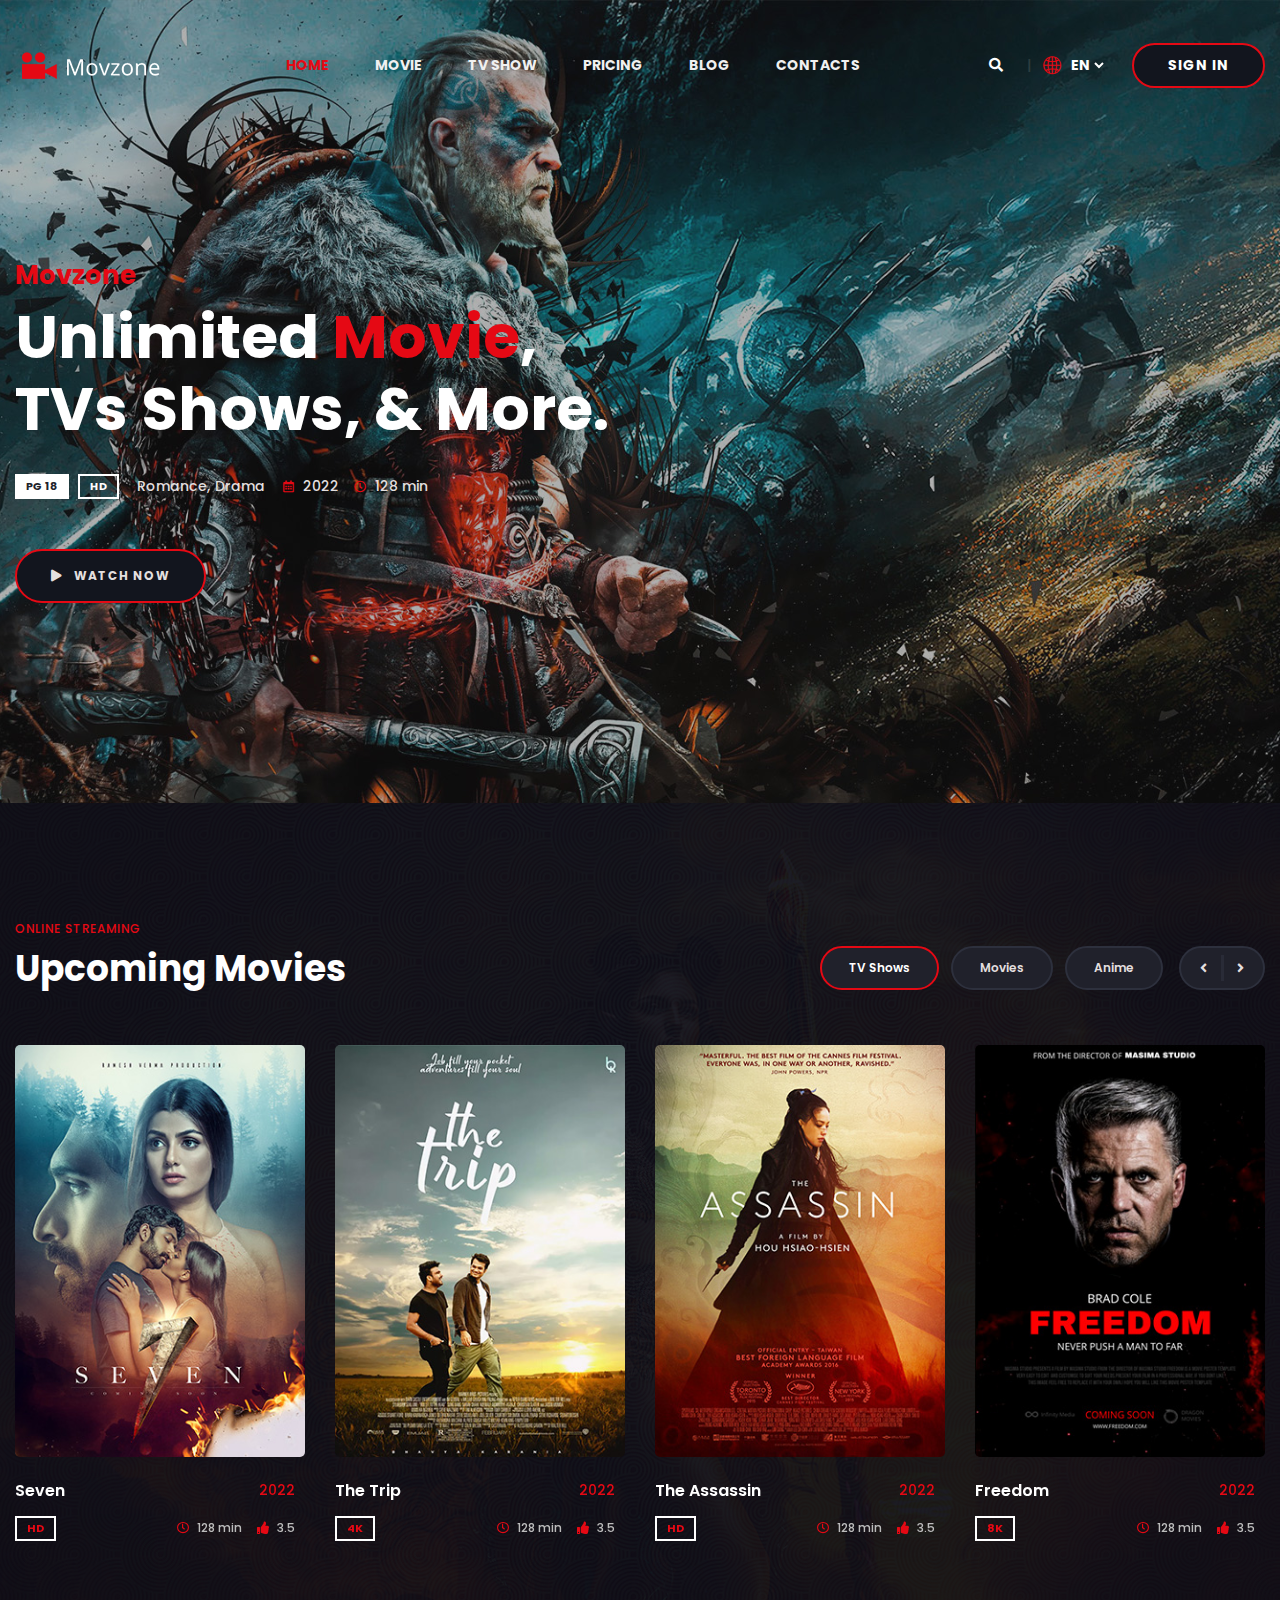
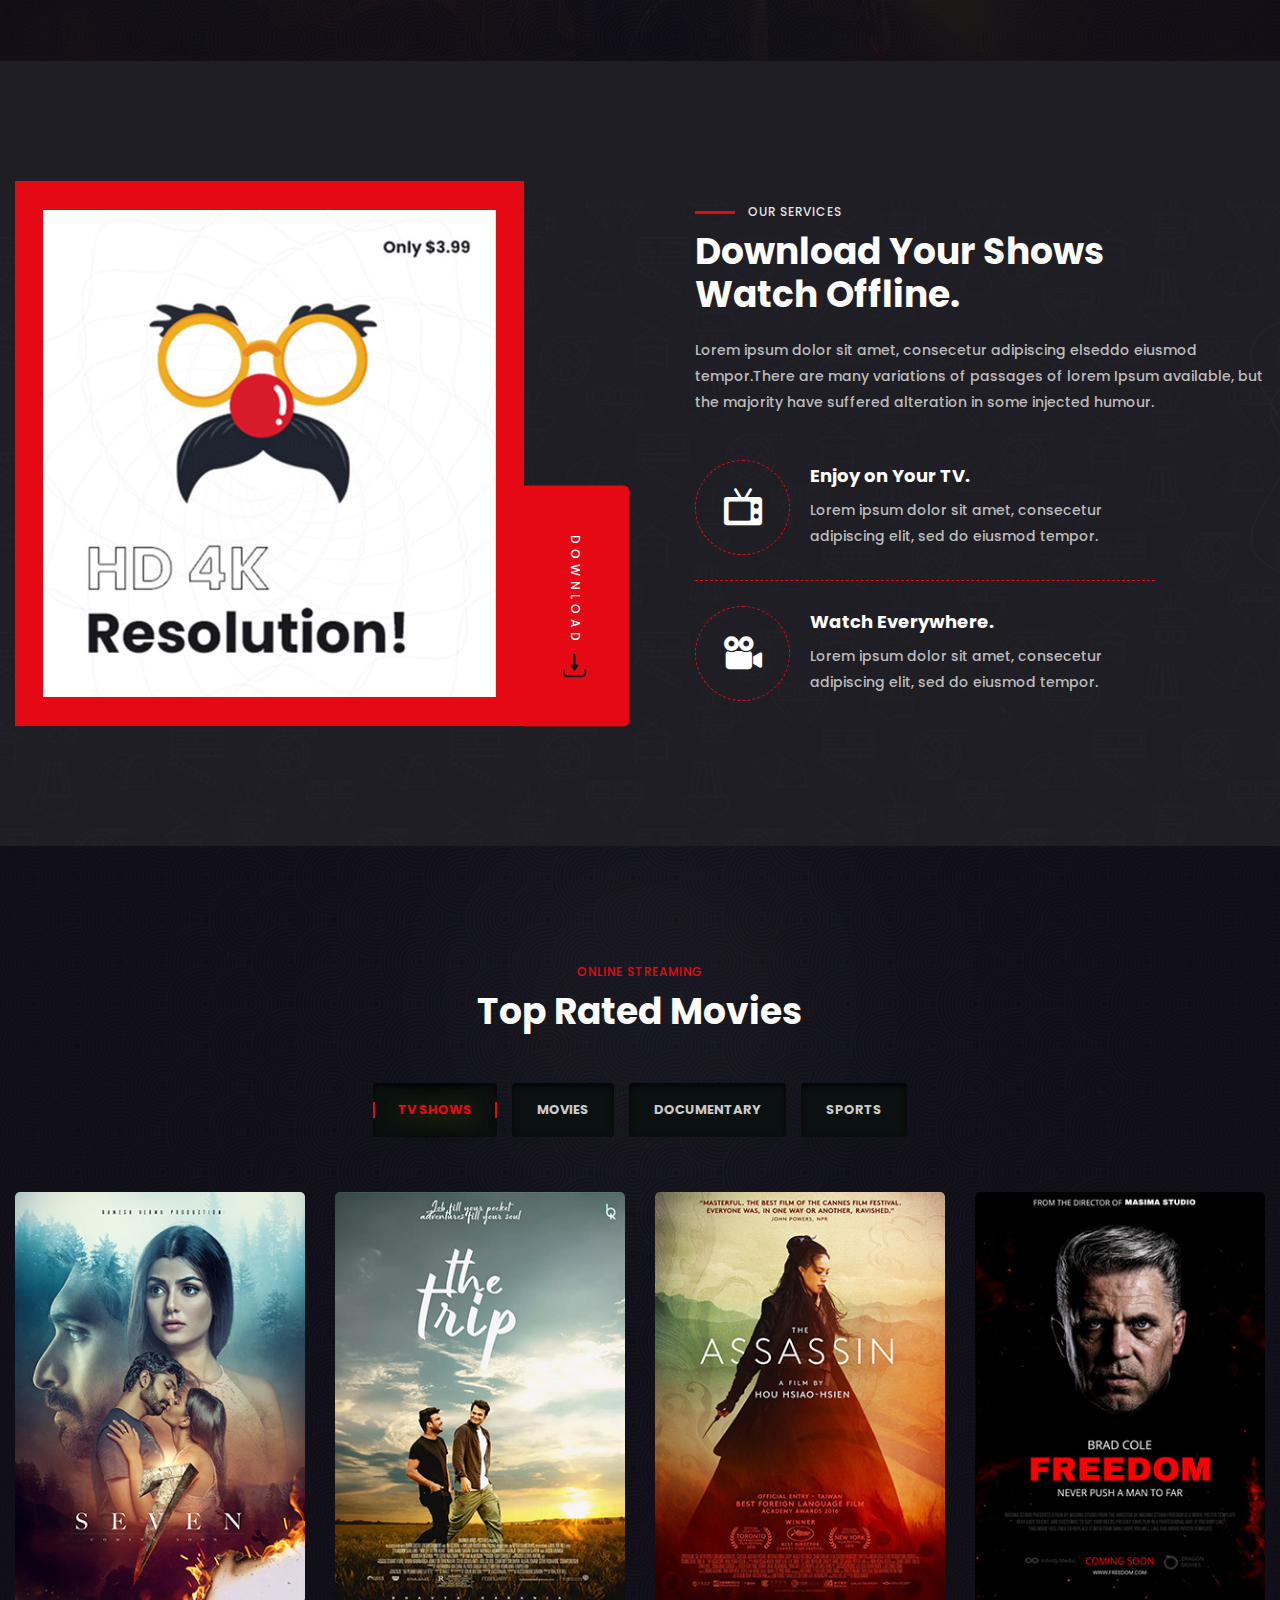
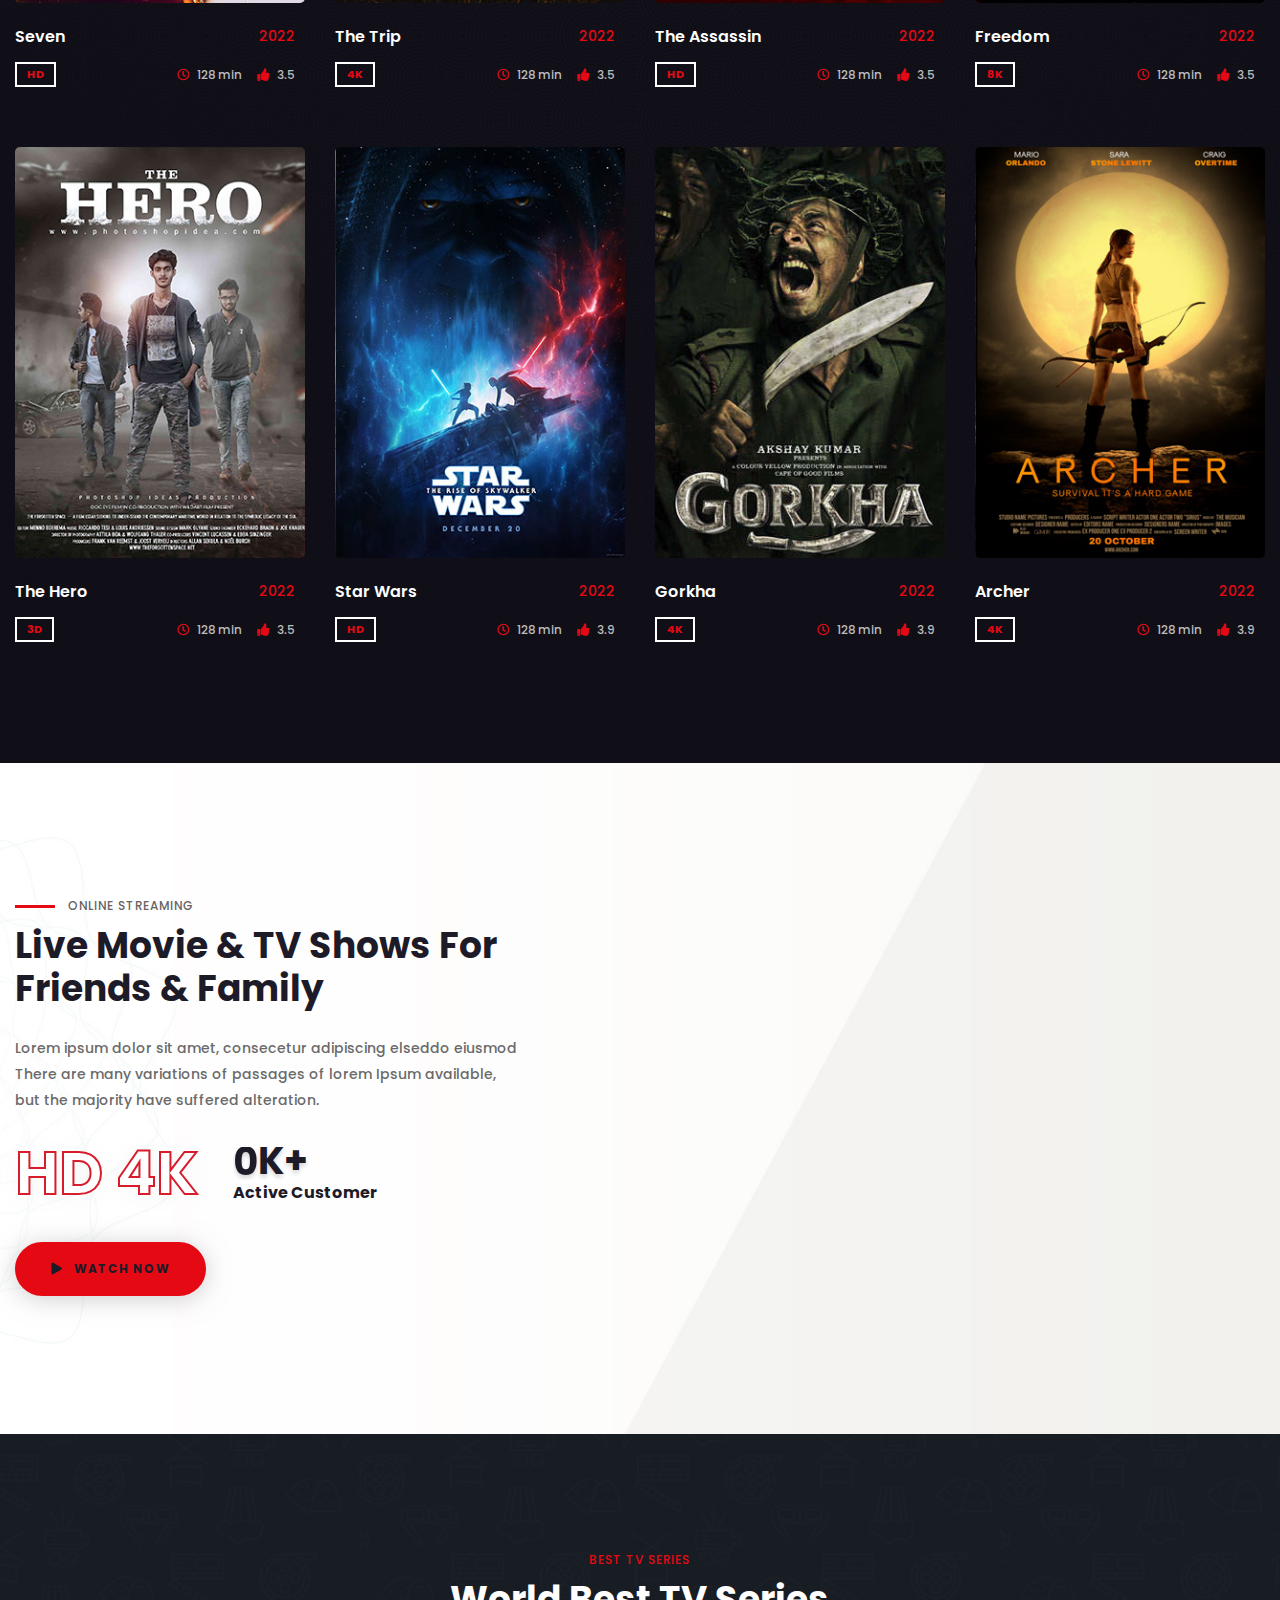
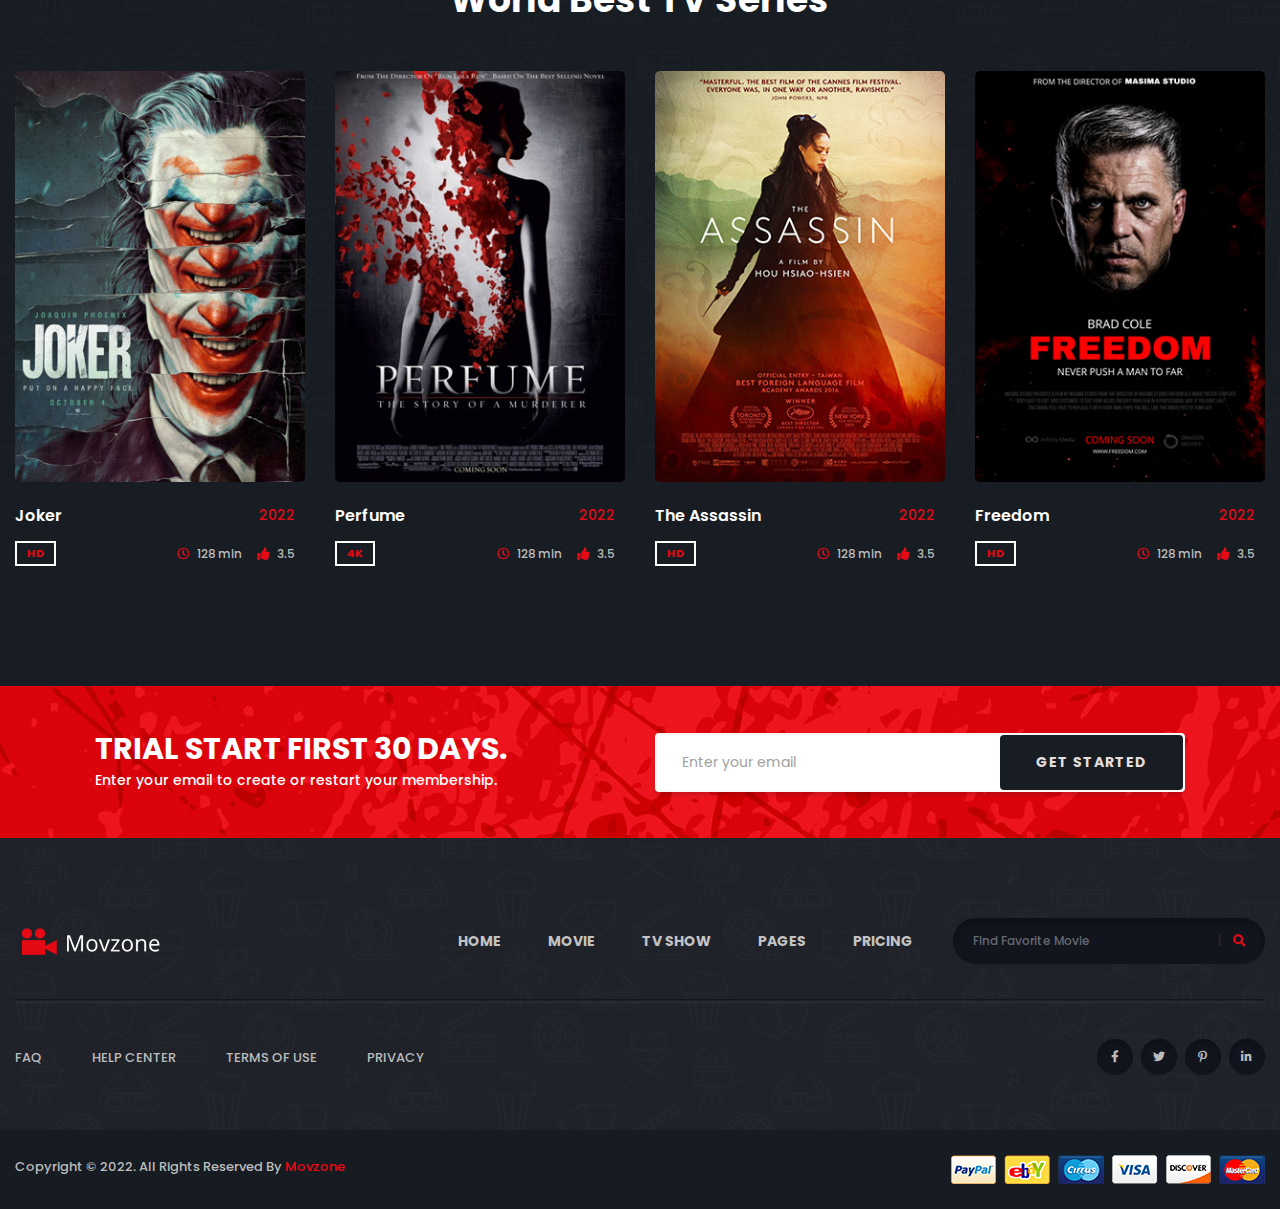
<file: index.html>
<!doctype html>
<html class="no-js" lang="">
    <head>
        <meta charset="utf-8">
        <meta http-equiv="x-ua-compatible" content="ie=edge">
        <title>Movzone - Online Movies & TV Shows Template</title>
        <meta name="description" content="">
        <meta name="viewport" content="width=device-width, initial-scale=1">
        <meta http-equiv="Content-Security-Policy" content="upgrade-insecure-requests">

		<link rel="shortcut icon" type="image/x-icon" href="img/favicon.png">
        <!-- Place favicon.ico in the root directory -->

		<!-- CSS here -->
        <link rel="stylesheet" href="css/bootstrap.min.css">
        <link rel="stylesheet" href="css/animate.min.css">
        <link rel="stylesheet" href="css/magnific-popup.css">
        <link rel="stylesheet" href="css/fontawesome-all.min.css">
        <link rel="stylesheet" href="css/owl.carousel.min.css">
        <link rel="stylesheet" href="css/flaticon.css">
        <link rel="stylesheet" href="css/odometer.css">
        <link rel="stylesheet" href="css/aos.css">
        <link rel="stylesheet" href="css/slick.css">
        <link rel="stylesheet" href="css/default.css">
        <link rel="stylesheet" href="css/style.css">
        <link rel="stylesheet" href="css/responsive.css">
    </head>
    <body>

        <!-- preloader -->
        <div id="preloader">
            <div id="loading-center">
                <div id="loading-center-absolute">
                    <img src="img/preloader.svg" alt="">
                </div>
            </div>
        </div>
        <!-- preloader-end -->

		<!-- Scroll-top -->
        <button class="scroll-top scroll-to-target" data-target="html">
            <i class="fas fa-angle-up"></i>
        </button>
        <!-- Scroll-top-end-->

        <!-- header-area -->
        <header>
            <div id="sticky-header" class="menu-area transparent-header">
                <div class="container custom-container">
                    <div class="row">
                        <div class="col-12">
                            <div class="mobile-nav-toggler"><i class="fas fa-bars"></i></div>
                            <div class="menu-wrap">
                                <nav class="menu-nav show">
                                    <div class="logo">
                                        <a href="index.html">
                                            <img src="img/logo/logo.png" alt="Logo">
                                        </a>
                                    </div>
                                    <div class="navbar-wrap main-menu d-none d-lg-flex">
                                        <ul class="navigation">
                                            <li class="active menu-item-has-children"><a href="#">Home</a>
                                                <ul class="submenu">
                                                    <li class="active"><a href="index.html">Home One</a></li>
                                                    <li><a href="index-2.html">Home Two</a></li>
                                                </ul>
                                            </li>
                                            <li class="menu-item-has-children"><a href="#">Movie</a>
                                                <ul class="submenu">
                                                    <li><a href="movie.html">Movie</a></li>
                                                    <li><a href="movie-details.html">Movie Details</a></li>
                                                </ul>
                                            </li>
                                            <li><a href="tv-show.html">tv show</a></li>
                                            <li><a href="pricing.html">Pricing</a></li>
                                            <li class="menu-item-has-children"><a href="#">blog</a>
                                                <ul class="submenu">
                                                    <li><a href="blog.html">Our Blog</a></li>
                                                    <li><a href="blog-details.html">Blog Details</a></li>
                                                </ul>
                                            </li>
                                            <li><a href="contact.html">contacts</a></li>
                                        </ul>
                                    </div>
                                    <div class="header-action d-none d-md-block">
                                        <ul>
                                            <li class="header-search"><a href="#" data-toggle="modal" data-target="#search-modal"><i class="fas fa-search"></i></a></li>
                                            <li class="header-lang">
                                                <form action="#">
                                                    <div class="icon"><i class="flaticon-globe"></i></div>
                                                    <select id="lang-dropdown">
                                                        <option value="">En</option>
                                                        <option value="">Au</option>
                                                        <option value="">AR</option>
                                                        <option value="">TU</option>
                                                    </select>
                                                </form>
                                            </li>
                                            <li class="header-btn"><a href="#" class="btn">Sign In</a></li>
                                        </ul>
                                    </div>
                                </nav>
                            </div>

                            <!-- Mobile Menu  -->
                            <div class="mobile-menu">
                                <div class="close-btn"><i class="fas fa-times"></i></div>

                                <nav class="menu-box">
                                    <div class="nav-logo"><a href="index.html"><img src="img/logo/logo.png" alt="" title=""></a>
                                    </div>
                                    <div class="menu-outer">
                                        <!--Here Menu Will Come Automatically Via Javascript / Same Menu as in Header-->
                                    </div>
                                    <div class="social-links">
                                        <ul class="clearfix">
                                            <li><a href="#"><span class="fab fa-twitter"></span></a></li>
                                            <li><a href="#"><span class="fab fa-facebook-square"></span></a></li>
                                            <li><a href="#"><span class="fab fa-pinterest-p"></span></a></li>
                                            <li><a href="#"><span class="fab fa-instagram"></span></a></li>
                                            <li><a href="#"><span class="fab fa-youtube"></span></a></li>
                                        </ul>
                                    </div>
                                </nav>
                            </div>
                            <div class="menu-backdrop"></div>
                            <!-- End Mobile Menu -->

                            <!-- Modal Search -->
                            <div class="modal fade" id="search-modal" tabindex="-1" role="dialog" aria-hidden="true">
                                <div class="modal-dialog" role="document">
                                    <div class="modal-content">
                                        <form>
                                            <input type="text" placeholder="Search here...">
                                            <button><i class="fas fa-search"></i></button>
                                        </form>
                                    </div>
                                </div>
                            </div>
                            <!-- Modal Search-end -->

                        </div>
                    </div>
                </div>
            </div>
        </header>
        <!-- header-area-end -->


        <!-- main-area -->
        <main>

            <!-- banner-area -->
            <section class="banner-area banner-bg" data-background="img/banner/banner_bg01.jpg">
                <div class="container custom-container">
                    <div class="row">
                        <div class="col-xl-6 col-lg-8">
                            <div class="banner-content">
                                <h6 class="sub-title wow fadeInUp" data-wow-delay=".2s" data-wow-duration="1.8s">Movzone</h6>
                                <h2 class="title wow fadeInUp" data-wow-delay=".4s" data-wow-duration="1.8s">Unlimited <span>Movie</span>, TVs Shows, & More.</h2>
                                <div class="banner-meta wow fadeInUp" data-wow-delay=".6s" data-wow-duration="1.8s">
                                    <ul>
                                        <li class="quality">
                                            <span>Pg 18</span>
                                            <span>hd</span>
                                        </li>
                                        <li class="category">
                                            <a href="#">Romance,</a>
                                            <a href="#">Drama</a>
                                        </li>
                                        <li class="release-time">
                                            <span><i class="far fa-calendar-alt"></i> 2022</span>
                                            <span><i class="far fa-clock"></i> 128 min</span>
                                        </li>
                                    </ul>
                                </div>
                                <a href="http://www.youtube.com/watch?v=R2gbPxeNk2E" class="banner-btn btn popup-video wow fadeInUp" data-wow-delay=".8s" data-wow-duration="1.8s"><i class="fas fa-play"></i> Watch Now</a>
                            </div>
                        </div>
                    </div>
                </div>
            </section>
            <!-- banner-area-end -->

            <!-- up-coming-movie-area -->
            <section class="ucm-area ucm-bg" data-background="img/bg/ucm_bg.jpg">
                <div class="ucm-bg-shape" data-background="img/bg/ucm_bg_shape.png"></div>
                <div class="container">
                    <div class="row align-items-end mb-55">
                        <div class="col-lg-6">
                            <div class="section-title text-center text-lg-left">
                                <span class="sub-title">ONLINE STREAMING</span>
                                <h2 class="title">Upcoming Movies</h2>
                            </div>
                        </div>
                        <div class="col-lg-6">
                            <div class="ucm-nav-wrap">
                                <ul class="nav nav-tabs" id="myTab" role="tablist">
                                    <li class="nav-item" role="presentation">
                                        <a class="nav-link active" id="tvShow-tab" data-toggle="tab" href="#tvShow" role="tab" aria-controls="tvShow" aria-selected="true">TV Shows</a>
                                    </li>
                                    <li class="nav-item" role="presentation">
                                        <a class="nav-link" id="movies-tab" data-toggle="tab" href="#movies" role="tab" aria-controls="movies" aria-selected="false">Movies</a>
                                    </li>
                                    <li class="nav-item" role="presentation">
                                        <a class="nav-link" id="anime-tab" data-toggle="tab" href="#anime" role="tab" aria-controls="anime" aria-selected="false">Anime</a>
                                    </li>
                                </ul>
                            </div>
                        </div>
                    </div>
                    <div class="tab-content" id="myTabContent">
                        <div class="tab-pane fade show active" id="tvShow" role="tabpanel" aria-labelledby="tvShow-tab">
                            <div class="ucm-active owl-carousel">
                                <div class="movie-item mb-50">
                                    <div class="movie-poster">
                                        <a href="movie-details.html"><img src="img/poster/ucm_poster01.jpg" alt=""></a>
                                    </div>
                                    <div class="movie-content">
                                        <div class="top">
                                            <h5 class="title"><a href="movie-details.html">Seven</a></h5>
                                            <span class="date">2022</span>
                                        </div>
                                        <div class="bottom">
                                            <ul>
                                                <li><span class="quality">hd</span></li>
                                                <li>
                                                    <span class="duration"><i class="far fa-clock"></i> 128 min</span>
                                                    <span class="rating"><i class="fas fa-thumbs-up"></i> 3.5</span>
                                                </li>
                                            </ul>
                                        </div>
                                    </div>
                                </div>
                                <div class="movie-item mb-50">
                                    <div class="movie-poster">
                                        <a href="movie-details.html"><img src="img/poster/ucm_poster02.jpg" alt=""></a>
                                    </div>
                                    <div class="movie-content">
                                        <div class="top">
                                            <h5 class="title"><a href="movie-details.html">The Trip</a></h5>
                                            <span class="date">2022</span>
                                        </div>
                                        <div class="bottom">
                                            <ul>
                                                <li><span class="quality">4k</span></li>
                                                <li>
                                                    <span class="duration"><i class="far fa-clock"></i> 128 min</span>
                                                    <span class="rating"><i class="fas fa-thumbs-up"></i> 3.5</span>
                                                </li>
                                            </ul>
                                        </div>
                                    </div>
                                </div>
                                <div class="movie-item mb-50">
                                    <div class="movie-poster">
                                        <a href="movie-details.html"><img src="img/poster/ucm_poster03.jpg" alt=""></a>
                                    </div>
                                    <div class="movie-content">
                                        <div class="top">
                                            <h5 class="title"><a href="movie-details.html">The Assassin</a></h5>
                                            <span class="date">2022</span>
                                        </div>
                                        <div class="bottom">
                                            <ul>
                                                <li><span class="quality">hd</span></li>
                                                <li>
                                                    <span class="duration"><i class="far fa-clock"></i> 128 min</span>
                                                    <span class="rating"><i class="fas fa-thumbs-up"></i> 3.5</span>
                                                </li>
                                            </ul>
                                        </div>
                                    </div>
                                </div>
                                <div class="movie-item mb-50">
                                    <div class="movie-poster">
                                        <a href="movie-details.html"><img src="img/poster/ucm_poster04.jpg" alt=""></a>
                                    </div>
                                    <div class="movie-content">
                                        <div class="top">
                                            <h5 class="title"><a href="movie-details.html">Freedom</a></h5>
                                            <span class="date">2022</span>
                                        </div>
                                        <div class="bottom">
                                            <ul>
                                                <li><span class="quality">8k</span></li>
                                                <li>
                                                    <span class="duration"><i class="far fa-clock"></i> 128 min</span>
                                                    <span class="rating"><i class="fas fa-thumbs-up"></i> 3.5</span>
                                                </li>
                                            </ul>
                                        </div>
                                    </div>
                                </div>
                                <div class="movie-item mb-50">
                                    <div class="movie-poster">
                                        <a href="movie-details.html"><img src="img/poster/ucm_poster05.jpg" alt=""></a>
                                    </div>
                                    <div class="movie-content">
                                        <div class="top">
                                            <h5 class="title"><a href="movie-details.html">The Hero</a></h5>
                                            <span class="date">2022</span>
                                        </div>
                                        <div class="bottom">
                                            <ul>
                                                <li><span class="quality">hd</span></li>
                                                <li>
                                                    <span class="duration"><i class="far fa-clock"></i> 128 min</span>
                                                    <span class="rating"><i class="fas fa-thumbs-up"></i> 3.5</span>
                                                </li>
                                            </ul>
                                        </div>
                                    </div>
                                </div>
                            </div>
                        </div>
                        <div class="tab-pane fade" id="movies" role="tabpanel" aria-labelledby="movies-tab">
                            <div class="ucm-active owl-carousel">
                                <div class="movie-item mb-50">
                                    <div class="movie-poster">
                                        <a href="movie-details.html"><img src="img/poster/ucm_poster05.jpg" alt=""></a>
                                    </div>
                                    <div class="movie-content">
                                        <div class="top">
                                            <h5 class="title"><a href="movie-details.html">The Hero</a></h5>
                                            <span class="date">2022</span>
                                        </div>
                                        <div class="bottom">
                                            <ul>
                                                <li><span class="quality">hd</span></li>
                                                <li>
                                                    <span class="duration"><i class="far fa-clock"></i> 128 min</span>
                                                    <span class="rating"><i class="fas fa-thumbs-up"></i> 3.5</span>
                                                </li>
                                            </ul>
                                        </div>
                                    </div>
                                </div>
                                <div class="movie-item mb-50">
                                    <div class="movie-poster">
                                        <a href="movie-details.html"><img src="img/poster/ucm_poster06.jpg" alt=""></a>
                                    </div>
                                    <div class="movie-content">
                                        <div class="top">
                                            <h5 class="title"><a href="movie-details.html">Star Wars</a></h5>
                                            <span class="date">2022</span>
                                        </div>
                                        <div class="bottom">
                                            <ul>
                                                <li><span class="quality">4k</span></li>
                                                <li>
                                                    <span class="duration"><i class="far fa-clock"></i> 128 min</span>
                                                    <span class="rating"><i class="fas fa-thumbs-up"></i> 3.5</span>
                                                </li>
                                            </ul>
                                        </div>
                                    </div>
                                </div>
                                <div class="movie-item mb-50">
                                    <div class="movie-poster">
                                        <a href="movie-details.html"><img src="img/poster/ucm_poster07.jpg" alt=""></a>
                                    </div>
                                    <div class="movie-content">
                                        <div class="top">
                                            <h5 class="title"><a href="movie-details.html">Gorkha</a></h5>
                                            <span class="date">2022</span>
                                        </div>
                                        <div class="bottom">
                                            <ul>
                                                <li><span class="quality">hd</span></li>
                                                <li>
                                                    <span class="duration"><i class="far fa-clock"></i> 128 min</span>
                                                    <span class="rating"><i class="fas fa-thumbs-up"></i> 3.5</span>
                                                </li>
                                            </ul>
                                        </div>
                                    </div>
                                </div>
                                <div class="movie-item mb-50">
                                    <div class="movie-poster">
                                        <a href="movie-details.html"><img src="img/poster/ucm_poster08.jpg" alt=""></a>
                                    </div>
                                    <div class="movie-content">
                                        <div class="top">
                                            <h5 class="title"><a href="movie-details.html">Archer</a></h5>
                                            <span class="date">2022</span>
                                        </div>
                                        <div class="bottom">
                                            <ul>
                                                <li><span class="quality">4k</span></li>
                                                <li>
                                                    <span class="duration"><i class="far fa-clock"></i> 128 min</span>
                                                    <span class="rating"><i class="fas fa-thumbs-up"></i> 3.5</span>
                                                </li>
                                            </ul>
                                        </div>
                                    </div>
                                </div>
                                <div class="movie-item mb-50">
                                    <div class="movie-poster">
                                        <a href="movie-details.html"><img src="img/poster/ucm_poster03.jpg" alt=""></a>
                                    </div>
                                    <div class="movie-content">
                                        <div class="top">
                                            <h5 class="title"><a href="movie-details.html">The Dog Woof</a></h5>
                                            <span class="date">2022</span>
                                        </div>
                                        <div class="bottom">
                                            <ul>
                                                <li><span class="quality">hd</span></li>
                                                <li>
                                                    <span class="duration"><i class="far fa-clock"></i> 128 min</span>
                                                    <span class="rating"><i class="fas fa-thumbs-up"></i> 3.5</span>
                                                </li>
                                            </ul>
                                        </div>
                                    </div>
                                </div>
                            </div>
                        </div>
                        <div class="tab-pane fade" id="anime" role="tabpanel" aria-labelledby="anime-tab">
                            <div class="ucm-active owl-carousel">
                                <div class="movie-item mb-50">
                                    <div class="movie-poster">
                                        <a href="movie-details.html"><img src="img/poster/ucm_poster01.jpg" alt=""></a>
                                    </div>
                                    <div class="movie-content">
                                        <div class="top">
                                            <h5 class="title"><a href="movie-details.html">Women's Day</a></h5>
                                            <span class="date">2022</span>
                                        </div>
                                        <div class="bottom">
                                            <ul>
                                                <li><span class="quality">hd</span></li>
                                                <li>
                                                    <span class="duration"><i class="far fa-clock"></i> 128 min</span>
                                                    <span class="rating"><i class="fas fa-thumbs-up"></i> 3.5</span>
                                                </li>
                                            </ul>
                                        </div>
                                    </div>
                                </div>
                                <div class="movie-item mb-50">
                                    <div class="movie-poster">
                                        <a href="movie-details.html"><img src="img/poster/ucm_poster02.jpg" alt=""></a>
                                    </div>
                                    <div class="movie-content">
                                        <div class="top">
                                            <h5 class="title"><a href="movie-details.html">The Perfect Match</a></h5>
                                            <span class="date">2022</span>
                                        </div>
                                        <div class="bottom">
                                            <ul>
                                                <li><span class="quality">4k</span></li>
                                                <li>
                                                    <span class="duration"><i class="far fa-clock"></i> 128 min</span>
                                                    <span class="rating"><i class="fas fa-thumbs-up"></i> 3.5</span>
                                                </li>
                                            </ul>
                                        </div>
                                    </div>
                                </div>
                                <div class="movie-item mb-50">
                                    <div class="movie-poster">
                                        <a href="movie-details.html"><img src="img/poster/ucm_poster03.jpg" alt=""></a>
                                    </div>
                                    <div class="movie-content">
                                        <div class="top">
                                            <h5 class="title"><a href="movie-details.html">The Dog Woof</a></h5>
                                            <span class="date">2022</span>
                                        </div>
                                        <div class="bottom">
                                            <ul>
                                                <li><span class="quality">hd</span></li>
                                                <li>
                                                    <span class="duration"><i class="far fa-clock"></i> 128 min</span>
                                                    <span class="rating"><i class="fas fa-thumbs-up"></i> 3.5</span>
                                                </li>
                                            </ul>
                                        </div>
                                    </div>
                                </div>
                                <div class="movie-item mb-50">
                                    <div class="movie-poster">
                                        <a href="movie-details.html"><img src="img/poster/ucm_poster04.jpg" alt=""></a>
                                    </div>
                                    <div class="movie-content">
                                        <div class="top">
                                            <h5 class="title"><a href="movie-details.html">The Easy Reach</a></h5>
                                            <span class="date">2022</span>
                                        </div>
                                        <div class="bottom">
                                            <ul>
                                                <li><span class="quality">8k</span></li>
                                                <li>
                                                    <span class="duration"><i class="far fa-clock"></i> 128 min</span>
                                                    <span class="rating"><i class="fas fa-thumbs-up"></i> 3.5</span>
                                                </li>
                                            </ul>
                                        </div>
                                    </div>
                                </div>
                                <div class="movie-item mb-50">
                                    <div class="movie-poster">
                                        <a href="movie-details.html"><img src="img/poster/ucm_poster05.jpg" alt=""></a>
                                    </div>
                                    <div class="movie-content">
                                        <div class="top">
                                            <h5 class="title"><a href="movie-details.html">The Cooking</a></h5>
                                            <span class="date">2022</span>
                                        </div>
                                        <div class="bottom">
                                            <ul>
                                                <li><span class="quality">hd</span></li>
                                                <li>
                                                    <span class="duration"><i class="far fa-clock"></i> 128 min</span>
                                                    <span class="rating"><i class="fas fa-thumbs-up"></i> 3.5</span>
                                                </li>
                                            </ul>
                                        </div>
                                    </div>
                                </div>
                            </div>
                        </div>
                    </div>
                </div>
            </section>
            <!-- up-coming-movie-area-end -->

            <!-- services-area -->
            <section class="services-area services-bg" data-background="img/bg/services_bg.jpg">
                <div class="container">
                    <div class="row align-items-center">
                        <div class="col-lg-6">
                            <div class="services-img-wrap">
                                <img src="img/images/services_img.jpg" alt="">
                                <a href="img/images/services_img.jpg" class="download-btn" download>Download <img src="fonts/download.svg" alt=""></a>
                            </div>
                        </div>
                        <div class="col-lg-6">
                            <div class="services-content-wrap">
                                <div class="section-title title-style-two mb-20">
                                    <span class="sub-title">Our Services</span>
                                    <h2 class="title">Download Your Shows Watch Offline.</h2>
                                </div>
                                <p>Lorem ipsum dolor sit amet, consecetur adipiscing elseddo eiusmod tempor.There are many variations of passages of lorem
                                Ipsum available, but the majority have suffered alteration in some injected humour.</p>
                                <div class="services-list">
                                    <ul>
                                        <li>
                                            <div class="icon">
                                                <i class="flaticon-television"></i>
                                            </div>
                                            <div class="content">
                                                <h5>Enjoy on Your TV.</h5>
                                                <p>Lorem ipsum dolor sit amet, consecetur adipiscing elit, sed do eiusmod tempor.</p>
                                            </div>
                                        </li>
                                        <li>
                                            <div class="icon">
                                                <i class="flaticon-video-camera"></i>
                                            </div>
                                            <div class="content">
                                                <h5>Watch Everywhere.</h5>
                                                <p>Lorem ipsum dolor sit amet, consecetur adipiscing elit, sed do eiusmod tempor.</p>
                                            </div>
                                        </li>
                                    </ul>
                                </div>
                            </div>
                        </div>
                    </div>
                </div>
            </section>
            <!-- services-area-end -->

            <!-- top-rated-movie -->
            <section class="top-rated-movie tr-movie-bg" data-background="img/bg/tr_movies_bg.jpg">
                <div class="container">
                    <div class="row justify-content-center">
                        <div class="col-lg-8">
                            <div class="section-title text-center mb-50">
                                <span class="sub-title">ONLINE STREAMING</span>
                                <h2 class="title">Top Rated Movies</h2>
                            </div>
                        </div>
                    </div>
                    <div class="row justify-content-center">
                        <div class="col-lg-8">
                            <div class="tr-movie-menu-active text-center">
                                <button class="active" data-filter="*">TV Shows</button>
                                <button class="" data-filter=".cat-one">Movies</button>
                                <button class="" data-filter=".cat-two">documentary</button>
                                <button class="" data-filter=".cat-three">sports</button>
                            </div>
                        </div>
                    </div>
                    <div class="row tr-movie-active">
                        <div class="col-xl-3 col-lg-4 col-sm-6 grid-item grid-sizer cat-two">
                            <div class="movie-item mb-60">
                                <div class="movie-poster">
                                    <a href="movie-details.html"><img src="img/poster/ucm_poster01.jpg" alt=""></a>
                                </div>
                                <div class="movie-content">
                                    <div class="top">
                                        <h5 class="title"><a href="movie-details.html">Seven</a></h5>
                                        <span class="date">2022</span>
                                    </div>
                                    <div class="bottom">
                                        <ul>
                                            <li><span class="quality">hd</span></li>
                                            <li>
                                                <span class="duration"><i class="far fa-clock"></i> 128 min</span>
                                                <span class="rating"><i class="fas fa-thumbs-up"></i> 3.5</span>
                                            </li>
                                        </ul>
                                    </div>
                                </div>
                            </div>
                        </div>
                        <div class="col-xl-3 col-lg-4 col-sm-6 grid-item grid-sizer cat-one cat-three">
                            <div class="movie-item mb-60">
                                <div class="movie-poster">
                                    <a href="movie-details.html"><img src="img/poster/ucm_poster02.jpg" alt=""></a>
                                </div>
                                <div class="movie-content">
                                    <div class="top">
                                        <h5 class="title"><a href="movie-details.html">The Trip</a></h5>
                                        <span class="date">2022</span>
                                    </div>
                                    <div class="bottom">
                                        <ul>
                                            <li><span class="quality">4k</span></li>
                                            <li>
                                                <span class="duration"><i class="far fa-clock"></i> 128 min</span>
                                                <span class="rating"><i class="fas fa-thumbs-up"></i> 3.5</span>
                                            </li>
                                        </ul>
                                    </div>
                                </div>
                            </div>
                        </div>
                        <div class="col-xl-3 col-lg-4 col-sm-6 grid-item grid-sizer cat-two">
                            <div class="movie-item mb-60">
                                <div class="movie-poster">
                                    <a href="movie-details.html"><img src="img/poster/ucm_poster03.jpg" alt=""></a>
                                </div>
                                <div class="movie-content">
                                    <div class="top">
                                        <h5 class="title"><a href="movie-details.html">The Assassin</a></h5>
                                        <span class="date">2022</span>
                                    </div>
                                    <div class="bottom">
                                        <ul>
                                            <li><span class="quality">hd</span></li>
                                            <li>
                                                <span class="duration"><i class="far fa-clock"></i> 128 min</span>
                                                <span class="rating"><i class="fas fa-thumbs-up"></i> 3.5</span>
                                            </li>
                                        </ul>
                                    </div>
                                </div>
                            </div>
                        </div>
                        <div class="col-xl-3 col-lg-4 col-sm-6 grid-item grid-sizer cat-one cat-three">
                            <div class="movie-item mb-60">
                                <div class="movie-poster">
                                    <a href="movie-details.html"><img src="img/poster/ucm_poster04.jpg" alt=""></a>
                                </div>
                                <div class="movie-content">
                                    <div class="top">
                                        <h5 class="title"><a href="movie-details.html">Freedom</a></h5>
                                        <span class="date">2022</span>
                                    </div>
                                    <div class="bottom">
                                        <ul>
                                            <li><span class="quality">8K</span></li>
                                            <li>
                                                <span class="duration"><i class="far fa-clock"></i> 128 min</span>
                                                <span class="rating"><i class="fas fa-thumbs-up"></i> 3.5</span>
                                            </li>
                                        </ul>
                                    </div>
                                </div>
                            </div>
                        </div>
                        <div class="col-xl-3 col-lg-4 col-sm-6 grid-item grid-sizer cat-two">
                            <div class="movie-item mb-60">
                                <div class="movie-poster">
                                    <a href="movie-details.html"><img src="img/poster/ucm_poster05.jpg" alt=""></a>
                                </div>
                                <div class="movie-content">
                                    <div class="top">
                                        <h5 class="title"><a href="movie-details.html">The Hero</a></h5>
                                        <span class="date">2022</span>
                                    </div>
                                    <div class="bottom">
                                        <ul>
                                            <li><span class="quality">3D</span></li>
                                            <li>
                                                <span class="duration"><i class="far fa-clock"></i> 128 min</span>
                                                <span class="rating"><i class="fas fa-thumbs-up"></i> 3.5</span>
                                            </li>
                                        </ul>
                                    </div>
                                </div>
                            </div>
                        </div>
                        <div class="col-xl-3 col-lg-4 col-sm-6 grid-item grid-sizer cat-one cat-three">
                            <div class="movie-item mb-60">
                                <div class="movie-poster">
                                    <a href="movie-details.html"><img src="img/poster/ucm_poster06.jpg" alt=""></a>
                                </div>
                                <div class="movie-content">
                                    <div class="top">
                                        <h5 class="title"><a href="movie-details.html">Star Wars</a></h5>
                                        <span class="date">2022</span>
                                    </div>
                                    <div class="bottom">
                                        <ul>
                                            <li><span class="quality">hd</span></li>
                                            <li>
                                                <span class="duration"><i class="far fa-clock"></i> 128 min</span>
                                                <span class="rating"><i class="fas fa-thumbs-up"></i> 3.9</span>
                                            </li>
                                        </ul>
                                    </div>
                                </div>
                            </div>
                        </div>
                        <div class="col-xl-3 col-lg-4 col-sm-6 grid-item grid-sizer cat-two">
                            <div class="movie-item mb-60">
                                <div class="movie-poster">
                                    <a href="movie-details.html"><img src="img/poster/ucm_poster07.jpg" alt=""></a>
                                </div>
                                <div class="movie-content">
                                    <div class="top">
                                        <h5 class="title"><a href="movie-details.html">Gorkha</a></h5>
                                        <span class="date">2022</span>
                                    </div>
                                    <div class="bottom">
                                        <ul>
                                            <li><span class="quality">4K</span></li>
                                            <li>
                                                <span class="duration"><i class="far fa-clock"></i> 128 min</span>
                                                <span class="rating"><i class="fas fa-thumbs-up"></i> 3.9</span>
                                            </li>
                                        </ul>
                                    </div>
                                </div>
                            </div>
                        </div>
                        <div class="col-xl-3 col-lg-4 col-sm-6 grid-item grid-sizer cat-one cat-three">
                            <div class="movie-item mb-60">
                                <div class="movie-poster">
                                    <a href="movie-details.html"><img src="img/poster/ucm_poster08.jpg" alt=""></a>
                                </div>
                                <div class="movie-content">
                                    <div class="top">
                                        <h5 class="title"><a href="movie-details.html">Archer</a></h5>
                                        <span class="date">2022</span>
                                    </div>
                                    <div class="bottom">
                                        <ul>
                                            <li><span class="quality">4K</span></li>
                                            <li>
                                                <span class="duration"><i class="far fa-clock"></i> 128 min</span>
                                                <span class="rating"><i class="fas fa-thumbs-up"></i> 3.9</span>
                                            </li>
                                        </ul>
                                    </div>
                                </div>
                            </div>
                        </div>
                    </div>
                </div>
            </section>
            <!-- top-rated-movie-end -->

            <!-- live-area -->
            <section class="live-area live-bg fix" data-background="img/bg/live_bg.jpg">
                <div class="container">
                    <div class="row align-items-center">
                        <div class="col-xl-5 col-lg-6">
                            <div class="section-title title-style-two mb-25">
                                <span class="sub-title">ONLINE STREAMING</span>
                                <h2 class="title">Live Movie & TV Shows For Friends & Family</h2>
                            </div>
                            <div class="live-movie-content">
                                <p>Lorem ipsum dolor sit amet, consecetur adipiscing elseddo eiusmod There are many variations of passages of lorem Ipsum
                                available, but the majority have suffered alteration.</p>
                                <div class="live-fact-wrap">
                                    <div class="resolution">
                                        <h2>HD 4K</h2>
                                    </div>
                                    <div class="active-customer">
                                        <h4><span class="odometer" data-count="20"></span>K+</h4>
                                        <p>Active Customer</p>
                                    </div>
                                </div>
                                <a href="https://www.youtube.com/watch?v=R2gbPxeNk2E" class="btn popup-video"><i class="fas fa-play"></i> Watch Now</a>
                            </div>
                        </div>
                        <div class="col-xl-7 col-lg-6">
                            <div class="live-movie-img wow fadeInRight" data-wow-delay=".2s" data-wow-duration="1.8s">
                                <img src="img/images/live_img.png" alt="">
                            </div>
                        </div>
                    </div>
                </div>
            </section>
            <!-- live-area-end -->

            <!-- tv-series-area -->
            <section class="tv-series-area tv-series-bg" data-background="img/bg/tv_series_bg.jpg">
                <div class="container">
                    <div class="row justify-content-center">
                        <div class="col-lg-8">
                            <div class="section-title text-center mb-50">
                                <span class="sub-title">Best TV Series</span>
                                <h2 class="title">World Best TV Series</h2>
                            </div>
                        </div>
                    </div>
                    <div class="row justify-content-center">
                        <div class="col-xl-3 col-lg-4 col-sm-6">
                            <div class="movie-item mb-50">
                                <div class="movie-poster">
                                    <a href="movie-details.html"><img src="img/poster/ucm_poster09.jpg" alt=""></a>
                                </div>
                                <div class="movie-content">
                                    <div class="top">
                                        <h5 class="title"><a href="movie-details.html">Joker</a></h5>
                                        <span class="date">2022</span>
                                    </div>
                                    <div class="bottom">
                                        <ul>
                                            <li><span class="quality">hd</span></li>
                                            <li>
                                                <span class="duration"><i class="far fa-clock"></i> 128 min</span>
                                                <span class="rating"><i class="fas fa-thumbs-up"></i> 3.5</span>
                                            </li>
                                        </ul>
                                    </div>
                                </div>
                            </div>
                        </div>
                        <div class="col-xl-3 col-lg-4 col-sm-6">
                            <div class="movie-item mb-50">
                                <div class="movie-poster">
                                    <a href="movie-details.html"><img src="img/poster/ucm_poster10.jpg" alt=""></a>
                                </div>
                                <div class="movie-content">
                                    <div class="top">
                                        <h5 class="title"><a href="movie-details.html">Perfume</a></h5>
                                        <span class="date">2022</span>
                                    </div>
                                    <div class="bottom">
                                        <ul>
                                            <li><span class="quality">4k</span></li>
                                            <li>
                                                <span class="duration"><i class="far fa-clock"></i> 128 min</span>
                                                <span class="rating"><i class="fas fa-thumbs-up"></i> 3.5</span>
                                            </li>
                                        </ul>
                                    </div>
                                </div>
                            </div>
                        </div>
                        <div class="col-xl-3 col-lg-4 col-sm-6">
                            <div class="movie-item mb-50">
                                <div class="movie-poster">
                                    <a href="movie-details.html"><img src="img/poster/ucm_poster03.jpg" alt=""></a>
                                </div>
                                <div class="movie-content">
                                    <div class="top">
                                        <h5 class="title"><a href="movie-details.html">The Assassin</a></h5>
                                        <span class="date">2022</span>
                                    </div>
                                    <div class="bottom">
                                        <ul>
                                            <li><span class="quality">hd</span></li>
                                            <li>
                                                <span class="duration"><i class="far fa-clock"></i> 128 min</span>
                                                <span class="rating"><i class="fas fa-thumbs-up"></i> 3.5</span>
                                            </li>
                                        </ul>
                                    </div>
                                </div>
                            </div>
                        </div>
                        <div class="col-xl-3 col-lg-4 col-sm-6">
                            <div class="movie-item mb-50">
                                <div class="movie-poster">
                                    <a href="movie-details.html"><img src="img/poster/ucm_poster04.jpg" alt=""></a>
                                </div>
                                <div class="movie-content">
                                    <div class="top">
                                        <h5 class="title"><a href="movie-details.html">Freedom</a></h5>
                                        <span class="date">2022</span>
                                    </div>
                                    <div class="bottom">
                                        <ul>
                                            <li><span class="quality">hd</span></li>
                                            <li>
                                                <span class="duration"><i class="far fa-clock"></i> 128 min</span>
                                                <span class="rating"><i class="fas fa-thumbs-up"></i> 3.5</span>
                                            </li>
                                        </ul>
                                    </div>
                                </div>
                            </div>
                        </div>
                    </div>
                </div>
            </section>
            <!-- tv-series-area-end -->

            <!-- newsletter-area -->
            <section class="newsletter-area newsletter-bg" data-background="img/bg/newsletter_bg.jpg">
                <div class="container">
                    <div class="newsletter-inner-wrap">
                        <div class="row align-items-center">
                            <div class="col-lg-6">
                                <div class="newsletter-content">
                                    <h4>Trial Start First 30 Days.</h4>
                                    <p>Enter your email to create or restart your membership.</p>
                                </div>
                            </div>
                            <div class="col-lg-6">
                                <form action="#" class="newsletter-form">
                                    <input type="email" required placeholder="Enter your email">
                                    <button class="btn">get started</button>
                                </form>
                            </div>
                        </div>
                    </div>
                </div>
            </section>
            <!-- newsletter-area-end -->

        </main>
        <!-- main-area-end -->


        <!-- footer-area -->
        <footer>
            <div class="footer-top-wrap">
                <div class="container">
                    <div class="footer-menu-wrap">
                        <div class="row align-items-center">
                            <div class="col-lg-3">
                                <div class="footer-logo">
                                    <a href="index.html"><img src="img/logo/logo.png" alt=""></a>
                                </div>
                            </div>
                            <div class="col-lg-9">
                                <div class="footer-menu">
                                    <nav>
                                        <ul class="navigation">
                                            <li><a href="index.html">Home</a></li>
                                            <li><a href="index.html">Movie</a></li>
                                            <li><a href="index.html">tv show</a></li>
                                            <li><a href="index.html">pages</a></li>
                                            <li><a href="pricing.html">Pricing</a></li>
                                        </ul>
                                        <div class="footer-search">
                                            <form action="#">
                                                <input type="text" placeholder="Find Favorite Movie">
                                                <button><i class="fas fa-search"></i></button>
                                            </form>
                                        </div>
                                    </nav>
                                </div>
                            </div>
                        </div>
                    </div>
                    <div class="footer-quick-link-wrap">
                        <div class="row align-items-center">
                            <div class="col-md-7">
                                <div class="quick-link-list">
                                    <ul>
                                        <li><a href="#">FAQ</a></li>
                                        <li><a href="#">Help Center</a></li>
                                        <li><a href="#">Terms of Use</a></li>
                                        <li><a href="#">Privacy</a></li>
                                    </ul>
                                </div>
                            </div>
                            <div class="col-md-5">
                                <div class="footer-social">
                                    <ul>
                                        <li><a href="#"><i class="fab fa-facebook-f"></i></a></li>
                                        <li><a href="#"><i class="fab fa-twitter"></i></a></li>
                                        <li><a href="#"><i class="fab fa-pinterest-p"></i></a></li>
                                        <li><a href="#"><i class="fab fa-linkedin-in"></i></a></li>
                                    </ul>
                                </div>
                            </div>
                        </div>
                    </div>
                </div>
            </div>
            <div class="copyright-wrap">
                <div class="container">
                    <div class="row">
                        <div class="col-lg-6 col-md-6">
                            <div class="copyright-text">
                                <p>Copyright &copy; 2022. All Rights Reserved By <a href="index.html">Movzone</a></p>
                            </div>
                        </div>
                        <div class="col-lg-6 col-md-6">
                            <div class="payment-method-img text-center text-md-right">
                                <img src="img/images/card_img.png" alt="img">
                            </div>
                        </div>
                    </div>
                </div>
            </div>
        </footer>
        <!-- footer-area-end -->





		<!-- JS here -->
        <script src="js/vendor/jquery-3.6.0.min.js"></script>
        <script src="js/popper.min.js"></script>
        <script src="js/bootstrap.min.js"></script>
        <script src="js/isotope.pkgd.min.js"></script>
        <script src="js/imagesloaded.pkgd.min.js"></script>
        <script src="js/jquery.magnific-popup.min.js"></script>
        <script src="js/owl.carousel.min.js"></script>
        <script src="js/jquery.odometer.min.js"></script>
        <script src="js/jquery.appear.js"></script>
        <script src="js/slick.min.js"></script>
        <script src="js/ajax-form.js"></script>
        <script src="js/wow.min.js"></script>
        <script src="js/aos.js"></script>
        <script src="js/plugins.js"></script>
        <script src="js/main.js"></script>
    </body>
</html>
</file>
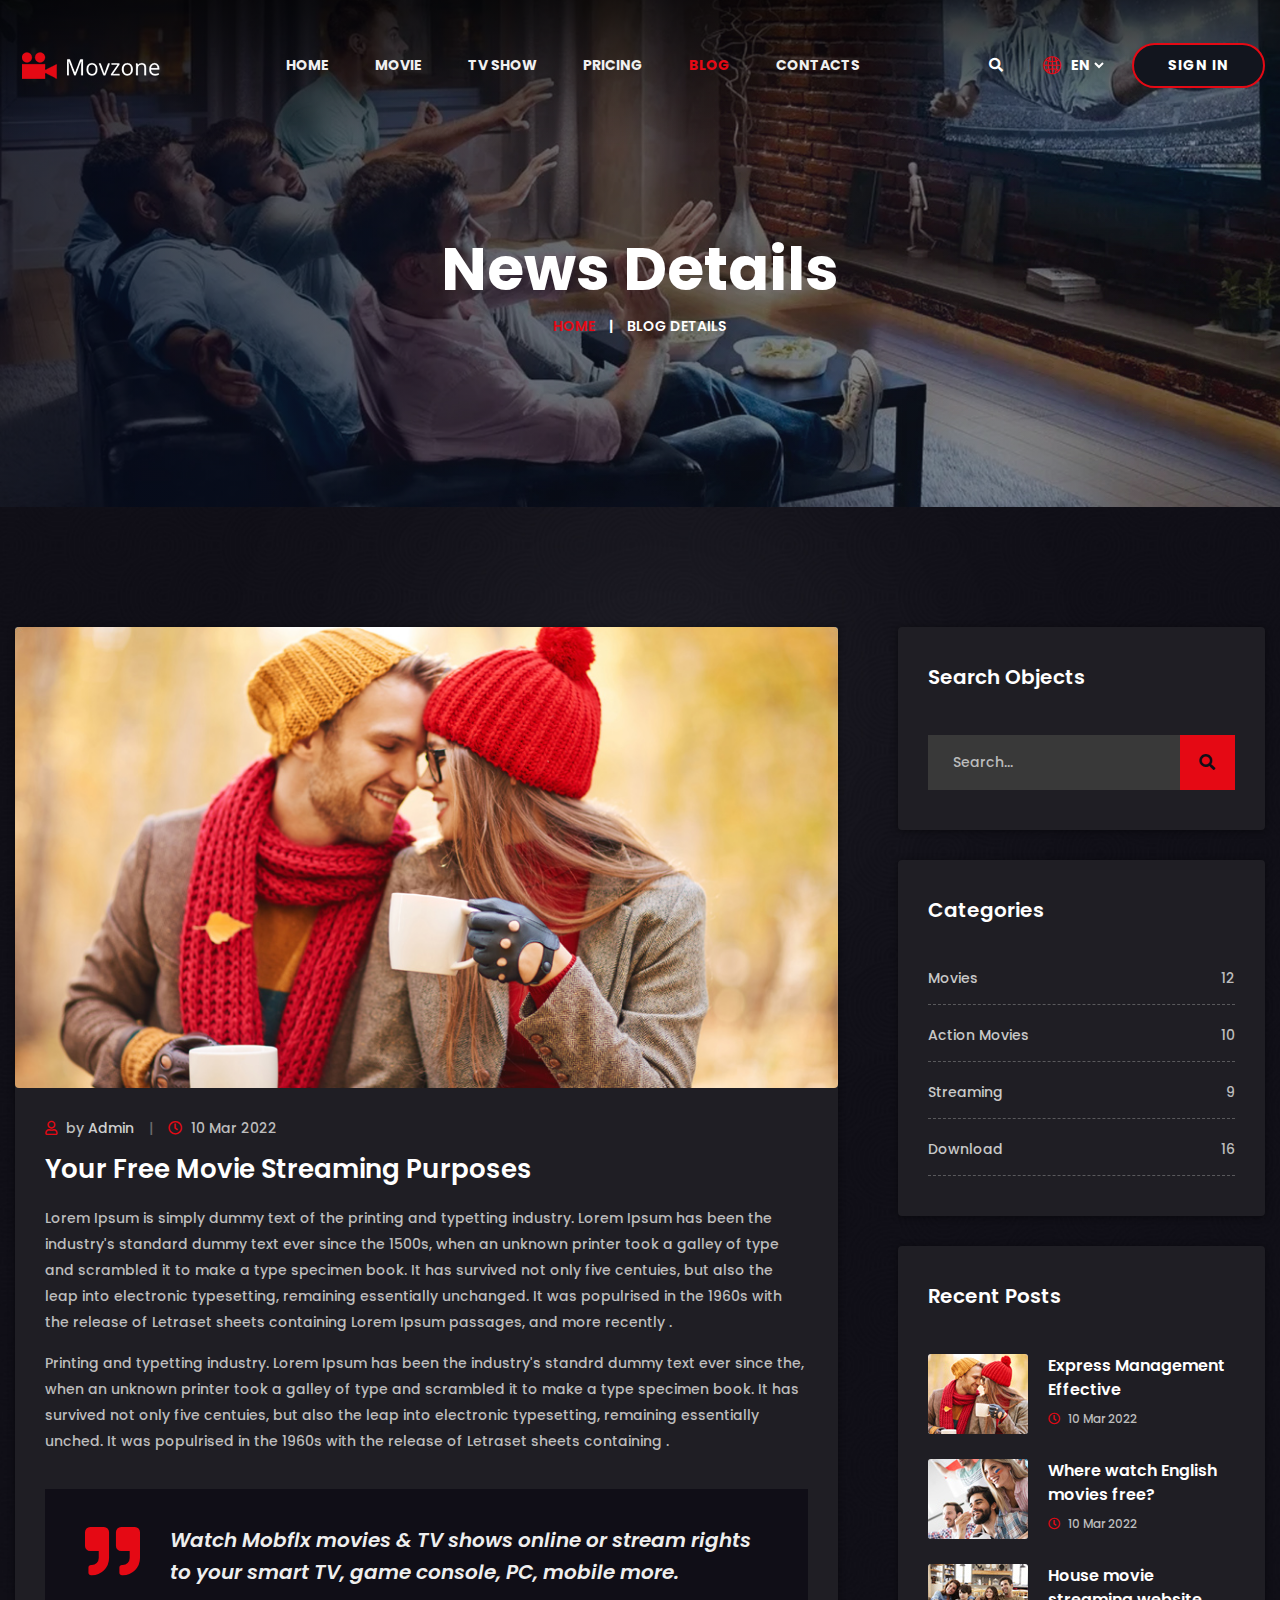
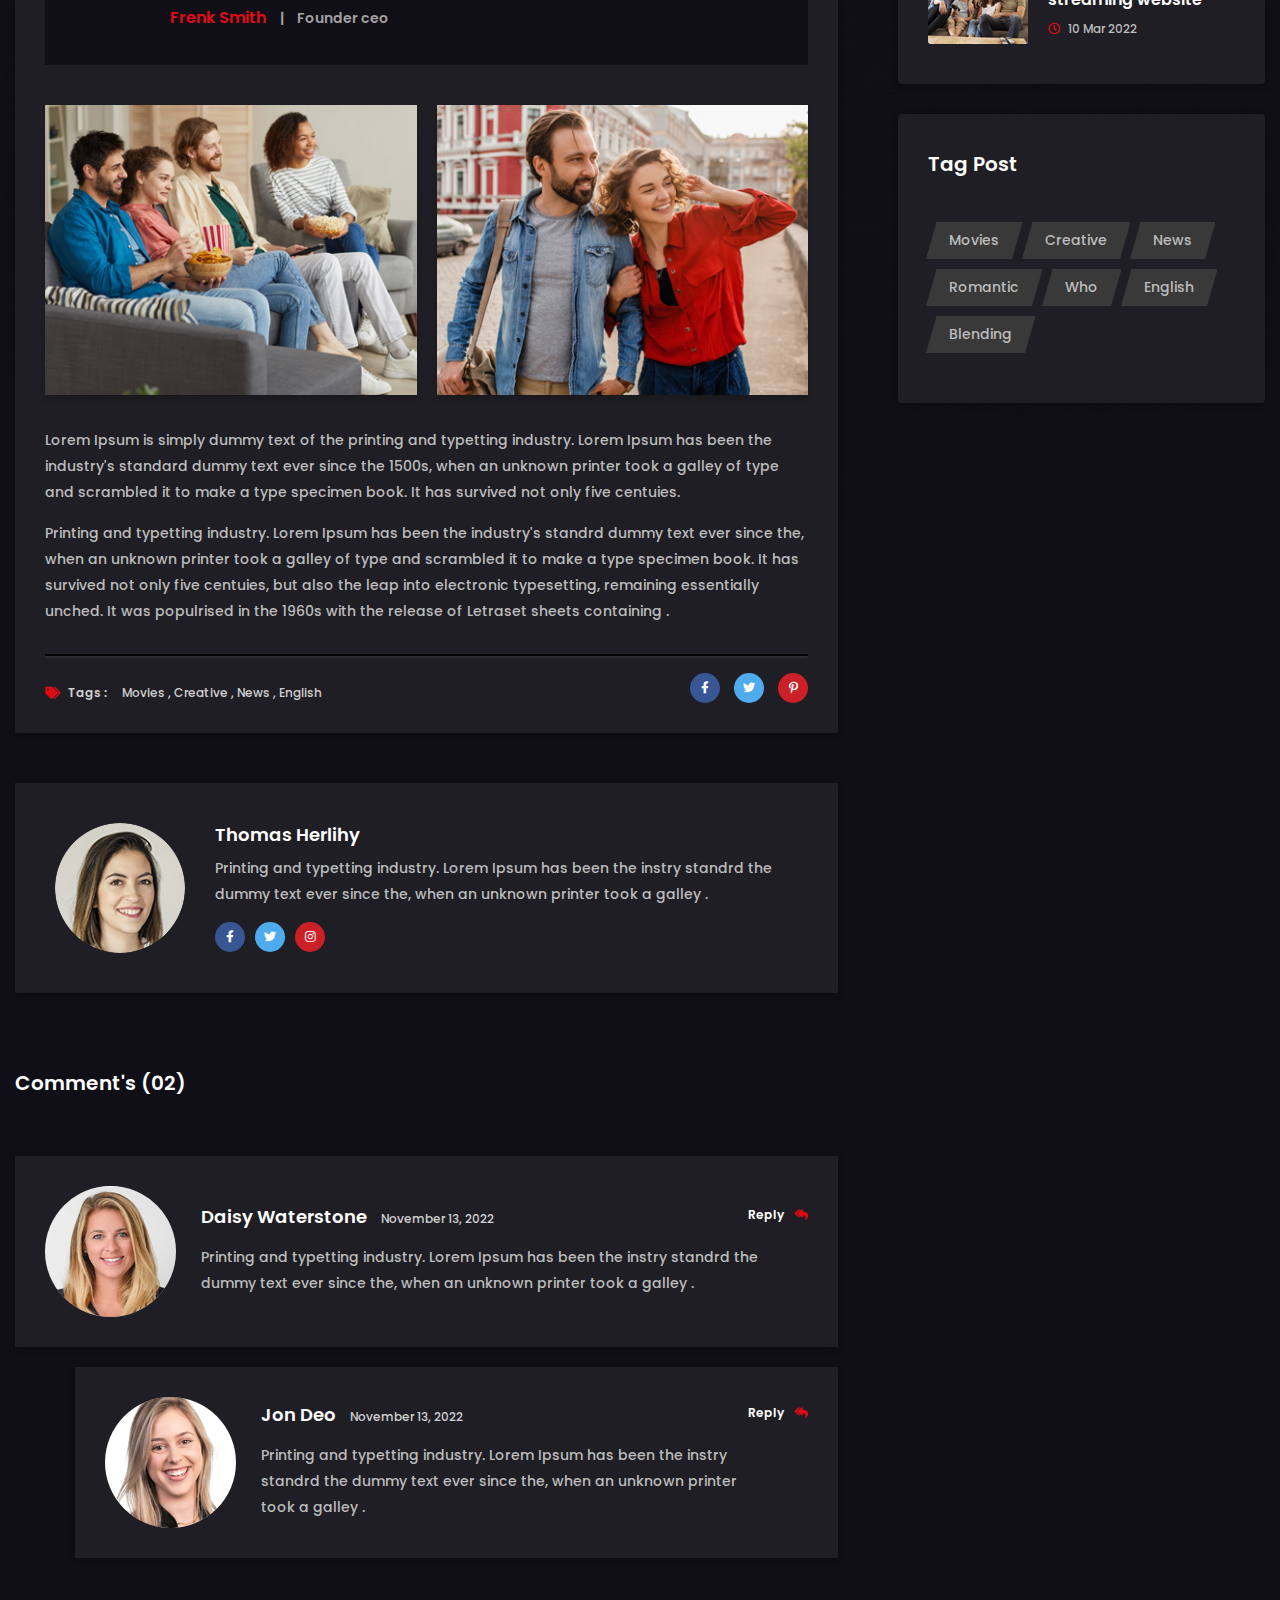
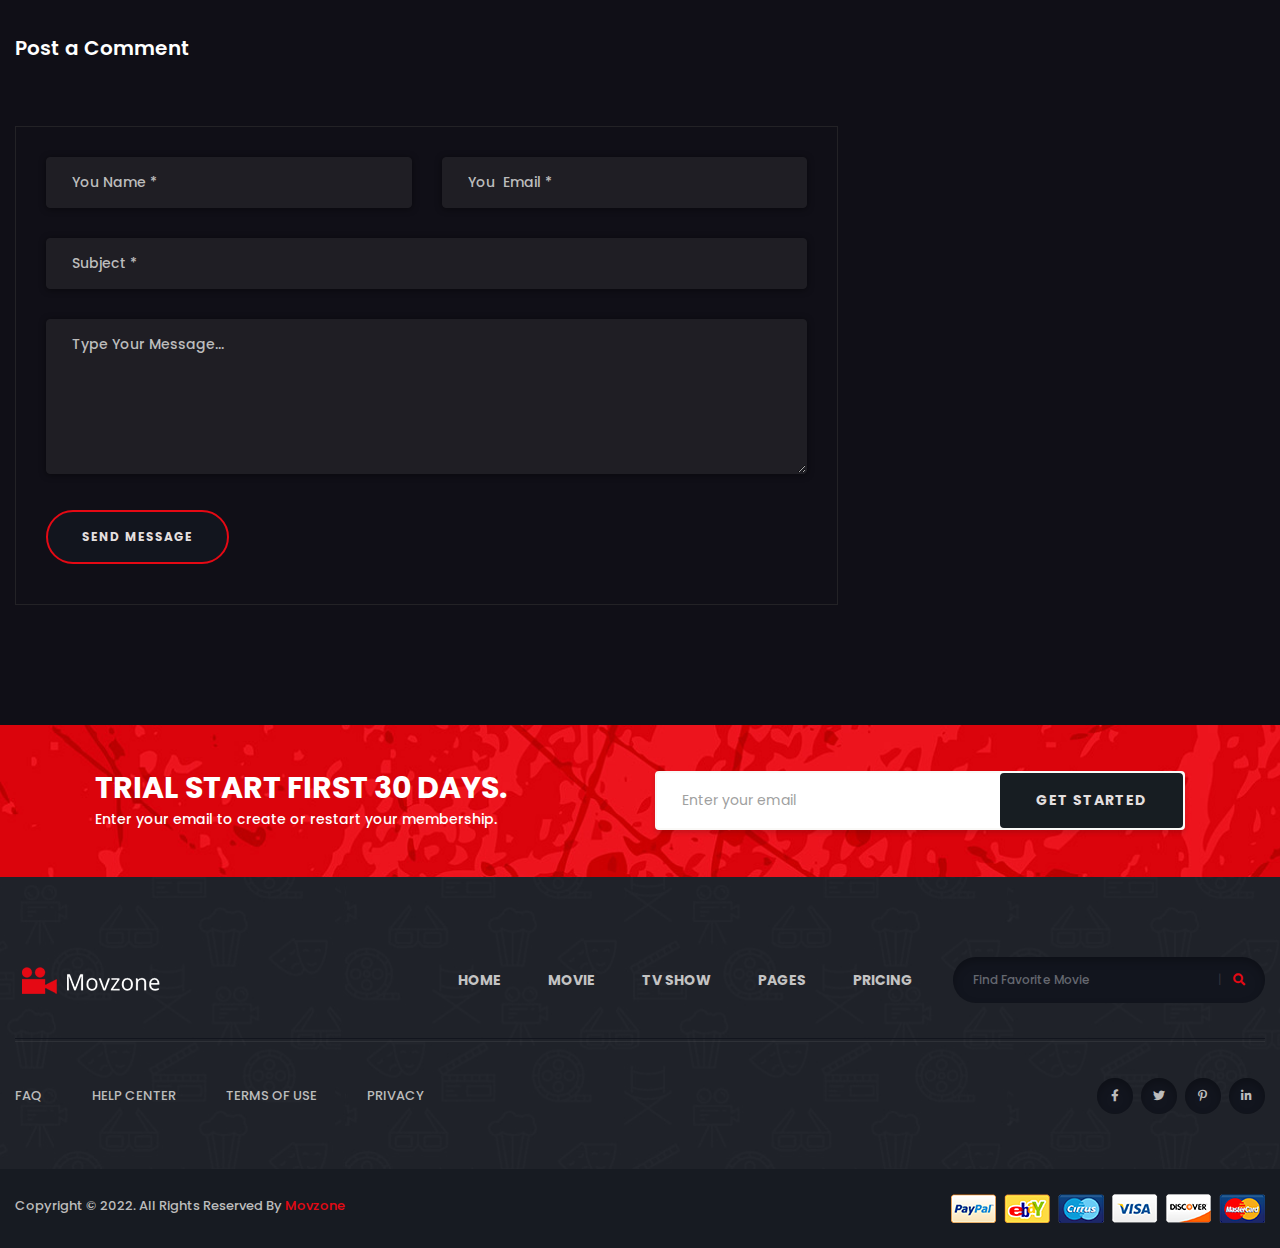
<file: blog-details.html>
<!doctype html>
<html class="no-js" lang="en">
    <head>
        <meta charset="utf-8">
        <meta http-equiv="x-ua-compatible" content="ie=edge">
        <title>Movzone - Online Movies & TV Shows Template</title>
        <meta name="description" content="">
        <meta name="viewport" content="width=device-width, initial-scale=1">

		<link rel="shortcut icon" type="image/x-icon" href="img/favicon.png">
        <!-- Place favicon.ico in the root directory -->

		<!-- CSS here -->
        <link rel="stylesheet" href="css/bootstrap.min.css">
        <link rel="stylesheet" href="css/animate.min.css">
        <link rel="stylesheet" href="css/magnific-popup.css">
        <link rel="stylesheet" href="css/fontawesome-all.min.css">
        <link rel="stylesheet" href="css/owl.carousel.min.css">
        <link rel="stylesheet" href="css/flaticon.css">
        <link rel="stylesheet" href="css/odometer.css">
        <link rel="stylesheet" href="css/aos.css">
        <link rel="stylesheet" href="css/slick.css">
        <link rel="stylesheet" href="css/default.css">
        <link rel="stylesheet" href="css/style.css">
        <link rel="stylesheet" href="css/responsive.css">
    </head>
    <body>


        <!-- preloader -->
        <div id="preloader">
            <div id="loading-center">
                <div id="loading-center-absolute">
                    <img src="img/preloader.svg" alt="">
                </div>
            </div>
        </div>
        <!-- preloader-end -->

		<!-- Scroll-top -->
        <button class="scroll-top scroll-to-target" data-target="html">
            <i class="fas fa-angle-up"></i>
        </button>
        <!-- Scroll-top-end-->

        <!-- header-area -->
        <header>
            <div id="sticky-header" class="menu-area transparent-header">
                <div class="container custom-container">
                    <div class="row">
                        <div class="col-12">
                            <div class="mobile-nav-toggler"><i class="fas fa-bars"></i></div>
                            <div class="menu-wrap">
                                <nav class="menu-nav show">
                                    <div class="logo">
                                        <a href="index.html">
                                            <img src="img/logo/logo.png" alt="Logo">
                                        </a>
                                    </div>
                                    <div class="navbar-wrap main-menu d-none d-lg-flex">
                                        <ul class="navigation">
                                            <li class="menu-item-has-children"><a href="#">Home</a>
                                                <ul class="submenu">
                                                    <li><a href="index.html">Home One</a></li>
                                                    <li><a href="index-2.html">Home Two</a></li>
                                                </ul>
                                            </li>
                                            <li class="menu-item-has-children"><a href="#">Movie</a>
                                                <ul class="submenu">
                                                    <li><a href="movie.html">Movie</a></li>
                                                    <li><a href="movie-details.html">Movie Details</a></li>
                                                </ul>
                                            </li>
                                            <li><a href="tv-show.html">tv show</a></li>
                                            <li><a href="pricing.html">Pricing</a></li>
                                            <li class="active menu-item-has-children"><a href="#">blog</a>
                                                <ul class="submenu">
                                                    <li><a href="blog.html">Our Blog</a></li>
                                                    <li class="active"><a href="blog-details.html">Blog Details</a></li>
                                                </ul>
                                            </li>
                                            <li><a href="contact.html">contacts</a></li>
                                        </ul>
                                    </div>
                                    <div class="header-action d-none d-md-block">
                                        <ul>
                                            <li class="header-search"><a href="#" data-toggle="modal" data-target="#search-modal"><i class="fas fa-search"></i></a></li>
                                            <li class="header-lang">
                                                <form action="#">
                                                    <div class="icon"><i class="flaticon-globe"></i></div>
                                                    <select id="lang-dropdown">
                                                        <option value="">En</option>
                                                        <option value="">Au</option>
                                                        <option value="">AR</option>
                                                        <option value="">TU</option>
                                                    </select>
                                                </form>
                                            </li>
                                            <li class="header-btn"><a href="#" class="btn">Sign In</a></li>
                                        </ul>
                                    </div>
                                </nav>
                            </div>

                            <!-- Mobile Menu  -->
                            <div class="mobile-menu">
                                <div class="close-btn"><i class="fas fa-times"></i></div>

                                <nav class="menu-box">
                                    <div class="nav-logo"><a href="index.html"><img src="img/logo/logo.png" alt="" title=""></a>
                                    </div>
                                    <div class="menu-outer">
                                        <!--Here Menu Will Come Automatically Via Javascript / Same Menu as in Header-->
                                    </div>
                                    <div class="social-links">
                                        <ul class="clearfix">
                                            <li><a href="#"><span class="fab fa-twitter"></span></a></li>
                                            <li><a href="#"><span class="fab fa-facebook-square"></span></a></li>
                                            <li><a href="#"><span class="fab fa-pinterest-p"></span></a></li>
                                            <li><a href="#"><span class="fab fa-instagram"></span></a></li>
                                            <li><a href="#"><span class="fab fa-youtube"></span></a></li>
                                        </ul>
                                    </div>
                                </nav>
                            </div>
                            <div class="menu-backdrop"></div>
                            <!-- End Mobile Menu -->

                            <!-- Modal Search -->
                            <div class="modal fade" id="search-modal" tabindex="-1" role="dialog" aria-hidden="true">
                                <div class="modal-dialog" role="document">
                                    <div class="modal-content">
                                        <form>
                                            <input type="text" placeholder="Search here...">
                                            <button><i class="fas fa-search"></i></button>
                                        </form>
                                    </div>
                                </div>
                            </div>
                            <!-- Modal Search-end -->

                        </div>
                    </div>
                </div>
            </div>
        </header>
        <!-- header-area-end -->


        <!-- main-area -->
        <main>

            <!-- breadcrumb-area -->
            <section class="breadcrumb-area breadcrumb-bg" data-background="img/bg/breadcrumb_bg.jpg">
                <div class="container">
                    <div class="row">
                        <div class="col-12">
                            <div class="breadcrumb-content">
                                <h2 class="title">News Details</h2>
                                <nav aria-label="breadcrumb">
                                    <ol class="breadcrumb">
                                        <li class="breadcrumb-item"><a href="index.html">Home</a></li>
                                        <li class="breadcrumb-item active" aria-current="page">Blog Details</li>
                                    </ol>
                                </nav>
                            </div>
                        </div>
                    </div>
                </div>
            </section>
            <!-- breadcrumb-area-end -->

            <!-- blog-details-area -->
            <section class="blog-details-area blog-bg" data-background="img/bg/blog_bg.jpg">
                <div class="container">
                    <div class="row">
                        <div class="col-lg-8">
                            <div class="blog-post-item blog-details-wrap">
                                <div class="blog-post-thumb">
                                    <a href="blog-details.html"><img src="img/blog/blog_thumb01.jpg" alt=""></a>
                                </div>
                                <div class="blog-post-content">
                                    <div class="blog-details-top-meta">
                                        <span class="user"><i class="far fa-user"></i> by <a href="#">Admin</a></span>
                                        <span class="date"><i class="far fa-clock"></i> 10 Mar 2022</span>
                                    </div>
                                    <h2 class="title">Your Free Movie Streaming Purposes</h2>
                                    <p>Lorem Ipsum is simply dummy text of the printing and typetting industry. Lorem Ipsum has been the industry's standard
                                    dummy text ever since the 1500s, when an unknown printer took a galley of type and scrambled it to make a type specimen
                                    book. It has survived not only five centuies, but also the leap into electronic typesetting, remaining essentially
                                    unchanged. It was populrised in the 1960s with the release of Letraset sheets containing Lorem Ipsum passages, and more
                                    recently .</p>
                                    <p>Printing and typetting industry. Lorem Ipsum has been the industry's standrd dummy text ever since the, when an unknown
                                    printer took a galley of type and scrambled it to make a type specimen book. It has survived not only five centuies, but
                                    also the leap into electronic typesetting, remaining essentially unched. It was populrised in the 1960s with the release
                                    of Letraset sheets containing .</p>
                                    <blockquote>
                                        <i class="fas fa-quote-right"></i>
                                        <p>Watch Mobflx movies & TV shows online or stream rights to your smart TV, game console, PC, mobile more.</p>
                                        <figure><span>Frenk Smith</span> Founder ceo</figure>
                                    </blockquote>
                                    <div class="blog-img-wrap">
                                        <div class="row">
                                            <div class="col-sm-6">
                                                <img src="img/blog/blog_details_img01.jpg" alt="">
                                            </div>
                                            <div class="col-sm-6">
                                                <img src="img/blog/blog_details_img02.jpg" alt="">
                                            </div>
                                        </div>
                                    </div>
                                    <p>Lorem Ipsum is simply dummy text of the printing and typetting industry. Lorem Ipsum has been the industry's standard
                                    dummy text ever since the 1500s, when an unknown printer took a galley of type and scrambled it to make a type specimen
                                    book. It has survived not only five centuies.</p>
                                    <p>Printing and typetting industry. Lorem Ipsum has been the industry's standrd dummy text ever since the, when an unknown
                                    printer took a galley of type and scrambled it to make a type specimen book. It has survived not only five centuies, but
                                    also the leap into electronic typesetting, remaining essentially unched. It was populrised in the 1960s with the release
                                    of Letraset sheets containing .</p>
                                    <div class="blog-post-meta">
                                        <div class="blog-details-tags">
                                            <ul>
                                                <li><i class="fas fa-tags"></i> <span>Tags :</span></li>
                                                <li><a href="#">Movies ,</a> <a href="#">Creative ,</a> <a href="#">News ,</a> <a href="#">English</a></li>
                                            </ul>
                                        </div>
                                        <div class="blog-post-share">
                                            <a href="#"><i class="fab fa-facebook-f"></i></a>
                                            <a href="#"><i class="fab fa-twitter"></i></a>
                                            <a href="#"><i class="fab fa-pinterest-p"></i></a>
                                        </div>
                                    </div>
                                </div>
                            </div>
                            <div class="avatar-post mt-40 mb-80">
                                <div class="post-avatar-img">
                                    <img src="img/blog/post_avatar_img.png" alt="img">
                                </div>
                                <div class="post-avatar-content">
                                    <h5>Thomas Herlihy</h5>
                                    <p>Printing and typetting industry. Lorem Ipsum has been the instry standrd the dummy
                                    text ever since the, when an unknown printer took a galley .</p>
                                    <ul>
                                        <li><a href="#"><i class="fab fa-facebook-f"></i></a></li>
                                        <li><a href="#"><i class="fab fa-twitter"></i></a></li>
                                        <li><a href="#"><i class="fab fa-instagram"></i></a></li>
                                    </ul>
                                </div>
                            </div>
                            <div class="blog-comment mb-80">
                                <div class="widget-title mb-45">
                                    <h5 class="title">Comment's (02)</h5>
                                </div>
                                <ul>
                                    <li>
                                        <div class="single-comment">
                                            <div class="comment-avatar-img">
                                                <img src="img/blog/comment_avatar01.jpg" alt="img">
                                            </div>
                                            <div class="comment-text">
                                                <div class="comment-avatar-info">
                                                    <h5>Daisy Waterstone <span class="comment-date">November 13, 2022</span></h5>
                                                    <a href="#" class="comment-reply-link">Reply <i class="fas fa-reply-all"></i></a>
                                                </div>
                                                <p>Printing and typetting industry. Lorem Ipsum has been the instry standrd the dummy
                                                text ever since the, when an unknown printer took a galley .</p>
                                            </div>
                                        </div>
                                    </li>
                                    <li class="comment-reply">
                                        <div class="single-comment">
                                            <div class="comment-avatar-img">
                                                <img src="img/blog/comment_avatar02.jpg" alt="img">
                                            </div>
                                            <div class="comment-text">
                                                <div class="comment-avatar-info">
                                                    <h5>Jon Deo <span class="comment-date">November 13, 2022</span></h5>
                                                    <a href="#" class="comment-reply-link">Reply <i class="fas fa-reply-all"></i></a>
                                                </div>
                                                <p>Printing and typetting industry. Lorem Ipsum has been the instry standrd the dummy
                                                text ever since the, when an unknown printer took a galley .</p>
                                            </div>
                                        </div>
                                    </li>
                                </ul>
                            </div>
                            <div class="contact-form-wrap">
                                <div class="widget-title mb-50">
                                    <h5 class="title">Post a Comment</h5>
                                </div>
                                <div class="contact-form">
                                    <form action="#">
                                        <div class="row">
                                            <div class="col-md-6">
                                                <input type="text" placeholder="You Name *">
                                            </div>
                                            <div class="col-md-6">
                                                <input type="email" placeholder="You  Email *">
                                            </div>
                                        </div>
                                        <input type="text" placeholder="Subject *">
                                        <textarea name="message" placeholder="Type Your Message..."></textarea>
                                        <button class="btn">Send Message</button>
                                    </form>
                                </div>
                            </div>
                        </div>
                        <div class="col-lg-4">
                            <aside class="blog-sidebar">
                                <div class="widget blog-widget">
                                    <div class="widget-title mb-30">
                                        <h5 class="title">Search Objects</h5>
                                    </div>
                                    <form action="#" class="sidebar-search">
                                        <input type="text" placeholder="Search...">
                                        <button><i class="fas fa-search"></i></button>
                                    </form>
                                </div>
                                <div class="widget blog-widget">
                                    <div class="widget-title mb-30">
                                        <h5 class="title">Categories</h5>
                                    </div>
                                    <div class="sidebar-cat">
                                        <ul>
                                            <li><a href="#">Movies</a> <span>12</span></li>
                                            <li><a href="#">Action Movies</a> <span>10</span></li>
                                            <li><a href="#">Streaming</a> <span>9</span></li>
                                            <li><a href="#">Download</a> <span>16</span></li>
                                        </ul>
                                    </div>
                                </div>
                                <div class="widget blog-widget">
                                    <div class="widget-title mb-30">
                                        <h5 class="title">Recent Posts</h5>
                                    </div>
                                    <div class="rc-post">
                                        <ul>
                                            <li class="rc-post-item">
                                                <div class="thumb">
                                                    <a href="blog-details.html"><img src="img/blog/rc_post_thumb01.jpg" alt=""></a>
                                                </div>
                                                <div class="content">
                                                    <h5 class="title"><a href="blog-details.html">Express Management Effective</a></h5>
                                                    <span class="date"><i class="far fa-clock"></i> 10 Mar 2022</span>
                                                </div>
                                            </li>
                                            <li class="rc-post-item">
                                                <div class="thumb">
                                                    <a href="blog-details.html"><img src="img/blog/rc_post_thumb02.jpg" alt=""></a>
                                                </div>
                                                <div class="content">
                                                    <h5 class="title"><a href="blog-details.html">Where watch English movies free?</a></h5>
                                                    <span class="date"><i class="far fa-clock"></i> 10 Mar 2022</span>
                                                </div>
                                            </li>
                                            <li class="rc-post-item">
                                                <div class="thumb">
                                                    <a href="blog-details.html"><img src="img/blog/rc_post_thumb03.jpg" alt=""></a>
                                                </div>
                                                <div class="content">
                                                    <h5 class="title"><a href="blog-details.html">House movie streaming website</a></h5>
                                                    <span class="date"><i class="far fa-clock"></i> 10 Mar 2022</span>
                                                </div>
                                            </li>
                                        </ul>
                                    </div>
                                </div>
                                <div class="widget blog-widget">
                                    <div class="widget-title mb-30">
                                        <h5 class="title">Tag Post</h5>
                                    </div>
                                    <div class="tag-list">
                                        <ul>
                                            <li><a href="#">Movies</a></li>
                                            <li><a href="#">Creative</a></li>
                                            <li><a href="#">News</a></li>
                                            <li><a href="#">Romantic</a></li>
                                            <li><a href="#">Who</a></li>
                                            <li><a href="#">English</a></li>
                                            <li><a href="#">Blending</a></li>
                                        </ul>
                                    </div>
                                </div>
                            </aside>
                        </div>
                    </div>
                </div>
            </section>
            <!-- blog-area-end -->



            <!-- newsletter-area -->
            <section class="newsletter-area newsletter-bg" data-background="img/bg/newsletter_bg.jpg">
                <div class="container">
                    <div class="newsletter-inner-wrap">
                        <div class="row align-items-center">
                            <div class="col-lg-6">
                                <div class="newsletter-content">
                                    <h4>Trial Start First 30 Days.</h4>
                                    <p>Enter your email to create or restart your membership.</p>
                                </div>
                            </div>
                            <div class="col-lg-6">
                                <form action="#" class="newsletter-form">
                                    <input type="email" required placeholder="Enter your email">
                                    <button class="btn">get started</button>
                                </form>
                            </div>
                        </div>
                    </div>
                </div>
            </section>
            <!-- newsletter-area-end -->

        </main>
        <!-- main-area-end -->


        <!-- footer-area -->
        <footer>
            <div class="footer-top-wrap">
                <div class="container">
                    <div class="footer-menu-wrap">
                        <div class="row align-items-center">
                            <div class="col-lg-3">
                                <div class="footer-logo">
                                    <a href="index.html"><img src="img/logo/logo.png" alt=""></a>
                                </div>
                            </div>
                            <div class="col-lg-9">
                                <div class="footer-menu">
                                    <nav>
                                        <ul class="navigation">
                                            <li><a href="index.html">Home</a></li>
                                            <li><a href="index.html">Movie</a></li>
                                            <li><a href="index.html">tv show</a></li>
                                            <li><a href="index.html">pages</a></li>
                                            <li><a href="pricing.html">Pricing</a></li>
                                        </ul>
                                        <div class="footer-search">
                                            <form action="#">
                                                <input type="text" placeholder="Find Favorite Movie">
                                                <button><i class="fas fa-search"></i></button>
                                            </form>
                                        </div>
                                    </nav>
                                </div>
                            </div>
                        </div>
                    </div>
                    <div class="footer-quick-link-wrap">
                        <div class="row align-items-center">
                            <div class="col-md-7">
                                <div class="quick-link-list">
                                    <ul>
                                        <li><a href="#">FAQ</a></li>
                                        <li><a href="#">Help Center</a></li>
                                        <li><a href="#">Terms of Use</a></li>
                                        <li><a href="#">Privacy</a></li>
                                    </ul>
                                </div>
                            </div>
                            <div class="col-md-5">
                                <div class="footer-social">
                                    <ul>
                                        <li><a href="#"><i class="fab fa-facebook-f"></i></a></li>
                                        <li><a href="#"><i class="fab fa-twitter"></i></a></li>
                                        <li><a href="#"><i class="fab fa-pinterest-p"></i></a></li>
                                        <li><a href="#"><i class="fab fa-linkedin-in"></i></a></li>
                                    </ul>
                                </div>
                            </div>
                        </div>
                    </div>
                </div>
            </div>
            <div class="copyright-wrap">
                <div class="container">
                    <div class="row">
                        <div class="col-lg-6 col-md-6">
                            <div class="copyright-text">
                                <p>Copyright &copy; 2022. All Rights Reserved By <a href="index.html">Movzone</a></p>
                            </div>
                        </div>
                        <div class="col-lg-6 col-md-6">
                            <div class="payment-method-img text-center text-md-right">
                                <img src="img/images/card_img.png" alt="img">
                            </div>
                        </div>
                    </div>
                </div>
            </div>
        </footer>
        <!-- footer-area-end -->





		<!-- JS here -->
        <script src="js/vendor/jquery-3.6.0.min.js"></script>
        <script src="js/popper.min.js"></script>
        <script src="js/bootstrap.min.js"></script>
        <script src="js/isotope.pkgd.min.js"></script>
        <script src="js/imagesloaded.pkgd.min.js"></script>
        <script src="js/jquery.magnific-popup.min.js"></script>
        <script src="js/owl.carousel.min.js"></script>
        <script src="js/jquery.odometer.min.js"></script>
        <script src="js/jquery.appear.js"></script>
        <script src="js/slick.min.js"></script>
        <script src="js/ajax-form.js"></script>
        <script src="js/wow.min.js"></script>
        <script src="js/aos.js"></script>
        <script src="js/plugins.js"></script>
        <script src="js/main.js"></script>
    </body>
</html>
</file>
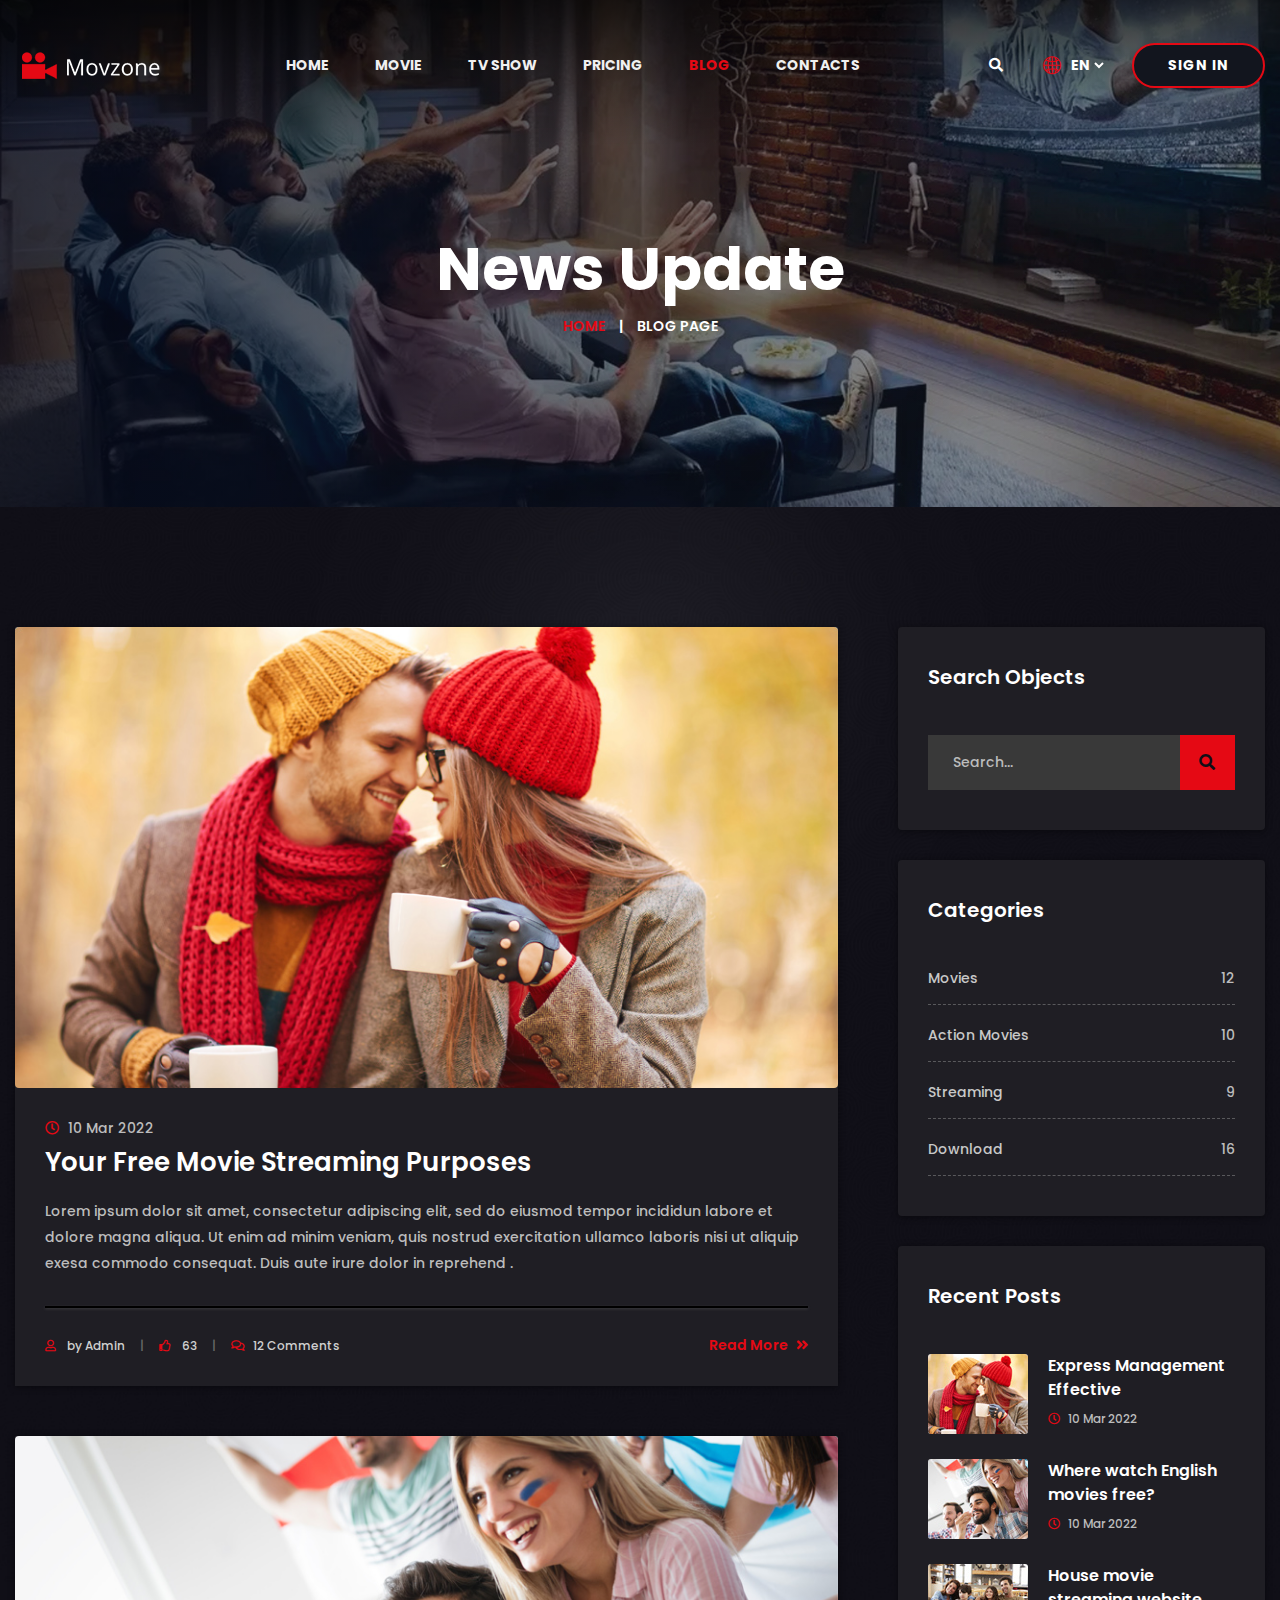
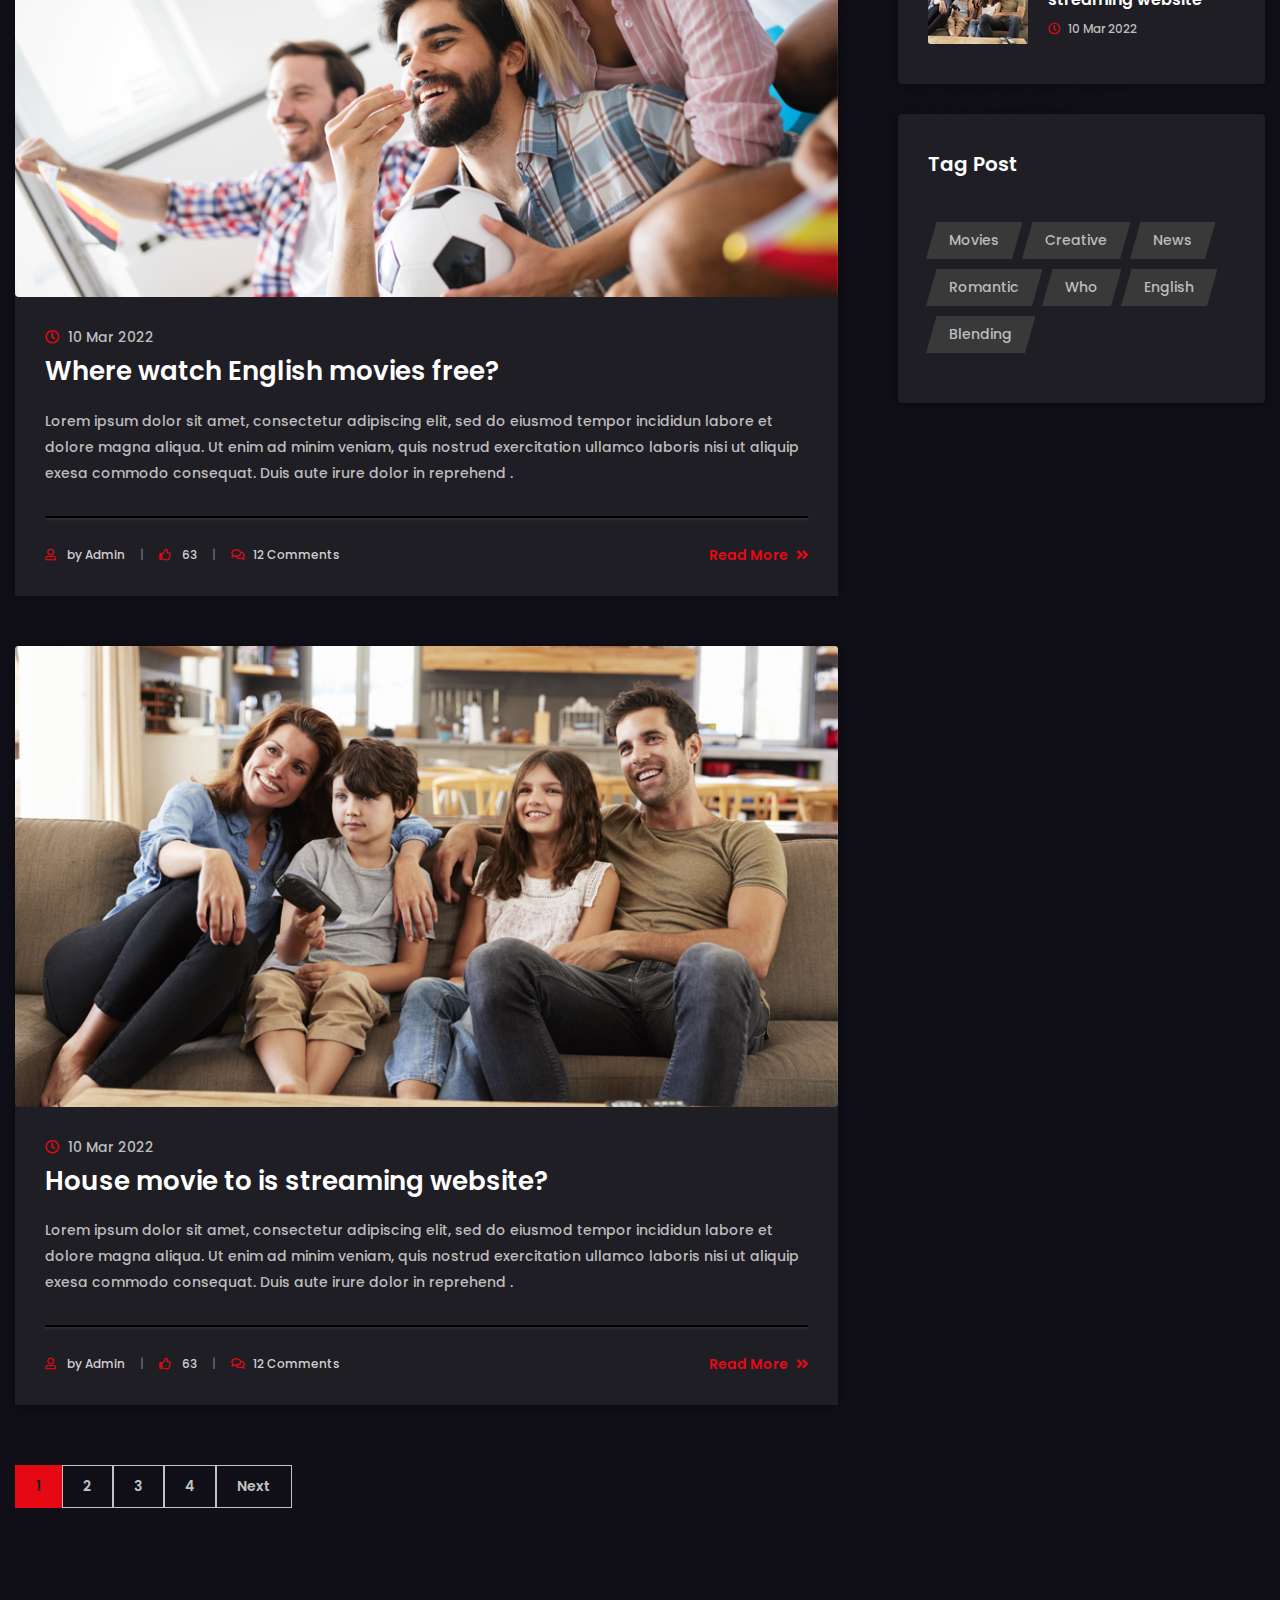
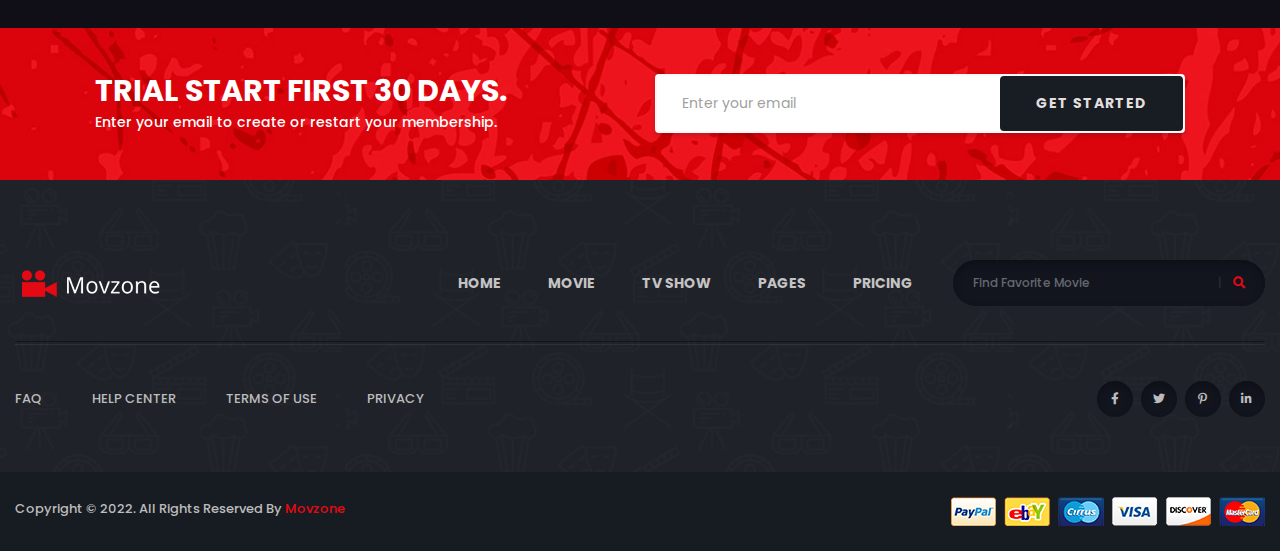
<file: blog.html>
<!doctype html>
<html class="no-js" lang="en">
    <head>
        <meta charset="utf-8">
        <meta http-equiv="x-ua-compatible" content="ie=edge">
        <title>Movzone - Online Movies & TV Shows Template</title>
        <meta name="description" content="">
        <meta name="viewport" content="width=device-width, initial-scale=1">

		<link rel="shortcut icon" type="image/x-icon" href="img/favicon.png">
        <!-- Place favicon.ico in the root directory -->

		<!-- CSS here -->
        <link rel="stylesheet" href="css/bootstrap.min.css">
        <link rel="stylesheet" href="css/animate.min.css">
        <link rel="stylesheet" href="css/magnific-popup.css">
        <link rel="stylesheet" href="css/fontawesome-all.min.css">
        <link rel="stylesheet" href="css/owl.carousel.min.css">
        <link rel="stylesheet" href="css/flaticon.css">
        <link rel="stylesheet" href="css/odometer.css">
        <link rel="stylesheet" href="css/aos.css">
        <link rel="stylesheet" href="css/slick.css">
        <link rel="stylesheet" href="css/default.css">
        <link rel="stylesheet" href="css/style.css">
        <link rel="stylesheet" href="css/responsive.css">
    </head>
    <body>

        <!-- preloader -->
        <div id="preloader">
            <div id="loading-center">
                <div id="loading-center-absolute">
                    <img src="img/preloader.svg" alt="">
                </div>
            </div>
        </div>
        <!-- preloader-end -->

		<!-- Scroll-top -->
        <button class="scroll-top scroll-to-target" data-target="html">
            <i class="fas fa-angle-up"></i>
        </button>
        <!-- Scroll-top-end-->

        <!-- header-area -->
        <header>
            <div id="sticky-header" class="menu-area transparent-header">
                <div class="container custom-container">
                    <div class="row">
                        <div class="col-12">
                            <div class="mobile-nav-toggler"><i class="fas fa-bars"></i></div>
                            <div class="menu-wrap">
                                <nav class="menu-nav show">
                                    <div class="logo">
                                        <a href="index.html">
                                            <img src="img/logo/logo.png" alt="Logo">
                                        </a>
                                    </div>
                                    <div class="navbar-wrap main-menu d-none d-lg-flex">
                                        <ul class="navigation">
                                            <li class="menu-item-has-children"><a href="#">Home</a>
                                                <ul class="submenu">
                                                    <li><a href="index.html">Home One</a></li>
                                                    <li><a href="index-2.html">Home Two</a></li>
                                                </ul>
                                            </li>
                                            <li class="menu-item-has-children"><a href="#">Movie</a>
                                                <ul class="submenu">
                                                    <li><a href="movie.html">Movie</a></li>
                                                    <li><a href="movie-details.html">Movie Details</a></li>
                                                </ul>
                                            </li>
                                            <li><a href="tv-show.html">tv show</a></li>
                                            <li><a href="pricing.html">Pricing</a></li>
                                            <li class="active menu-item-has-children"><a href="#">blog</a>
                                                <ul class="submenu">
                                                    <li class="active"><a href="blog.html">Our Blog</a></li>
                                                    <li><a href="blog-details.html">Blog Details</a></li>
                                                </ul>
                                            </li>
                                            <li><a href="contact.html">contacts</a></li>
                                        </ul>
                                    </div>
                                    <div class="header-action d-none d-md-block">
                                        <ul>
                                            <li class="header-search"><a href="#" data-toggle="modal" data-target="#search-modal"><i class="fas fa-search"></i></a></li>
                                            <li class="header-lang">
                                                <form action="#">
                                                    <div class="icon"><i class="flaticon-globe"></i></div>
                                                    <select id="lang-dropdown">
                                                        <option value="">En</option>
                                                        <option value="">Au</option>
                                                        <option value="">AR</option>
                                                        <option value="">TU</option>
                                                    </select>
                                                </form>
                                            </li>
                                            <li class="header-btn"><a href="#" class="btn">Sign In</a></li>
                                        </ul>
                                    </div>
                                </nav>
                            </div>

                            <!-- Mobile Menu  -->
                            <div class="mobile-menu">
                                <div class="close-btn"><i class="fas fa-times"></i></div>

                                <nav class="menu-box">
                                    <div class="nav-logo"><a href="index.html"><img src="img/logo/logo.png" alt="" title=""></a>
                                    </div>
                                    <div class="menu-outer">
                                        <!--Here Menu Will Come Automatically Via Javascript / Same Menu as in Header-->
                                    </div>
                                    <div class="social-links">
                                        <ul class="clearfix">
                                            <li><a href="#"><span class="fab fa-twitter"></span></a></li>
                                            <li><a href="#"><span class="fab fa-facebook-square"></span></a></li>
                                            <li><a href="#"><span class="fab fa-pinterest-p"></span></a></li>
                                            <li><a href="#"><span class="fab fa-instagram"></span></a></li>
                                            <li><a href="#"><span class="fab fa-youtube"></span></a></li>
                                        </ul>
                                    </div>
                                </nav>
                            </div>
                            <div class="menu-backdrop"></div>
                            <!-- End Mobile Menu -->

                            <!-- Modal Search -->
                            <div class="modal fade" id="search-modal" tabindex="-1" role="dialog" aria-hidden="true">
                                <div class="modal-dialog" role="document">
                                    <div class="modal-content">
                                        <form>
                                            <input type="text" placeholder="Search here...">
                                            <button><i class="fas fa-search"></i></button>
                                        </form>
                                    </div>
                                </div>
                            </div>
                            <!-- Modal Search-end -->

                        </div>
                    </div>
                </div>
            </div>
        </header>
        <!-- header-area-end -->


        <!-- main-area -->
        <main>

            <!-- breadcrumb-area -->
            <section class="breadcrumb-area breadcrumb-bg" data-background="img/bg/breadcrumb_bg.jpg">
                <div class="container">
                    <div class="row">
                        <div class="col-12">
                            <div class="breadcrumb-content">
                                <h2 class="title">News Update</h2>
                                <nav aria-label="breadcrumb">
                                    <ol class="breadcrumb">
                                        <li class="breadcrumb-item"><a href="index.html">Home</a></li>
                                        <li class="breadcrumb-item active" aria-current="page">Blog Page</li>
                                    </ol>
                                </nav>
                            </div>
                        </div>
                    </div>
                </div>
            </section>
            <!-- breadcrumb-area-end -->

            <!-- blog-area -->
            <section class="blog-area blog-bg" data-background="img/bg/blog_bg.jpg">
                <div class="container">
                    <div class="row">
                        <div class="col-lg-8">
                            <div class="blog-post-item">
                                <div class="blog-post-thumb">
                                    <a href="blog-details.html"><img src="img/blog/blog_thumb01.jpg" alt=""></a>
                                </div>
                                <div class="blog-post-content">
                                    <span class="date"><i class="far fa-clock"></i> 10 Mar 2022</span>
                                    <h2 class="title"><a href="blog-details.html">Your Free Movie Streaming Purposes</a></h2>
                                    <p>Lorem ipsum dolor sit amet, consectetur adipiscing elit, sed do eiusmod tempor incididun
                                        labore et dolore magna aliqua.
                                        Ut enim ad minim veniam, quis nostrud exercitation ullamco laboris nisi ut aliquip exesa
                                        commodo consequat. Duis aute
                                        irure dolor in reprehend .</p>
                                    <div class="blog-post-meta">
                                        <ul>
                                            <li><i class="far fa-user"></i> by <a href="#">Admin</a></li>
                                            <li><i class="far fa-thumbs-up"></i> 63</li>
                                            <li><i class="far fa-comments"></i><a href="#">12 Comments</a></li>
                                        </ul>
                                        <div class="read-more">
                                            <a href="blog-details.html">Read More <i class="fas fa-angle-double-right"></i></a>
                                        </div>
                                    </div>
                                </div>
                            </div>
                            <div class="blog-post-item">
                                <div class="blog-post-thumb">
                                    <a href="blog-details.html"><img src="img/blog/blog_thumb02.jpg" alt=""></a>
                                </div>
                                <div class="blog-post-content">
                                    <span class="date"><i class="far fa-clock"></i> 10 Mar 2022</span>
                                    <h2 class="title"><a href="blog-details.html">Where watch English movies free?</a></h2>
                                    <p>Lorem ipsum dolor sit amet, consectetur adipiscing elit, sed do eiusmod tempor incididun
                                        labore et dolore magna aliqua.
                                        Ut enim ad minim veniam, quis nostrud exercitation ullamco laboris nisi ut aliquip exesa
                                        commodo consequat. Duis aute
                                        irure dolor in reprehend .</p>
                                    <div class="blog-post-meta">
                                        <ul>
                                            <li><i class="far fa-user"></i> by <a href="#">Admin</a></li>
                                            <li><i class="far fa-thumbs-up"></i> 63</li>
                                            <li><i class="far fa-comments"></i><a href="#">12 Comments</a></li>
                                        </ul>
                                        <div class="read-more">
                                            <a href="blog-details.html">Read More <i class="fas fa-angle-double-right"></i></a>
                                        </div>
                                    </div>
                                </div>
                            </div>
                            <div class="blog-post-item">
                                <div class="blog-post-thumb">
                                    <a href="blog-details.html"><img src="img/blog/blog_thumb03.jpg" alt=""></a>
                                </div>
                                <div class="blog-post-content">
                                    <span class="date"><i class="far fa-clock"></i> 10 Mar 2022</span>
                                    <h2 class="title"><a href="blog-details.html">House movie to is streaming website?</a></h2>
                                    <p>Lorem ipsum dolor sit amet, consectetur adipiscing elit, sed do eiusmod tempor incididun
                                        labore et dolore magna aliqua.
                                        Ut enim ad minim veniam, quis nostrud exercitation ullamco laboris nisi ut aliquip exesa
                                        commodo consequat. Duis aute
                                        irure dolor in reprehend .</p>
                                    <div class="blog-post-meta">
                                        <ul>
                                            <li><i class="far fa-user"></i> by <a href="#">Admin</a></li>
                                            <li><i class="far fa-thumbs-up"></i> 63</li>
                                            <li><i class="far fa-comments"></i><a href="#">12 Comments</a></li>
                                        </ul>
                                        <div class="read-more">
                                            <a href="blog-details.html">Read More <i class="fas fa-angle-double-right"></i></a>
                                        </div>
                                    </div>
                                </div>
                            </div>
                            <div class="pagination-wrap mt-60">
                                <nav>
                                    <ul>
                                        <li class="active"><a href="#">1</a></li>
                                        <li><a href="#">2</a></li>
                                        <li><a href="#">3</a></li>
                                        <li><a href="#">4</a></li>
                                        <li><a href="#">Next</a></li>
                                    </ul>
                                </nav>
                            </div>
                        </div>
                        <div class="col-lg-4">
                            <aside class="blog-sidebar">
                                <div class="widget blog-widget">
                                    <div class="widget-title mb-30">
                                        <h5 class="title">Search Objects</h5>
                                    </div>
                                    <form action="#" class="sidebar-search">
                                        <input type="text" placeholder="Search...">
                                        <button><i class="fas fa-search"></i></button>
                                    </form>
                                </div>
                                <div class="widget blog-widget">
                                    <div class="widget-title mb-30">
                                        <h5 class="title">Categories</h5>
                                    </div>
                                    <div class="sidebar-cat">
                                        <ul>
                                            <li><a href="#">Movies</a> <span>12</span></li>
                                            <li><a href="#">Action Movies</a> <span>10</span></li>
                                            <li><a href="#">Streaming</a> <span>9</span></li>
                                            <li><a href="#">Download</a> <span>16</span></li>
                                        </ul>
                                    </div>
                                </div>
                                <div class="widget blog-widget">
                                    <div class="widget-title mb-30">
                                        <h5 class="title">Recent Posts</h5>
                                    </div>
                                    <div class="rc-post">
                                        <ul>
                                            <li class="rc-post-item">
                                                <div class="thumb">
                                                    <a href="blog-details.html"><img src="img/blog/rc_post_thumb01.jpg" alt=""></a>
                                                </div>
                                                <div class="content">
                                                    <h5 class="title"><a href="blog-details.html">Express Management Effective</a></h5>
                                                    <span class="date"><i class="far fa-clock"></i> 10 Mar 2022</span>
                                                </div>
                                            </li>
                                            <li class="rc-post-item">
                                                <div class="thumb">
                                                    <a href="blog-details.html"><img src="img/blog/rc_post_thumb02.jpg" alt=""></a>
                                                </div>
                                                <div class="content">
                                                    <h5 class="title"><a href="blog-details.html">Where watch English movies free?</a></h5>
                                                    <span class="date"><i class="far fa-clock"></i> 10 Mar 2022</span>
                                                </div>
                                            </li>
                                            <li class="rc-post-item">
                                                <div class="thumb">
                                                    <a href="blog-details.html"><img src="img/blog/rc_post_thumb03.jpg" alt=""></a>
                                                </div>
                                                <div class="content">
                                                    <h5 class="title"><a href="blog-details.html">House movie streaming website</a></h5>
                                                    <span class="date"><i class="far fa-clock"></i> 10 Mar 2022</span>
                                                </div>
                                            </li>
                                        </ul>
                                    </div>
                                </div>
                                <div class="widget blog-widget">
                                    <div class="widget-title mb-30">
                                        <h5 class="title">Tag Post</h5>
                                    </div>
                                    <div class="tag-list">
                                        <ul>
                                            <li><a href="#">Movies</a></li>
                                            <li><a href="#">Creative</a></li>
                                            <li><a href="#">News</a></li>
                                            <li><a href="#">Romantic</a></li>
                                            <li><a href="#">Who</a></li>
                                            <li><a href="#">English</a></li>
                                            <li><a href="#">Blending</a></li>
                                        </ul>
                                    </div>
                                </div>
                            </aside>
                        </div>
                    </div>
                </div>
            </section>
            <!-- blog-area-end -->



            <!-- newsletter-area -->
            <section class="newsletter-area newsletter-bg" data-background="img/bg/newsletter_bg.jpg">
                <div class="container">
                    <div class="newsletter-inner-wrap">
                        <div class="row align-items-center">
                            <div class="col-lg-6">
                                <div class="newsletter-content">
                                    <h4>Trial Start First 30 Days.</h4>
                                    <p>Enter your email to create or restart your membership.</p>
                                </div>
                            </div>
                            <div class="col-lg-6">
                                <form action="#" class="newsletter-form">
                                    <input type="email" required placeholder="Enter your email">
                                    <button class="btn">get started</button>
                                </form>
                            </div>
                        </div>
                    </div>
                </div>
            </section>
            <!-- newsletter-area-end -->

        </main>
        <!-- main-area-end -->


        <!-- footer-area -->
        <footer>
            <div class="footer-top-wrap">
                <div class="container">
                    <div class="footer-menu-wrap">
                        <div class="row align-items-center">
                            <div class="col-lg-3">
                                <div class="footer-logo">
                                    <a href="index.html"><img src="img/logo/logo.png" alt=""></a>
                                </div>
                            </div>
                            <div class="col-lg-9">
                                <div class="footer-menu">
                                    <nav>
                                        <ul class="navigation">
                                            <li><a href="index.html">Home</a></li>
                                            <li><a href="index.html">Movie</a></li>
                                            <li><a href="index.html">tv show</a></li>
                                            <li><a href="index.html">pages</a></li>
                                            <li><a href="pricing.html">Pricing</a></li>
                                        </ul>
                                        <div class="footer-search">
                                            <form action="#">
                                                <input type="text" placeholder="Find Favorite Movie">
                                                <button><i class="fas fa-search"></i></button>
                                            </form>
                                        </div>
                                    </nav>
                                </div>
                            </div>
                        </div>
                    </div>
                    <div class="footer-quick-link-wrap">
                        <div class="row align-items-center">
                            <div class="col-md-7">
                                <div class="quick-link-list">
                                    <ul>
                                        <li><a href="#">FAQ</a></li>
                                        <li><a href="#">Help Center</a></li>
                                        <li><a href="#">Terms of Use</a></li>
                                        <li><a href="#">Privacy</a></li>
                                    </ul>
                                </div>
                            </div>
                            <div class="col-md-5">
                                <div class="footer-social">
                                    <ul>
                                        <li><a href="#"><i class="fab fa-facebook-f"></i></a></li>
                                        <li><a href="#"><i class="fab fa-twitter"></i></a></li>
                                        <li><a href="#"><i class="fab fa-pinterest-p"></i></a></li>
                                        <li><a href="#"><i class="fab fa-linkedin-in"></i></a></li>
                                    </ul>
                                </div>
                            </div>
                        </div>
                    </div>
                </div>
            </div>
            <div class="copyright-wrap">
                <div class="container">
                    <div class="row">
                        <div class="col-lg-6 col-md-6">
                            <div class="copyright-text">
                                <p>Copyright &copy; 2022. All Rights Reserved By <a href="index.html">Movzone</a></p>
                            </div>
                        </div>
                        <div class="col-lg-6 col-md-6">
                            <div class="payment-method-img text-center text-md-right">
                                <img src="img/images/card_img.png" alt="img">
                            </div>
                        </div>
                    </div>
                </div>
            </div>
        </footer>
        <!-- footer-area-end -->





		<!-- JS here -->
        <script src="js/vendor/jquery-3.6.0.min.js"></script>
        <script src="js/popper.min.js"></script>
        <script src="js/bootstrap.min.js"></script>
        <script src="js/isotope.pkgd.min.js"></script>
        <script src="js/imagesloaded.pkgd.min.js"></script>
        <script src="js/jquery.magnific-popup.min.js"></script>
        <script src="js/owl.carousel.min.js"></script>
        <script src="js/jquery.odometer.min.js"></script>
        <script src="js/jquery.appear.js"></script>
        <script src="js/slick.min.js"></script>
        <script src="js/ajax-form.js"></script>
        <script src="js/wow.min.js"></script>
        <script src="js/aos.js"></script>
        <script src="js/plugins.js"></script>
        <script src="js/main.js"></script>
    </body>
</html>
</file>
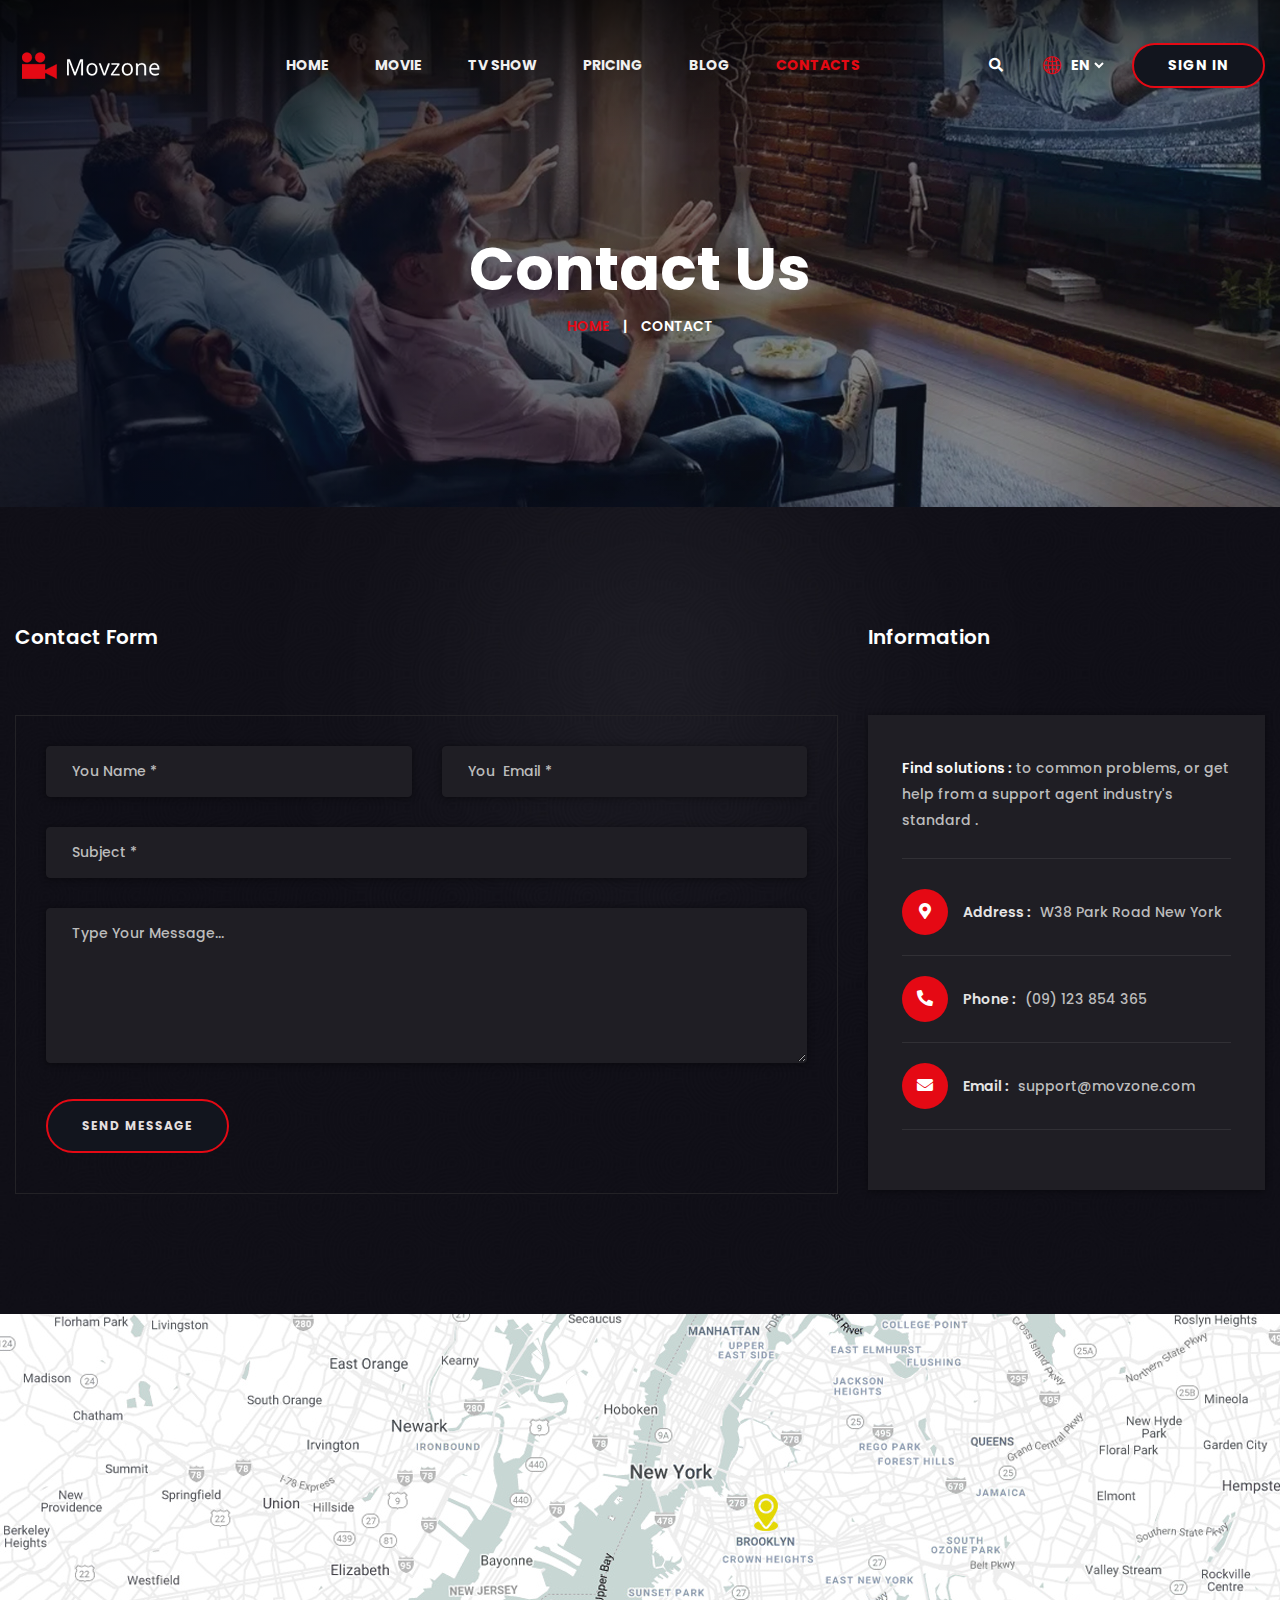
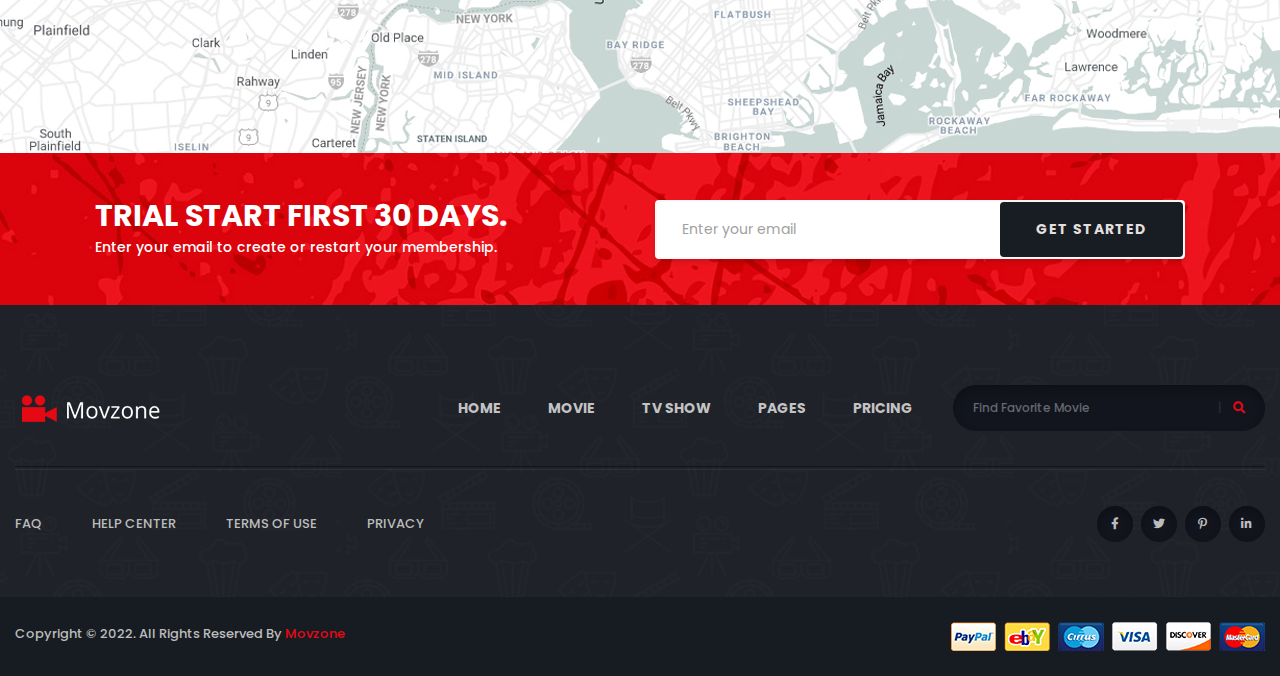
<file: contact.html>
<!doctype html>
<html class="no-js" lang="">
    <head>
        <meta charset="utf-8">
        <meta http-equiv="x-ua-compatible" content="ie=edge">
        <title>Movzone - Online Movies & TV Shows Template</title>
        <meta name="description" content="">
        <meta name="viewport" content="width=device-width, initial-scale=1">

		<link rel="shortcut icon" type="image/x-icon" href="img/favicon.png">
        <!-- Place favicon.ico in the root directory -->

		<!-- CSS here -->
        <link rel="stylesheet" href="css/bootstrap.min.css">
        <link rel="stylesheet" href="css/animate.min.css">
        <link rel="stylesheet" href="css/magnific-popup.css">
        <link rel="stylesheet" href="css/fontawesome-all.min.css">
        <link rel="stylesheet" href="css/owl.carousel.min.css">
        <link rel="stylesheet" href="css/flaticon.css">
        <link rel="stylesheet" href="css/odometer.css">
        <link rel="stylesheet" href="css/aos.css">
        <link rel="stylesheet" href="css/slick.css">
        <link rel="stylesheet" href="css/default.css">
        <link rel="stylesheet" href="css/style.css">
        <link rel="stylesheet" href="css/responsive.css">
    </head>
    <body>

        <!-- preloader -->
        <div id="preloader">
            <div id="loading-center">
                <div id="loading-center-absolute">
                    <img src="img/preloader.svg" alt="">
                </div>
            </div>
        </div>
        <!-- preloader-end -->

		<!-- Scroll-top -->
        <button class="scroll-top scroll-to-target" data-target="html">
            <i class="fas fa-angle-up"></i>
        </button>
        <!-- Scroll-top-end-->

        <!-- header-area -->
        <header>
            <div id="sticky-header" class="menu-area transparent-header">
                <div class="container custom-container">
                    <div class="row">
                        <div class="col-12">
                            <div class="mobile-nav-toggler"><i class="fas fa-bars"></i></div>
                            <div class="menu-wrap">
                                <nav class="menu-nav show">
                                    <div class="logo">
                                        <a href="index.html">
                                            <img src="img/logo/logo.png" alt="Logo">
                                        </a>
                                    </div>
                                    <div class="navbar-wrap main-menu d-none d-lg-flex">
                                        <ul class="navigation">
                                            <li class="menu-item-has-children"><a href="#">Home</a>
                                                <ul class="submenu">
                                                    <li><a href="index.html">Home One</a></li>
                                                    <li><a href="index-2.html">Home Two</a></li>
                                                </ul>
                                            </li>
                                            <li class="menu-item-has-children"><a href="#">Movie</a>
                                                <ul class="submenu">
                                                    <li><a href="movie.html">Movie</a></li>
                                                    <li><a href="movie-details.html">Movie Details</a></li>
                                                </ul>
                                            </li>
                                            <li><a href="tv-show.html">tv show</a></li>
                                            <li><a href="pricing.html">Pricing</a></li>
                                            <li class="menu-item-has-children"><a href="#">blog</a>
                                                <ul class="submenu">
                                                    <li><a href="blog.html">Our Blog</a></li>
                                                    <li><a href="blog-details.html">Blog Details</a></li>
                                                </ul>
                                            </li>
                                            <li class="active"><a href="contact.html">contacts</a></li>
                                        </ul>
                                    </div>
                                    <div class="header-action d-none d-md-block">
                                        <ul>
                                            <li class="header-search"><a href="#" data-toggle="modal" data-target="#search-modal"><i class="fas fa-search"></i></a></li>
                                            <li class="header-lang">
                                                <form action="#">
                                                    <div class="icon"><i class="flaticon-globe"></i></div>
                                                    <select id="lang-dropdown">
                                                        <option value="">En</option>
                                                        <option value="">Au</option>
                                                        <option value="">AR</option>
                                                        <option value="">TU</option>
                                                    </select>
                                                </form>
                                            </li>
                                            <li class="header-btn"><a href="#" class="btn">Sign In</a></li>
                                        </ul>
                                    </div>
                                </nav>
                            </div>

                            <!-- Mobile Menu  -->
                            <div class="mobile-menu">
                                <div class="close-btn"><i class="fas fa-times"></i></div>

                                <nav class="menu-box">
                                    <div class="nav-logo"><a href="index.html"><img src="img/logo/logo.png" alt="" title=""></a>
                                    </div>
                                    <div class="menu-outer">
                                        <!--Here Menu Will Come Automatically Via Javascript / Same Menu as in Header-->
                                    </div>
                                    <div class="social-links">
                                        <ul class="clearfix">
                                            <li><a href="#"><span class="fab fa-twitter"></span></a></li>
                                            <li><a href="#"><span class="fab fa-facebook-square"></span></a></li>
                                            <li><a href="#"><span class="fab fa-pinterest-p"></span></a></li>
                                            <li><a href="#"><span class="fab fa-instagram"></span></a></li>
                                            <li><a href="#"><span class="fab fa-youtube"></span></a></li>
                                        </ul>
                                    </div>
                                </nav>
                            </div>
                            <div class="menu-backdrop"></div>
                            <!-- End Mobile Menu -->

                            <!-- Modal Search -->
                            <div class="modal fade" id="search-modal" tabindex="-1" role="dialog" aria-hidden="true">
                                <div class="modal-dialog" role="document">
                                    <div class="modal-content">
                                        <form>
                                            <input type="text" placeholder="Search here...">
                                            <button><i class="fas fa-search"></i></button>
                                        </form>
                                    </div>
                                </div>
                            </div>
                            <!-- Modal Search-end -->

                        </div>
                    </div>
                </div>
            </div>
        </header>
        <!-- header-area-end -->


        <!-- main-area -->
        <main>

            <!-- breadcrumb-area -->
            <section class="breadcrumb-area breadcrumb-bg" data-background="img/bg/breadcrumb_bg.jpg">
                <div class="container">
                    <div class="row">
                        <div class="col-12">
                            <div class="breadcrumb-content">
                                <h2 class="title">Contact Us</h2>
                                <nav aria-label="breadcrumb">
                                    <ol class="breadcrumb">
                                        <li class="breadcrumb-item"><a href="index.html">Home</a></li>
                                        <li class="breadcrumb-item active" aria-current="page">Contact</li>
                                    </ol>
                                </nav>
                            </div>
                        </div>
                    </div>
                </div>
            </section>
            <!-- breadcrumb-area-end -->

            <!-- contact-area -->
            <section class="contact-area contact-bg" data-background="img/bg/contact_bg.jpg">
                <div class="container">
                    <div class="row">
                        <div class="col-xl-8 col-lg-7">
                            <div class="contact-form-wrap">
                                <div class="widget-title mb-50">
                                    <h5 class="title">Contact Form</h5>
                                </div>
                                <div class="contact-form">
                                    <form action="#">
                                        <div class="row">
                                            <div class="col-md-6">
                                                <input type="text" placeholder="You Name *">
                                            </div>
                                            <div class="col-md-6">
                                                <input type="email" placeholder="You  Email *">
                                            </div>
                                        </div>
                                        <input type="text" placeholder="Subject *">
                                        <textarea name="message" placeholder="Type Your Message..."></textarea>
                                        <button class="btn">Send Message</button>
                                    </form>
                                </div>
                            </div>
                        </div>
                        <div class="col-xl-4 col-lg-5">
                            <div class="widget-title mb-50">
                                <h5 class="title">Information</h5>
                            </div>
                            <div class="contact-info-wrap">
                                <p><span>Find solutions :</span> to common problems, or get help from a support agent industry's standard .</p>
                                <div class="contact-info-list">
                                    <ul>
                                        <li>
                                            <div class="icon"><i class="fas fa-map-marker-alt"></i></div>
                                            <p><span>Address :</span> W38 Park Road New York</p>
                                        </li>
                                        <li>
                                            <div class="icon"><i class="fas fa-phone-alt"></i></div>
                                            <p><span>Phone :</span> (09) 123 854 365</p>
                                        </li>
                                        <li>
                                            <div class="icon"><i class="fas fa-envelope"></i></div>
                                            <p><span>Email :</span> support@movzone.com</p>
                                        </li>
                                    </ul>
                                </div>
                            </div>
                        </div>
                    </div>
                </div>
            </section>
            <!-- contact-area-end -->

            <!-- map -->
            <div id="map" data-background="img/bg/map.jpg"></div>
            <!-- map-end -->

            <!-- newsletter-area -->
            <section class="newsletter-area newsletter-bg" data-background="img/bg/newsletter_bg.jpg">
                <div class="container">
                    <div class="newsletter-inner-wrap">
                        <div class="row align-items-center">
                            <div class="col-lg-6">
                                <div class="newsletter-content">
                                    <h4>Trial Start First 30 Days.</h4>
                                    <p>Enter your email to create or restart your membership.</p>
                                </div>
                            </div>
                            <div class="col-lg-6">
                                <form action="#" class="newsletter-form">
                                    <input type="email" required placeholder="Enter your email">
                                    <button class="btn">get started</button>
                                </form>
                            </div>
                        </div>
                    </div>
                </div>
            </section>
            <!-- newsletter-area-end -->

        </main>
        <!-- main-area-end -->


        <!-- footer-area -->
        <footer>
            <div class="footer-top-wrap">
                <div class="container">
                    <div class="footer-menu-wrap">
                        <div class="row align-items-center">
                            <div class="col-lg-3">
                                <div class="footer-logo">
                                    <a href="index.html"><img src="img/logo/logo.png" alt=""></a>
                                </div>
                            </div>
                            <div class="col-lg-9">
                                <div class="footer-menu">
                                    <nav>
                                        <ul class="navigation">
                                            <li><a href="index.html">Home</a></li>
                                            <li><a href="index.html">Movie</a></li>
                                            <li><a href="index.html">tv show</a></li>
                                            <li><a href="index.html">pages</a></li>
                                            <li><a href="pricing.html">Pricing</a></li>
                                        </ul>
                                        <div class="footer-search">
                                            <form action="#">
                                                <input type="text" placeholder="Find Favorite Movie">
                                                <button><i class="fas fa-search"></i></button>
                                            </form>
                                        </div>
                                    </nav>
                                </div>
                            </div>
                        </div>
                    </div>
                    <div class="footer-quick-link-wrap">
                        <div class="row align-items-center">
                            <div class="col-md-7">
                                <div class="quick-link-list">
                                    <ul>
                                        <li><a href="#">FAQ</a></li>
                                        <li><a href="#">Help Center</a></li>
                                        <li><a href="#">Terms of Use</a></li>
                                        <li><a href="#">Privacy</a></li>
                                    </ul>
                                </div>
                            </div>
                            <div class="col-md-5">
                                <div class="footer-social">
                                    <ul>
                                        <li><a href="#"><i class="fab fa-facebook-f"></i></a></li>
                                        <li><a href="#"><i class="fab fa-twitter"></i></a></li>
                                        <li><a href="#"><i class="fab fa-pinterest-p"></i></a></li>
                                        <li><a href="#"><i class="fab fa-linkedin-in"></i></a></li>
                                    </ul>
                                </div>
                            </div>
                        </div>
                    </div>
                </div>
            </div>
            <div class="copyright-wrap">
                <div class="container">
                    <div class="row">
                        <div class="col-lg-6 col-md-6">
                            <div class="copyright-text">
                                <p>Copyright &copy; 2022. All Rights Reserved By <a href="index.html">Movzone</a></p>
                            </div>
                        </div>
                        <div class="col-lg-6 col-md-6">
                            <div class="payment-method-img text-center text-md-right">
                                <img src="img/images/card_img.png" alt="img">
                            </div>
                        </div>
                    </div>
                </div>
            </div>
        </footer>
        <!-- footer-area-end -->





		<!-- JS here -->
        <script src="js/vendor/jquery-3.6.0.min.js"></script>
        <script src="js/popper.min.js"></script>
        <script src="js/bootstrap.min.js"></script>
        <script src="js/isotope.pkgd.min.js"></script>
        <script src="js/imagesloaded.pkgd.min.js"></script>
        <script src="js/jquery.magnific-popup.min.js"></script>
        <script src="js/owl.carousel.min.js"></script>
        <script src="js/jquery.odometer.min.js"></script>
        <script src="js/jquery.appear.js"></script>
        <script src="js/slick.min.js"></script>
        <script src="js/ajax-form.js"></script>
        <script src="js/wow.min.js"></script>
        <script src="js/aos.js"></script>
        <script src="js/plugins.js"></script>
        <script src="js/main.js"></script>
    </body>
</html>
</file>
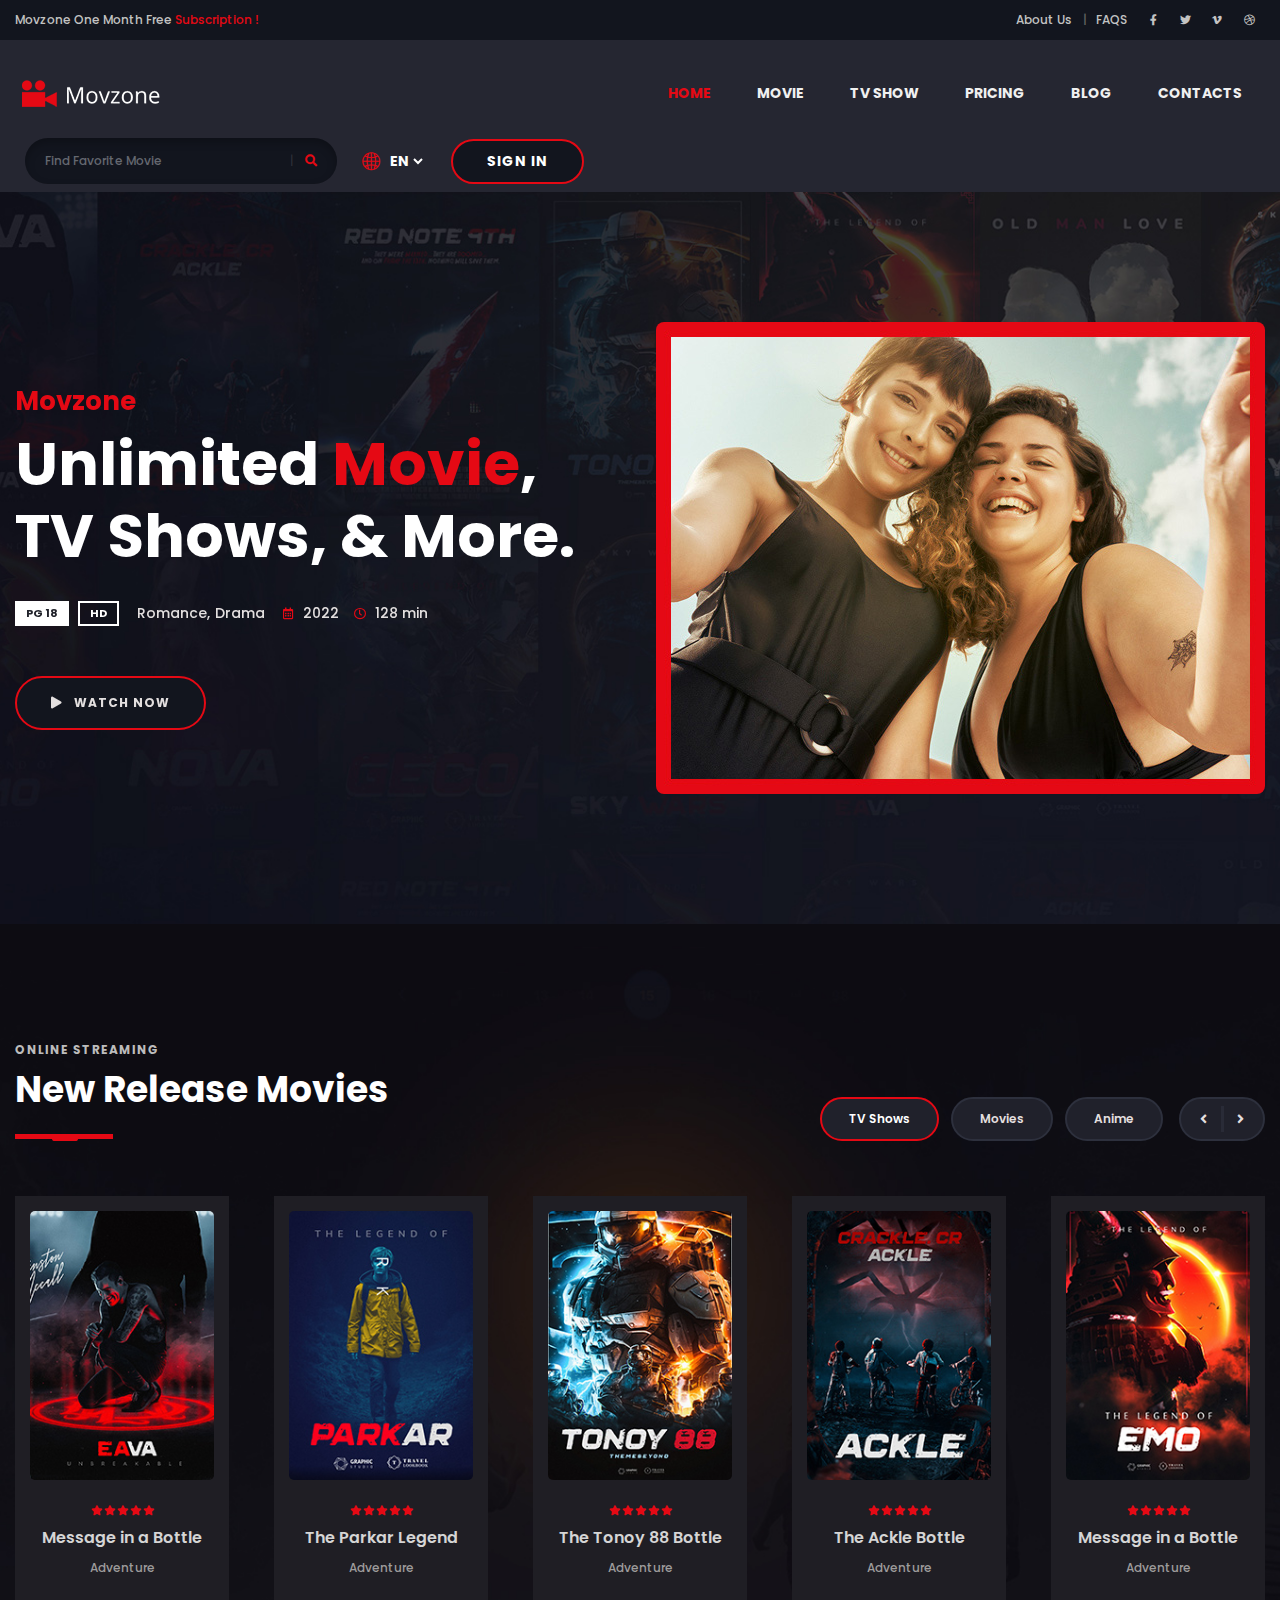
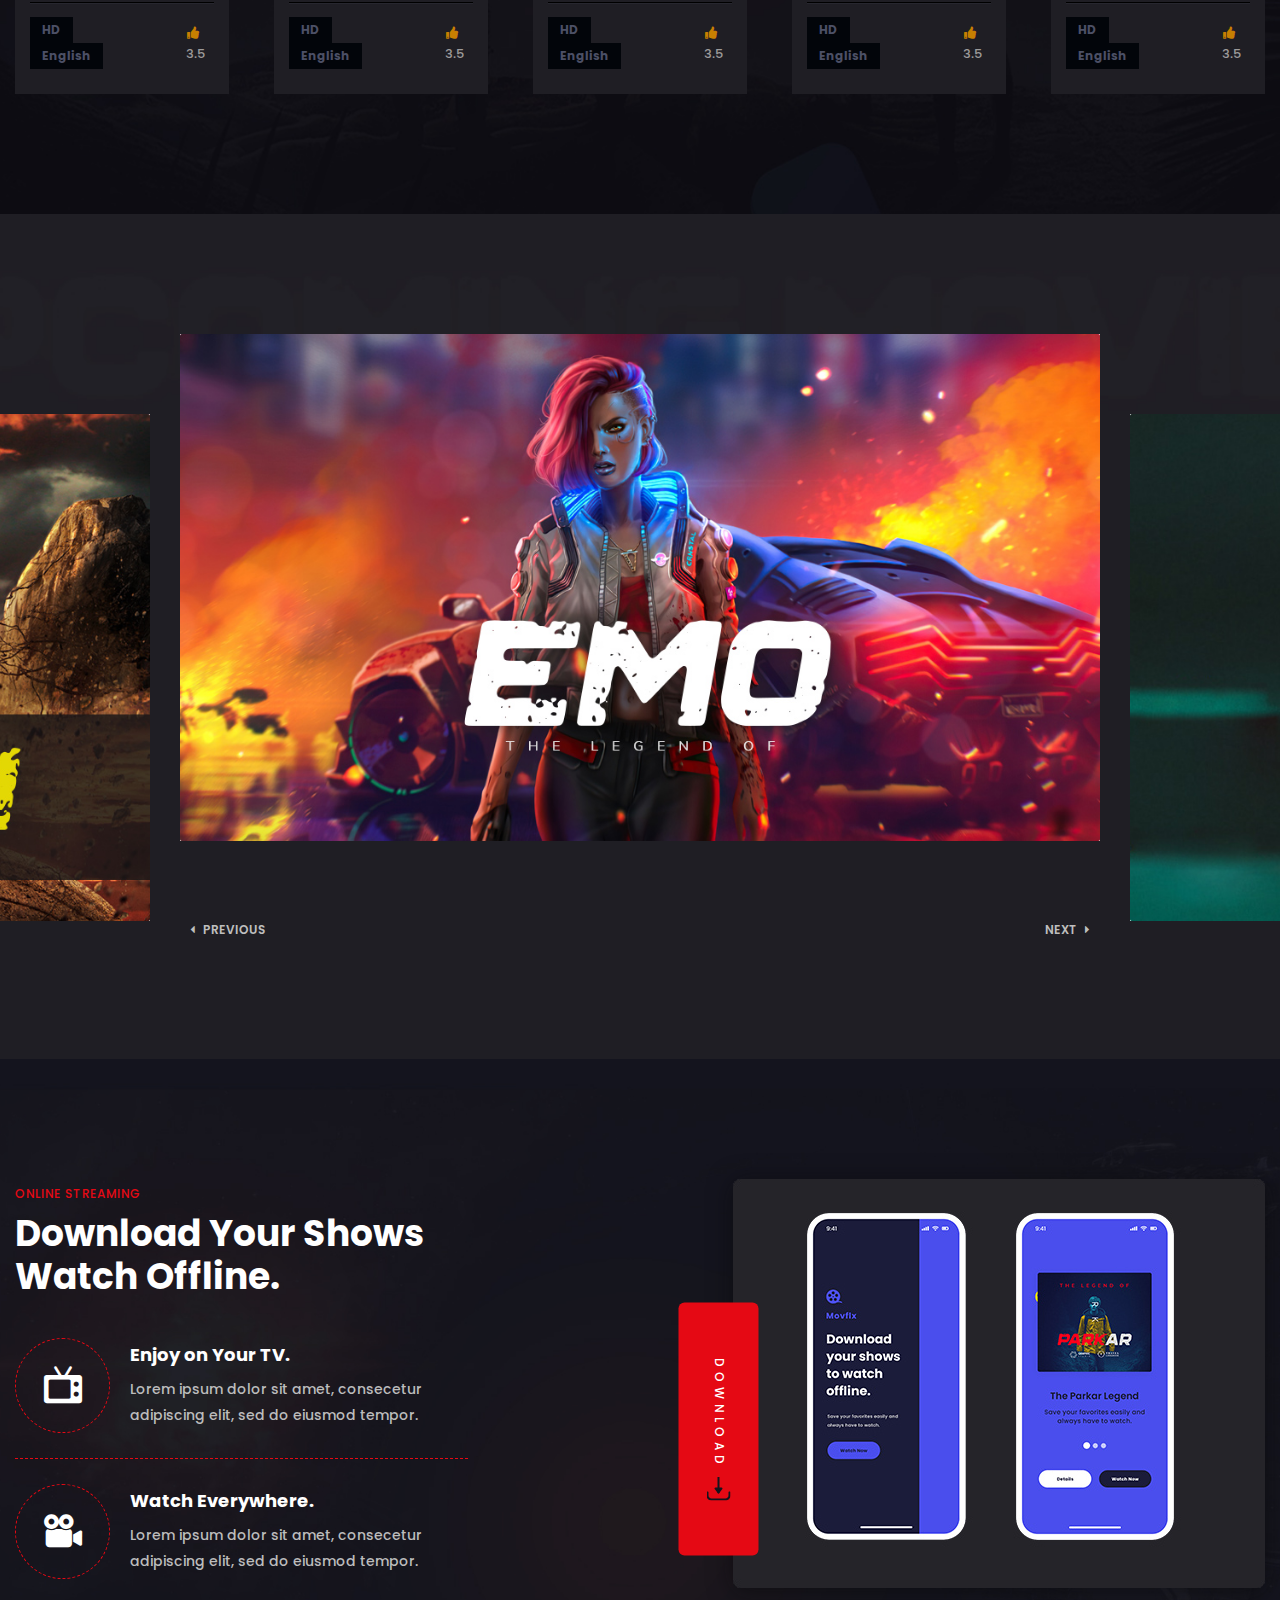
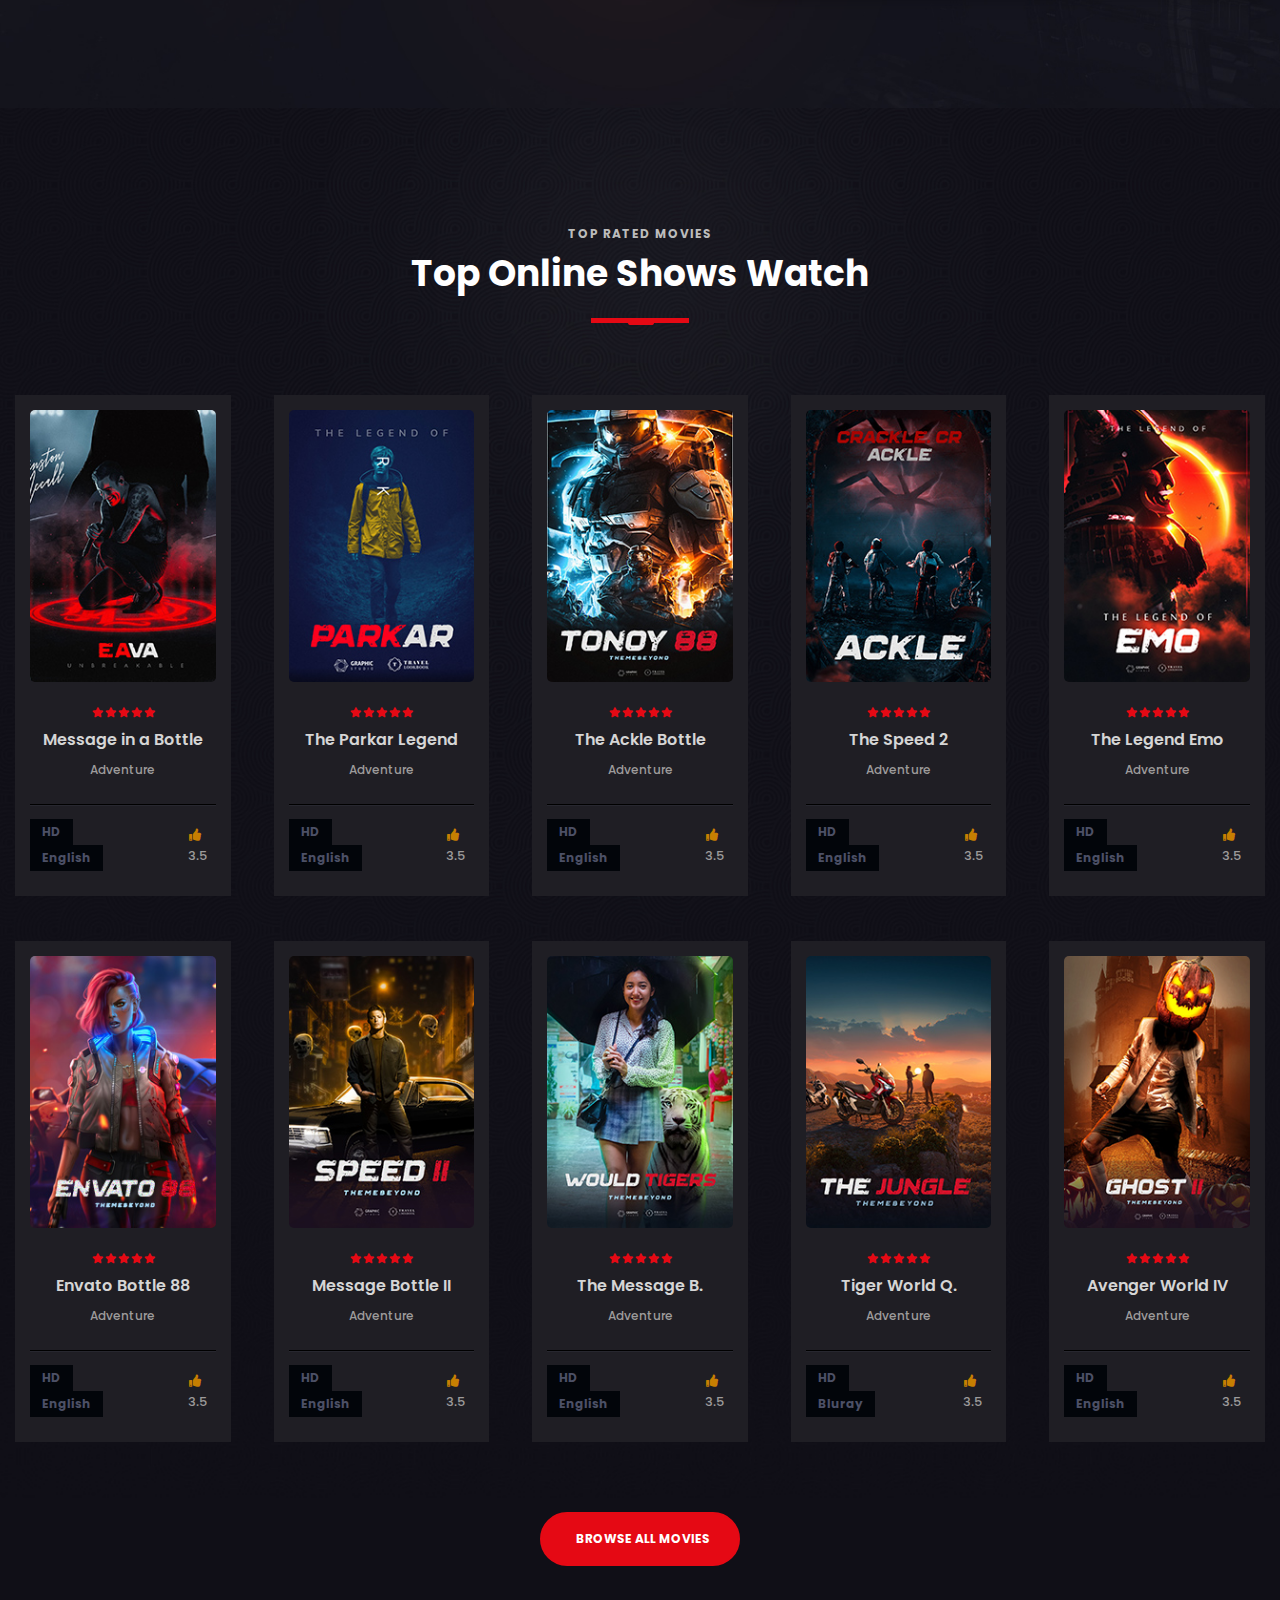
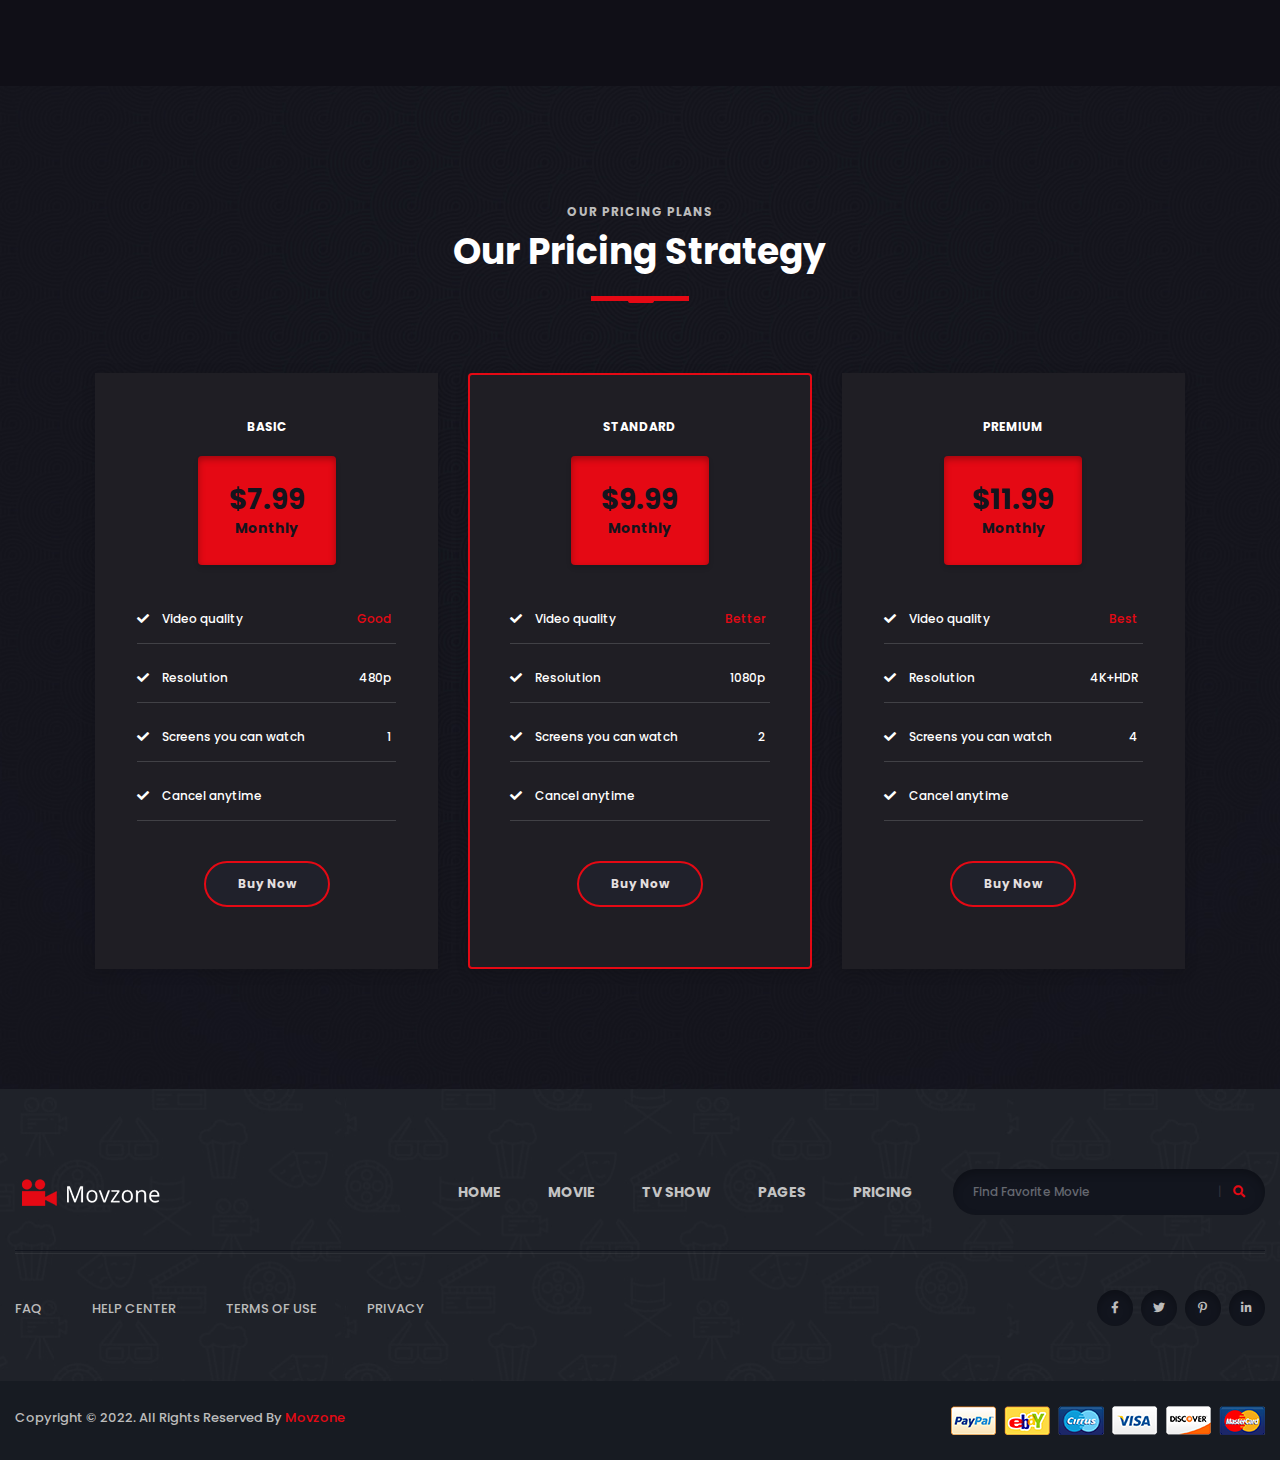
<file: index-2.html>
<!doctype html>
<html class="no-js" lang="">
    <head>
        <meta charset="utf-8">
        <meta http-equiv="x-ua-compatible" content="ie=edge">
        <title>Movzone - Online Movies & TV Shows Template</title>
        <meta name="description" content="">
        <meta name="viewport" content="width=device-width, initial-scale=1">

		<link rel="shortcut icon" type="image/x-icon" href="img/favicon.png">
        <!-- Place favicon.ico in the root directory -->

		<!-- CSS here -->
        <link rel="stylesheet" href="css/bootstrap.min.css">
        <link rel="stylesheet" href="css/animate.min.css">
        <link rel="stylesheet" href="css/magnific-popup.css">
        <link rel="stylesheet" href="css/fontawesome-all.min.css">
        <link rel="stylesheet" href="css/owl.carousel.min.css">
        <link rel="stylesheet" href="css/flaticon.css">
        <link rel="stylesheet" href="css/odometer.css">
        <link rel="stylesheet" href="css/aos.css">
        <link rel="stylesheet" href="css/slick.css">
        <link rel="stylesheet" href="css/default.css">
        <link rel="stylesheet" href="css/style.css">
        <link rel="stylesheet" href="css/responsive.css">
    </head>
    <body>

        <!-- preloader -->
        <div id="preloader">
            <div id="loading-center">
                <div id="loading-center-absolute">
                    <img src="img/preloader.svg" alt="">
                </div>
            </div>
        </div>
        <!-- preloader-end -->

		<!-- Scroll-top -->
        <button class="scroll-top scroll-to-target" data-target="html">
            <i class="fas fa-angle-up"></i>
        </button>
        <!-- Scroll-top-end-->

        <!-- header-area -->
        <header class="header-style-two">
            <div class="header-top-wrap">
                <div class="container custom-container">
                    <div class="row align-items-center">
                        <div class="col-md-6 d-none d-md-block">
                            <div class="header-top-subs">
                                <p>Movzone One Month Free <span>Subscription !</span></p>
                            </div>
                        </div>
                        <div class="col-md-6">
                            <div class="header-top-link">
                                <ul class="quick-link">
                                    <li><a href="#">About Us</a></li>
                                    <li><a href="#">FAQS</a></li>
                                </ul>
                                <ul class="header-social">
                                    <li><a href="#"><i class="fab fa-facebook-f"></i></a></li>
                                    <li><a href="#"><i class="fab fa-twitter"></i></a></li>
                                    <li><a href="#"><i class="fab fa-vimeo-v"></i></a></li>
                                    <li><a href="#"><i class="fab fa-dribbble"></i></a></li>
                                </ul>
                            </div>
                        </div>
                    </div>
                </div>
            </div>
            <div id="sticky-header" class="menu-area">
                <div class="container custom-container">
                    <div class="row">
                        <div class="col-12">
                            <div class="mobile-nav-toggler"><i class="fas fa-bars"></i></div>
                            <div class="menu-wrap">
                                <nav class="menu-nav show">
                                    <div class="logo">
                                        <a href="index.html">
                                            <img src="img/logo/logo.png" alt="Logo">
                                        </a>
                                    </div>
                                    <div class="navbar-wrap main-menu d-none d-lg-flex">
                                        <ul class="navigation">
                                            <li class="active menu-item-has-children"><a href="#">Home</a>
                                                <ul class="submenu">
                                                    <li><a href="index.html">Home One</a></li>
                                                    <li class="active"><a href="index-2.html">Home Two</a></li>
                                                </ul>
                                            </li>
                                            <li class="menu-item-has-children"><a href="#">Movie</a>
                                                <ul class="submenu">
                                                    <li><a href="movie.html">Movie</a></li>
                                                    <li><a href="movie-details.html">Movie Details</a></li>
                                                </ul>
                                            </li>
                                            <li><a href="tv-show.html">tv show</a></li>
                                            <li><a href="pricing.html">Pricing</a></li>
                                            <li class="menu-item-has-children"><a href="#">blog</a>
                                                <ul class="submenu">
                                                    <li><a href="blog.html">Our Blog</a></li>
                                                    <li><a href="blog-details.html">Blog Details</a></li>
                                                </ul>
                                            </li>
                                            <li><a href="contact.html">contacts</a></li>
                                        </ul>
                                    </div>
                                    <div class="header-action d-none d-md-block">
                                        <ul>
                                            <li class="d-none d-xl-block">
                                                <div class="footer-search">
                                                    <form action="#">
                                                        <input type="text" placeholder="Find Favorite Movie">
                                                        <button><i class="fas fa-search"></i></button>
                                                    </form>
                                                </div>
                                            </li>
                                            <li class="header-lang">
                                                <form action="#">
                                                    <div class="icon"><i class="flaticon-globe"></i></div>
                                                    <select id="lang-dropdown">
                                                        <option value="">En</option>
                                                        <option value="">Au</option>
                                                        <option value="">AR</option>
                                                        <option value="">TU</option>
                                                    </select>
                                                </form>
                                            </li>
                                            <li class="header-btn"><a href="#" class="btn">Sign In</a></li>
                                        </ul>
                                    </div>
                                </nav>
                            </div>

                            <!-- Mobile Menu  -->
                            <div class="mobile-menu">
                                <div class="close-btn"><i class="fas fa-times"></i></div>

                                <nav class="menu-box">
                                    <div class="nav-logo"><a href="index.html"><img src="img/logo/logo.png" alt="" title=""></a>
                                    </div>
                                    <div class="menu-outer">
                                        <!--Here Menu Will Come Automatically Via Javascript / Same Menu as in Header-->
                                    </div>
                                    <div class="social-links">
                                        <ul class="clearfix">
                                            <li><a href="#"><span class="fab fa-twitter"></span></a></li>
                                            <li><a href="#"><span class="fab fa-facebook-square"></span></a></li>
                                            <li><a href="#"><span class="fab fa-pinterest-p"></span></a></li>
                                            <li><a href="#"><span class="fab fa-instagram"></span></a></li>
                                            <li><a href="#"><span class="fab fa-youtube"></span></a></li>
                                        </ul>
                                    </div>
                                </nav>
                            </div>
                            <div class="menu-backdrop"></div>
                            <!-- End Mobile Menu -->

                        </div>
                    </div>
                </div>
            </div>
        </header>
        <!-- header-area-end -->


        <!-- main-area -->
        <main>

            <!-- slider-area -->
            <section class="slider-area slider-bg" data-background="img/banner/s_slider_bg.jpg">
                <div class="slider-active">
                    <div class="slider-item">
                        <div class="container">
                            <div class="row align-items-center">
                                <div class="col-lg-6 order-0 order-lg-2">
                                    <div class="slider-img text-center text-lg-right" data-animation="fadeInRight" data-delay="1s">
                                        <img src="img/banner/slider_img01.jpg" alt="">
                                    </div>
                                </div>
                                <div class="col-lg-6">
                                    <div class="banner-content">
                                        <h6 class="sub-title" data-animation="fadeInUp" data-delay=".2s">Movzone</h6>
                                        <h2 class="title" data-animation="fadeInUp" data-delay=".4s">Unlimited <span>Movie</span>, TV Shows, & More.</h2>
                                        <div class="banner-meta" data-animation="fadeInUp" data-delay=".6s">
                                            <ul>
                                                <li class="quality">
                                                    <span>Pg 18</span>
                                                    <span>hd</span>
                                                </li>
                                                <li class="category">
                                                    <a href="#">Romance,</a>
                                                    <a href="#">Drama</a>
                                                </li>
                                                <li class="release-time">
                                                    <span><i class="far fa-calendar-alt"></i> 2022</span>
                                                    <span><i class="far fa-clock"></i> 128 min</span>
                                                </li>
                                            </ul>
                                        </div>
                                        <a href="https://www.youtube.com/watch?v=R2gbPxeNk2E" class="banner-btn btn popup-video" data-animation="fadeInUp" data-delay=".8s"><i class="fas fa-play"></i> Watch Now</a>
                                    </div>
                                </div>
                            </div>
                        </div>
                    </div>
                    <div class="slider-item">
                        <div class="container">
                            <div class="row align-items-center">
                                <div class="col-lg-6 order-0 order-lg-2">
                                    <div class="slider-img text-center text-lg-right" data-animation="fadeInRight" data-delay="1s">
                                        <img src="img/banner/slider_img02.jpg" alt="">
                                    </div>
                                </div>
                                <div class="col-lg-6">
                                    <div class="banner-content">
                                        <h6 class="sub-title" data-animation="fadeInUp" data-delay=".2s">Movzone</h6>
                                        <h2 class="title" data-animation="fadeInUp" data-delay=".4s">Unlimited <span>Movie</span>, TV Shows, & More.</h2>
                                        <div class="banner-meta" data-animation="fadeInUp" data-delay=".6s">
                                            <ul>
                                                <li class="quality">
                                                    <span>Pg 18</span>
                                                    <span>hd</span>
                                                </li>
                                                <li class="category">
                                                    <a href="#">Romance,</a>
                                                    <a href="#">Drama</a>
                                                </li>
                                                <li class="release-time">
                                                    <span><i class="far fa-calendar-alt"></i> 2022</span>
                                                    <span><i class="far fa-clock"></i> 120 min</span>
                                                </li>
                                            </ul>
                                        </div>
                                        <a href="https://www.youtube.com/watch?v=R2gbPxeNk2E" class="banner-btn btn popup-video" data-animation="fadeInUp" data-delay=".8s"><i class="fas fa-play"></i> Watch Now</a>
                                    </div>
                                </div>
                            </div>
                        </div>
                    </div>
                    <div class="slider-item">
                        <div class="container">
                            <div class="row align-items-center">
                                <div class="col-lg-6 order-0 order-lg-2">
                                    <div class="slider-img text-center text-lg-right" data-animation="fadeInRight" data-delay="1s">
                                        <img src="img/banner/slider_img03.jpg" alt="">
                                    </div>
                                </div>
                                <div class="col-lg-6">
                                    <div class="banner-content">
                                        <h6 class="sub-title" data-animation="fadeInUp" data-delay=".2s">Movzone</h6>
                                        <h2 class="title" data-animation="fadeInUp" data-delay=".4s">Unlimited <span>Movie</span>, TV Shows, & More.</h2>
                                        <div class="banner-meta" data-animation="fadeInUp" data-delay=".6s">
                                            <ul>
                                                <li class="quality">
                                                    <span>Pg 18</span>
                                                    <span>hd</span>
                                                </li>
                                                <li class="category">
                                                    <a href="#">Romance,</a>
                                                    <a href="#">Drama</a>
                                                </li>
                                                <li class="release-time">
                                                    <span><i class="far fa-calendar-alt"></i> 2022</span>
                                                    <span><i class="far fa-clock"></i> 120 min</span>
                                                </li>
                                            </ul>
                                        </div>
                                        <a href="https://www.youtube.com/watch?v=R2gbPxeNk2E" class="banner-btn btn popup-video" data-animation="fadeInUp" data-delay=".8s"><i class="fas fa-play"></i> Watch Now</a>
                                    </div>
                                </div>
                            </div>
                        </div>
                    </div>
                </div>
            </section>
            <!-- slider-area-end -->

            <!-- up-coming-movie-area -->
            <section class="ucm-area ucm-bg2" data-background="img/bg/ucm_bg02.jpg">
                <div class="container">
                    <div class="row align-items-end mb-55">
                        <div class="col-lg-6">
                            <div class="section-title title-style-three text-center text-lg-left">
                                <span class="sub-title">ONLINE STREAMING</span>
                                <h2 class="title">New Release Movies</h2>
                            </div>
                        </div>
                        <div class="col-lg-6">
                            <div class="ucm-nav-wrap">
                                <ul class="nav nav-tabs" id="myTab" role="tablist">
                                    <li class="nav-item" role="presentation">
                                        <a class="nav-link active" id="tvShow-tab" data-toggle="tab" href="#tvShow" role="tab" aria-controls="tvShow" aria-selected="true">TV Shows</a>
                                    </li>
                                    <li class="nav-item" role="presentation">
                                        <a class="nav-link" id="movies-tab" data-toggle="tab" href="#movies" role="tab" aria-controls="movies" aria-selected="false">Movies</a>
                                    </li>
                                    <li class="nav-item" role="presentation">
                                        <a class="nav-link" id="anime-tab" data-toggle="tab" href="#anime" role="tab" aria-controls="anime" aria-selected="false">Anime</a>
                                    </li>
                                </ul>
                            </div>
                        </div>
                    </div>
                    <div class="tab-content" id="myTabContent">
                        <div class="tab-pane fade show active" id="tvShow" role="tabpanel" aria-labelledby="tvShow-tab">
                            <div class="ucm-active-two owl-carousel">
                                <div class="movie-item movie-item-two mb-30">
                                    <div class="movie-poster">
                                        <a href="movie-details.html"><img src="img/poster/s_ucm_poster01.jpg" alt=""></a>
                                    </div>
                                    <div class="movie-content">
                                        <div class="rating">
                                            <i class="fas fa-star"></i>
                                            <i class="fas fa-star"></i>
                                            <i class="fas fa-star"></i>
                                            <i class="fas fa-star"></i>
                                            <i class="fas fa-star"></i>
                                        </div>
                                        <h5 class="title"><a href="movie-details.html">Message in a Bottle</a></h5>
                                        <span class="rel">Adventure</span>
                                        <div class="movie-content-bottom">
                                            <ul>
                                                <li class="tag">
                                                    <a href="#">HD</a>
                                                    <a href="#">English</a>
                                                </li>
                                                <li>
                                                    <span class="like"><i class="fas fa-thumbs-up"></i> 3.5</span>
                                                </li>
                                            </ul>
                                        </div>
                                    </div>
                                </div>
                                <div class="movie-item movie-item-two mb-30">
                                    <div class="movie-poster">
                                        <a href="movie-details.html"><img src="img/poster/s_ucm_poster02.jpg" alt=""></a>
                                    </div>
                                    <div class="movie-content">
                                        <div class="rating">
                                            <i class="fas fa-star"></i>
                                            <i class="fas fa-star"></i>
                                            <i class="fas fa-star"></i>
                                            <i class="fas fa-star"></i>
                                            <i class="fas fa-star"></i>
                                        </div>
                                        <h5 class="title"><a href="movie-details.html">The Parkar Legend</a></h5>
                                        <span class="rel">Adventure</span>
                                        <div class="movie-content-bottom">
                                            <ul>
                                                <li class="tag">
                                                    <a href="#">HD</a>
                                                    <a href="#">English</a>
                                                </li>
                                                <li>
                                                    <span class="like"><i class="fas fa-thumbs-up"></i> 3.5</span>
                                                </li>
                                            </ul>
                                        </div>
                                    </div>
                                </div>
                                <div class="movie-item movie-item-two mb-30">
                                    <div class="movie-poster">
                                        <a href="movie-details.html"><img src="img/poster/s_ucm_poster03.jpg" alt=""></a>
                                    </div>
                                    <div class="movie-content">
                                        <div class="rating">
                                            <i class="fas fa-star"></i>
                                            <i class="fas fa-star"></i>
                                            <i class="fas fa-star"></i>
                                            <i class="fas fa-star"></i>
                                            <i class="fas fa-star"></i>
                                        </div>
                                        <h5 class="title"><a href="movie-details.html">The Tonoy 88 Bottle</a></h5>
                                        <span class="rel">Adventure</span>
                                        <div class="movie-content-bottom">
                                            <ul>
                                                <li class="tag">
                                                    <a href="#">HD</a>
                                                    <a href="#">English</a>
                                                </li>
                                                <li>
                                                    <span class="like"><i class="fas fa-thumbs-up"></i> 3.5</span>
                                                </li>
                                            </ul>
                                        </div>
                                    </div>
                                </div>
                                <div class="movie-item movie-item-two mb-30">
                                    <div class="movie-poster">
                                        <a href="movie-details.html"><img src="img/poster/s_ucm_poster04.jpg" alt=""></a>
                                    </div>
                                    <div class="movie-content">
                                        <div class="rating">
                                            <i class="fas fa-star"></i>
                                            <i class="fas fa-star"></i>
                                            <i class="fas fa-star"></i>
                                            <i class="fas fa-star"></i>
                                            <i class="fas fa-star"></i>
                                        </div>
                                        <h5 class="title"><a href="movie-details.html">The Ackle Bottle</a></h5>
                                        <span class="rel">Adventure</span>
                                        <div class="movie-content-bottom">
                                            <ul>
                                                <li class="tag">
                                                    <a href="#">HD</a>
                                                    <a href="#">English</a>
                                                </li>
                                                <li>
                                                    <span class="like"><i class="fas fa-thumbs-up"></i> 3.5</span>
                                                </li>
                                            </ul>
                                        </div>
                                    </div>
                                </div>
                                <div class="movie-item movie-item-two mb-30">
                                    <div class="movie-poster">
                                        <a href="movie-details.html"><img src="img/poster/s_ucm_poster05.jpg" alt=""></a>
                                    </div>
                                    <div class="movie-content">
                                        <div class="rating">
                                            <i class="fas fa-star"></i>
                                            <i class="fas fa-star"></i>
                                            <i class="fas fa-star"></i>
                                            <i class="fas fa-star"></i>
                                            <i class="fas fa-star"></i>
                                        </div>
                                        <h5 class="title"><a href="movie-details.html">Message in a Bottle</a></h5>
                                        <span class="rel">Adventure</span>
                                        <div class="movie-content-bottom">
                                            <ul>
                                                <li class="tag">
                                                    <a href="#">HD</a>
                                                    <a href="#">English</a>
                                                </li>
                                                <li>
                                                    <span class="like"><i class="fas fa-thumbs-up"></i> 3.5</span>
                                                </li>
                                            </ul>
                                        </div>
                                    </div>
                                </div>
                                <div class="movie-item movie-item-two mb-30">
                                    <div class="movie-poster">
                                        <a href="movie-details.html"><img src="img/poster/s_ucm_poster06.jpg" alt=""></a>
                                    </div>
                                    <div class="movie-content">
                                        <div class="rating">
                                            <i class="fas fa-star"></i>
                                            <i class="fas fa-star"></i>
                                            <i class="fas fa-star"></i>
                                            <i class="fas fa-star"></i>
                                            <i class="fas fa-star"></i>
                                        </div>
                                        <h5 class="title"><a href="movie-details.html">The Dog Woof</a></h5>
                                        <span class="rel">Adventure</span>
                                        <div class="movie-content-bottom">
                                            <ul>
                                                <li class="tag">
                                                    <a href="#">HD</a>
                                                    <a href="#">English</a>
                                                </li>
                                                <li>
                                                    <span class="like"><i class="fas fa-thumbs-up"></i> 3.5</span>
                                                </li>
                                            </ul>
                                        </div>
                                    </div>
                                </div>
                            </div>
                        </div>
                        <div class="tab-pane fade" id="movies" role="tabpanel" aria-labelledby="movies-tab">
                            <div class="ucm-active-two owl-carousel">
                                <div class="movie-item movie-item-two mb-30">
                                    <div class="movie-poster">
                                        <a href="movie-details.html"><img src="img/poster/s_ucm_poster06.jpg" alt=""></a>
                                    </div>
                                    <div class="movie-content">
                                        <div class="rating">
                                            <i class="fas fa-star"></i>
                                            <i class="fas fa-star"></i>
                                            <i class="fas fa-star"></i>
                                            <i class="fas fa-star"></i>
                                            <i class="fas fa-star"></i>
                                        </div>
                                        <h5 class="title"><a href="movie-details.html">Message in a Bottle</a></h5>
                                        <span class="rel">Adventure</span>
                                        <div class="movie-content-bottom">
                                            <ul>
                                                <li class="tag">
                                                    <a href="#">HD</a>
                                                    <a href="#">English</a>
                                                </li>
                                                <li>
                                                    <span class="like"><i class="fas fa-thumbs-up"></i> 3.5</span>
                                                </li>
                                            </ul>
                                        </div>
                                    </div>
                                </div>
                                <div class="movie-item movie-item-two mb-30">
                                    <div class="movie-poster">
                                        <a href="movie-details.html"><img src="img/poster/s_ucm_poster07.jpg" alt=""></a>
                                    </div>
                                    <div class="movie-content">
                                        <div class="rating">
                                            <i class="fas fa-star"></i>
                                            <i class="fas fa-star"></i>
                                            <i class="fas fa-star"></i>
                                            <i class="fas fa-star"></i>
                                            <i class="fas fa-star"></i>
                                        </div>
                                        <h5 class="title"><a href="movie-details.html">The Parkar Legend</a></h5>
                                        <span class="rel">Adventure</span>
                                        <div class="movie-content-bottom">
                                            <ul>
                                                <li class="tag">
                                                    <a href="#">HD</a>
                                                    <a href="#">English</a>
                                                </li>
                                                <li>
                                                    <span class="like"><i class="fas fa-thumbs-up"></i> 3.5</span>
                                                </li>
                                            </ul>
                                        </div>
                                    </div>
                                </div>
                                <div class="movie-item movie-item-two mb-30">
                                    <div class="movie-poster">
                                        <a href="movie-details.html"><img src="img/poster/s_ucm_poster08.jpg" alt=""></a>
                                    </div>
                                    <div class="movie-content">
                                        <div class="rating">
                                            <i class="fas fa-star"></i>
                                            <i class="fas fa-star"></i>
                                            <i class="fas fa-star"></i>
                                            <i class="fas fa-star"></i>
                                            <i class="fas fa-star"></i>
                                        </div>
                                        <h5 class="title"><a href="movie-details.html">The Tonoy 88 Bottle</a></h5>
                                        <span class="rel">Adventure</span>
                                        <div class="movie-content-bottom">
                                            <ul>
                                                <li class="tag">
                                                    <a href="#">HD</a>
                                                    <a href="#">English</a>
                                                </li>
                                                <li>
                                                    <span class="like"><i class="fas fa-thumbs-up"></i> 3.5</span>
                                                </li>
                                            </ul>
                                        </div>
                                    </div>
                                </div>
                                <div class="movie-item movie-item-two mb-30">
                                    <div class="movie-poster">
                                        <a href="movie-details.html"><img src="img/poster/s_ucm_poster09.jpg" alt=""></a>
                                    </div>
                                    <div class="movie-content">
                                        <div class="rating">
                                            <i class="fas fa-star"></i>
                                            <i class="fas fa-star"></i>
                                            <i class="fas fa-star"></i>
                                            <i class="fas fa-star"></i>
                                            <i class="fas fa-star"></i>
                                        </div>
                                        <h5 class="title"><a href="movie-details.html">The Ackle Bottle</a></h5>
                                        <span class="rel">Adventure</span>
                                        <div class="movie-content-bottom">
                                            <ul>
                                                <li class="tag">
                                                    <a href="#">HD</a>
                                                    <a href="#">English</a>
                                                </li>
                                                <li>
                                                    <span class="like"><i class="fas fa-thumbs-up"></i> 3.5</span>
                                                </li>
                                            </ul>
                                        </div>
                                    </div>
                                </div>
                                <div class="movie-item movie-item-two mb-30">
                                    <div class="movie-poster">
                                        <a href="movie-details.html"><img src="img/poster/s_ucm_poster02.jpg" alt=""></a>
                                    </div>
                                    <div class="movie-content">
                                        <div class="rating">
                                            <i class="fas fa-star"></i>
                                            <i class="fas fa-star"></i>
                                            <i class="fas fa-star"></i>
                                            <i class="fas fa-star"></i>
                                            <i class="fas fa-star"></i>
                                        </div>
                                        <h5 class="title"><a href="movie-details.html">Message in a Bottle</a></h5>
                                        <span class="rel">Adventure</span>
                                        <div class="movie-content-bottom">
                                            <ul>
                                                <li class="tag">
                                                    <a href="#">HD</a>
                                                    <a href="#">English</a>
                                                </li>
                                                <li>
                                                    <span class="like"><i class="fas fa-thumbs-up"></i> 3.5</span>
                                                </li>
                                            </ul>
                                        </div>
                                    </div>
                                </div>
                                <div class="movie-item movie-item-two mb-30">
                                    <div class="movie-poster">
                                        <a href="movie-details.html"><img src="img/poster/s_ucm_poster01.jpg" alt=""></a>
                                    </div>
                                    <div class="movie-content">
                                        <div class="rating">
                                            <i class="fas fa-star"></i>
                                            <i class="fas fa-star"></i>
                                            <i class="fas fa-star"></i>
                                            <i class="fas fa-star"></i>
                                            <i class="fas fa-star"></i>
                                        </div>
                                        <h5 class="title"><a href="movie-details.html">The Dog Woof</a></h5>
                                        <span class="rel">Adventure</span>
                                        <div class="movie-content-bottom">
                                            <ul>
                                                <li class="tag">
                                                    <a href="#">HD</a>
                                                    <a href="#">English</a>
                                                </li>
                                                <li>
                                                    <span class="like"><i class="fas fa-thumbs-up"></i> 3.5</span>
                                                </li>
                                            </ul>
                                        </div>
                                    </div>
                                </div>
                            </div>
                        </div>
                        <div class="tab-pane fade" id="anime" role="tabpanel" aria-labelledby="anime-tab">
                            <div class="ucm-active-two owl-carousel">
                                <div class="movie-item movie-item-two mb-30">
                                    <div class="movie-poster">
                                        <a href="movie-details.html"><img src="img/poster/s_ucm_poster01.jpg" alt=""></a>
                                    </div>
                                    <div class="movie-content">
                                        <div class="rating">
                                            <i class="fas fa-star"></i>
                                            <i class="fas fa-star"></i>
                                            <i class="fas fa-star"></i>
                                            <i class="fas fa-star"></i>
                                            <i class="fas fa-star"></i>
                                        </div>
                                        <h5 class="title"><a href="movie-details.html">Message in a Bottle</a></h5>
                                        <span class="rel">Adventure</span>
                                        <div class="movie-content-bottom">
                                            <ul>
                                                <li class="tag">
                                                    <a href="#">HD</a>
                                                    <a href="#">English</a>
                                                </li>
                                                <li>
                                                    <span class="like"><i class="fas fa-thumbs-up"></i> 3.5</span>
                                                </li>
                                            </ul>
                                        </div>
                                    </div>
                                </div>
                                <div class="movie-item movie-item-two mb-30">
                                    <div class="movie-poster">
                                        <a href="movie-details.html"><img src="img/poster/s_ucm_poster02.jpg" alt=""></a>
                                    </div>
                                    <div class="movie-content">
                                        <div class="rating">
                                            <i class="fas fa-star"></i>
                                            <i class="fas fa-star"></i>
                                            <i class="fas fa-star"></i>
                                            <i class="fas fa-star"></i>
                                            <i class="fas fa-star"></i>
                                        </div>
                                        <h5 class="title"><a href="movie-details.html">The Parkar Legend</a></h5>
                                        <span class="rel">Adventure</span>
                                        <div class="movie-content-bottom">
                                            <ul>
                                                <li class="tag">
                                                    <a href="#">HD</a>
                                                    <a href="#">English</a>
                                                </li>
                                                <li>
                                                    <span class="like"><i class="fas fa-thumbs-up"></i> 3.5</span>
                                                </li>
                                            </ul>
                                        </div>
                                    </div>
                                </div>
                                <div class="movie-item movie-item-two mb-30">
                                    <div class="movie-poster">
                                        <a href="movie-details.html"><img src="img/poster/s_ucm_poster03.jpg" alt=""></a>
                                    </div>
                                    <div class="movie-content">
                                        <div class="rating">
                                            <i class="fas fa-star"></i>
                                            <i class="fas fa-star"></i>
                                            <i class="fas fa-star"></i>
                                            <i class="fas fa-star"></i>
                                            <i class="fas fa-star"></i>
                                        </div>
                                        <h5 class="title"><a href="movie-details.html">The Tonoy 88 Bottle</a></h5>
                                        <span class="rel">Adventure</span>
                                        <div class="movie-content-bottom">
                                            <ul>
                                                <li class="tag">
                                                    <a href="#">HD</a>
                                                    <a href="#">English</a>
                                                </li>
                                                <li>
                                                    <span class="like"><i class="fas fa-thumbs-up"></i> 3.5</span>
                                                </li>
                                            </ul>
                                        </div>
                                    </div>
                                </div>
                                <div class="movie-item movie-item-two mb-30">
                                    <div class="movie-poster">
                                        <a href="movie-details.html"><img src="img/poster/s_ucm_poster04.jpg" alt=""></a>
                                    </div>
                                    <div class="movie-content">
                                        <div class="rating">
                                            <i class="fas fa-star"></i>
                                            <i class="fas fa-star"></i>
                                            <i class="fas fa-star"></i>
                                            <i class="fas fa-star"></i>
                                            <i class="fas fa-star"></i>
                                        </div>
                                        <h5 class="title"><a href="movie-details.html">The Ackle Bottle</a></h5>
                                        <span class="rel">Adventure</span>
                                        <div class="movie-content-bottom">
                                            <ul>
                                                <li class="tag">
                                                    <a href="#">HD</a>
                                                    <a href="#">English</a>
                                                </li>
                                                <li>
                                                    <span class="like"><i class="fas fa-thumbs-up"></i> 3.5</span>
                                                </li>
                                            </ul>
                                        </div>
                                    </div>
                                </div>
                                <div class="movie-item movie-item-two mb-30">
                                    <div class="movie-poster">
                                        <a href="movie-details.html"><img src="img/poster/s_ucm_poster05.jpg" alt=""></a>
                                    </div>
                                    <div class="movie-content">
                                        <div class="rating">
                                            <i class="fas fa-star"></i>
                                            <i class="fas fa-star"></i>
                                            <i class="fas fa-star"></i>
                                            <i class="fas fa-star"></i>
                                            <i class="fas fa-star"></i>
                                        </div>
                                        <h5 class="title"><a href="movie-details.html">Message in a Bottle</a></h5>
                                        <span class="rel">Adventure</span>
                                        <div class="movie-content-bottom">
                                            <ul>
                                                <li class="tag">
                                                    <a href="#">HD</a>
                                                    <a href="#">English</a>
                                                </li>
                                                <li>
                                                    <span class="like"><i class="fas fa-thumbs-up"></i> 3.5</span>
                                                </li>
                                            </ul>
                                        </div>
                                    </div>
                                </div>
                                <div class="movie-item movie-item-two mb-30">
                                    <div class="movie-poster">
                                        <a href="movie-details.html"><img src="img/poster/s_ucm_poster06.jpg" alt=""></a>
                                    </div>
                                    <div class="movie-content">
                                        <div class="rating">
                                            <i class="fas fa-star"></i>
                                            <i class="fas fa-star"></i>
                                            <i class="fas fa-star"></i>
                                            <i class="fas fa-star"></i>
                                            <i class="fas fa-star"></i>
                                        </div>
                                        <h5 class="title"><a href="movie-details.html">The Dog Woof</a></h5>
                                        <span class="rel">Adventure</span>
                                        <div class="movie-content-bottom">
                                            <ul>
                                                <li class="tag">
                                                    <a href="#">HD</a>
                                                    <a href="#">English</a>
                                                </li>
                                                <li>
                                                    <span class="like"><i class="fas fa-thumbs-up"></i> 3.5</span>
                                                </li>
                                            </ul>
                                        </div>
                                    </div>
                                </div>
                            </div>
                        </div>
                    </div>
                </div>
            </section>
            <!-- up-coming-movie-area-end -->

            <!-- gallery-area -->
            <div class="gallery-area position-relative">
                <div class="gallery-bg"></div>
                <div class="container-fluid p-0 fix">
                    <div class="row gallery-active">
                        <div class="col-12">
                            <div class="gallery-item">
                                <img src="img/images/gallery_01.jpg" alt="">
                            </div>
                        </div>
                        <div class="col-12">
                            <div class="gallery-item">
                                <img src="img/images/gallery_02.jpg" alt="">
                            </div>
                        </div>
                        <div class="col-12">
                            <div class="gallery-item">
                                <img src="img/images/gallery_03.jpg" alt="">
                            </div>
                        </div>
                        <div class="col-12">
                            <div class="gallery-item">
                                <img src="img/images/gallery_04.jpg" alt="">
                            </div>
                        </div>
                    </div>
                </div>
                <div class="slider-nav"></div>
            </div>
            <!-- gallery-area-end -->

            <!-- services-area -->
            <section class="services-area services-bg-two" data-background="img/bg/services_bg02.jpg">
                <div class="container">
                    <div class="row justify-content-between align-items-center">
                        <div class="col-lg-6 order-0 order-lg-2">
                            <div class="services-img-wrap">
                                <img src="img/images/services_img02.jpg" alt="">
                                <a href="img/images/services_img02.jpg" class="download-btn" download>Download <img src="fonts/download.svg" alt=""></a>
                            </div>
                        </div>
                        <div class="col-xl-5 col-lg-6">
                            <div class="services-content-wrap">
                                <div class="section-title mb-40">
                                    <span class="sub-title">ONLINE STREAMING</span>
                                    <h2 class="title">Download Your Shows Watch Offline.</h2>
                                </div>
                                <div class="services-list">
                                    <ul>
                                        <li>
                                            <div class="icon">
                                                <i class="flaticon-television"></i>
                                            </div>
                                            <div class="content">
                                                <h5>Enjoy on Your TV.</h5>
                                                <p>Lorem ipsum dolor sit amet, consecetur adipiscing elit, sed do eiusmod tempor.</p>
                                            </div>
                                        </li>
                                        <li>
                                            <div class="icon">
                                                <i class="flaticon-video-camera"></i>
                                            </div>
                                            <div class="content">
                                                <h5>Watch Everywhere.</h5>
                                                <p>Lorem ipsum dolor sit amet, consecetur adipiscing elit, sed do eiusmod tempor.</p>
                                            </div>
                                        </li>
                                    </ul>
                                </div>
                            </div>
                        </div>
                    </div>
                </div>
            </section>
            <!-- services-area-end -->

            <!-- top-rated-movie -->
            <section class="top-rated-movie tr-movie-bg2" data-background="img/bg/tr_movies_bg.jpg">
                <div class="container">
                    <div class="row justify-content-center">
                        <div class="col-lg-8">
                            <div class="section-title title-style-three text-center mb-70">
                                <span class="sub-title">top rated movies</span>
                                <h2 class="title">Top Online Shows Watch</h2>
                            </div>
                        </div>
                    </div>
                    <div class="row movie-item-row">
                        <div class="custom-col-">
                            <div class="movie-item movie-item-two">
                                <div class="movie-poster">
                                    <img src="img/poster/s_ucm_poster01.jpg" alt="">
                                    <ul class="overlay-btn">
                                        <li><a href="https://www.youtube.com/watch?v=R2gbPxeNk2E" class="popup-video btn">Watch Now</a></li>
                                        <li><a href="movie-details.html" class="btn">Details</a></li>
                                    </ul>
                                </div>
                                <div class="movie-content">
                                    <div class="rating">
                                        <i class="fas fa-star"></i>
                                        <i class="fas fa-star"></i>
                                        <i class="fas fa-star"></i>
                                        <i class="fas fa-star"></i>
                                        <i class="fas fa-star"></i>
                                    </div>
                                    <h5 class="title"><a href="movie-details.html">Message in a Bottle</a></h5>
                                    <span class="rel">Adventure</span>
                                    <div class="movie-content-bottom">
                                        <ul>
                                            <li class="tag">
                                                <a href="#">HD</a>
                                                <a href="#">English</a>
                                            </li>
                                            <li>
                                                <span class="like"><i class="fas fa-thumbs-up"></i> 3.5</span>
                                            </li>
                                        </ul>
                                    </div>
                                </div>
                            </div>
                        </div>
                        <div class="custom-col-">
                            <div class="movie-item movie-item-two">
                                <div class="movie-poster">
                                    <img src="img/poster/s_ucm_poster02.jpg" alt="">
                                    <ul class="overlay-btn">
                                        <li><a href="https://www.youtube.com/watch?v=R2gbPxeNk2E" class="popup-video btn">Watch Now</a></li>
                                        <li><a href="movie-details.html" class="btn">Details</a></li>
                                    </ul>
                                </div>
                                <div class="movie-content">
                                    <div class="rating">
                                        <i class="fas fa-star"></i>
                                        <i class="fas fa-star"></i>
                                        <i class="fas fa-star"></i>
                                        <i class="fas fa-star"></i>
                                        <i class="fas fa-star"></i>
                                    </div>
                                    <h5 class="title"><a href="movie-details.html">The Parkar Legend</a></h5>
                                    <span class="rel">Adventure</span>
                                    <div class="movie-content-bottom">
                                        <ul>
                                            <li class="tag">
                                                <a href="#">HD</a>
                                                <a href="#">English</a>
                                            </li>
                                            <li>
                                                <span class="like"><i class="fas fa-thumbs-up"></i> 3.5</span>
                                            </li>
                                        </ul>
                                    </div>
                                </div>
                            </div>
                        </div>
                        <div class="custom-col-">
                            <div class="movie-item movie-item-two">
                                <div class="movie-poster">
                                    <img src="img/poster/s_ucm_poster03.jpg" alt="">
                                    <ul class="overlay-btn">
                                        <li><a href="https://www.youtube.com/watch?v=R2gbPxeNk2E" class="popup-video btn">Watch Now</a></li>
                                        <li><a href="movie-details.html" class="btn">Details</a></li>
                                    </ul>
                                </div>
                                <div class="movie-content">
                                    <div class="rating">
                                        <i class="fas fa-star"></i>
                                        <i class="fas fa-star"></i>
                                        <i class="fas fa-star"></i>
                                        <i class="fas fa-star"></i>
                                        <i class="fas fa-star"></i>
                                    </div>
                                    <h5 class="title"><a href="movie-details.html">The Ackle Bottle</a></h5>
                                    <span class="rel">Adventure</span>
                                    <div class="movie-content-bottom">
                                        <ul>
                                            <li class="tag">
                                                <a href="#">HD</a>
                                                <a href="#">English</a>
                                            </li>
                                            <li>
                                                <span class="like"><i class="fas fa-thumbs-up"></i> 3.5</span>
                                            </li>
                                        </ul>
                                    </div>
                                </div>
                            </div>
                        </div>
                        <div class="custom-col-">
                            <div class="movie-item movie-item-two">
                                <div class="movie-poster">
                                    <img src="img/poster/s_ucm_poster04.jpg" alt="">
                                    <ul class="overlay-btn">
                                        <li><a href="https://www.youtube.com/watch?v=R2gbPxeNk2E" class="popup-video btn">Watch Now</a></li>
                                        <li><a href="movie-details.html" class="btn">Details</a></li>
                                    </ul>
                                </div>
                                <div class="movie-content">
                                    <div class="rating">
                                        <i class="fas fa-star"></i>
                                        <i class="fas fa-star"></i>
                                        <i class="fas fa-star"></i>
                                        <i class="fas fa-star"></i>
                                        <i class="fas fa-star"></i>
                                    </div>
                                    <h5 class="title"><a href="movie-details.html">The Speed 2</a></h5>
                                    <span class="rel">Adventure</span>
                                    <div class="movie-content-bottom">
                                        <ul>
                                            <li class="tag">
                                                <a href="#">HD</a>
                                                <a href="#">English</a>
                                            </li>
                                            <li>
                                                <span class="like"><i class="fas fa-thumbs-up"></i> 3.5</span>
                                            </li>
                                        </ul>
                                    </div>
                                </div>
                            </div>
                        </div>
                        <div class="custom-col-">
                            <div class="movie-item movie-item-two">
                                <div class="movie-poster">
                                    <img src="img/poster/s_ucm_poster05.jpg" alt="">
                                    <ul class="overlay-btn">
                                        <li><a href="https://www.youtube.com/watch?v=R2gbPxeNk2E" class="popup-video btn">Watch Now</a></li>
                                        <li><a href="movie-details.html" class="btn">Details</a></li>
                                    </ul>
                                </div>
                                <div class="movie-content">
                                    <div class="rating">
                                        <i class="fas fa-star"></i>
                                        <i class="fas fa-star"></i>
                                        <i class="fas fa-star"></i>
                                        <i class="fas fa-star"></i>
                                        <i class="fas fa-star"></i>
                                    </div>
                                    <h5 class="title"><a href="movie-details.html">The Legend Emo</a></h5>
                                    <span class="rel">Adventure</span>
                                    <div class="movie-content-bottom">
                                        <ul>
                                            <li class="tag">
                                                <a href="#">HD</a>
                                                <a href="#">English</a>
                                            </li>
                                            <li>
                                                <span class="like"><i class="fas fa-thumbs-up"></i> 3.5</span>
                                            </li>
                                        </ul>
                                    </div>
                                </div>
                            </div>
                        </div>
                        <div class="custom-col-">
                            <div class="movie-item movie-item-two">
                                <div class="movie-poster">
                                    <img src="img/poster/s_ucm_poster06.jpg" alt="">
                                    <ul class="overlay-btn">
                                        <li><a href="https://www.youtube.com/watch?v=R2gbPxeNk2E" class="popup-video btn">Watch Now</a></li>
                                        <li><a href="movie-details.html" class="btn">Details</a></li>
                                    </ul>
                                </div>
                                <div class="movie-content">
                                    <div class="rating">
                                        <i class="fas fa-star"></i>
                                        <i class="fas fa-star"></i>
                                        <i class="fas fa-star"></i>
                                        <i class="fas fa-star"></i>
                                        <i class="fas fa-star"></i>
                                    </div>
                                    <h5 class="title"><a href="movie-details.html">Envato Bottle 88</a></h5>
                                    <span class="rel">Adventure</span>
                                    <div class="movie-content-bottom">
                                        <ul>
                                            <li class="tag">
                                                <a href="#">HD</a>
                                                <a href="#">English</a>
                                            </li>
                                            <li>
                                                <span class="like"><i class="fas fa-thumbs-up"></i> 3.5</span>
                                            </li>
                                        </ul>
                                    </div>
                                </div>
                            </div>
                        </div>
                        <div class="custom-col-">
                            <div class="movie-item movie-item-two">
                                <div class="movie-poster">
                                    <img src="img/poster/s_ucm_poster07.jpg" alt="">
                                    <ul class="overlay-btn">
                                        <li><a href="https://www.youtube.com/watch?v=R2gbPxeNk2E" class="popup-video btn">Watch Now</a></li>
                                        <li><a href="movie-details.html" class="btn">Details</a></li>
                                    </ul>
                                </div>
                                <div class="movie-content">
                                    <div class="rating">
                                        <i class="fas fa-star"></i>
                                        <i class="fas fa-star"></i>
                                        <i class="fas fa-star"></i>
                                        <i class="fas fa-star"></i>
                                        <i class="fas fa-star"></i>
                                    </div>
                                    <h5 class="title"><a href="movie-details.html">Message Bottle II</a></h5>
                                    <span class="rel">Adventure</span>
                                    <div class="movie-content-bottom">
                                        <ul>
                                            <li class="tag">
                                                <a href="#">HD</a>
                                                <a href="#">English</a>
                                            </li>
                                            <li>
                                                <span class="like"><i class="fas fa-thumbs-up"></i> 3.5</span>
                                            </li>
                                        </ul>
                                    </div>
                                </div>
                            </div>
                        </div>
                        <div class="custom-col-">
                            <div class="movie-item movie-item-two">
                                <div class="movie-poster">
                                    <img src="img/poster/s_ucm_poster08.jpg" alt="">
                                    <ul class="overlay-btn">
                                        <li><a href="https://www.youtube.com/watch?v=R2gbPxeNk2E" class="popup-video btn">Watch Now</a></li>
                                        <li><a href="movie-details.html" class="btn">Details</a></li>
                                    </ul>
                                </div>
                                <div class="movie-content">
                                    <div class="rating">
                                        <i class="fas fa-star"></i>
                                        <i class="fas fa-star"></i>
                                        <i class="fas fa-star"></i>
                                        <i class="fas fa-star"></i>
                                        <i class="fas fa-star"></i>
                                    </div>
                                    <h5 class="title"><a href="movie-details.html">The Message B.</a></h5>
                                    <span class="rel">Adventure</span>
                                    <div class="movie-content-bottom">
                                        <ul>
                                            <li class="tag">
                                                <a href="#">HD</a>
                                                <a href="#">English</a>
                                            </li>
                                            <li>
                                                <span class="like"><i class="fas fa-thumbs-up"></i> 3.5</span>
                                            </li>
                                        </ul>
                                    </div>
                                </div>
                            </div>
                        </div>
                        <div class="custom-col-">
                            <div class="movie-item movie-item-two">
                                <div class="movie-poster">
                                    <img src="img/poster/s_ucm_poster09.jpg" alt="">
                                    <ul class="overlay-btn">
                                        <li><a href="https://www.youtube.com/watch?v=R2gbPxeNk2E" class="popup-video btn">Watch Now</a></li>
                                        <li><a href="movie-details.html" class="btn">Details</a></li>
                                    </ul>
                                </div>
                                <div class="movie-content">
                                    <div class="rating">
                                        <i class="fas fa-star"></i>
                                        <i class="fas fa-star"></i>
                                        <i class="fas fa-star"></i>
                                        <i class="fas fa-star"></i>
                                        <i class="fas fa-star"></i>
                                    </div>
                                    <h5 class="title"><a href="movie-details.html">Tiger World Q.</a></h5>
                                    <span class="rel">Adventure</span>
                                    <div class="movie-content-bottom">
                                        <ul>
                                            <li class="tag">
                                                <a href="#">HD</a>
                                                <a href="#">Bluray</a>
                                            </li>
                                            <li>
                                                <span class="like"><i class="fas fa-thumbs-up"></i> 3.5</span>
                                            </li>
                                        </ul>
                                    </div>
                                </div>
                            </div>
                        </div>
                        <div class="custom-col-">
                            <div class="movie-item movie-item-two">
                                <div class="movie-poster">
                                    <img src="img/poster/s_ucm_poster10.jpg" alt="">
                                    <ul class="overlay-btn">
                                        <li><a href="https://www.youtube.com/watch?v=R2gbPxeNk2E" class="popup-video btn">Watch Now</a></li>
                                        <li><a href="movie-details.html" class="btn">Details</a></li>
                                    </ul>
                                </div>
                                <div class="movie-content">
                                    <div class="rating">
                                        <i class="fas fa-star"></i>
                                        <i class="fas fa-star"></i>
                                        <i class="fas fa-star"></i>
                                        <i class="fas fa-star"></i>
                                        <i class="fas fa-star"></i>
                                    </div>
                                    <h5 class="title"><a href="movie-details.html">Avenger World IV</a></h5>
                                    <span class="rel">Adventure</span>
                                    <div class="movie-content-bottom">
                                        <ul>
                                            <li class="tag">
                                                <a href="#">HD</a>
                                                <a href="#">English</a>
                                            </li>
                                            <li>
                                                <span class="like"><i class="fas fa-thumbs-up"></i> 3.5</span>
                                            </li>
                                        </ul>
                                    </div>
                                </div>
                            </div>
                        </div>
                    </div>
                    <div class="tr-movie-btn text-center mt-25">
                        <a href="#" class="btn">BROWSE ALL MOVIES</a>
                    </div>
                </div>
            </section>
            <!-- top-rated-movie-end -->

            <!-- pricing-area -->
            <section class="pricing-area pricing-bg" data-background="img/bg/pricing_bg.jpg">
                <div class="container">
                    <div class="row justify-content-center">
                        <div class="col-lg-8">
                            <div class="section-title title-style-three text-center mb-70">
                                <span class="sub-title">our pricing plans</span>
                                <h2 class="title">Our Pricing Strategy</h2>
                            </div>
                        </div>
                    </div>
                    <div class="pricing-box-wrap">
                        <div class="row justify-content-center">
                            <div class="col-lg-4 col-md-6 col-sm-8">
                                <div class="pricing-box-item mb-30">
                                    <div class="pricing-top">
                                        <h6>basic</h6>
                                        <div class="price">
                                            <h3>$7.99</h3>
                                            <span>Monthly</span>
                                        </div>
                                    </div>
                                    <div class="pricing-list">
                                        <ul>
                                            <li class="quality"><i class="fas fa-check"></i> Video quality <span>Good</span></li>
                                            <li><i class="fas fa-check"></i> Resolution <span>480p</span></li>
                                            <li><i class="fas fa-check"></i> Screens you can watch <span>1</span></li>
                                            <li><i class="fas fa-check"></i> Cancel anytime</li>
                                        </ul>
                                    </div>
                                    <div class="pricing-btn">
                                        <a href="#" class="btn">Buy Now</a>
                                    </div>
                                </div>
                            </div>
                            <div class="col-lg-4 col-md-6 col-sm-8">
                                <div class="pricing-box-item active mb-30">
                                    <div class="pricing-top">
                                        <h6>standard</h6>
                                        <div class="price">
                                            <h3>$9.99</h3>
                                            <span>Monthly</span>
                                        </div>
                                    </div>
                                    <div class="pricing-list">
                                        <ul>
                                            <li class="quality"><i class="fas fa-check"></i> Video quality <span>Better</span></li>
                                            <li><i class="fas fa-check"></i> Resolution <span>1080p</span></li>
                                            <li><i class="fas fa-check"></i> Screens you can watch <span>2</span></li>
                                            <li><i class="fas fa-check"></i> Cancel anytime</li>
                                        </ul>
                                    </div>
                                    <div class="pricing-btn">
                                        <a href="#" class="btn">Buy Now</a>
                                    </div>
                                </div>
                            </div>
                            <div class="col-lg-4 col-md-6 col-sm-8">
                                <div class="pricing-box-item mb-30">
                                    <div class="pricing-top">
                                        <h6>premium</h6>
                                        <div class="price">
                                            <h3>$11.99</h3>
                                            <span>Monthly</span>
                                        </div>
                                    </div>
                                    <div class="pricing-list">
                                        <ul>
                                            <li class="quality"><i class="fas fa-check"></i> Video quality <span>Best</span></li>
                                            <li><i class="fas fa-check"></i> Resolution <span>4K+HDR</span></li>
                                            <li><i class="fas fa-check"></i> Screens you can watch <span>4</span></li>
                                            <li><i class="fas fa-check"></i> Cancel anytime</li>
                                        </ul>
                                    </div>
                                    <div class="pricing-btn">
                                        <a href="#" class="btn">Buy Now</a>
                                    </div>
                                </div>
                            </div>
                        </div>
                    </div>
                </div>
            </section>
            <!-- pricing-area-end -->

        </main>
        <!-- main-area-end -->


        <!-- footer-area -->
        <footer>
            <div class="footer-top-wrap">
                <div class="container">
                    <div class="footer-menu-wrap">
                        <div class="row align-items-center">
                            <div class="col-lg-3">
                                <div class="footer-logo">
                                    <a href="index.html"><img src="img/logo/logo.png" alt=""></a>
                                </div>
                            </div>
                            <div class="col-lg-9">
                                <div class="footer-menu">
                                    <nav>
                                        <ul class="navigation">
                                            <li><a href="index.html">Home</a></li>
                                            <li><a href="index.html">Movie</a></li>
                                            <li><a href="index.html">tv show</a></li>
                                            <li><a href="index.html">pages</a></li>
                                            <li><a href="pricing.html">Pricing</a></li>
                                        </ul>
                                        <div class="footer-search">
                                            <form action="#">
                                                <input type="text" placeholder="Find Favorite Movie">
                                                <button><i class="fas fa-search"></i></button>
                                            </form>
                                        </div>
                                    </nav>
                                </div>
                            </div>
                        </div>
                    </div>
                    <div class="footer-quick-link-wrap">
                        <div class="row align-items-center">
                            <div class="col-md-7">
                                <div class="quick-link-list">
                                    <ul>
                                        <li><a href="#">FAQ</a></li>
                                        <li><a href="#">Help Center</a></li>
                                        <li><a href="#">Terms of Use</a></li>
                                        <li><a href="#">Privacy</a></li>
                                    </ul>
                                </div>
                            </div>
                            <div class="col-md-5">
                                <div class="footer-social">
                                    <ul>
                                        <li><a href="#"><i class="fab fa-facebook-f"></i></a></li>
                                        <li><a href="#"><i class="fab fa-twitter"></i></a></li>
                                        <li><a href="#"><i class="fab fa-pinterest-p"></i></a></li>
                                        <li><a href="#"><i class="fab fa-linkedin-in"></i></a></li>
                                    </ul>
                                </div>
                            </div>
                        </div>
                    </div>
                </div>
            </div>
            <div class="copyright-wrap">
                <div class="container">
                    <div class="row">
                        <div class="col-lg-6 col-md-6">
                            <div class="copyright-text">
                                <p>Copyright &copy; 2022. All Rights Reserved By <a href="index.html">Movzone</a></p>
                            </div>
                        </div>
                        <div class="col-lg-6 col-md-6">
                            <div class="payment-method-img text-center text-md-right">
                                <img src="img/images/card_img.png" alt="img">
                            </div>
                        </div>
                    </div>
                </div>
            </div>
        </footer>
        <!-- footer-area-end -->





		<!-- JS here -->
        <script src="js/vendor/jquery-3.6.0.min.js"></script>
        <script src="js/popper.min.js"></script>
        <script src="js/bootstrap.min.js"></script>
        <script src="js/isotope.pkgd.min.js"></script>
        <script src="js/imagesloaded.pkgd.min.js"></script>
        <script src="js/jquery.magnific-popup.min.js"></script>
        <script src="js/owl.carousel.min.js"></script>
        <script src="js/jquery.odometer.min.js"></script>
        <script src="js/jquery.appear.js"></script>
        <script src="js/slick.min.js"></script>
        <script src="js/ajax-form.js"></script>
        <script src="js/wow.min.js"></script>
        <script src="js/aos.js"></script>
        <script src="js/plugins.js"></script>
        <script src="js/main.js"></script>
    </body>
</html>
</file>
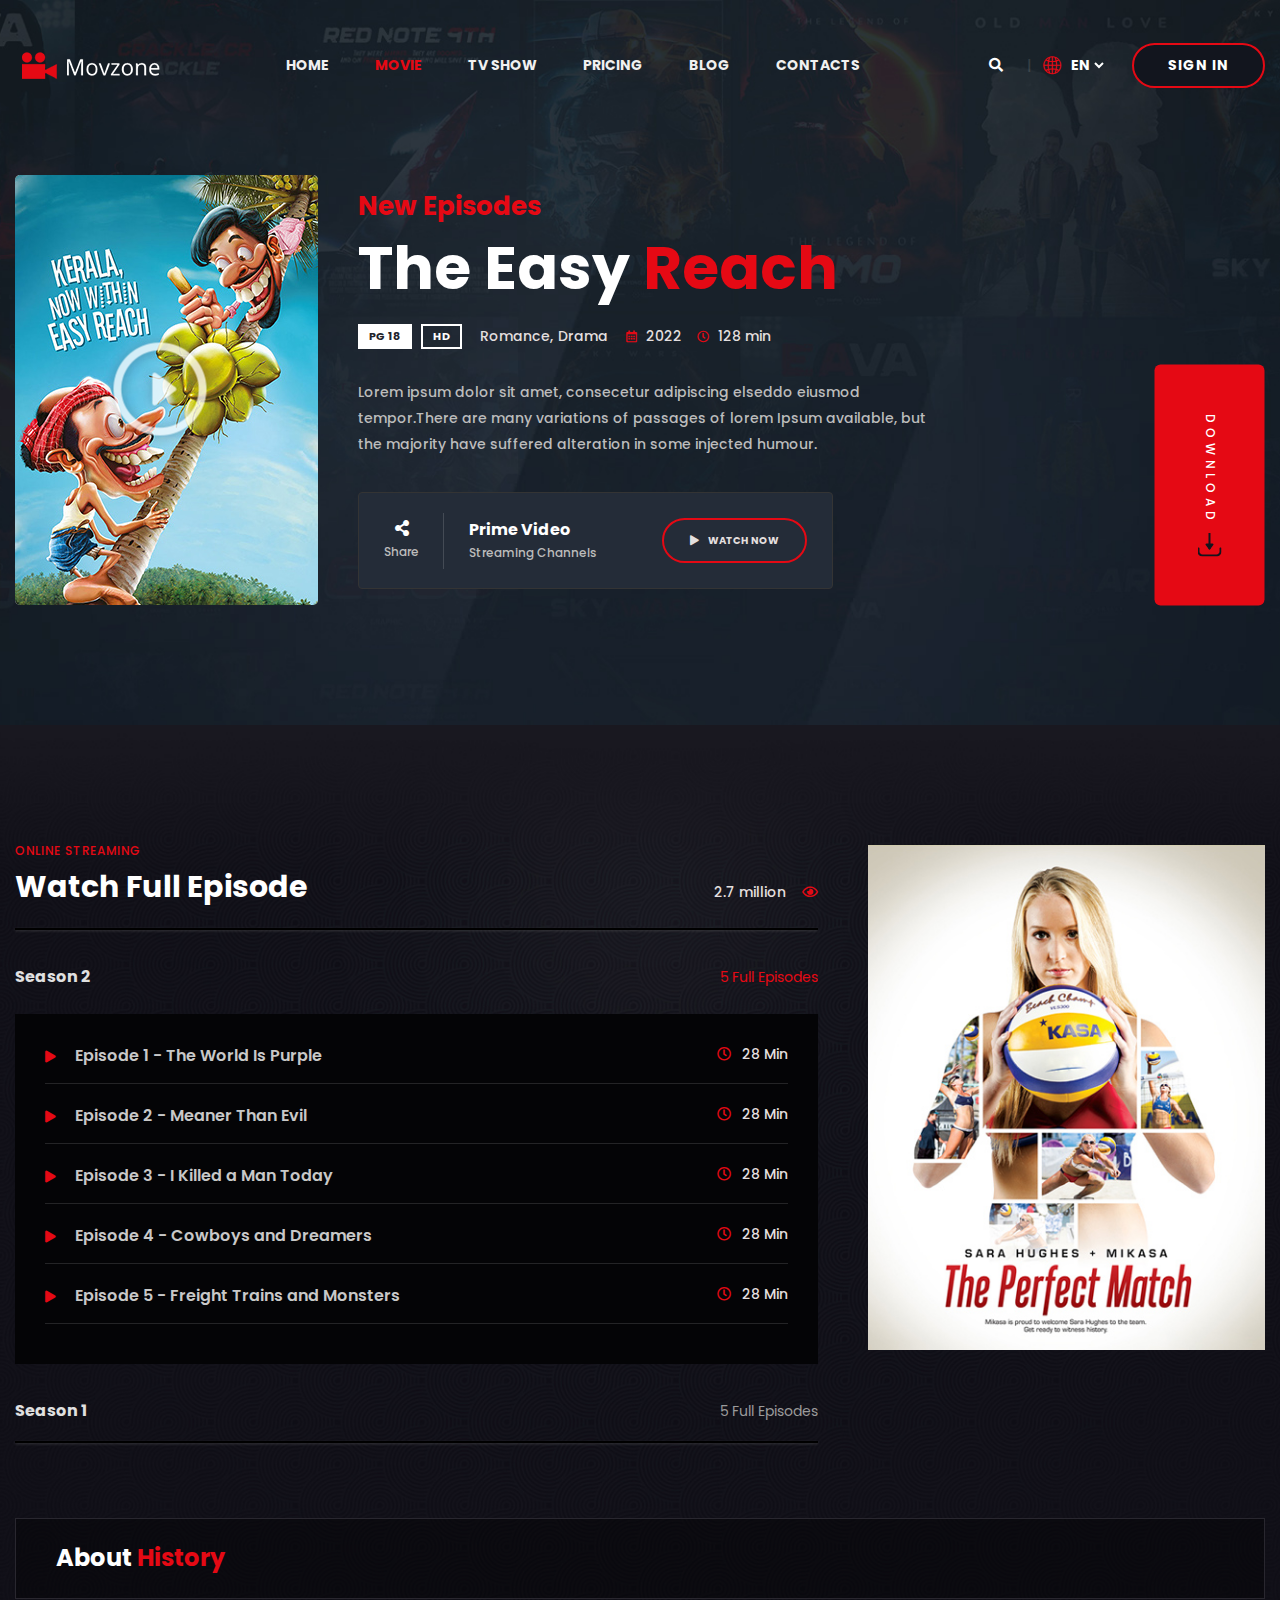
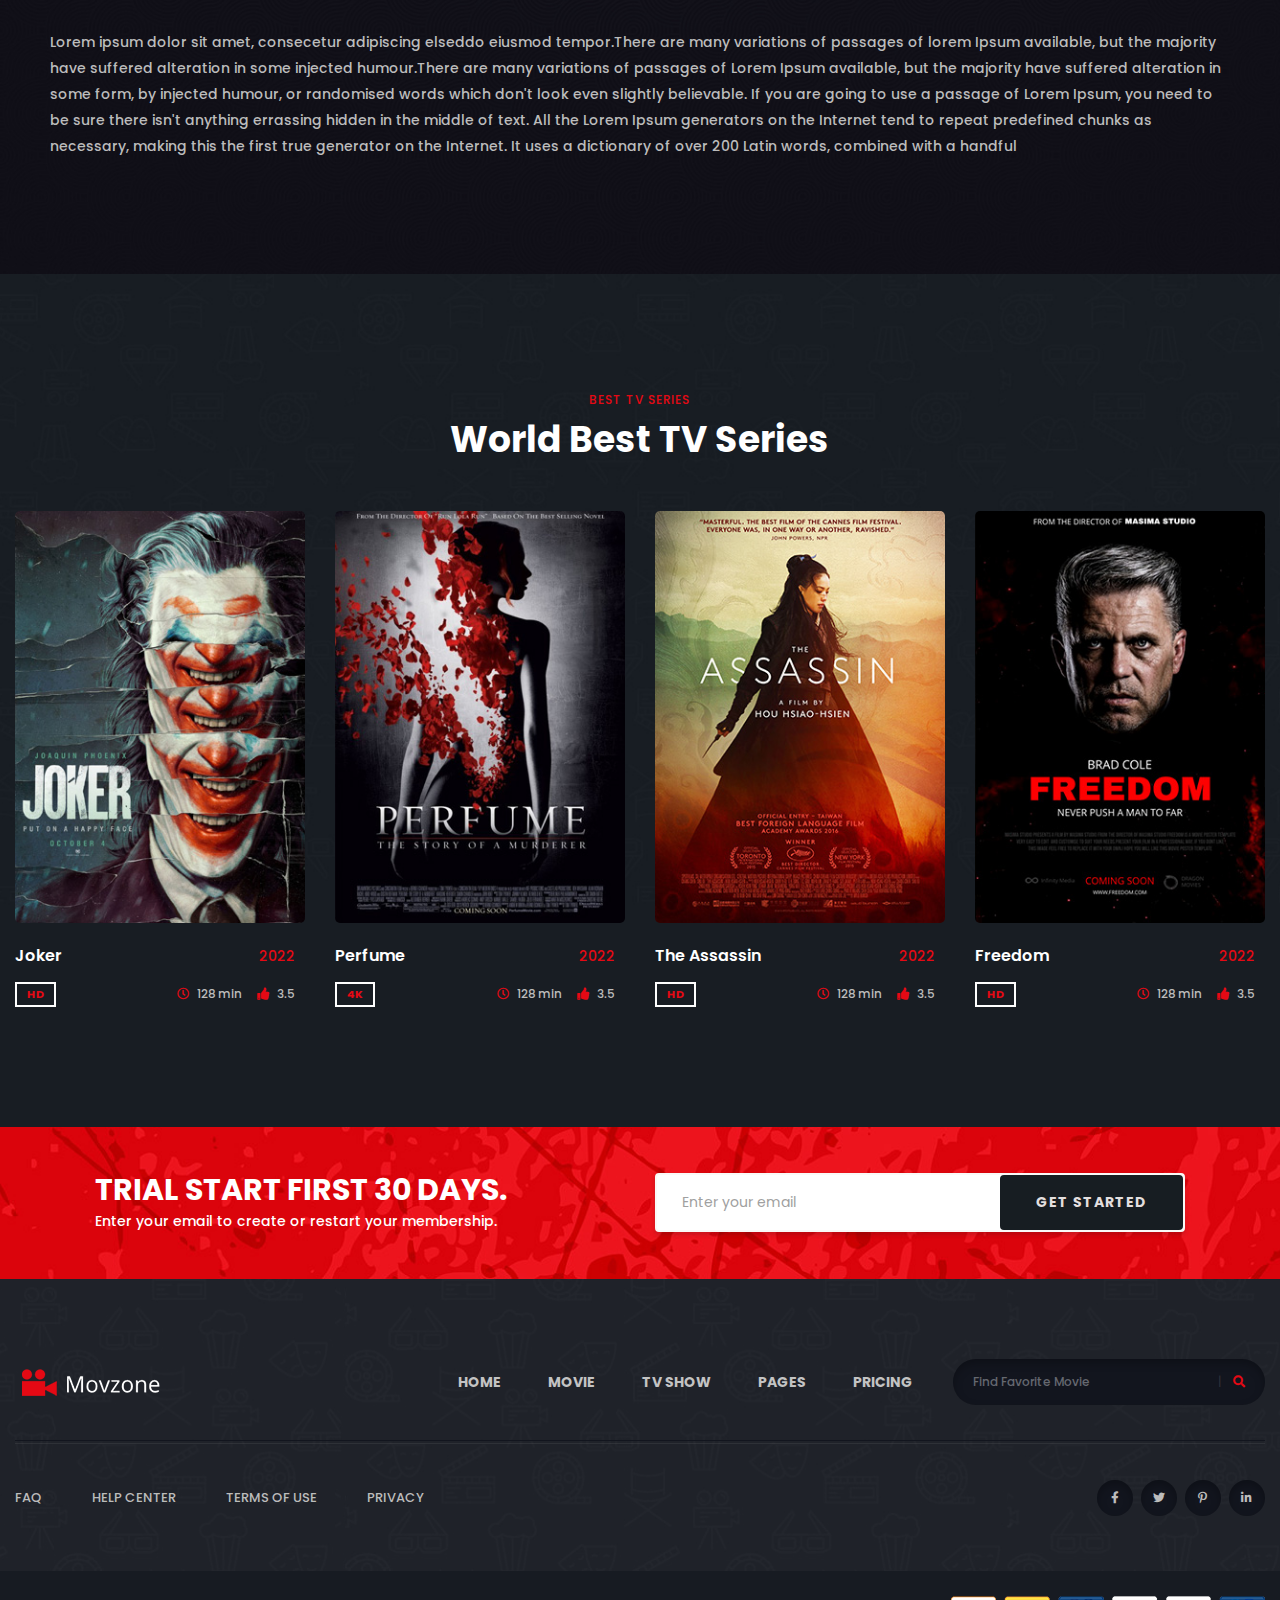
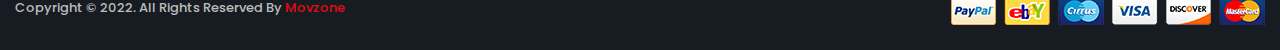
<file: movie-details.html>
<!doctype html>
<html class="no-js" lang="">
    <head>
        <meta charset="utf-8">
        <meta http-equiv="x-ua-compatible" content="ie=edge">
        <title>Movzone - Online Movies & TV Shows Template</title>
        <meta name="description" content="">
        <meta name="viewport" content="width=device-width, initial-scale=1">

		<link rel="shortcut icon" type="image/x-icon" href="img/favicon.png">
        <!-- Place favicon.ico in the root directory -->

		<!-- CSS here -->
        <link rel="stylesheet" href="css/bootstrap.min.css">
        <link rel="stylesheet" href="css/animate.min.css">
        <link rel="stylesheet" href="css/magnific-popup.css">
        <link rel="stylesheet" href="css/fontawesome-all.min.css">
        <link rel="stylesheet" href="css/owl.carousel.min.css">
        <link rel="stylesheet" href="css/flaticon.css">
        <link rel="stylesheet" href="css/odometer.css">
        <link rel="stylesheet" href="css/aos.css">
        <link rel="stylesheet" href="css/slick.css">
        <link rel="stylesheet" href="css/default.css">
        <link rel="stylesheet" href="css/style.css">
        <link rel="stylesheet" href="css/responsive.css">
    </head>
    <body>

        <!-- preloader -->
        <div id="preloader">
            <div id="loading-center">
                <div id="loading-center-absolute">
                    <img src="img/preloader.svg" alt="">
                </div>
            </div>
        </div>
        <!-- preloader-end -->

		<!-- Scroll-top -->
        <button class="scroll-top scroll-to-target" data-target="html">
            <i class="fas fa-angle-up"></i>
        </button>
        <!-- Scroll-top-end-->

        <!-- header-area -->
        <header>
            <div id="sticky-header" class="menu-area transparent-header">
                <div class="container custom-container">
                    <div class="row">
                        <div class="col-12">
                            <div class="mobile-nav-toggler"><i class="fas fa-bars"></i></div>
                            <div class="menu-wrap">
                                <nav class="menu-nav show">
                                    <div class="logo">
                                        <a href="index.html">
                                            <img src="img/logo/logo.png" alt="Logo">
                                        </a>
                                    </div>
                                    <div class="navbar-wrap main-menu d-none d-lg-flex">
                                        <ul class="navigation">
                                            <li class="menu-item-has-children"><a href="#">Home</a>
                                                <ul class="submenu">
                                                    <li><a href="index.html">Home One</a></li>
                                                    <li><a href="index-2.html">Home Two</a></li>
                                                </ul>
                                            </li>
                                            <li class="active menu-item-has-children"><a href="#">Movie</a>
                                                <ul class="submenu">
                                                    <li><a href="movie.html">Movie</a></li>
                                                    <li class="active"><a href="movie-details.html">Movie Details</a></li>
                                                </ul>
                                            </li>
                                            <li><a href="tv-show.html">tv show</a></li>
                                            <li><a href="pricing.html">Pricing</a></li>
                                            <li class="menu-item-has-children"><a href="#">blog</a>
                                                <ul class="submenu">
                                                    <li><a href="blog.html">Our Blog</a></li>
                                                    <li><a href="blog-details.html">Blog Details</a></li>
                                                </ul>
                                            </li>
                                            <li><a href="contact.html">contacts</a></li>
                                        </ul>
                                    </div>
                                    <div class="header-action d-none d-md-block">
                                        <ul>
                                            <li class="header-search"><a href="#" data-toggle="modal" data-target="#search-modal"><i class="fas fa-search"></i></a></li>
                                            <li class="header-lang">
                                                <form action="#">
                                                    <div class="icon"><i class="flaticon-globe"></i></div>
                                                    <select id="lang-dropdown">
                                                        <option value="">En</option>
                                                        <option value="">Au</option>
                                                        <option value="">AR</option>
                                                        <option value="">TU</option>
                                                    </select>
                                                </form>
                                            </li>
                                            <li class="header-btn"><a href="#" class="btn">Sign In</a></li>
                                        </ul>
                                    </div>
                                </nav>
                            </div>

                            <!-- Mobile Menu  -->
                            <div class="mobile-menu">
                                <div class="close-btn"><i class="fas fa-times"></i></div>

                                <nav class="menu-box">
                                    <div class="nav-logo"><a href="index.html"><img src="img/logo/logo.png" alt="" title=""></a>
                                    </div>
                                    <div class="menu-outer">
                                        <!--Here Menu Will Come Automatically Via Javascript / Same Menu as in Header-->
                                    </div>
                                    <div class="social-links">
                                        <ul class="clearfix">
                                            <li><a href="#"><span class="fab fa-twitter"></span></a></li>
                                            <li><a href="#"><span class="fab fa-facebook-square"></span></a></li>
                                            <li><a href="#"><span class="fab fa-pinterest-p"></span></a></li>
                                            <li><a href="#"><span class="fab fa-instagram"></span></a></li>
                                            <li><a href="#"><span class="fab fa-youtube"></span></a></li>
                                        </ul>
                                    </div>
                                </nav>
                            </div>
                            <div class="menu-backdrop"></div>
                            <!-- End Mobile Menu -->

                            <!-- Modal Search -->
                            <div class="modal fade" id="search-modal" tabindex="-1" role="dialog" aria-hidden="true">
                                <div class="modal-dialog" role="document">
                                    <div class="modal-content">
                                        <form>
                                            <input type="text" placeholder="Search here...">
                                            <button><i class="fas fa-search"></i></button>
                                        </form>
                                    </div>
                                </div>
                            </div>
                            <!-- Modal Search-end -->

                        </div>
                    </div>
                </div>
            </div>
        </header>
        <!-- header-area-end -->


        <!-- main-area -->
        <main>

            <!-- movie-details-area -->
            <section class="movie-details-area" data-background="img/bg/movie_details_bg.jpg">
                <div class="container">
                    <div class="row align-items-center position-relative">
                        <div class="col-xl-3 col-lg-4">
                            <div class="movie-details-img">
                                <img src="img/poster/movie_details_img.jpg" alt="">
                                <a href="https://www.youtube.com/watch?v=R2gbPxeNk2E" class="popup-video"><img src="img/images/play_icon.png" alt=""></a>
                            </div>
                        </div>
                        <div class="col-xl-6 col-lg-8">
                            <div class="movie-details-content">
                                <h5>New Episodes</h5>
                                <h2>The Easy <span>Reach</span></h2>
                                <div class="banner-meta">
                                    <ul>
                                        <li class="quality">
                                            <span>Pg 18</span>
                                            <span>hd</span>
                                        </li>
                                        <li class="category">
                                            <a href="#">Romance,</a>
                                            <a href="#">Drama</a>
                                        </li>
                                        <li class="release-time">
                                            <span><i class="far fa-calendar-alt"></i> 2022</span>
                                            <span><i class="far fa-clock"></i> 128 min</span>
                                        </li>
                                    </ul>
                                </div>
                                <p>Lorem ipsum dolor sit amet, consecetur adipiscing elseddo eiusmod tempor.There are many
                                    variations of passages of lorem
                                    Ipsum available, but the majority have suffered alteration in some injected humour.</p>
                                <div class="movie-details-prime">
                                    <ul>
                                        <li class="share"><a href="#"><i class="fas fa-share-alt"></i> Share</a></li>
                                        <li class="streaming">
                                            <h6>Prime Video</h6>
                                            <span>Streaming Channels</span>
                                        </li>
                                        <li class="watch"><a href="https://www.youtube.com/watch?v=R2gbPxeNk2E" class="btn popup-video"><i class="fas fa-play"></i> Watch Now</a></li>
                                    </ul>
                                </div>
                            </div>
                        </div>
                        <div class="movie-details-btn">
                            <a href="img/poster/movie_details_img.jpg" class="download-btn" download="">Download <img src="fonts/download.svg" alt=""></a>
                        </div>
                    </div>
                </div>
            </section>
            <!-- movie-details-area-end -->

            <!-- episode-area -->
            <section class="episode-area episode-bg" data-background="img/bg/episode_bg.jpg">
                <div class="container">
                    <div class="row">
                        <div class="col-lg-8">
                            <div class="movie-episode-wrap">
                                <div class="episode-top-wrap">
                                    <div class="section-title">
                                        <span class="sub-title">ONLINE STREAMING</span>
                                        <h2 class="title">Watch Full Episode</h2>
                                    </div>
                                    <div class="total-views-count">
                                        <p>2.7 million <i class="far fa-eye"></i></p>
                                    </div>
                                </div>
                                <div class="episode-watch-wrap">
                                    <div class="accordion" id="accordionExample">
                                        <div class="card">
                                            <div class="card-header" id="headingOne">
                                                <button class="btn-block text-left" type="button" data-toggle="collapse" data-target="#collapseOne" aria-expanded="true" aria-controls="collapseOne">
                                                    <span class="season">Season 2</span>
                                                    <span class="video-count">5 Full Episodes</span>
                                                </button>
                                            </div>
                                            <div id="collapseOne" class="collapse show" aria-labelledby="headingOne" data-parent="#accordionExample">
                                                <div class="card-body">
                                                    <ul>
                                                        <li><a href="https://www.youtube.com/watch?v=R2gbPxeNk2E" class="popup-video"><i class="fas fa-play"></i> Episode 1 - The World Is Purple</a> <span class="duration"><i class="far fa-clock"></i> 28 Min</span></li>
                                                        <li><a href="https://www.youtube.com/watch?v=R2gbPxeNk2E" class="popup-video"><i class="fas fa-play"></i> Episode 2 - Meaner Than Evil</a> <span class="duration"><i class="far fa-clock"></i> 28 Min</span></li>
                                                        <li><a href="https://www.youtube.com/watch?v=R2gbPxeNk2E" class="popup-video"><i class="fas fa-play"></i> Episode 3 - I Killed a Man Today</a> <span class="duration"><i class="far fa-clock"></i> 28 Min</span></li>
                                                        <li><a href="https://www.youtube.com/watch?v=R2gbPxeNk2E" class="popup-video"><i class="fas fa-play"></i> Episode 4 - Cowboys and Dreamers</a> <span class="duration"><i class="far fa-clock"></i> 28 Min</span></li>
                                                        <li><a href="https://www.youtube.com/watch?v=R2gbPxeNk2E" class="popup-video"><i class="fas fa-play"></i> Episode 5 - Freight Trains and Monsters</a> <span class="duration"><i class="far fa-clock"></i> 28 Min</span></li>
                                                    </ul>
                                                </div>
                                            </div>
                                        </div>
                                        <div class="card">
                                            <div class="card-header" id="headingTwo">
                                                <button class="btn-block text-left collapsed" type="button" data-toggle="collapse" data-target="#collapseTwo" aria-expanded="false" aria-controls="collapseTwo">
                                                    <span class="season">Season 1</span>
                                                    <span class="video-count">5 Full Episodes</span>
                                                </button>
                                            </div>
                                            <div id="collapseTwo" class="collapse" aria-labelledby="headingTwo" data-parent="#accordionExample">
                                                <div class="card-body">
                                                    <ul>
                                                        <li><a href="https://www.youtube.com/watch?v=R2gbPxeNk2E" class="popup-video"><i class="fas fa-play"></i> Episode 1 - The World Is Purple</a> <span class="duration"><i class="far fa-clock"></i> 28 Min</span>
                                                        </li>
                                                        <li><a href="https://www.youtube.com/watch?v=R2gbPxeNk2E" class="popup-video"><i class="fas fa-play"></i> Episode 2 - Meaner Than Evil</a> <span class="duration"><i class="far fa-clock"></i> 28 Min</span></li>
                                                        <li><a href="https://www.youtube.com/watch?v=R2gbPxeNk2E" class="popup-video"><i class="fas fa-play"></i> Episode 3 - I Killed a Man Today</a> <span class="duration"><i class="far fa-clock"></i> 28 Min</span>
                                                        </li>
                                                        <li><a href="https://www.youtube.com/watch?v=R2gbPxeNk2E" class="popup-video"><i class="fas fa-play"></i> Episode 4 - Cowboys and Dreamers</a> <span class="duration"><i class="far fa-clock"></i> 28 Min</span>
                                                        </li>
                                                        <li><a href="https://www.youtube.com/watch?v=R2gbPxeNk2E" class="popup-video"><i class="fas fa-play"></i> Episode 5 - Freight Trains and Monsters</a> <span class="duration"><i class="far fa-clock"></i> 28 Min</span></li>
                                                    </ul>
                                                </div>
                                            </div>
                                        </div>
                                    </div>
                                </div>
                            </div>
                        </div>
                        <div class="col-lg-4">
                            <div class="episode-img">
                                <img src="img/images/episode_img.jpg" alt="">
                            </div>
                        </div>
                    </div>
                    <div class="row">
                        <div class="col-12">
                            <div class="movie-history-wrap">
                                <h3 class="title">About <span>History</span></h3>
                                <p>Lorem ipsum dolor sit amet, consecetur adipiscing elseddo eiusmod tempor.There are many variations of passages of lorem
                                Ipsum available, but the majority have suffered alteration in some injected humour.There are many variations of passages
                                of Lorem Ipsum available, but the majority have suffered alteration in some form, by injected humour, or randomised
                                words which don't look even slightly believable. If you are going to use a passage of Lorem Ipsum, you need to be sure
                                there isn't anything errassing hidden in the middle of text. All the Lorem Ipsum generators on the Internet tend to
                                repeat predefined chunks as necessary, making this the first true generator on the Internet. It uses a dictionary of
                                over 200 Latin words, combined with a handful</p>
                            </div>
                        </div>
                    </div>
                </div>
            </section>
            <!-- episode-area-end -->

            <!-- tv-series-area -->
            <section class="tv-series-area tv-series-bg" data-background="img/bg/tv_series_bg02.jpg">
                <div class="container">
                    <div class="row justify-content-center">
                        <div class="col-lg-8">
                            <div class="section-title text-center mb-50">
                                <span class="sub-title">Best TV Series</span>
                                <h2 class="title">World Best TV Series</h2>
                            </div>
                        </div>
                    </div>
                    <div class="row justify-content-center">
                        <div class="col-xl-3 col-lg-4 col-sm-6">
                            <div class="movie-item mb-50">
                                <div class="movie-poster">
                                    <a href="movie-details.html"><img src="img/poster/ucm_poster09.jpg" alt=""></a>
                                </div>
                                <div class="movie-content">
                                    <div class="top">
                                        <h5 class="title"><a href="movie-details.html">Joker</a></h5>
                                        <span class="date">2022</span>
                                    </div>
                                    <div class="bottom">
                                        <ul>
                                            <li><span class="quality">hd</span></li>
                                            <li>
                                                <span class="duration"><i class="far fa-clock"></i> 128 min</span>
                                                <span class="rating"><i class="fas fa-thumbs-up"></i> 3.5</span>
                                            </li>
                                        </ul>
                                    </div>
                                </div>
                            </div>
                        </div>
                        <div class="col-xl-3 col-lg-4 col-sm-6">
                            <div class="movie-item mb-50">
                                <div class="movie-poster">
                                    <a href="movie-details.html"><img src="img/poster/ucm_poster10.jpg" alt=""></a>
                                </div>
                                <div class="movie-content">
                                    <div class="top">
                                        <h5 class="title"><a href="movie-details.html">Perfume</a></h5>
                                        <span class="date">2022</span>
                                    </div>
                                    <div class="bottom">
                                        <ul>
                                            <li><span class="quality">4k</span></li>
                                            <li>
                                                <span class="duration"><i class="far fa-clock"></i> 128 min</span>
                                                <span class="rating"><i class="fas fa-thumbs-up"></i> 3.5</span>
                                            </li>
                                        </ul>
                                    </div>
                                </div>
                            </div>
                        </div>
                        <div class="col-xl-3 col-lg-4 col-sm-6">
                            <div class="movie-item mb-50">
                                <div class="movie-poster">
                                    <a href="movie-details.html"><img src="img/poster/ucm_poster03.jpg" alt=""></a>
                                </div>
                                <div class="movie-content">
                                    <div class="top">
                                        <h5 class="title"><a href="movie-details.html">The Assassin</a></h5>
                                        <span class="date">2022</span>
                                    </div>
                                    <div class="bottom">
                                        <ul>
                                            <li><span class="quality">hd</span></li>
                                            <li>
                                                <span class="duration"><i class="far fa-clock"></i> 128 min</span>
                                                <span class="rating"><i class="fas fa-thumbs-up"></i> 3.5</span>
                                            </li>
                                        </ul>
                                    </div>
                                </div>
                            </div>
                        </div>
                        <div class="col-xl-3 col-lg-4 col-sm-6">
                            <div class="movie-item mb-50">
                                <div class="movie-poster">
                                    <a href="movie-details.html"><img src="img/poster/ucm_poster04.jpg" alt=""></a>
                                </div>
                                <div class="movie-content">
                                    <div class="top">
                                        <h5 class="title"><a href="movie-details.html">Freedom</a></h5>
                                        <span class="date">2022</span>
                                    </div>
                                    <div class="bottom">
                                        <ul>
                                            <li><span class="quality">hd</span></li>
                                            <li>
                                                <span class="duration"><i class="far fa-clock"></i> 128 min</span>
                                                <span class="rating"><i class="fas fa-thumbs-up"></i> 3.5</span>
                                            </li>
                                        </ul>
                                    </div>
                                </div>
                            </div>
                        </div>
                    </div>
                </div>
            </section>
            <!-- tv-series-area-end -->

            <!-- newsletter-area -->
            <section class="newsletter-area newsletter-bg" data-background="img/bg/newsletter_bg.jpg">
                <div class="container">
                    <div class="newsletter-inner-wrap">
                        <div class="row align-items-center">
                            <div class="col-lg-6">
                                <div class="newsletter-content">
                                    <h4>Trial Start First 30 Days.</h4>
                                    <p>Enter your email to create or restart your membership.</p>
                                </div>
                            </div>
                            <div class="col-lg-6">
                                <form action="#" class="newsletter-form">
                                    <input type="email" required placeholder="Enter your email">
                                    <button class="btn">get started</button>
                                </form>
                            </div>
                        </div>
                    </div>
                </div>
            </section>
            <!-- newsletter-area-end -->

        </main>
        <!-- main-area-end -->


        <!-- footer-area -->
        <footer>
            <div class="footer-top-wrap">
                <div class="container">
                    <div class="footer-menu-wrap">
                        <div class="row align-items-center">
                            <div class="col-lg-3">
                                <div class="footer-logo">
                                    <a href="index.html"><img src="img/logo/logo.png" alt=""></a>
                                </div>
                            </div>
                            <div class="col-lg-9">
                                <div class="footer-menu">
                                    <nav>
                                        <ul class="navigation">
                                            <li><a href="index.html">Home</a></li>
                                            <li><a href="index.html">Movie</a></li>
                                            <li><a href="index.html">tv show</a></li>
                                            <li><a href="index.html">pages</a></li>
                                            <li><a href="pricing.html">Pricing</a></li>
                                        </ul>
                                        <div class="footer-search">
                                            <form action="#">
                                                <input type="text" placeholder="Find Favorite Movie">
                                                <button><i class="fas fa-search"></i></button>
                                            </form>
                                        </div>
                                    </nav>
                                </div>
                            </div>
                        </div>
                    </div>
                    <div class="footer-quick-link-wrap">
                        <div class="row align-items-center">
                            <div class="col-md-7">
                                <div class="quick-link-list">
                                    <ul>
                                        <li><a href="#">FAQ</a></li>
                                        <li><a href="#">Help Center</a></li>
                                        <li><a href="#">Terms of Use</a></li>
                                        <li><a href="#">Privacy</a></li>
                                    </ul>
                                </div>
                            </div>
                            <div class="col-md-5">
                                <div class="footer-social">
                                    <ul>
                                        <li><a href="#"><i class="fab fa-facebook-f"></i></a></li>
                                        <li><a href="#"><i class="fab fa-twitter"></i></a></li>
                                        <li><a href="#"><i class="fab fa-pinterest-p"></i></a></li>
                                        <li><a href="#"><i class="fab fa-linkedin-in"></i></a></li>
                                    </ul>
                                </div>
                            </div>
                        </div>
                    </div>
                </div>
            </div>
            <div class="copyright-wrap">
                <div class="container">
                    <div class="row">
                        <div class="col-lg-6 col-md-6">
                            <div class="copyright-text">
                                <p>Copyright &copy; 2022. All Rights Reserved By <a href="index.html">Movzone</a></p>
                            </div>
                        </div>
                        <div class="col-lg-6 col-md-6">
                            <div class="payment-method-img text-center text-md-right">
                                <img src="img/images/card_img.png" alt="img">
                            </div>
                        </div>
                    </div>
                </div>
            </div>
        </footer>
        <!-- footer-area-end -->





		<!-- JS here -->
        <script src="js/vendor/jquery-3.6.0.min.js"></script>
        <script src="js/popper.min.js"></script>
        <script src="js/bootstrap.min.js"></script>
        <script src="js/isotope.pkgd.min.js"></script>
        <script src="js/imagesloaded.pkgd.min.js"></script>
        <script src="js/jquery.magnific-popup.min.js"></script>
        <script src="js/owl.carousel.min.js"></script>
        <script src="js/jquery.odometer.min.js"></script>
        <script src="js/jquery.appear.js"></script>
        <script src="js/slick.min.js"></script>
        <script src="js/ajax-form.js"></script>
        <script src="js/wow.min.js"></script>
        <script src="js/aos.js"></script>
        <script src="js/plugins.js"></script>
        <script src="js/main.js"></script>
    </body>
</html>
</file>
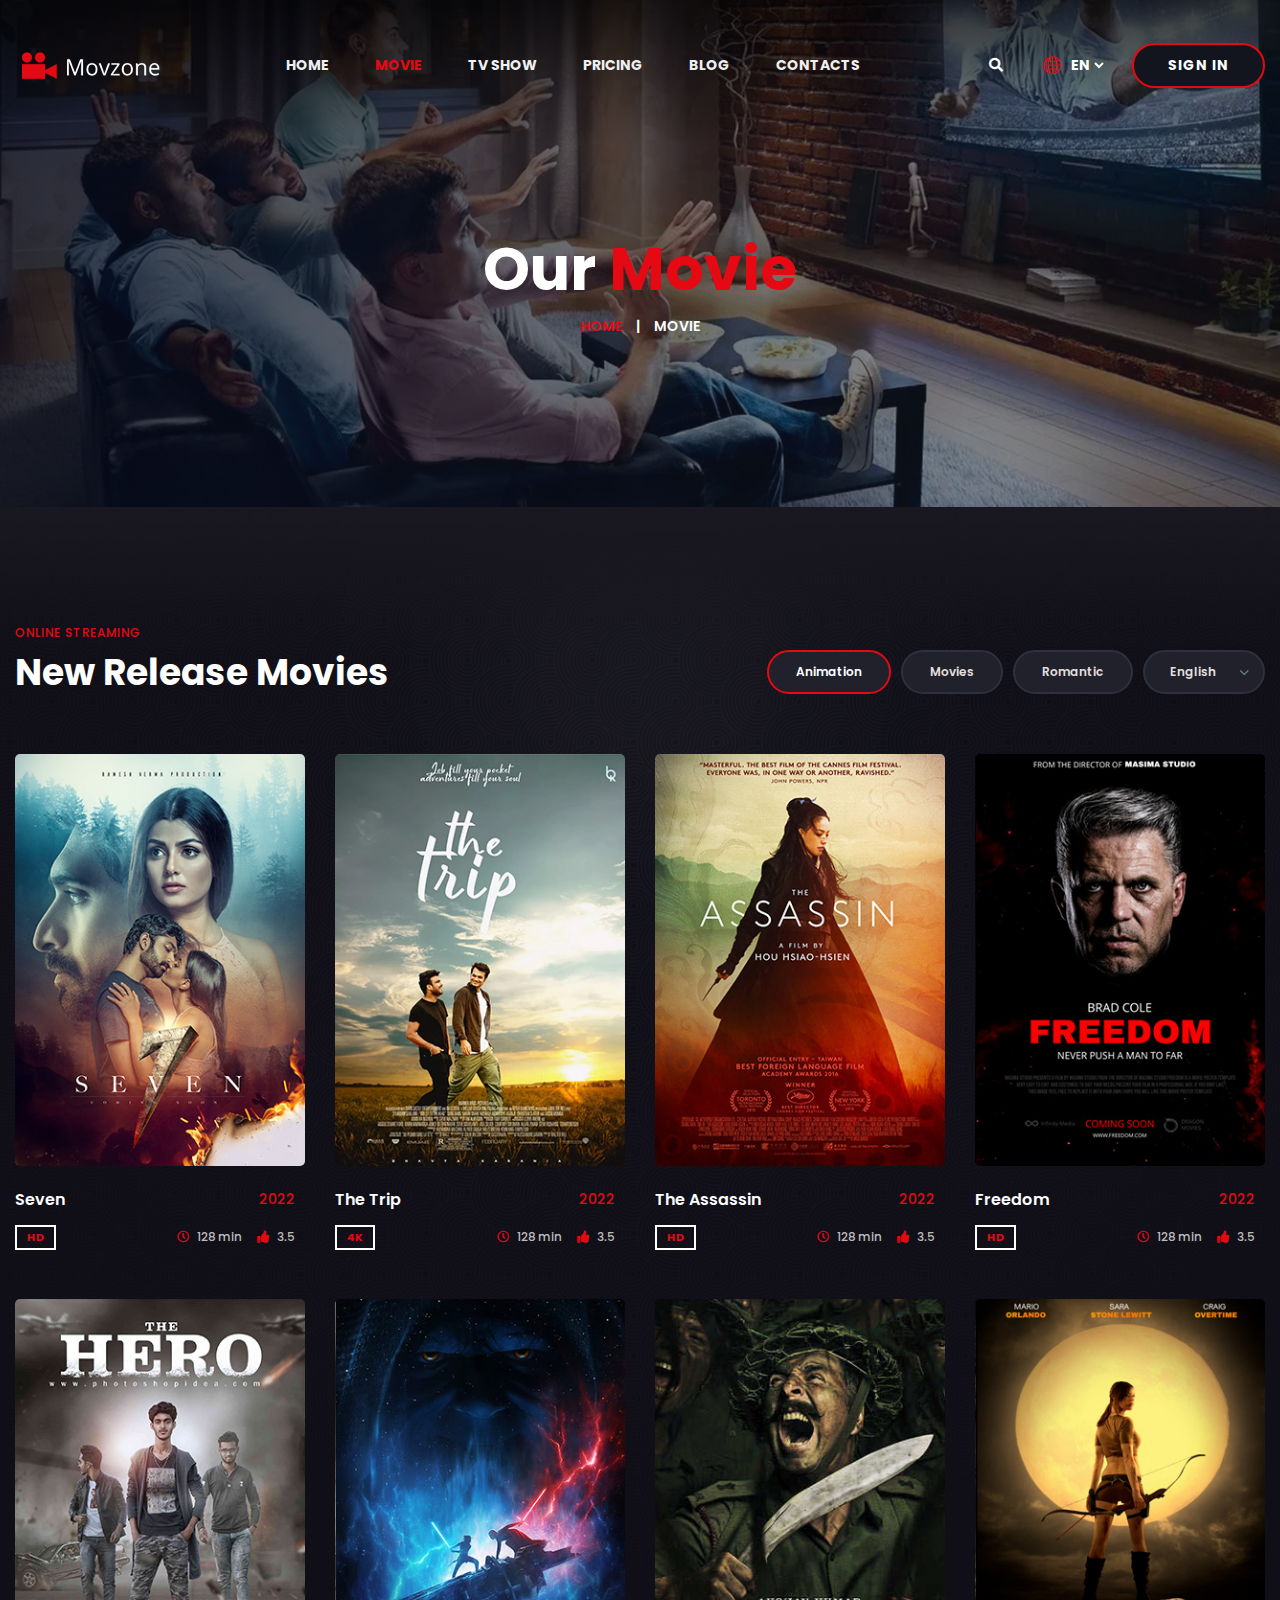
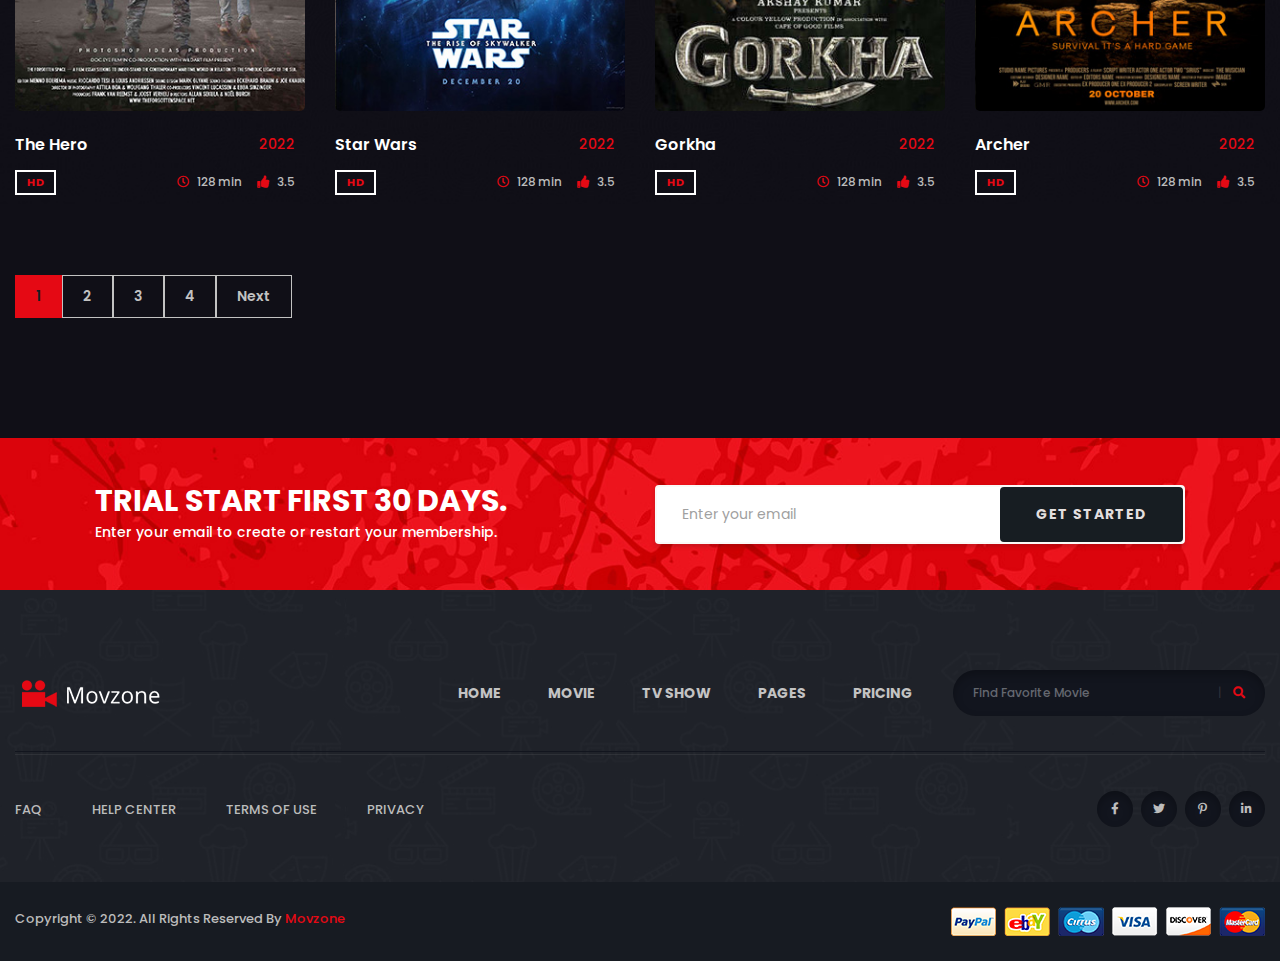
<file: movie.html>
<!doctype html>
<html class="no-js" lang="">
    <head>
        <meta charset="utf-8">
        <meta http-equiv="x-ua-compatible" content="ie=edge">
        <title>Movzone - Online Movies & TV Shows Template</title>
        <meta name="description" content="">
        <meta name="viewport" content="width=device-width, initial-scale=1">

		<link rel="shortcut icon" type="image/x-icon" href="img/favicon.png">
        <!-- Place favicon.ico in the root directory -->

		<!-- CSS here -->
        <link rel="stylesheet" href="css/bootstrap.min.css">
        <link rel="stylesheet" href="css/animate.min.css">
        <link rel="stylesheet" href="css/magnific-popup.css">
        <link rel="stylesheet" href="css/fontawesome-all.min.css">
        <link rel="stylesheet" href="css/owl.carousel.min.css">
        <link rel="stylesheet" href="css/flaticon.css">
        <link rel="stylesheet" href="css/odometer.css">
        <link rel="stylesheet" href="css/aos.css">
        <link rel="stylesheet" href="css/slick.css">
        <link rel="stylesheet" href="css/default.css">
        <link rel="stylesheet" href="css/style.css">
        <link rel="stylesheet" href="css/responsive.css">
    </head>
    <body>

        <!-- preloader -->
        <div id="preloader">
            <div id="loading-center">
                <div id="loading-center-absolute">
                    <img src="img/preloader.svg" alt="">
                </div>
            </div>
        </div>
        <!-- preloader-end -->

		<!-- Scroll-top -->
        <button class="scroll-top scroll-to-target" data-target="html">
            <i class="fas fa-angle-up"></i>
        </button>
        <!-- Scroll-top-end-->

        <!-- header-area -->
        <header>
            <div id="sticky-header" class="menu-area transparent-header">
                <div class="container custom-container">
                    <div class="row">
                        <div class="col-12">
                            <div class="mobile-nav-toggler"><i class="fas fa-bars"></i></div>
                            <div class="menu-wrap">
                                <nav class="menu-nav show">
                                    <div class="logo">
                                        <a href="index.html">
                                            <img src="img/logo/logo.png" alt="Logo">
                                        </a>
                                    </div>
                                    <div class="navbar-wrap main-menu d-none d-lg-flex">
                                        <ul class="navigation">
                                            <li class="menu-item-has-children"><a href="#">Home</a>
                                                <ul class="submenu">
                                                    <li><a href="index.html">Home One</a></li>
                                                    <li><a href="index-2.html">Home Two</a></li>
                                                </ul>
                                            </li>
                                            <li class="active menu-item-has-children"><a href="#">Movie</a>
                                                <ul class="submenu">
                                                    <li class="active"><a href="movie.html">Movie</a></li>
                                                    <li><a href="movie-details.html">Movie Details</a></li>
                                                </ul>
                                            </li>
                                            <li><a href="tv-show.html">tv show</a></li>
                                            <li><a href="pricing.html">Pricing</a></li>
                                            <li class="menu-item-has-children"><a href="#">blog</a>
                                                <ul class="submenu">
                                                    <li><a href="blog.html">Our Blog</a></li>
                                                    <li><a href="blog-details.html">Blog Details</a></li>
                                                </ul>
                                            </li>
                                            <li><a href="contact.html">contacts</a></li>
                                        </ul>
                                    </div>
                                    <div class="header-action d-none d-md-block">
                                        <ul>
                                            <li class="header-search"><a href="#" data-toggle="modal" data-target="#search-modal"><i class="fas fa-search"></i></a></li>
                                            <li class="header-lang">
                                                <form action="#">
                                                    <div class="icon"><i class="flaticon-globe"></i></div>
                                                    <select id="lang-dropdown">
                                                        <option value="">En</option>
                                                        <option value="">Au</option>
                                                        <option value="">AR</option>
                                                        <option value="">TU</option>
                                                    </select>
                                                </form>
                                            </li>
                                            <li class="header-btn"><a href="#" class="btn">Sign In</a></li>
                                        </ul>
                                    </div>
                                </nav>
                            </div>

                            <!-- Mobile Menu  -->
                            <div class="mobile-menu">
                                <div class="close-btn"><i class="fas fa-times"></i></div>

                                <nav class="menu-box">
                                    <div class="nav-logo"><a href="index.html"><img src="img/logo/logo.png" alt="" title=""></a>
                                    </div>
                                    <div class="menu-outer">
                                        <!--Here Menu Will Come Automatically Via Javascript / Same Menu as in Header-->
                                    </div>
                                    <div class="social-links">
                                        <ul class="clearfix">
                                            <li><a href="#"><span class="fab fa-twitter"></span></a></li>
                                            <li><a href="#"><span class="fab fa-facebook-square"></span></a></li>
                                            <li><a href="#"><span class="fab fa-pinterest-p"></span></a></li>
                                            <li><a href="#"><span class="fab fa-instagram"></span></a></li>
                                            <li><a href="#"><span class="fab fa-youtube"></span></a></li>
                                        </ul>
                                    </div>
                                </nav>
                            </div>
                            <div class="menu-backdrop"></div>
                            <!-- End Mobile Menu -->

                            <!-- Modal Search -->
                            <div class="modal fade" id="search-modal" tabindex="-1" role="dialog" aria-hidden="true">
                                <div class="modal-dialog" role="document">
                                    <div class="modal-content">
                                        <form>
                                            <input type="text" placeholder="Search here...">
                                            <button><i class="fas fa-search"></i></button>
                                        </form>
                                    </div>
                                </div>
                            </div>
                            <!-- Modal Search-end -->

                        </div>
                    </div>
                </div>
            </div>
        </header>
        <!-- header-area-end -->


        <!-- main-area -->
        <main>

            <!-- breadcrumb-area -->
            <section class="breadcrumb-area breadcrumb-bg" data-background="img/bg/breadcrumb_bg.jpg">
                <div class="container">
                    <div class="row">
                        <div class="col-12">
                            <div class="breadcrumb-content">
                                <h2 class="title">Our <span>Movie</span></h2>
                                <nav aria-label="breadcrumb">
                                    <ol class="breadcrumb">
                                        <li class="breadcrumb-item"><a href="index.html">Home</a></li>
                                        <li class="breadcrumb-item active" aria-current="page">Movie</li>
                                    </ol>
                                </nav>
                            </div>
                        </div>
                    </div>
                </div>
            </section>
            <!-- breadcrumb-area-end -->

            <!-- movie-area -->
            <section class="movie-area movie-bg" data-background="img/bg/movie_bg.jpg">
                <div class="container">
                    <div class="row align-items-end mb-60">
                        <div class="col-lg-6">
                            <div class="section-title text-center text-lg-left">
                                <span class="sub-title">ONLINE STREAMING</span>
                                <h2 class="title">New Release Movies</h2>
                            </div>
                        </div>
                        <div class="col-lg-6">
                            <div class="movie-page-meta">
                                <div class="tr-movie-menu-active text-center">
                                    <button class="active" data-filter="*">Animation</button>
                                    <button class="" data-filter=".cat-one">Movies</button>
                                    <button class="" data-filter=".cat-two">Romantic</button>
                                </div>
                                <form action="#" class="movie-filter-form">
                                    <select class="custom-select">
                                        <option selected>English</option>
                                        <option value="1">Blueray</option>
                                        <option value="2">4k Movie</option>
                                        <option value="3">Hd Movie</option>
                                    </select>
                                </form>
                            </div>
                        </div>
                    </div>
                    <div class="row tr-movie-active">
                        <div class="col-xl-3 col-lg-4 col-sm-6 grid-item grid-sizer cat-two">
                            <div class="movie-item movie-item-three mb-50">
                                <div class="movie-poster">
                                    <img src="img/poster/ucm_poster01.jpg" alt="">
                                    <ul class="overlay-btn">
                                        <li class="rating">
                                            <i class="fas fa-star"></i>
                                            <i class="fas fa-star"></i>
                                            <i class="fas fa-star"></i>
                                            <i class="fas fa-star"></i>
                                            <i class="fas fa-star"></i>
                                        </li>
                                        <li><a href="https://www.youtube.com/watch?v=R2gbPxeNk2E" class="popup-video btn">Watch Now</a></li>
                                        <li><a href="movie-details.html" class="btn">Details</a></li>
                                    </ul>
                                </div>
                                <div class="movie-content">
                                    <div class="top">
                                        <h5 class="title"><a href="movie-details.html">Seven</a></h5>
                                        <span class="date">2022</span>
                                    </div>
                                    <div class="bottom">
                                        <ul>
                                            <li><span class="quality">hd</span></li>
                                            <li>
                                                <span class="duration"><i class="far fa-clock"></i> 128 min</span>
                                                <span class="rating"><i class="fas fa-thumbs-up"></i> 3.5</span>
                                            </li>
                                        </ul>
                                    </div>
                                </div>
                            </div>
                        </div>
                        <div class="col-xl-3 col-lg-4 col-sm-6 grid-item grid-sizer cat-one">
                            <div class="movie-item movie-item-three mb-50">
                                <div class="movie-poster">
                                    <img src="img/poster/ucm_poster02.jpg" alt="">
                                    <ul class="overlay-btn">
                                        <li class="rating">
                                            <i class="fas fa-star"></i>
                                            <i class="fas fa-star"></i>
                                            <i class="fas fa-star"></i>
                                            <i class="fas fa-star"></i>
                                            <i class="fas fa-star"></i>
                                        </li>
                                        <li><a href="https://www.youtube.com/watch?v=R2gbPxeNk2E" class="popup-video btn">Watch Now</a></li>
                                        <li><a href="movie-details.html" class="btn">Details</a></li>
                                    </ul>
                                </div>
                                <div class="movie-content">
                                    <div class="top">
                                        <h5 class="title"><a href="movie-details.html">The Trip</a></h5>
                                        <span class="date">2022</span>
                                    </div>
                                    <div class="bottom">
                                        <ul>
                                            <li><span class="quality">4k</span></li>
                                            <li>
                                                <span class="duration"><i class="far fa-clock"></i> 128 min</span>
                                                <span class="rating"><i class="fas fa-thumbs-up"></i> 3.5</span>
                                            </li>
                                        </ul>
                                    </div>
                                </div>
                            </div>
                        </div>
                        <div class="col-xl-3 col-lg-4 col-sm-6 grid-item grid-sizer cat-two">
                            <div class="movie-item movie-item-three mb-50">
                                <div class="movie-poster">
                                    <img src="img/poster/ucm_poster03.jpg" alt="">
                                    <ul class="overlay-btn">
                                        <li class="rating">
                                            <i class="fas fa-star"></i>
                                            <i class="fas fa-star"></i>
                                            <i class="fas fa-star"></i>
                                            <i class="fas fa-star"></i>
                                            <i class="fas fa-star"></i>
                                        </li>
                                        <li><a href="https://www.youtube.com/watch?v=R2gbPxeNk2E" class="popup-video btn">Watch Now</a></li>
                                        <li><a href="movie-details.html" class="btn">Details</a></li>
                                    </ul>
                                </div>
                                <div class="movie-content">
                                    <div class="top">
                                        <h5 class="title"><a href="movie-details.html">The Assassin</a></h5>
                                        <span class="date">2022</span>
                                    </div>
                                    <div class="bottom">
                                        <ul>
                                            <li><span class="quality">hd</span></li>
                                            <li>
                                                <span class="duration"><i class="far fa-clock"></i> 128 min</span>
                                                <span class="rating"><i class="fas fa-thumbs-up"></i> 3.5</span>
                                            </li>
                                        </ul>
                                    </div>
                                </div>
                            </div>
                        </div>
                        <div class="col-xl-3 col-lg-4 col-sm-6 grid-item grid-sizer cat-one">
                            <div class="movie-item movie-item-three mb-50">
                                <div class="movie-poster">
                                    <img src="img/poster/ucm_poster04.jpg" alt="">
                                    <ul class="overlay-btn">
                                        <li class="rating">
                                            <i class="fas fa-star"></i>
                                            <i class="fas fa-star"></i>
                                            <i class="fas fa-star"></i>
                                            <i class="fas fa-star"></i>
                                            <i class="fas fa-star"></i>
                                        </li>
                                        <li><a href="https://www.youtube.com/watch?v=R2gbPxeNk2E" class="popup-video btn">Watch Now</a></li>
                                        <li><a href="movie-details.html" class="btn">Details</a></li>
                                    </ul>
                                </div>
                                <div class="movie-content">
                                    <div class="top">
                                        <h5 class="title"><a href="movie-details.html">Freedom</a></h5>
                                        <span class="date">2022</span>
                                    </div>
                                    <div class="bottom">
                                        <ul>
                                            <li><span class="quality">hd</span></li>
                                            <li>
                                                <span class="duration"><i class="far fa-clock"></i> 128 min</span>
                                                <span class="rating"><i class="fas fa-thumbs-up"></i> 3.5</span>
                                            </li>
                                        </ul>
                                    </div>
                                </div>
                            </div>
                        </div>
                        <div class="col-xl-3 col-lg-4 col-sm-6 grid-item grid-sizer cat-two">
                            <div class="movie-item movie-item-three mb-50">
                                <div class="movie-poster">
                                    <img src="img/poster/ucm_poster05.jpg" alt="">
                                    <ul class="overlay-btn">
                                        <li class="rating">
                                            <i class="fas fa-star"></i>
                                            <i class="fas fa-star"></i>
                                            <i class="fas fa-star"></i>
                                            <i class="fas fa-star"></i>
                                            <i class="fas fa-star"></i>
                                        </li>
                                        <li><a href="https://www.youtube.com/watch?v=R2gbPxeNk2E" class="popup-video btn">Watch Now</a></li>
                                        <li><a href="movie-details.html" class="btn">Details</a></li>
                                    </ul>
                                </div>
                                <div class="movie-content">
                                    <div class="top">
                                        <h5 class="title"><a href="movie-details.html">The Hero</a></h5>
                                        <span class="date">2022</span>
                                    </div>
                                    <div class="bottom">
                                        <ul>
                                            <li><span class="quality">hd</span></li>
                                            <li>
                                                <span class="duration"><i class="far fa-clock"></i> 128 min</span>
                                                <span class="rating"><i class="fas fa-thumbs-up"></i> 3.5</span>
                                            </li>
                                        </ul>
                                    </div>
                                </div>
                            </div>
                        </div>
                        <div class="col-xl-3 col-lg-4 col-sm-6 grid-item grid-sizer cat-one cat-two">
                            <div class="movie-item movie-item-three mb-50">
                                <div class="movie-poster">
                                    <img src="img/poster/ucm_poster06.jpg" alt="">
                                    <ul class="overlay-btn">
                                        <li class="rating">
                                            <i class="fas fa-star"></i>
                                            <i class="fas fa-star"></i>
                                            <i class="fas fa-star"></i>
                                            <i class="fas fa-star"></i>
                                            <i class="fas fa-star"></i>
                                        </li>
                                        <li><a href="https://www.youtube.com/watch?v=R2gbPxeNk2E" class="popup-video btn">Watch Now</a></li>
                                        <li><a href="movie-details.html" class="btn">Details</a></li>
                                    </ul>
                                </div>
                                <div class="movie-content">
                                    <div class="top">
                                        <h5 class="title"><a href="movie-details.html">Star Wars</a></h5>
                                        <span class="date">2022</span>
                                    </div>
                                    <div class="bottom">
                                        <ul>
                                            <li><span class="quality">hd</span></li>
                                            <li>
                                                <span class="duration"><i class="far fa-clock"></i> 128 min</span>
                                                <span class="rating"><i class="fas fa-thumbs-up"></i> 3.5</span>
                                            </li>
                                        </ul>
                                    </div>
                                </div>
                            </div>
                        </div>
                        <div class="col-xl-3 col-lg-4 col-sm-6 grid-item grid-sizer cat-one">
                            <div class="movie-item movie-item-three mb-50">
                                <div class="movie-poster">
                                    <img src="img/poster/ucm_poster07.jpg" alt="">
                                    <ul class="overlay-btn">
                                        <li class="rating">
                                            <i class="fas fa-star"></i>
                                            <i class="fas fa-star"></i>
                                            <i class="fas fa-star"></i>
                                            <i class="fas fa-star"></i>
                                            <i class="fas fa-star"></i>
                                        </li>
                                        <li><a href="https://www.youtube.com/watch?v=R2gbPxeNk2E" class="popup-video btn">Watch Now</a></li>
                                        <li><a href="movie-details.html" class="btn">Details</a></li>
                                    </ul>
                                </div>
                                <div class="movie-content">
                                    <div class="top">
                                        <h5 class="title"><a href="movie-details.html">Gorkha</a></h5>
                                        <span class="date">2022</span>
                                    </div>
                                    <div class="bottom">
                                        <ul>
                                            <li><span class="quality">hd</span></li>
                                            <li>
                                                <span class="duration"><i class="far fa-clock"></i> 128 min</span>
                                                <span class="rating"><i class="fas fa-thumbs-up"></i> 3.5</span>
                                            </li>
                                        </ul>
                                    </div>
                                </div>
                            </div>
                        </div>
                        <div class="col-xl-3 col-lg-4 col-sm-6 grid-item grid-sizer cat-one cat-two">
                            <div class="movie-item movie-item-three mb-50">
                                <div class="movie-poster">
                                    <img src="img/poster/ucm_poster08.jpg" alt="">
                                    <ul class="overlay-btn">
                                        <li class="rating">
                                            <i class="fas fa-star"></i>
                                            <i class="fas fa-star"></i>
                                            <i class="fas fa-star"></i>
                                            <i class="fas fa-star"></i>
                                            <i class="fas fa-star"></i>
                                        </li>
                                        <li><a href="https://www.youtube.com/watch?v=R2gbPxeNk2E" class="popup-video btn">Watch Now</a></li>
                                        <li><a href="movie-details.html" class="btn">Details</a></li>
                                    </ul>
                                </div>
                                <div class="movie-content">
                                    <div class="top">
                                        <h5 class="title"><a href="movie-details.html">Archer</a></h5>
                                        <span class="date">2022</span>
                                    </div>
                                    <div class="bottom">
                                        <ul>
                                            <li><span class="quality">hd</span></li>
                                            <li>
                                                <span class="duration"><i class="far fa-clock"></i> 128 min</span>
                                                <span class="rating"><i class="fas fa-thumbs-up"></i> 3.5</span>
                                            </li>
                                        </ul>
                                    </div>
                                </div>
                            </div>
                        </div>
                    </div>
                    <div class="row">
                        <div class="col-12">
                            <div class="pagination-wrap mt-30">
                                <nav>
                                    <ul>
                                        <li class="active"><a href="#">1</a></li>
                                        <li><a href="#">2</a></li>
                                        <li><a href="#">3</a></li>
                                        <li><a href="#">4</a></li>
                                        <li><a href="#">Next</a></li>
                                    </ul>
                                </nav>
                            </div>
                        </div>
                    </div>
                </div>
            </section>
            <!-- movie-area-end -->

            <!-- newsletter-area -->
            <section class="newsletter-area newsletter-bg" data-background="img/bg/newsletter_bg.jpg">
                <div class="container">
                    <div class="newsletter-inner-wrap">
                        <div class="row align-items-center">
                            <div class="col-lg-6">
                                <div class="newsletter-content">
                                    <h4>Trial Start First 30 Days.</h4>
                                    <p>Enter your email to create or restart your membership.</p>
                                </div>
                            </div>
                            <div class="col-lg-6">
                                <form action="#" class="newsletter-form">
                                    <input type="email" required placeholder="Enter your email">
                                    <button class="btn">get started</button>
                                </form>
                            </div>
                        </div>
                    </div>
                </div>
            </section>
            <!-- newsletter-area-end -->

        </main>
        <!-- main-area-end -->


        <!-- footer-area -->
        <footer>
            <div class="footer-top-wrap">
                <div class="container">
                    <div class="footer-menu-wrap">
                        <div class="row align-items-center">
                            <div class="col-lg-3">
                                <div class="footer-logo">
                                    <a href="index.html"><img src="img/logo/logo.png" alt=""></a>
                                </div>
                            </div>
                            <div class="col-lg-9">
                                <div class="footer-menu">
                                    <nav>
                                        <ul class="navigation">
                                            <li><a href="index.html">Home</a></li>
                                            <li><a href="index.html">Movie</a></li>
                                            <li><a href="index.html">tv show</a></li>
                                            <li><a href="index.html">pages</a></li>
                                            <li><a href="pricing.html">Pricing</a></li>
                                        </ul>
                                        <div class="footer-search">
                                            <form action="#">
                                                <input type="text" placeholder="Find Favorite Movie">
                                                <button><i class="fas fa-search"></i></button>
                                            </form>
                                        </div>
                                    </nav>
                                </div>
                            </div>
                        </div>
                    </div>
                    <div class="footer-quick-link-wrap">
                        <div class="row align-items-center">
                            <div class="col-md-7">
                                <div class="quick-link-list">
                                    <ul>
                                        <li><a href="#">FAQ</a></li>
                                        <li><a href="#">Help Center</a></li>
                                        <li><a href="#">Terms of Use</a></li>
                                        <li><a href="#">Privacy</a></li>
                                    </ul>
                                </div>
                            </div>
                            <div class="col-md-5">
                                <div class="footer-social">
                                    <ul>
                                        <li><a href="#"><i class="fab fa-facebook-f"></i></a></li>
                                        <li><a href="#"><i class="fab fa-twitter"></i></a></li>
                                        <li><a href="#"><i class="fab fa-pinterest-p"></i></a></li>
                                        <li><a href="#"><i class="fab fa-linkedin-in"></i></a></li>
                                    </ul>
                                </div>
                            </div>
                        </div>
                    </div>
                </div>
            </div>
            <div class="copyright-wrap">
                <div class="container">
                    <div class="row">
                        <div class="col-lg-6 col-md-6">
                            <div class="copyright-text">
                                <p>Copyright &copy; 2022. All Rights Reserved By <a href="index.html">Movzone</a></p>
                            </div>
                        </div>
                        <div class="col-lg-6 col-md-6">
                            <div class="payment-method-img text-center text-md-right">
                                <img src="img/images/card_img.png" alt="img">
                            </div>
                        </div>
                    </div>
                </div>
            </div>
        </footer>
        <!-- footer-area-end -->





		<!-- JS here -->
        <script src="js/vendor/jquery-3.6.0.min.js"></script>
        <script src="js/popper.min.js"></script>
        <script src="js/bootstrap.min.js"></script>
        <script src="js/isotope.pkgd.min.js"></script>
        <script src="js/imagesloaded.pkgd.min.js"></script>
        <script src="js/jquery.magnific-popup.min.js"></script>
        <script src="js/owl.carousel.min.js"></script>
        <script src="js/jquery.odometer.min.js"></script>
        <script src="js/jquery.appear.js"></script>
        <script src="js/slick.min.js"></script>
        <script src="js/ajax-form.js"></script>
        <script src="js/wow.min.js"></script>
        <script src="js/aos.js"></script>
        <script src="js/plugins.js"></script>
        <script src="js/main.js"></script>
    </body>
</html>
</file>
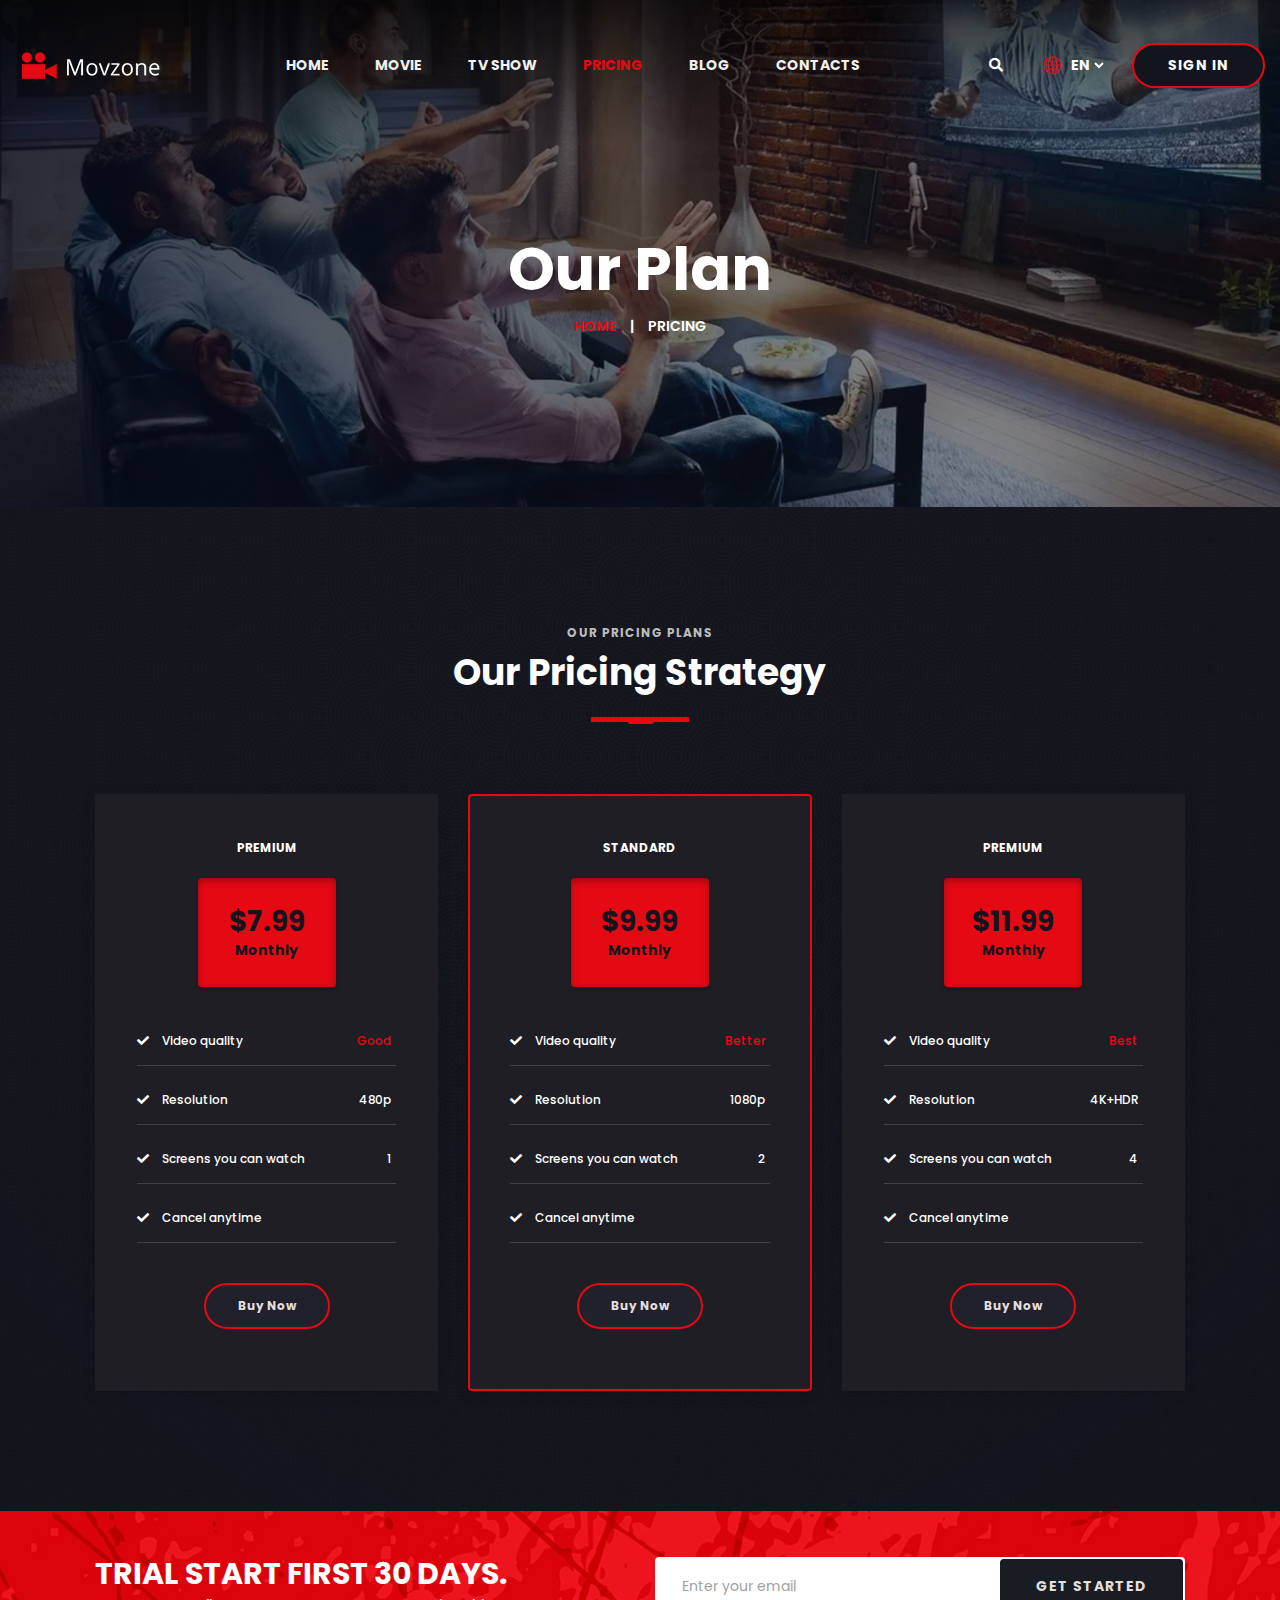
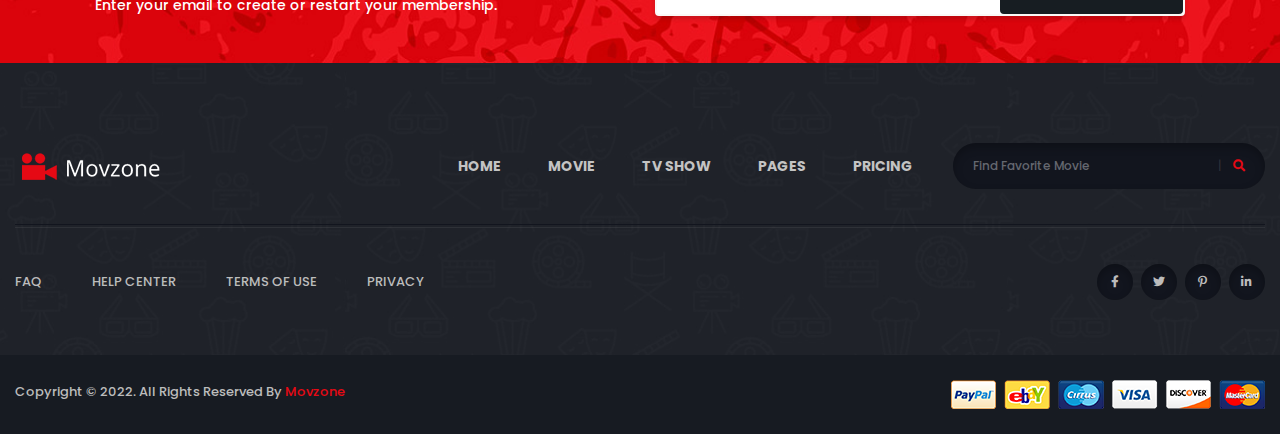
<file: pricing.html>
<!doctype html>
<html class="no-js" lang="">
    <head>
        <meta charset="utf-8">
        <meta http-equiv="x-ua-compatible" content="ie=edge">
        <title>Movzone - Online Movies & TV Shows Template</title>
        <meta name="description" content="">
        <meta name="viewport" content="width=device-width, initial-scale=1">

		<link rel="shortcut icon" type="image/x-icon" href="img/favicon.png">
        <!-- Place favicon.ico in the root directory -->

		<!-- CSS here -->
        <link rel="stylesheet" href="css/bootstrap.min.css">
        <link rel="stylesheet" href="css/animate.min.css">
        <link rel="stylesheet" href="css/magnific-popup.css">
        <link rel="stylesheet" href="css/fontawesome-all.min.css">
        <link rel="stylesheet" href="css/owl.carousel.min.css">
        <link rel="stylesheet" href="css/flaticon.css">
        <link rel="stylesheet" href="css/odometer.css">
        <link rel="stylesheet" href="css/aos.css">
        <link rel="stylesheet" href="css/slick.css">
        <link rel="stylesheet" href="css/default.css">
        <link rel="stylesheet" href="css/style.css">
        <link rel="stylesheet" href="css/responsive.css">
    </head>
    <body>

        <!-- preloader -->
        <div id="preloader">
            <div id="loading-center">
                <div id="loading-center-absolute">
                    <img src="img/preloader.svg" alt="">
                </div>
            </div>
        </div>
        <!-- preloader-end -->

		<!-- Scroll-top -->
        <button class="scroll-top scroll-to-target" data-target="html">
            <i class="fas fa-angle-up"></i>
        </button>
        <!-- Scroll-top-end-->

        <!-- header-area -->
        <header>
            <div id="sticky-header" class="menu-area transparent-header">
                <div class="container custom-container">
                    <div class="row">
                        <div class="col-12">
                            <div class="mobile-nav-toggler"><i class="fas fa-bars"></i></div>
                            <div class="menu-wrap">
                                <nav class="menu-nav show">
                                    <div class="logo">
                                        <a href="index.html">
                                            <img src="img/logo/logo.png" alt="Logo">
                                        </a>
                                    </div>
                                    <div class="navbar-wrap main-menu d-none d-lg-flex">
                                        <ul class="navigation">
                                            <li class="menu-item-has-children"><a href="#">Home</a>
                                                <ul class="submenu">
                                                    <li><a href="index.html">Home One</a></li>
                                                    <li><a href="index-2.html">Home Two</a></li>
                                                </ul>
                                            </li>
                                            <li class="menu-item-has-children"><a href="#">Movie</a>
                                                <ul class="submenu">
                                                    <li><a href="movie.html">Movie</a></li>
                                                    <li><a href="movie-details.html">Movie Details</a></li>
                                                </ul>
                                            </li>
                                            <li><a href="tv-show.html">tv show</a></li>
                                            <li class="active"><a href="pricing.html">Pricing</a></li>
                                            <li class="menu-item-has-children"><a href="#">blog</a>
                                                <ul class="submenu">
                                                    <li><a href="blog.html">Our Blog</a></li>
                                                    <li><a href="blog-details.html">Blog Details</a></li>
                                                </ul>
                                            </li>
                                            <li><a href="contact.html">contacts</a></li>
                                        </ul>
                                    </div>
                                    <div class="header-action d-none d-md-block">
                                        <ul>
                                            <li class="header-search"><a href="#" data-toggle="modal" data-target="#search-modal"><i class="fas fa-search"></i></a></li>
                                            <li class="header-lang">
                                                <form action="#">
                                                    <div class="icon"><i class="flaticon-globe"></i></div>
                                                    <select id="lang-dropdown">
                                                        <option value="">En</option>
                                                        <option value="">Au</option>
                                                        <option value="">AR</option>
                                                        <option value="">TU</option>
                                                    </select>
                                                </form>
                                            </li>
                                            <li class="header-btn"><a href="#" class="btn">Sign In</a></li>
                                        </ul>
                                    </div>
                                </nav>
                            </div>

                            <!-- Mobile Menu  -->
                            <div class="mobile-menu">
                                <div class="close-btn"><i class="fas fa-times"></i></div>

                                <nav class="menu-box">
                                    <div class="nav-logo"><a href="index.html"><img src="img/logo/logo.png" alt="" title=""></a>
                                    </div>
                                    <div class="menu-outer">
                                        <!--Here Menu Will Come Automatically Via Javascript / Same Menu as in Header-->
                                    </div>
                                    <div class="social-links">
                                        <ul class="clearfix">
                                            <li><a href="#"><span class="fab fa-twitter"></span></a></li>
                                            <li><a href="#"><span class="fab fa-facebook-square"></span></a></li>
                                            <li><a href="#"><span class="fab fa-pinterest-p"></span></a></li>
                                            <li><a href="#"><span class="fab fa-instagram"></span></a></li>
                                            <li><a href="#"><span class="fab fa-youtube"></span></a></li>
                                        </ul>
                                    </div>
                                </nav>
                            </div>
                            <div class="menu-backdrop"></div>
                            <!-- End Mobile Menu -->

                            <!-- Modal Search -->
                            <div class="modal fade" id="search-modal" tabindex="-1" role="dialog" aria-hidden="true">
                                <div class="modal-dialog" role="document">
                                    <div class="modal-content">
                                        <form>
                                            <input type="text" placeholder="Search here...">
                                            <button><i class="fas fa-search"></i></button>
                                        </form>
                                    </div>
                                </div>
                            </div>
                            <!-- Modal Search-end -->

                        </div>
                    </div>
                </div>
            </div>
        </header>
        <!-- header-area-end -->


        <!-- main-area -->
        <main>

            <!-- breadcrumb-area -->
            <section class="breadcrumb-area breadcrumb-bg" data-background="img/bg/breadcrumb_bg.jpg">
                <div class="container">
                    <div class="row">
                        <div class="col-12">
                            <div class="breadcrumb-content">
                                <h2 class="title">Our Plan</h2>
                                <nav aria-label="breadcrumb">
                                    <ol class="breadcrumb">
                                        <li class="breadcrumb-item"><a href="index.html">Home</a></li>
                                        <li class="breadcrumb-item active" aria-current="page">Pricing</li>
                                    </ol>
                                </nav>
                            </div>
                        </div>
                    </div>
                </div>
            </section>
            <!-- breadcrumb-area-end -->

            <!-- pricing-area -->
            <section class="pricing-area pricing-bg" data-background="img/bg/pricing_bg.jpg">
                <div class="container">
                    <div class="row justify-content-center">
                        <div class="col-lg-8">
                            <div class="section-title title-style-three text-center mb-70">
                                <span class="sub-title">our pricing plans</span>
                                <h2 class="title">Our Pricing Strategy</h2>
                            </div>
                        </div>
                    </div>
                    <div class="pricing-box-wrap">
                        <div class="row justify-content-center">
                            <div class="col-lg-4 col-md-6 col-sm-8">
                                <div class="pricing-box-item mb-30">
                                    <div class="pricing-top">
                                        <h6>premium</h6>
                                        <div class="price">
                                            <h3>$7.99</h3>
                                            <span>Monthly</span>
                                        </div>
                                    </div>
                                    <div class="pricing-list">
                                        <ul>
                                            <li class="quality"><i class="fas fa-check"></i> Video quality <span>Good</span></li>
                                            <li><i class="fas fa-check"></i> Resolution <span>480p</span></li>
                                            <li><i class="fas fa-check"></i> Screens you can watch <span>1</span></li>
                                            <li><i class="fas fa-check"></i> Cancel anytime</li>
                                        </ul>
                                    </div>
                                    <div class="pricing-btn">
                                        <a href="#" class="btn">Buy Now</a>
                                    </div>
                                </div>
                            </div>
                            <div class="col-lg-4 col-md-6 col-sm-8">
                                <div class="pricing-box-item active mb-30">
                                    <div class="pricing-top">
                                        <h6>standard</h6>
                                        <div class="price">
                                            <h3>$9.99</h3>
                                            <span>Monthly</span>
                                        </div>
                                    </div>
                                    <div class="pricing-list">
                                        <ul>
                                            <li class="quality"><i class="fas fa-check"></i> Video quality <span>Better</span></li>
                                            <li><i class="fas fa-check"></i> Resolution <span>1080p</span></li>
                                            <li><i class="fas fa-check"></i> Screens you can watch <span>2</span></li>
                                            <li><i class="fas fa-check"></i> Cancel anytime</li>
                                        </ul>
                                    </div>
                                    <div class="pricing-btn">
                                        <a href="#" class="btn">Buy Now</a>
                                    </div>
                                </div>
                            </div>
                            <div class="col-lg-4 col-md-6 col-sm-8">
                                <div class="pricing-box-item mb-30">
                                    <div class="pricing-top">
                                        <h6>premium</h6>
                                        <div class="price">
                                            <h3>$11.99</h3>
                                            <span>Monthly</span>
                                        </div>
                                    </div>
                                    <div class="pricing-list">
                                        <ul>
                                            <li class="quality"><i class="fas fa-check"></i> Video quality <span>Best</span></li>
                                            <li><i class="fas fa-check"></i> Resolution <span>4K+HDR</span></li>
                                            <li><i class="fas fa-check"></i> Screens you can watch <span>4</span></li>
                                            <li><i class="fas fa-check"></i> Cancel anytime</li>
                                        </ul>
                                    </div>
                                    <div class="pricing-btn">
                                        <a href="#" class="btn">Buy Now</a>
                                    </div>
                                </div>
                            </div>
                        </div>
                    </div>
                </div>
            </section>
            <!-- pricing-area-end -->

            <!-- newsletter-area -->
            <section class="newsletter-area newsletter-bg" data-background="img/bg/newsletter_bg.jpg">
                <div class="container">
                    <div class="newsletter-inner-wrap">
                        <div class="row align-items-center">
                            <div class="col-lg-6">
                                <div class="newsletter-content">
                                    <h4>Trial Start First 30 Days.</h4>
                                    <p>Enter your email to create or restart your membership.</p>
                                </div>
                            </div>
                            <div class="col-lg-6">
                                <form action="#" class="newsletter-form">
                                    <input type="email" required placeholder="Enter your email">
                                    <button class="btn">get started</button>
                                </form>
                            </div>
                        </div>
                    </div>
                </div>
            </section>
            <!-- newsletter-area-end -->

        </main>
        <!-- main-area-end -->


        <!-- footer-area -->
        <footer>
            <div class="footer-top-wrap">
                <div class="container">
                    <div class="footer-menu-wrap">
                        <div class="row align-items-center">
                            <div class="col-lg-3">
                                <div class="footer-logo">
                                    <a href="index.html"><img src="img/logo/logo.png" alt=""></a>
                                </div>
                            </div>
                            <div class="col-lg-9">
                                <div class="footer-menu">
                                    <nav>
                                        <ul class="navigation">
                                            <li><a href="index.html">Home</a></li>
                                            <li><a href="index.html">Movie</a></li>
                                            <li><a href="index.html">tv show</a></li>
                                            <li><a href="index.html">pages</a></li>
                                            <li><a href="pricing.html">Pricing</a></li>
                                        </ul>
                                        <div class="footer-search">
                                            <form action="#">
                                                <input type="text" placeholder="Find Favorite Movie">
                                                <button><i class="fas fa-search"></i></button>
                                            </form>
                                        </div>
                                    </nav>
                                </div>
                            </div>
                        </div>
                    </div>
                    <div class="footer-quick-link-wrap">
                        <div class="row align-items-center">
                            <div class="col-md-7">
                                <div class="quick-link-list">
                                    <ul>
                                        <li><a href="#">FAQ</a></li>
                                        <li><a href="#">Help Center</a></li>
                                        <li><a href="#">Terms of Use</a></li>
                                        <li><a href="#">Privacy</a></li>
                                    </ul>
                                </div>
                            </div>
                            <div class="col-md-5">
                                <div class="footer-social">
                                    <ul>
                                        <li><a href="#"><i class="fab fa-facebook-f"></i></a></li>
                                        <li><a href="#"><i class="fab fa-twitter"></i></a></li>
                                        <li><a href="#"><i class="fab fa-pinterest-p"></i></a></li>
                                        <li><a href="#"><i class="fab fa-linkedin-in"></i></a></li>
                                    </ul>
                                </div>
                            </div>
                        </div>
                    </div>
                </div>
            </div>
            <div class="copyright-wrap">
                <div class="container">
                    <div class="row">
                        <div class="col-lg-6 col-md-6">
                            <div class="copyright-text">
                                <p>Copyright &copy; 2022. All Rights Reserved By <a href="index.html">Movzone</a></p>
                            </div>
                        </div>
                        <div class="col-lg-6 col-md-6">
                            <div class="payment-method-img text-center text-md-right">
                                <img src="img/images/card_img.png" alt="img">
                            </div>
                        </div>
                    </div>
                </div>
            </div>
        </footer>
        <!-- footer-area-end -->





		<!-- JS here -->
        <script src="js/vendor/jquery-3.6.0.min.js"></script>
        <script src="js/popper.min.js"></script>
        <script src="js/bootstrap.min.js"></script>
        <script src="js/isotope.pkgd.min.js"></script>
        <script src="js/imagesloaded.pkgd.min.js"></script>
        <script src="js/jquery.magnific-popup.min.js"></script>
        <script src="js/owl.carousel.min.js"></script>
        <script src="js/jquery.odometer.min.js"></script>
        <script src="js/jquery.appear.js"></script>
        <script src="js/slick.min.js"></script>
        <script src="js/ajax-form.js"></script>
        <script src="js/wow.min.js"></script>
        <script src="js/aos.js"></script>
        <script src="js/plugins.js"></script>
        <script src="js/main.js"></script>
    </body>
</html>
</file>
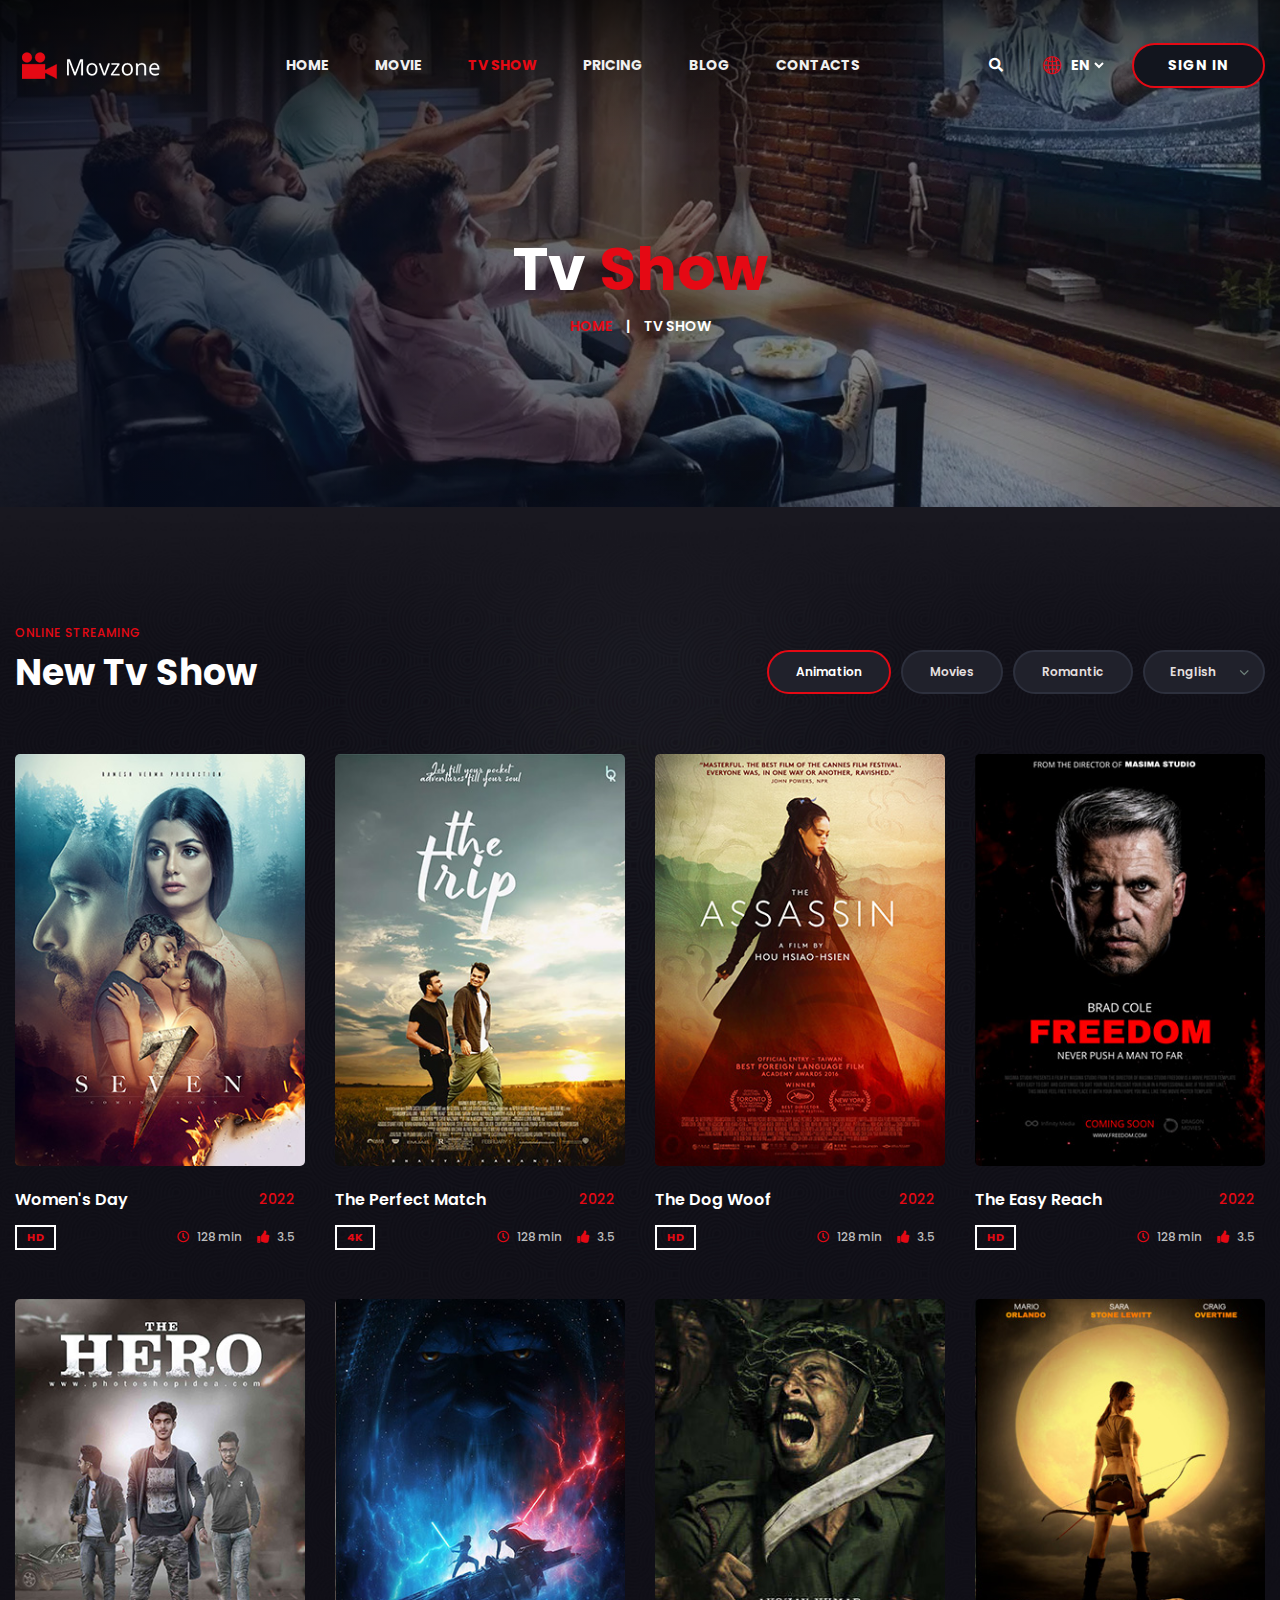
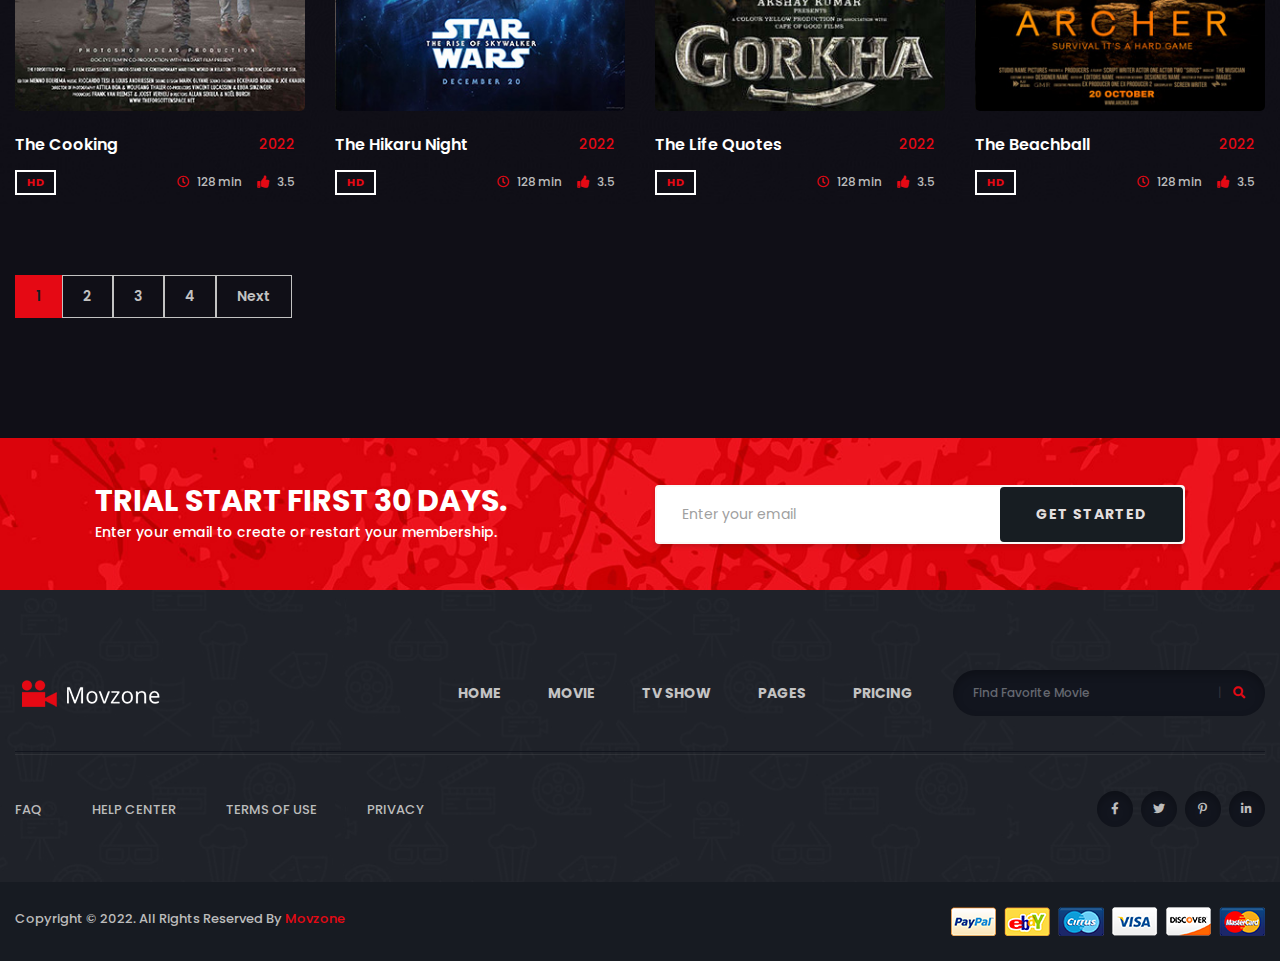
<file: tv-show.html>
<!doctype html>
<html class="no-js" lang="">
    <head>
        <meta charset="utf-8">
        <meta http-equiv="x-ua-compatible" content="ie=edge">
        <title>Movzone - Online Movies & TV Shows Template</title>
        <meta name="description" content="">
        <meta name="viewport" content="width=device-width, initial-scale=1">

		<link rel="shortcut icon" type="image/x-icon" href="img/favicon.png">
        <!-- Place favicon.ico in the root directory -->

		<!-- CSS here -->
        <link rel="stylesheet" href="css/bootstrap.min.css">
        <link rel="stylesheet" href="css/animate.min.css">
        <link rel="stylesheet" href="css/magnific-popup.css">
        <link rel="stylesheet" href="css/fontawesome-all.min.css">
        <link rel="stylesheet" href="css/owl.carousel.min.css">
        <link rel="stylesheet" href="css/flaticon.css">
        <link rel="stylesheet" href="css/odometer.css">
        <link rel="stylesheet" href="css/aos.css">
        <link rel="stylesheet" href="css/slick.css">
        <link rel="stylesheet" href="css/default.css">
        <link rel="stylesheet" href="css/style.css">
        <link rel="stylesheet" href="css/responsive.css">
    </head>
    <body>

        <!-- preloader -->
        <div id="preloader">
            <div id="loading-center">
                <div id="loading-center-absolute">
                    <img src="img/preloader.svg" alt="">
                </div>
            </div>
        </div>
        <!-- preloader-end -->

		<!-- Scroll-top -->
        <button class="scroll-top scroll-to-target" data-target="html">
            <i class="fas fa-angle-up"></i>
        </button>
        <!-- Scroll-top-end-->

        <!-- header-area -->
        <header>
            <div id="sticky-header" class="menu-area transparent-header">
                <div class="container custom-container">
                    <div class="row">
                        <div class="col-12">
                            <div class="mobile-nav-toggler"><i class="fas fa-bars"></i></div>
                            <div class="menu-wrap">
                                <nav class="menu-nav show">
                                    <div class="logo">
                                        <a href="index.html">
                                            <img src="img/logo/logo.png" alt="Logo">
                                        </a>
                                    </div>
                                    <div class="navbar-wrap main-menu d-none d-lg-flex">
                                        <ul class="navigation">
                                            <li class="menu-item-has-children"><a href="#">Home</a>
                                                <ul class="submenu">
                                                    <li><a href="index.html">Home One</a></li>
                                                    <li><a href="index-2.html">Home Two</a></li>
                                                </ul>
                                            </li>
                                            <li class="menu-item-has-children"><a href="#">Movie</a>
                                                <ul class="submenu">
                                                    <li><a href="movie.html">Movie</a></li>
                                                    <li><a href="movie-details.html">Movie Details</a></li>
                                                </ul>
                                            </li>
                                            <li class="active"><a href="tv-show.html">tv show</a></li>
                                            <li><a href="pricing.html">Pricing</a></li>
                                            <li class="menu-item-has-children"><a href="#">blog</a>
                                                <ul class="submenu">
                                                    <li><a href="blog.html">Our Blog</a></li>
                                                    <li><a href="blog-details.html">Blog Details</a></li>
                                                </ul>
                                            </li>
                                            <li><a href="contact.html">contacts</a></li>
                                        </ul>
                                    </div>
                                    <div class="header-action d-none d-md-block">
                                        <ul>
                                            <li class="header-search"><a href="#" data-toggle="modal" data-target="#search-modal"><i class="fas fa-search"></i></a></li>
                                            <li class="header-lang">
                                                <form action="#">
                                                    <div class="icon"><i class="flaticon-globe"></i></div>
                                                    <select id="lang-dropdown">
                                                        <option value="">En</option>
                                                        <option value="">Au</option>
                                                        <option value="">AR</option>
                                                        <option value="">TU</option>
                                                    </select>
                                                </form>
                                            </li>
                                            <li class="header-btn"><a href="#" class="btn">Sign In</a></li>
                                        </ul>
                                    </div>
                                </nav>
                            </div>

                            <!-- Mobile Menu  -->
                            <div class="mobile-menu">
                                <div class="close-btn"><i class="fas fa-times"></i></div>

                                <nav class="menu-box">
                                    <div class="nav-logo"><a href="index.html"><img src="img/logo/logo.png" alt="" title=""></a>
                                    </div>
                                    <div class="menu-outer">
                                        <!--Here Menu Will Come Automatically Via Javascript / Same Menu as in Header-->
                                    </div>
                                    <div class="social-links">
                                        <ul class="clearfix">
                                            <li><a href="#"><span class="fab fa-twitter"></span></a></li>
                                            <li><a href="#"><span class="fab fa-facebook-square"></span></a></li>
                                            <li><a href="#"><span class="fab fa-pinterest-p"></span></a></li>
                                            <li><a href="#"><span class="fab fa-instagram"></span></a></li>
                                            <li><a href="#"><span class="fab fa-youtube"></span></a></li>
                                        </ul>
                                    </div>
                                </nav>
                            </div>
                            <div class="menu-backdrop"></div>
                            <!-- End Mobile Menu -->

                            <!-- Modal Search -->
                            <div class="modal fade" id="search-modal" tabindex="-1" role="dialog" aria-hidden="true">
                                <div class="modal-dialog" role="document">
                                    <div class="modal-content">
                                        <form>
                                            <input type="text" placeholder="Search here...">
                                            <button><i class="fas fa-search"></i></button>
                                        </form>
                                    </div>
                                </div>
                            </div>
                            <!-- Modal Search-end -->

                        </div>
                    </div>
                </div>
            </div>
        </header>
        <!-- header-area-end -->


        <!-- main-area -->
        <main>

            <!-- breadcrumb-area -->
            <section class="breadcrumb-area breadcrumb-bg" data-background="img/bg/breadcrumb_bg.jpg">
                <div class="container">
                    <div class="row">
                        <div class="col-12">
                            <div class="breadcrumb-content">
                                <h2 class="title">Tv <span>Show</span></h2>
                                <nav aria-label="breadcrumb">
                                    <ol class="breadcrumb">
                                        <li class="breadcrumb-item"><a href="index.html">Home</a></li>
                                        <li class="breadcrumb-item active" aria-current="page">tv show</li>
                                    </ol>
                                </nav>
                            </div>
                        </div>
                    </div>
                </div>
            </section>
            <!-- breadcrumb-area-end -->

            <!-- movie-area -->
            <section class="movie-area movie-bg" data-background="img/bg/movie_bg.jpg">
                <div class="container">
                    <div class="row align-items-end mb-60">
                        <div class="col-lg-6">
                            <div class="section-title text-center text-lg-left">
                                <span class="sub-title">ONLINE STREAMING</span>
                                <h2 class="title">New Tv Show</h2>
                            </div>
                        </div>
                        <div class="col-lg-6">
                            <div class="movie-page-meta">
                                <div class="tr-movie-menu-active text-center">
                                    <button class="active" data-filter="*">Animation</button>
                                    <button class="" data-filter=".cat-one">Movies</button>
                                    <button class="" data-filter=".cat-two">Romantic</button>
                                </div>
                                <form action="#" class="movie-filter-form">
                                    <select class="custom-select">
                                        <option selected>English</option>
                                        <option value="1">Blueray</option>
                                        <option value="2">4k Movie</option>
                                        <option value="3">Hd Movie</option>
                                    </select>
                                </form>
                            </div>
                        </div>
                    </div>
                    <div class="row tr-movie-active">
                        <div class="col-xl-3 col-lg-4 col-sm-6 grid-item grid-sizer cat-two">
                            <div class="movie-item movie-item-three mb-50">
                                <div class="movie-poster">
                                    <img src="img/poster/ucm_poster01.jpg" alt="">
                                    <ul class="overlay-btn">
                                        <li class="rating">
                                            <i class="fas fa-star"></i>
                                            <i class="fas fa-star"></i>
                                            <i class="fas fa-star"></i>
                                            <i class="fas fa-star"></i>
                                            <i class="fas fa-star"></i>
                                        </li>
                                        <li><a href="https://www.youtube.com/watch?v=R2gbPxeNk2E" class="popup-video btn">Watch Now</a></li>
                                        <li><a href="movie-details.html" class="btn">Details</a></li>
                                    </ul>
                                </div>
                                <div class="movie-content">
                                    <div class="top">
                                        <h5 class="title"><a href="movie-details.html">Women's Day</a></h5>
                                        <span class="date">2022</span>
                                    </div>
                                    <div class="bottom">
                                        <ul>
                                            <li><span class="quality">hd</span></li>
                                            <li>
                                                <span class="duration"><i class="far fa-clock"></i> 128 min</span>
                                                <span class="rating"><i class="fas fa-thumbs-up"></i> 3.5</span>
                                            </li>
                                        </ul>
                                    </div>
                                </div>
                            </div>
                        </div>
                        <div class="col-xl-3 col-lg-4 col-sm-6 grid-item grid-sizer cat-one">
                            <div class="movie-item movie-item-three mb-50">
                                <div class="movie-poster">
                                    <img src="img/poster/ucm_poster02.jpg" alt="">
                                    <ul class="overlay-btn">
                                        <li class="rating">
                                            <i class="fas fa-star"></i>
                                            <i class="fas fa-star"></i>
                                            <i class="fas fa-star"></i>
                                            <i class="fas fa-star"></i>
                                            <i class="fas fa-star"></i>
                                        </li>
                                        <li><a href="https://www.youtube.com/watch?v=R2gbPxeNk2E" class="popup-video btn">Watch Now</a></li>
                                        <li><a href="movie-details.html" class="btn">Details</a></li>
                                    </ul>
                                </div>
                                <div class="movie-content">
                                    <div class="top">
                                        <h5 class="title"><a href="movie-details.html">The Perfect Match</a></h5>
                                        <span class="date">2022</span>
                                    </div>
                                    <div class="bottom">
                                        <ul>
                                            <li><span class="quality">4k</span></li>
                                            <li>
                                                <span class="duration"><i class="far fa-clock"></i> 128 min</span>
                                                <span class="rating"><i class="fas fa-thumbs-up"></i> 3.5</span>
                                            </li>
                                        </ul>
                                    </div>
                                </div>
                            </div>
                        </div>
                        <div class="col-xl-3 col-lg-4 col-sm-6 grid-item grid-sizer cat-two">
                            <div class="movie-item movie-item-three mb-50">
                                <div class="movie-poster">
                                    <img src="img/poster/ucm_poster03.jpg" alt="">
                                    <ul class="overlay-btn">
                                        <li class="rating">
                                            <i class="fas fa-star"></i>
                                            <i class="fas fa-star"></i>
                                            <i class="fas fa-star"></i>
                                            <i class="fas fa-star"></i>
                                            <i class="fas fa-star"></i>
                                        </li>
                                        <li><a href="https://www.youtube.com/watch?v=R2gbPxeNk2E" class="popup-video btn">Watch Now</a></li>
                                        <li><a href="movie-details.html" class="btn">Details</a></li>
                                    </ul>
                                </div>
                                <div class="movie-content">
                                    <div class="top">
                                        <h5 class="title"><a href="movie-details.html">The Dog Woof</a></h5>
                                        <span class="date">2022</span>
                                    </div>
                                    <div class="bottom">
                                        <ul>
                                            <li><span class="quality">hd</span></li>
                                            <li>
                                                <span class="duration"><i class="far fa-clock"></i> 128 min</span>
                                                <span class="rating"><i class="fas fa-thumbs-up"></i> 3.5</span>
                                            </li>
                                        </ul>
                                    </div>
                                </div>
                            </div>
                        </div>
                        <div class="col-xl-3 col-lg-4 col-sm-6 grid-item grid-sizer cat-one">
                            <div class="movie-item movie-item-three mb-50">
                                <div class="movie-poster">
                                    <img src="img/poster/ucm_poster04.jpg" alt="">
                                    <ul class="overlay-btn">
                                        <li class="rating">
                                            <i class="fas fa-star"></i>
                                            <i class="fas fa-star"></i>
                                            <i class="fas fa-star"></i>
                                            <i class="fas fa-star"></i>
                                            <i class="fas fa-star"></i>
                                        </li>
                                        <li><a href="https://www.youtube.com/watch?v=R2gbPxeNk2E" class="popup-video btn">Watch Now</a></li>
                                        <li><a href="movie-details.html" class="btn">Details</a></li>
                                    </ul>
                                </div>
                                <div class="movie-content">
                                    <div class="top">
                                        <h5 class="title"><a href="movie-details.html">The Easy Reach</a></h5>
                                        <span class="date">2022</span>
                                    </div>
                                    <div class="bottom">
                                        <ul>
                                            <li><span class="quality">hd</span></li>
                                            <li>
                                                <span class="duration"><i class="far fa-clock"></i> 128 min</span>
                                                <span class="rating"><i class="fas fa-thumbs-up"></i> 3.5</span>
                                            </li>
                                        </ul>
                                    </div>
                                </div>
                            </div>
                        </div>
                        <div class="col-xl-3 col-lg-4 col-sm-6 grid-item grid-sizer cat-two">
                            <div class="movie-item movie-item-three mb-50">
                                <div class="movie-poster">
                                    <img src="img/poster/ucm_poster05.jpg" alt="">
                                    <ul class="overlay-btn">
                                        <li class="rating">
                                            <i class="fas fa-star"></i>
                                            <i class="fas fa-star"></i>
                                            <i class="fas fa-star"></i>
                                            <i class="fas fa-star"></i>
                                            <i class="fas fa-star"></i>
                                        </li>
                                        <li><a href="https://www.youtube.com/watch?v=R2gbPxeNk2E" class="popup-video btn">Watch Now</a></li>
                                        <li><a href="movie-details.html" class="btn">Details</a></li>
                                    </ul>
                                </div>
                                <div class="movie-content">
                                    <div class="top">
                                        <h5 class="title"><a href="movie-details.html">The Cooking</a></h5>
                                        <span class="date">2022</span>
                                    </div>
                                    <div class="bottom">
                                        <ul>
                                            <li><span class="quality">hd</span></li>
                                            <li>
                                                <span class="duration"><i class="far fa-clock"></i> 128 min</span>
                                                <span class="rating"><i class="fas fa-thumbs-up"></i> 3.5</span>
                                            </li>
                                        </ul>
                                    </div>
                                </div>
                            </div>
                        </div>
                        <div class="col-xl-3 col-lg-4 col-sm-6 grid-item grid-sizer cat-one cat-two">
                            <div class="movie-item movie-item-three mb-50">
                                <div class="movie-poster">
                                    <img src="img/poster/ucm_poster06.jpg" alt="">
                                    <ul class="overlay-btn">
                                        <li class="rating">
                                            <i class="fas fa-star"></i>
                                            <i class="fas fa-star"></i>
                                            <i class="fas fa-star"></i>
                                            <i class="fas fa-star"></i>
                                            <i class="fas fa-star"></i>
                                        </li>
                                        <li><a href="https://www.youtube.com/watch?v=R2gbPxeNk2E" class="popup-video btn">Watch Now</a></li>
                                        <li><a href="movie-details.html" class="btn">Details</a></li>
                                    </ul>
                                </div>
                                <div class="movie-content">
                                    <div class="top">
                                        <h5 class="title"><a href="movie-details.html">The Hikaru Night</a></h5>
                                        <span class="date">2022</span>
                                    </div>
                                    <div class="bottom">
                                        <ul>
                                            <li><span class="quality">hd</span></li>
                                            <li>
                                                <span class="duration"><i class="far fa-clock"></i> 128 min</span>
                                                <span class="rating"><i class="fas fa-thumbs-up"></i> 3.5</span>
                                            </li>
                                        </ul>
                                    </div>
                                </div>
                            </div>
                        </div>
                        <div class="col-xl-3 col-lg-4 col-sm-6 grid-item grid-sizer cat-one">
                            <div class="movie-item movie-item-three mb-50">
                                <div class="movie-poster">
                                    <img src="img/poster/ucm_poster07.jpg" alt="">
                                    <ul class="overlay-btn">
                                        <li class="rating">
                                            <i class="fas fa-star"></i>
                                            <i class="fas fa-star"></i>
                                            <i class="fas fa-star"></i>
                                            <i class="fas fa-star"></i>
                                            <i class="fas fa-star"></i>
                                        </li>
                                        <li><a href="https://www.youtube.com/watch?v=R2gbPxeNk2E" class="popup-video btn">Watch Now</a></li>
                                        <li><a href="movie-details.html" class="btn">Details</a></li>
                                    </ul>
                                </div>
                                <div class="movie-content">
                                    <div class="top">
                                        <h5 class="title"><a href="movie-details.html">The Life Quotes</a></h5>
                                        <span class="date">2022</span>
                                    </div>
                                    <div class="bottom">
                                        <ul>
                                            <li><span class="quality">hd</span></li>
                                            <li>
                                                <span class="duration"><i class="far fa-clock"></i> 128 min</span>
                                                <span class="rating"><i class="fas fa-thumbs-up"></i> 3.5</span>
                                            </li>
                                        </ul>
                                    </div>
                                </div>
                            </div>
                        </div>
                        <div class="col-xl-3 col-lg-4 col-sm-6 grid-item grid-sizer cat-one cat-two">
                            <div class="movie-item movie-item-three mb-50">
                                <div class="movie-poster">
                                    <img src="img/poster/ucm_poster08.jpg" alt="">
                                    <ul class="overlay-btn">
                                        <li class="rating">
                                            <i class="fas fa-star"></i>
                                            <i class="fas fa-star"></i>
                                            <i class="fas fa-star"></i>
                                            <i class="fas fa-star"></i>
                                            <i class="fas fa-star"></i>
                                        </li>
                                        <li><a href="https://www.youtube.com/watch?v=R2gbPxeNk2E" class="popup-video btn">Watch Now</a></li>
                                        <li><a href="movie-details.html" class="btn">Details</a></li>
                                    </ul>
                                </div>
                                <div class="movie-content">
                                    <div class="top">
                                        <h5 class="title"><a href="movie-details.html">The Beachball</a></h5>
                                        <span class="date">2022</span>
                                    </div>
                                    <div class="bottom">
                                        <ul>
                                            <li><span class="quality">hd</span></li>
                                            <li>
                                                <span class="duration"><i class="far fa-clock"></i> 128 min</span>
                                                <span class="rating"><i class="fas fa-thumbs-up"></i> 3.5</span>
                                            </li>
                                        </ul>
                                    </div>
                                </div>
                            </div>
                        </div>
                    </div>
                    <div class="row">
                        <div class="col-12">
                            <div class="pagination-wrap mt-30">
                                <nav>
                                    <ul>
                                        <li class="active"><a href="#">1</a></li>
                                        <li><a href="#">2</a></li>
                                        <li><a href="#">3</a></li>
                                        <li><a href="#">4</a></li>
                                        <li><a href="#">Next</a></li>
                                    </ul>
                                </nav>
                            </div>
                        </div>
                    </div>
                </div>
            </section>
            <!-- movie-area-end -->

            <!-- newsletter-area -->
            <section class="newsletter-area newsletter-bg" data-background="img/bg/newsletter_bg.jpg">
                <div class="container">
                    <div class="newsletter-inner-wrap">
                        <div class="row align-items-center">
                            <div class="col-lg-6">
                                <div class="newsletter-content">
                                    <h4>Trial Start First 30 Days.</h4>
                                    <p>Enter your email to create or restart your membership.</p>
                                </div>
                            </div>
                            <div class="col-lg-6">
                                <form action="#" class="newsletter-form">
                                    <input type="email" required placeholder="Enter your email">
                                    <button class="btn">get started</button>
                                </form>
                            </div>
                        </div>
                    </div>
                </div>
            </section>
            <!-- newsletter-area-end -->

        </main>
        <!-- main-area-end -->


        <!-- footer-area -->
        <footer>
            <div class="footer-top-wrap">
                <div class="container">
                    <div class="footer-menu-wrap">
                        <div class="row align-items-center">
                            <div class="col-lg-3">
                                <div class="footer-logo">
                                    <a href="index.html"><img src="img/logo/logo.png" alt=""></a>
                                </div>
                            </div>
                            <div class="col-lg-9">
                                <div class="footer-menu">
                                    <nav>
                                        <ul class="navigation">
                                            <li><a href="index.html">Home</a></li>
                                            <li><a href="index.html">Movie</a></li>
                                            <li><a href="index.html">tv show</a></li>
                                            <li><a href="index.html">pages</a></li>
                                            <li><a href="pricing.html">Pricing</a></li>
                                        </ul>
                                        <div class="footer-search">
                                            <form action="#">
                                                <input type="text" placeholder="Find Favorite Movie">
                                                <button><i class="fas fa-search"></i></button>
                                            </form>
                                        </div>
                                    </nav>
                                </div>
                            </div>
                        </div>
                    </div>
                    <div class="footer-quick-link-wrap">
                        <div class="row align-items-center">
                            <div class="col-md-7">
                                <div class="quick-link-list">
                                    <ul>
                                        <li><a href="#">FAQ</a></li>
                                        <li><a href="#">Help Center</a></li>
                                        <li><a href="#">Terms of Use</a></li>
                                        <li><a href="#">Privacy</a></li>
                                    </ul>
                                </div>
                            </div>
                            <div class="col-md-5">
                                <div class="footer-social">
                                    <ul>
                                        <li><a href="#"><i class="fab fa-facebook-f"></i></a></li>
                                        <li><a href="#"><i class="fab fa-twitter"></i></a></li>
                                        <li><a href="#"><i class="fab fa-pinterest-p"></i></a></li>
                                        <li><a href="#"><i class="fab fa-linkedin-in"></i></a></li>
                                    </ul>
                                </div>
                            </div>
                        </div>
                    </div>
                </div>
            </div>
            <div class="copyright-wrap">
                <div class="container">
                    <div class="row">
                        <div class="col-lg-6 col-md-6">
                            <div class="copyright-text">
                                <p>Copyright &copy; 2022. All Rights Reserved By <a href="index.html">Movzone</a></p>
                            </div>
                        </div>
                        <div class="col-lg-6 col-md-6">
                            <div class="payment-method-img text-center text-md-right">
                                <img src="img/images/card_img.png" alt="img">
                            </div>
                        </div>
                    </div>
                </div>
            </div>
        </footer>
        <!-- footer-area-end -->





		<!-- JS here -->
        <script src="js/vendor/jquery-3.6.0.min.js"></script>
        <script src="js/popper.min.js"></script>
        <script src="js/bootstrap.min.js"></script>
        <script src="js/isotope.pkgd.min.js"></script>
        <script src="js/imagesloaded.pkgd.min.js"></script>
        <script src="js/jquery.magnific-popup.min.js"></script>
        <script src="js/owl.carousel.min.js"></script>
        <script src="js/jquery.odometer.min.js"></script>
        <script src="js/jquery.appear.js"></script>
        <script src="js/slick.min.js"></script>
        <script src="js/ajax-form.js"></script>
        <script src="js/wow.min.js"></script>
        <script src="js/aos.js"></script>
        <script src="js/plugins.js"></script>
        <script src="js/main.js"></script>
    </body>
</html>
</file>
<file: css/flaticon.css>
/*
  	Flaticon icon font: Flaticon
  	Creation date: 14/03/2021 08:05
  	*/

@font-face {
  font-family: "Flaticon";
  src: url("../fonts/Flaticon.eot");
  src: url("../fonts/Flaticon.eot?#iefix") format("embedded-opentype"),
       url("../fonts/Flaticon.woff2") format("woff2"),
       url("../fonts/Flaticon.woff") format("woff"),
       url("../fonts/Flaticon.ttf") format("truetype"),
       url("../fonts/Flaticon.svg#Flaticon") format("svg");
  font-weight: normal;
  font-style: normal;
}

@media screen and (-webkit-min-device-pixel-ratio:0) {
  @font-face {
    font-family: "Flaticon";
    src: url("../fonts/Flaticon.svg#Flaticon") format("svg");
  }
}

[class^="flaticon-"]:before, [class*=" flaticon-"]:before,
[class^="flaticon-"]:after, [class*=" flaticon-"]:after {
  font-family: Flaticon;
  font-style: normal;
}

.flaticon-television:before { content: "\f100"; }
.flaticon-globe:before { content: "\f101"; }
.flaticon-video-camera:before { content: "\f102"; }
</file>
<file: css/odometer.css>
.odometer.odometer-auto-theme, .odometer.odometer-theme-default {
  display: inline-block;
  vertical-align: middle;
  *vertical-align: auto;
  *zoom: 1;
  *display: inline;
  position: relative;
}
.odometer.odometer-auto-theme .odometer-digit, .odometer.odometer-theme-default .odometer-digit {
  display: inline-block;
  vertical-align: middle;
  *vertical-align: auto;
  *zoom: 1;
  *display: inline;
  position: relative;
}
.odometer.odometer-auto-theme .odometer-digit .odometer-digit-spacer, .odometer.odometer-theme-default .odometer-digit .odometer-digit-spacer {
  display: inline-block;
  vertical-align: middle;
  *vertical-align: auto;
  *zoom: 1;
  *display: inline;
  visibility: hidden;
}
.odometer.odometer-auto-theme .odometer-digit .odometer-digit-inner, .odometer.odometer-theme-default .odometer-digit .odometer-digit-inner {
  text-align: left;
  display: block;
  position: absolute;
  top: 0;
  left: 0;
  right: 0;
  bottom: 0;
  overflow: hidden;
}
.odometer.odometer-auto-theme .odometer-digit .odometer-ribbon, .odometer.odometer-theme-default .odometer-digit .odometer-ribbon {
  display: block;
}
.odometer.odometer-auto-theme .odometer-digit .odometer-ribbon-inner, .odometer.odometer-theme-default .odometer-digit .odometer-ribbon-inner {
  display: block;
  -webkit-backface-visibility: hidden;
  backface-visibility: hidden;
}
.odometer.odometer-auto-theme .odometer-digit .odometer-value, .odometer.odometer-theme-default .odometer-digit .odometer-value {
  display: block;
  -webkit-transform: translateZ(0);
  transform: translateZ(0);
}
.odometer.odometer-auto-theme .odometer-digit .odometer-value.odometer-last-value, .odometer.odometer-theme-default .odometer-digit .odometer-value.odometer-last-value {
  position: absolute;
}
.odometer.odometer-auto-theme.odometer-animating-up .odometer-ribbon-inner, .odometer.odometer-theme-default.odometer-animating-up .odometer-ribbon-inner {
  -webkit-transition: -webkit-transform 2s;
  -moz-transition: -moz-transform 2s;
  -ms-transition: -ms-transform 2s;
  -o-transition: -o-transform 2s;
  transition: transform 2s;
}
.odometer.odometer-auto-theme.odometer-animating-up.odometer-animating .odometer-ribbon-inner, .odometer.odometer-theme-default.odometer-animating-up.odometer-animating .odometer-ribbon-inner {
  -webkit-transform: translateY(-100%);
  -moz-transform: translateY(-100%);
  -ms-transform: translateY(-100%);
  -o-transform: translateY(-100%);
  transform: translateY(-100%);
}
.odometer.odometer-auto-theme.odometer-animating-down .odometer-ribbon-inner, .odometer.odometer-theme-default.odometer-animating-down .odometer-ribbon-inner {
  -webkit-transform: translateY(-100%);
  -moz-transform: translateY(-100%);
  -ms-transform: translateY(-100%);
  -o-transform: translateY(-100%);
  transform: translateY(-100%);
}
.odometer.odometer-auto-theme.odometer-animating-down.odometer-animating .odometer-ribbon-inner, .odometer.odometer-theme-default.odometer-animating-down.odometer-animating .odometer-ribbon-inner {
  -webkit-transition: -webkit-transform 2s;
  -moz-transition: -moz-transform 2s;
  -ms-transition: -ms-transform 2s;
  -o-transition: -o-transform 2s;
  transition: transform 2s;
  -webkit-transform: translateY(0);
  -moz-transform: translateY(0);
  -ms-transform: translateY(0);
  -o-transform: translateY(0);
  transform: translateY(0);
}
.odometer.odometer-auto-theme .odometer-value, .odometer.odometer-theme-default .odometer-value {
  text-align: center;
}
.odometer-formatting-mark {
  display: none;
}
</file>
<file: css/default.css>
/* Deafult Margin & Padding */
/*-- Margin Top --*/
.mt-5 {
	margin-top: 5px;
}
.mt-10 {
	margin-top: 10px;
}
.mt-15 {
	margin-top: 15px;
}
.mt-20 {
	margin-top: 20px;
}
.mt-25 {
	margin-top: 25px;
}
.mt-30 {
	margin-top: 30px;
}
.mt-35 {
	margin-top: 35px;
}
.mt-40 {
	margin-top: 40px;
}
.mt-45 {
	margin-top: 45px;
}
.mt-50 {
	margin-top: 50px;
}
.mt-55 {
	margin-top: 55px;
}
.mt-60 {
	margin-top: 60px;
}
.mt-65 {
	margin-top: 65px;
}
.mt-70 {
	margin-top: 70px;
}
.mt-75 {
	margin-top: 75px;
}
.mt-80 {
	margin-top: 80px;
}
.mt-85 {
	margin-top: 85px;
}
.mt-90 {
	margin-top: 90px;
}
.mt-95 {
	margin-top: 95px;
}
.mt-100 {
	margin-top: 100px;
}
.mt-105 {
	margin-top: 105px;
}
.mt-110 {
	margin-top: 110px;
}
.mt-115 {
	margin-top: 115px;
}
.mt-120 {
	margin-top: 120px;
}
.mt-125 {
	margin-top: 125px;
}
.mt-130 {
	margin-top: 130px;
}
.mt-135 {
	margin-top: 135px;
}
.mt-140 {
	margin-top: 140px;
}
.mt-145 {
	margin-top: 145px;
}
.mt-150 {
	margin-top: 150px;
}
.mt-155 {
	margin-top: 155px;
}
.mt-160 {
	margin-top: 160px;
}
.mt-165 {
	margin-top: 165px;
}
.mt-170 {
	margin-top: 170px;
}
.mt-175 {
	margin-top: 175px;
}
.mt-180 {
	margin-top: 180px;
}
.mt-185 {
	margin-top: 185px;
}
.mt-190 {
	margin-top: 190px;
}
.mt-195 {
	margin-top: 195px;
}
.mt-200 {
	margin-top: 200px;
}
/*-- Margin Bottom --*/

.mb-5 {
	margin-bottom: 5px;
}
.mb-10 {
	margin-bottom: 10px;
}
.mb-15 {
	margin-bottom: 15px;
}
.mb-20 {
	margin-bottom: 20px;
}
.mb-25 {
	margin-bottom: 25px;
}
.mb-30 {
	margin-bottom: 30px;
}
.mb-35 {
	margin-bottom: 35px;
}
.mb-40 {
	margin-bottom: 40px;
}
.mb-45 {
	margin-bottom: 45px;
}
.mb-50 {
	margin-bottom: 50px;
}
.mb-55 {
	margin-bottom: 55px;
}
.mb-60 {
	margin-bottom: 60px;
}
.mb-65 {
	margin-bottom: 65px;
}
.mb-70 {
	margin-bottom: 70px;
}
.mb-75 {
	margin-bottom: 75px;
}
.mb-80 {
	margin-bottom: 80px;
}
.mb-85 {
	margin-bottom: 85px;
}
.mb-90 {
	margin-bottom: 90px;
}
.mb-95 {
	margin-bottom: 95px;
}
.mb-100 {
	margin-bottom: 100px;
}
.mb-105 {
	margin-bottom: 105px;
}
.mb-110 {
	margin-bottom: 110px;
}
.mb-115 {
	margin-bottom: 115px;
}
.mb-120 {
	margin-bottom: 120px;
}
.mb-125 {
	margin-bottom: 125px;
}
.mb-130 {
	margin-bottom: 130px;
}
.mb-135 {
	margin-bottom: 135px;
}
.mb-140 {
	margin-bottom: 140px;
}
.mb-145 {
	margin-bottom: 145px;
}
.mb-150 {
	margin-bottom: 150px;
}
.mb-155 {
	margin-bottom: 155px;
}
.mb-160 {
	margin-bottom: 160px;
}
.mb-165 {
	margin-bottom: 165px;
}
.mb-170 {
	margin-bottom: 170px;
}
.mb-175 {
	margin-bottom: 175px;
}
.mb-180 {
	margin-bottom: 180px;
}
.mb-185 {
	margin-bottom: 185px;
}
.mb-190 {
	margin-bottom: 190px;
}
.mb-195 {
	margin-bottom: 195px;
}
.mb-200 {
	margin-bottom: 200px;
}
/*-- Padding Top --*/

.pt-5 {
	padding-top: 5px;
}
.pt-10 {
	padding-top: 10px;
}
.pt-15 {
	padding-top: 15px;
}
.pt-20 {
	padding-top: 20px;
}
.pt-25 {
	padding-top: 25px;
}
.pt-30 {
	padding-top: 30px;
}
.pt-35 {
	padding-top: 35px;
}
.pt-40 {
	padding-top: 40px;
}
.pt-45 {
	padding-top: 45px;
}
.pt-50 {
	padding-top: 50px;
}
.pt-55 {
	padding-top: 55px;
}
.pt-60 {
	padding-top: 60px;
}
.pt-65 {
	padding-top: 65px;
}
.pt-70 {
	padding-top: 70px;
}
.pt-75 {
	padding-top: 75px;
}
.pt-80 {
	padding-top: 80px;
}
.pt-85 {
	padding-top: 85px;
}
.pt-90 {
	padding-top: 90px;
}
.pt-95 {
	padding-top: 95px;
}
.pt-100 {
	padding-top: 100px;
}
.pt-105 {
	padding-top: 105px;
}
.pt-110 {
	padding-top: 110px;
}
.pt-115 {
	padding-top: 115px;
}
.pt-120 {
	padding-top: 120px;
}
.pt-125 {
	padding-top: 125px;
}
.pt-130 {
	padding-top: 130px;
}
.pt-135 {
	padding-top: 135px;
}
.pt-140 {
	padding-top: 140px;
}
.pt-145 {
	padding-top: 145px;
}
.pt-150 {
	padding-top: 150px;
}
.pt-155 {
	padding-top: 155px;
}
.pt-160 {
	padding-top: 160px;
}
.pt-165 {
	padding-top: 165px;
}
.pt-170 {
	padding-top: 170px;
}
.pt-175 {
	padding-top: 175px;
}
.pt-180 {
	padding-top: 180px;
}
.pt-185 {
	padding-top: 185px;
}
.pt-190 {
	padding-top: 190px;
}
.pt-195 {
	padding-top: 195px;
}
.pt-200 {
	padding-top: 200px;
}
/*-- Padding Bottom --*/

.pb-5 {
	padding-bottom: 5px;
}
.pb-10 {
	padding-bottom: 10px;
}
.pb-15 {
	padding-bottom: 15px;
}
.pb-20 {
	padding-bottom: 20px;
}
.pb-25 {
	padding-bottom: 25px;
}
.pb-30 {
	padding-bottom: 30px;
}
.pb-35 {
	padding-bottom: 35px;
}
.pb-40 {
	padding-bottom: 40px;
}
.pb-45 {
	padding-bottom: 45px;
}
.pb-50 {
	padding-bottom: 50px;
}
.pb-55 {
	padding-bottom: 55px;
}
.pb-60 {
	padding-bottom: 60px;
}
.pb-65 {
	padding-bottom: 65px;
}
.pb-70 {
	padding-bottom: 70px;
}
.pb-75 {
	padding-bottom: 75px;
}
.pb-80 {
	padding-bottom: 80px;
}
.pb-85 {
	padding-bottom: 85px;
}
.pb-90 {
	padding-bottom: 90px;
}
.pb-95 {
	padding-bottom: 95px;
}
.pb-100 {
	padding-bottom: 100px;
}
.pb-105 {
	padding-bottom: 105px;
}
.pb-110 {
	padding-bottom: 110px;
}
.pb-115 {
	padding-bottom: 115px;
}
.pb-120 {
	padding-bottom: 120px;
}
.pb-125 {
	padding-bottom: 125px;
}
.pb-130 {
	padding-bottom: 130px;
}
.pb-135 {
	padding-bottom: 135px;
}
.pb-140 {
	padding-bottom: 140px;
}
.pb-145 {
	padding-bottom: 145px;
}
.pb-150 {
	padding-bottom: 150px;
}
.pb-155 {
	padding-bottom: 155px;
}
.pb-160 {
	padding-bottom: 160px;
}
.pb-165 {
	padding-bottom: 165px;
}
.pb-170 {
	padding-bottom: 170px;
}
.pb-175 {
	padding-bottom: 175px;
}
.pb-180 {
	padding-bottom: 180px;
}
.pb-185 {
	padding-bottom: 185px;
}
.pb-190 {
	padding-bottom: 190px;
}
.pb-195 {
	padding-bottom: 195px;
}
.pb-200 {
	padding-bottom: 200px;
}



/*-- Padding Left --*/
.pl-0 {
	padding-left: 0px;
}
.pl-5 {
	padding-left: 5px;
}
.pl-10 {
	padding-left: 10px;
}
.pl-15 {
	padding-left: 15px;
}
.pl-20{
	padding-left: 20px;
}
.pl-25 {
	padding-left: 35px;
}
.pl-30 {
	padding-left: 30px;
}
.pl-35 {
	padding-left: 35px;
}

.pl-35 {
	padding-left: 35px;
}

.pl-40 {
	padding-left: 40px;
}

.pl-45 {
	padding-left: 45px;
}

.pl-50 {
	padding-left: 50px;
}

.pl-55 {
	padding-left: 55px;
}

.pl-60 {
	padding-left: 60px;
}
.pl-65 {
	padding-left: 65px;
}
.pl-70 {
	padding-left: 70px;
}
.pl-75 {
	padding-left: 75px;
}
.pl-80 {
	padding-left: 80px;
}
.pl-85 {
	padding-left: 80px;
}
.pl-90 {
	padding-left: 90px;
}
.pl-95 {
	padding-left: 95px;
}
.pl-100 {
	padding-left: 100px;
}


/*-- Padding Right --*/
.pr-0 {
	padding-right: 0px;
}
.pr-5 {
	padding-right: 5px;
}
.pr-10 {
	padding-right: 10px;
}
.pr-15 {
	padding-right: 15px;
}
.pr-20{
	padding-right: 20px;
}
.pr-25 {
	padding-right: 35px;
}
.pr-30 {
	padding-right: 30px;
}
.pr-35 {
	padding-right: 35px;
}

.pr-35 {
	padding-right: 35px;
}

.pr-40 {
	padding-right: 40px;
}

.pr-45 {
	padding-right: 45px;
}

.pr-50 {
	padding-right: 50px;
}

.pr-55 {
	padding-right: 55px;
}

.pr-60 {
	padding-right: 60px;
}
.pr-65 {
	padding-right: 65px;
}
.pr-70 {
	padding-right: 70px;
}
.pr-75 {
	padding-right: 75px;
}
.pr-80 {
	padding-right: 80px;
}
.pr-85 {
	padding-right: 80px;
}
.pr-90 {
	padding-right: 90px;
}
.pr-95 {
	padding-right: 95px;
}
.pr-100 {
	padding-right: 100px;
}

/* font weight */
.f-700{font-weight: 700;}
.f-600{font-weight: 600;}
.f-500{font-weight: 500;}
.f-400{font-weight: 400;}
.f-300{font-weight: 300;}

/* Background Color */

.gray-bg {
	background: #f7f7fd;
}
.white-bg {
	background: #fff;
}
.black-bg {
	background: #222;
}
.theme-bg {
	background: #222;
}
.primary-bg {
	background: #222;
}
/* Color */

.white-color {
	color: #fff;
}
.black-color {
	color: #222;
}
.theme-color {
	color: #222;
}
.primary-color {
	color: #222;
}
/* black overlay */

[data-overlay] {
	position: relative;
}
[data-overlay]::before {
	background: #000 none repeat scroll 0 0;
	content: "";
	height: 100%;
	left: 0;
	position: absolute;
	top: 0;
	width: 100%;
	z-index: 1;
}
[data-overlay="3"]::before {
	opacity: 0.3;
}
[data-overlay="4"]::before {
	opacity: 0.4;
}
[data-overlay="5"]::before {
	opacity: 0.5;
}
[data-overlay="6"]::before {
	opacity: 0.6;
}
[data-overlay="7"]::before {
	opacity: 0.7;
}
[data-overlay="8"]::before {
	opacity: 0.8;
}
[data-overlay="9"]::before {
	opacity: 0.9;
}
</file>
<file: css/style.css>
/*
  Theme Name: Movfix - Online Movies & TV Shows Template.
  Author Name: ThemeBeyond.
  Support: ctoofbb@gmail.com.
  Description: Movfix - Online Movies & TV Shows Template.
  Version: 1.0
*/

/* CSS Index
-----------------------------------

1. Theme default css
2. Header
3. Search modal
4. Mobile-menu
5. Breadcrumb
6. Banner
7. Up-coming
8. Services
9. Top-movies
10. Gallery
11. Pagination
12. Live-show
13. Movie-details
14. Pricing
15. Tv-series
16. Blog
17. Newsletter
18. Contact
19. Footer
20. Preloader

*/



/* 1. Theme default css */
@import url('https://fonts.googleapis.com/css2?family=Poppins:ital,wght@0,400;0,500;0,600;0,700;0,800;0,900;1,400;1,500;1,600;1,700;1,800&display=swap');
 body {
	font-family: 'Poppins', sans-serif;
	font-weight: 500;
	font-style: normal;
	font-size: 14px;
	color: #bcbcbc;
}
.img {
	max-width: 100%;
	transition: all 0.3s ease-out 0s;
}
.f-left {
	float: left
}
.f-right {
	float: right
}
.fix {
	overflow: hidden
}
a,
.button {
	-webkit-transition: all 0.3s ease-out 0s;
	-moz-transition: all 0.3s ease-out 0s;
	-ms-transition: all 0.3s ease-out 0s;
	-o-transition: all 0.3s ease-out 0s;
	transition: all 0.3s ease-out 0s;
}
a:focus,
.btn:focus,
.button:focus {
	text-decoration: none;
	outline: none;
	box-shadow: none;
}

a:hover,
.portfolio-cat a:hover,
.footer -menu li a:hover {
	color: #2B96CC;
	text-decoration: none;
}
a,
button {
	color: #1696e7;
	outline: medium none;
}
button:focus,input:focus,input:focus,textarea,textarea:focus{outline: 0}
.uppercase {
	text-transform: uppercase;
}
.capitalize {
	text-transform: capitalize;
}
h1,
h2,
h3,
h4,
h5,
h6 {
	font-family: 'Poppins', sans-serif;
	color: #fff;
	margin-top: 0px;
	font-style: normal;
	font-weight: 700;
	text-transform: normal;
}
h1 a,
h2 a,
h3 a,
h4 a,
h5 a,
h6 a {
	color: inherit;
}
h1 {
	font-size: 40px;
	font-weight: 500;
}
h2 {
	font-size: 35px;
}
h3 {
	font-size: 28px;
}
h4 {
	font-size: 22px;
}
h5 {
	font-size: 18px;
}
h6 {
	font-size: 16px;
}
ul {
	margin: 0px;
	padding: 0px;
}
li {
	list-style: none
}
p {
	font-size: 14px;
	font-weight: 500;
	line-height: 26px;
	color: #bcbcbc;
	margin-bottom: 15px;
}
hr {
	border-bottom: 1px solid #eceff8;
	border-top: 0 none;
	margin: 30px 0;
	padding: 0;
}
label {
	color: #7e7e7e;
	cursor: pointer;
	font-size: 14px;
	font-weight: 400;
}
*::-moz-selection {
	background: #d6b161;
	color: #fff;
	text-shadow: none;
}
::-moz-selection {
	background: #444;
	color: #fff;
	text-shadow: none;
}
::selection {
	background: #444;
	color: #fff;
	text-shadow: none;
}
*::-moz-placeholder {
	color: #555555;
	font-size: 14px;
	opacity: 1;
}
*::placeholder {
	color: #555555;
	font-size: 14px;
	opacity: 1;
}
.theme-overlay {
	position: relative
}
.theme-overlay::before {
	background: #1696e7 none repeat scroll 0 0;
	content: "";
	height: 100%;
	left: 0;
	opacity: 0.6;
	position: absolute;
	top: 0;
	width: 100%;
}
.separator {
	border-top: 1px solid #f2f2f2
}

/* All-color */
.navbar-wrap > ul > li.active > a,
.navbar-wrap > ul > li:hover > a,
.mobile-menu .navigation li.active > a,
.header-lang form .icon,
.banner-content .sub-title,
.banner-content .title > span,
.banner-meta ul li.release-time > span > i,
.banner-meta ul li.category > a:hover,
.section-title .sub-title,
.movie-content .top .date,
.movie-content .bottom ul li .quality,
.movie-content .bottom ul li > span i,
.movie-content .top .title a:hover,
.ucm-active .owl-nav button:hover,
.ucm-active-two .owl-nav button:hover,
.tr-movie-menu-active button.active,
.footer-menu nav .navigation li:hover > a,
.quick-link-list ul li a:hover,
.footer-social ul li a:hover,
.copyright-text > p > a,
.mobile-menu .social-links li a:hover,
.header-top-link .quick-link li a:hover,
.header-top-link .header-social li a:hover,
.header-top-subs > p > span,
.movie-item-two .movie-content .title a:hover,
.movie-content-bottom ul li.tag a:hover,
.breadcrumb-content .breadcrumb li a,
.breadcrumb-content .title > span {
	color: #e50914;
}
.scroll-top,
.btn:hover,
.navbar-wrap > ul > li .submenu li a::before,
.title-style-two .sub-title::before,
.services-list ul li .icon::before,
.tr-movie-menu-active button::before,
.tr-movie-menu-active button::after {
	background: #e50914;
}

/* button style */
.btn {
    user-select: none;
    -moz-user-select: none;
    background: #12151e none repeat scroll 0 0;
    border: 2px solid #e50914;
    border-radius: 50px;
    color: #e3dfdf;
    cursor: pointer;
    display: inline-block;
    font-size: 12px;
    font-weight: 700;
    letter-spacing: 1px;
    line-height: 1.5;
    margin-bottom: 0;
    padding: 16px 34px;
    text-align: center;
    text-transform: uppercase;
    touch-action: manipulation;
    transition: all 0.3s ease 0s;
    vertical-align: middle;
    white-space: nowrap;
    max-width: 200px;
}
.btn > i {
    margin-right: 7px;
}
.header-action .header-btn .btn:hover,
.btn:hover {
	color: #fff;
}
.breadcrumb > .active {
	color: #888;
}
.slick-slide:focus {
	outline: none;
}

/* scrollUp */
.scroll-top {
	width: 50px;
	height: 50px;
	line-height: 50px;
	position: fixed;
	bottom: 105%;
	right: 50px;
	font-size: 16px;
	border-radius: 50%;
	z-index: 99;
	color: #fff;
	text-align: center;
	cursor: pointer;
	transition: 1s ease;
	border: none;
    opacity: 0;
}
.scroll-top.open {
	bottom: 30px;
    opacity: 1;
}
.scroll-top::after {
	position: absolute;
	z-index: -1;
	content: '';
	top: 100%;
	left: 5%;
	height: 10px;
	width: 90%;
	opacity: 1;
	background: radial-gradient(ellipse at center, rgba(0, 0, 0, 0.25) 0%, rgba(0, 0, 0, 0) 80%);
}
.scroll-top:hover {
	background: #171d22;
    color: #fff;
}


/* 2. Header */
.custom-container {
	max-width: 1420px;
}
.transparent-header {
    position: absolute;
    left: 0;
    top: 0px;
    width: 100%;
    z-index: 9;
    height: auto;
    padding: 20px 0;
}
.menu-nav {
	display: flex;
	align-items: center;
	flex-wrap: wrap;
	justify-content: flex-start;
}
.navbar-wrap {
	display: flex;
	flex-grow: 1;
}
.navbar-wrap > ul {
    display: flex;
    flex-direction: row;
    flex-wrap: wrap;
    margin-left: auto;
    margin-right: auto;
}
.navbar-wrap > ul > li {
	display: block;
	position: relative;
}
.navbar-wrap > ul > li > a {
    font-size: 14px;
    font-weight: 700;
    text-transform: uppercase;
    color: #f0f0f0;
    padding: 38px 23px;
    display: block;
    line-height: 1;
    position: relative;
    z-index: 1;
}
.main-menu .navigation li.menu-item-has-children .dropdown-btn {
	display: none;
}
.header-action > ul {
	display: flex;
	align-items: center;
	margin-left: 10px;
}
.header-action > ul > li {
	position: relative;
	margin-left: 30px;
}
.header-action > ul > li:first-child {
	margin-left: 0;
}
.header-action > ul > li.header-search > a {
	padding-right: 10px;
}
.header-action > ul > li > a {
	color: #fff;
	font-size: 14px;
}
.navbar-wrap > ul > li .submenu {
    position: absolute;
    z-index: 9;
    border-radius: 0;
    border: none;
    -webkit-box-shadow: 0px 13px 25px -12px rgb(0 0 0 / 25%);
    -moz-box-shadow: 0px 13px 25px -12px rgba(0,0,0,0.25);
    box-shadow: 0px 13px 25px -12px rgb(0 0 0 / 25%);
    display: block;
    left: 0;
    opacity: 0;
    padding: 18px 0;
    right: 0;
    top: 100%;
    visibility: hidden;
    min-width: 230px;
    border: 1px solid #283846;
    background: #1b252e;
    box-shadow: 0px 30px 70px 0px rgb(26 36 45 / 59%);
    margin: 0;
    transform: scale(1 , 0);
    transform-origin: 0 0;
    -webkit-transition: all 0.3s ease-in-out;
    -moz-transition: all 0.3s ease-in-out;
    -ms-transition: all 0.3s ease-in-out;
    -o-transition: all 0.3s ease-in-out;
    transition: all 0.3s ease-in-out;
}
.navbar-wrap > ul > li .submenu li {
	margin-left: 0;
	text-align: left;
	display: block;
}
.navbar-wrap > ul > li .submenu li a {
    padding: 10px 20px 10px 25px;
    display: block;
    font-weight: 500;
    color: #f0f0f0;
    text-transform: capitalize;
    position: relative;
    -webkit-transition: all 0.3s ease-in-out;
    -moz-transition: all 0.3s ease-in-out;
    -ms-transition: all 0.3s ease-in-out;
    -o-transition: all 0.3s ease-in-out;
    transition: all 0.3s ease-in-out;
}
.navbar-wrap > ul > li .submenu li a::before {
    content: "";
    position: absolute;
    left: 20px;
    width: 0;
    height: 2px;
    top: 20px;
    -webkit-transition: all 0.3s ease-in-out;
    -moz-transition: all 0.3s ease-in-out;
    -ms-transition: all 0.3s ease-in-out;
    -o-transition: all 0.3s ease-in-out;
    transition: all 0.3s ease-in-out;
}
.navbar-wrap > ul > li .submenu li:hover > a {
	padding-left: 45px;
}
.navbar-wrap > ul > li .submenu li:hover > a::before {
	width: 15px;
}
.navbar-wrap ul li:hover > .submenu {
	opacity: 1;
	visibility: visible;
	transform: scale(1);
}
.header-lang form {
    display: flex;
    align-items: center;
}
.header-lang form .icon {
    font-size: 18px;
    margin-right: 6px;
}
.header-lang form select {
    background: transparent;
    border: none;
    color: #fff;
    text-transform: uppercase;
    font-weight: 700;
    outline: none;
}
.header-lang form select option {
	color: #1a1a1e;
}
.header-action ul li.header-lang {
    padding-left: 15px;
    margin-left: 15px;
}
.header-action ul li.header-lang::before {
    content: "|";
    position: absolute;
    left: -1px;
    top: 50%;
    transform: translateY(-50%);
    color: #fff;
    opacity: .12;
}
.header-action .header-btn .btn {
    color: #fff;
    font-size: 14px;
    padding: 10px 34px;
}
.sticky-menu {
	left: 0;
	padding: 0 0;
	margin: auto;
	position: fixed;
	top: 0;
	width: 100%;
	z-index: 99;
	background: #171d22;
	-webkit-animation: 1000ms ease-in-out 0s normal none 1 running fadeInDown;
	animation: 1000ms ease-in-out 0s normal none 1 running fadeInDown;
	-webkit-box-shadow: 0 10px 15px rgba(25, 25, 25, 0.1);
	box-shadow: 0 10px 15px rgba(25, 25, 25, 0.1);
	border-radius: 0;
}
.header-top-wrap {
    background: #12151e;
}
.header-top-subs > p {
    margin-bottom: 0;
    font-size: 12px;
    color: #c3c3c3;
}
.header-top-link,
.header-top-link .quick-link,
.header-top-link .header-social {
    display: flex;
    align-items: center;
    flex-wrap: wrap;
}
.header-top-link {
    justify-content: flex-end;
}
.header-top-link .quick-link li {
    position: relative;
}
.header-top-link .quick-link li + li {
    padding-left: 13px;
    margin-left: 11px;
}
.header-top-link .quick-link li + li::before {
    content: "|";
    position: absolute;
    left: 0;
    top: 50%;
    transform: translateY(-50%);
    color: #616161;
    font-size: 12px;
}
.header-top-link .quick-link li a {
    font-size: 12px;
    font-weight: 500;
    color: #c3c3c3;
    display: block;
}
.header-top-link .header-social {
    margin-left: 10px;
}
.header-top-link .header-social li {
    flex: 0 0 32px;
    width: 32px;
}
.header-top-link .header-social li a {
    display: block;
    width: 100%;
    height: 40px;
    line-height: 40px;
    text-align: center;
    font-size: 11px;
    color: #c3c3c3;
    position: relative;
}
.header-top-link .header-social li a::before {
    content: "";
    position: absolute;
    left: 0;
    bottom: 0;
    width: 100%;
    height: 1px;
    background: #e50914;
    -webkit-transition: all 0.3s ease-out 0s;
    -moz-transition: all 0.3s ease-out 0s;
    -ms-transition: all 0.3s ease-out 0s;
    -o-transition: all 0.3s ease-out 0s;
    transition: all 0.3s ease-out 0s;
    opacity: 0;
}
.header-top-link .header-social li a:hover {
    background: #20212b;
}
.header-top-link .header-social li a:hover::before {
    opacity: 1;
}
.header-style-two {
    position: relative;
}
.header-style-two .menu-area {
    background: #252631;
    padding: 8px 0;
}
.header-style-two .navbar-wrap > ul {
    margin-right: 0;
}
.header-style-two::after {
    content: "";
    position: absolute;
    background-image: url(../img/bg/header_bottom_shape.png);
    left: 0;
    right: 0;
    bottom: -20px;
    max-width: 1499px;
    height: 28px;
    background-repeat: no-repeat;
    margin: 0 auto;
}
.header-style-two .menu-area.sticky-menu {
    padding: 0 0;
}
.header-style-two .navbar-wrap > ul > li .submenu {
    border: 1px solid #323344;
    background: #252631;
}
.header-style-two .header-action .footer-search form {
    margin-left: 0;
}
.header-style-two .header-action ul li.header-lang::before {
    display: none;
}
.header-style-two .header-action ul li.header-lang {
    padding-left: 0;
    margin-left: 30px;
}

/* 3. Search modal */
#search-modal {
	background-color: rgba(23,26,33,.95);
}
#search-modal .modal-dialog {
	position: absolute;
	top: 50%;
	left: 50%;
	-webkit-transform: translate(-50%,-50%);
	-moz-transform: translate(-50%,-50%);
	-ms-transform: translate(-50%,-50%);
	-o-transform: translate(-50%,-50%);
	transform: translate(-50%,-50%);
	border: none;
	outline: 0;
	margin: 0;
	min-width: 700px;
}
#search-modal .modal-dialog .modal-content {
	background: 0 0;
	-webkit-box-shadow: none;
	-moz-box-shadow: none;
	box-shadow: none;
	border: none;
}
#search-modal .modal-dialog .modal-content form {
	width: 100%;
	position: relative;
}
#search-modal .modal-dialog .modal-content form input {
    width: 100%;
    font-size: 36px;
    border: none;
    border-bottom: 3px solid rgba(255,255,255,.1);
    background: 0 0;
    color: #fff;
    padding: 0 85px 12px 40px;
}
#search-modal .modal-dialog .modal-content form input::-moz-placeholder {
	font-size: 35px;
}
#search-modal .modal-dialog .modal-content form input::placeholder {
	font-size: 35px;
}
#search-modal .modal-dialog .modal-content form button {
    position: absolute;
    right: 40px;
    margin-bottom: 0;
    font-size: 30px;
    background: 0 0;
    border: none;
    cursor: pointer;
	color: #e50914;
    top: 8px;
}
.modal-backdrop {
	z-index: 1;
}
.modal-open .header-top {
	z-index: 2;
}

/* 4. Mobile-menu */
.nav-outer .mobile-nav-toggler {
	position: relative;
	float: right;
	font-size: 40px;
	line-height: 50px;
	cursor: pointer;
	display: none;
	color: #fff;
	margin-right: 30px;
	top: 15px;
}
.nav-logo img {
	width: 150px;
}
.mobile-menu {
	position: fixed;
	right: 0;
	top: 0;
	width: 300px;
	padding-right: 30px;
	max-width: 100%;
	height: 100%;
	opacity: 0;
	visibility: hidden;
	z-index: 99;
	border-radius: 0px;
	transition: all 700ms ease;
	-moz-transition: all 700ms ease;
	-webkit-transition: all 700ms ease;
	-ms-transition: all 700ms ease;
	-o-transition: all 700ms ease;
	-webkit-transform: translateX(101%);
	-ms-transform: translateX(101%);
	transform: translateX(101%);
}
.mobile-menu .navbar-collapse {
	display: block !important;
}
.mobile-menu .nav-logo {
	position: relative;
	padding: 30px 25px;
	text-align: left;
}
.mobile-menu-visible {
	overflow: hidden;
}
.mobile-menu-visible .mobile-menu {
	opacity: 1;
	visibility: visible;
	-webkit-transform: translateX(0%);
    -ms-transform: translateX(0%);
    transform: translateX(0%);
}
.mobile-menu .navigation li.current>a:before {
	height: 100%;
}
.menu-backdrop {
	position: fixed;
	right: 0;
	top: 0;
	width: 100%;
	height: 100%;
	z-index: 2;
	transition: all 700ms ease;
	-moz-transition: all 700ms ease;
	-webkit-transition: all 700ms ease;
	-ms-transition: all 700ms ease;
	-o-transition: all 700ms ease;
	opacity: 0;
	visibility: hidden;
	background: #171d22;
}
.mobile-menu-visible .menu-backdrop {
	opacity: 0.80;
	visibility: visible;
}
.mobile-menu .menu-box {
	position: absolute;
	left: 0px;
	top: 0px;
	width: 100%;
	height: 100%;
	max-height: 100%;
	overflow-y: auto;
	overflow-x: hidden;
	background: #171d22;
	padding: 0px 0px;
	z-index: 5;
	box-shadow: -9px 0 14px 0px rgb(0 0 0 / 6%);
}
.mobile-menu-visible .mobile-menu .menu-box {
	opacity: 1;
	visibility: visible;
}
.mobile-menu .close-btn {
    position: absolute;
    right: 25px;
    top: 32px;
    line-height: 30px;
    width: 35px;
    text-align: center;
    font-size: 20px;
    color: #fff;
    cursor: pointer;
    z-index: 10;
    -webkit-transition: all 0.9s ease;
    -o-transition: all 0.9s ease;
    transition: all 0.9s ease;
}
.mobile-menu-visible .mobile-menu .close-btn {
	-webkit-transform: rotate(360deg);
	-ms-transform: rotate(360deg);
	transform: rotate(360deg);
}
.mobile-menu .navigation {
	position: relative;
	display: block;
	width: 100%;
	float: none;
}
.mobile-menu .navigation li {
    position: relative;
    display: block;
    border-top: 1px solid rgb(255 255 255 / 10%);
}
.mobile-menu .navigation > li:last-child {
	border-bottom: 1px solid rgb(255 255 255 / 10%);
}
.mobile-menu .navigation li > ul > li:first-child {
	border-top: 1px solid rgb(255 255 255 / 10%);
}
.mobile-menu .navigation li > a {
    position: relative;
    display: block;
    line-height: 24px;
    padding: 10px 25px;
    font-size: 15px;
    font-weight: 500;
    color: #fff;
    text-transform: capitalize;
    -webkit-transition: all 500ms ease;
    -o-transition: all 500ms ease;
    transition: all 500ms ease;
    border: none;
}
.mobile-menu .navigation li ul li > a {
	font-size: 15px;
	margin-left: 20px;
	text-transform: capitalize;
}
.mobile-menu .navigation li ul li ul li a {
    margin-left: 40px;
}
.mobile-menu .navigation li ul li ul li ul li a {
    margin-left: 60px;
}
.mobile-menu .navigation li > a:before {
	content: '';
	position: absolute;
	left: 0;
	top: 0;
	height: 0;
	-webkit-transition: all 500ms ease;
	-o-transition: all 500ms ease;
	transition: all 500ms ease;
}
.mobile-menu .navigation li.menu-item-has-children .dropdown-btn {
    position: absolute;
    right: 6px;
    top: 6px;
    width: 32px;
    height: 32px;
    text-align: center;
    font-size: 16px;
    line-height: 32px;
    color: #ffffff;
    background: #2f373e;
    cursor: pointer;
    border-radius: 2px;
    -webkit-transition: all 500ms ease;
    -o-transition: all 500ms ease;
    transition: all 500ms ease;
    z-index: 5;
}
.mobile-menu .navigation li.menu-item-has-children .dropdown-btn.open {
	-webkit-transform: rotate(90deg);
	-ms-transform: rotate(90deg);
	transform: rotate(90deg);
}
.mobile-menu .navigation li > ul,
.mobile-menu .navigation li > ul > li > ul {
	display: none;
}
.mobile-menu .social-links {
	position: relative;
	text-align: center;
	padding: 30px 25px;
}
.mobile-menu .social-links li {
	position: relative;
	display: inline-block;
	margin: 0px 10px 10px;
}
.mobile-menu .social-links li a {
	position: relative;
	line-height: 32px;
	font-size: 16px;
	color: #fff;
	-webkit-transition: all 500ms ease;
	-o-transition: all 500ms ease;
	transition: all 500ms ease;
}
.menu-area .mobile-nav-toggler {
    position: relative;
    float: right;
    font-size: 30px;
    cursor: pointer;
    line-height: 1;
    color: #fff;
    display: none;
    margin-top: 7px;
}

/* 5. Breadcrumb */
.breadcrumb-bg {
    padding: 270px 0 240px;
    background-position: center;
    background-size: cover;
    position: relative;
    z-index: 1;
}
.breadcrumb-bg::before {
    content: "";
    position: absolute;
    left: 0;
    top: 0;
    width: 100%;
    height: 100%;
    background: #04081a;
    background: -webkit-linear-gradient(to right, #04081a, transparent);
    background: linear-gradient(to right, #04081a, transparent);
    opacity: .66;
}
.breadcrumb-bg::after {
    content: "";
    position: absolute;
    left: 0;
    top: 0;
    width: 100%;
    height: 146px;
    background: #000000;
    background: -webkit-linear-gradient(to bottom, #000000, transparent);
    background: linear-gradient(to bottom, #000000, transparent);
    opacity: .66;
}
.breadcrumb-content {
    text-align: center;
}
.breadcrumb-content .title {
    font-size: 60px;
    line-height: 1.3;
    margin-bottom: 8px;
}
.breadcrumb-content .breadcrumb {
    display: -ms-flexbox;
    display: flex;
    -ms-flex-wrap: wrap;
    flex-wrap: wrap;
    padding: 0;
    margin-bottom: 0;
    list-style: none;
    background-color: transparent;
    border-radius: 0;
    justify-content: center;
}
.breadcrumb-content .breadcrumb li {
    text-transform: uppercase;
    font-weight: 600;
    color: #fff;
}
.breadcrumb-content .breadcrumb li + li {
    padding-left: 14px;
}
.breadcrumb-content .breadcrumb li + li::before {
    content: "|";
    color: #fff;
    padding-right: 14px;
}

/* 6. Banner */
.banner-bg {
    padding: 295px 0 273px;
    background-position: center;
    background-size: cover;
}
.banner-content .sub-title {
	font-size: 26px;
	margin-bottom: 10px;
}
.banner-content .title {
    font-size: 60px;
    line-height: 1.2;
    margin-bottom: 29px;
}
.banner-meta {
    margin-bottom: 35px;
}
.banner-meta ul {
    display: flex;
    flex-wrap: wrap;
}
.banner-meta ul li {
    display: flex;
    align-items: center;
    margin-bottom: 15px;
	margin-right: 18px;
}
.banner-meta ul li:last-child {
	margin-right: 0;
}
.banner-meta ul li.quality > span {
    font-size: 11px;
    text-transform: uppercase;
    color: #21232b;
    background: #fff;
    font-weight: 700;
    padding: 7px 11px;
    line-height: 1;
}
.banner-meta ul li.quality > span:last-child {
    background: transparent;
    color: #fff;
    margin-left: 9px;
    border: 2px solid #fff;
    padding: 5px 10px;
}
.banner-meta ul li.category > a {
    font-size: 14px;
    font-weight: 500;
    color: #e3dfdf;
}
.banner-meta ul li.category > a + a {
    margin-left: 5px;
}
.banner-meta ul li.release-time > span {
    font-size: 14px;
    font-weight: 500;
    color: #e3dfdf;
}
.banner-meta ul li.release-time > span + span {
	margin-left: 15px;
}
.banner-meta ul li.release-time > span > i {
	font-size: 12px;
	margin-right: 5px;
}
.slider-bg {
    background-position: top center;
    background-size: cover;
    padding: 135px 0 120px;
}
.slider-img > img {
    display: inline-block;
    border-radius: 8px;
    box-shadow: 0px 1px 13px 0px rgba(25, 25, 25, 0.004);
    max-width: 100%;
    margin-right: -15px;
}

/* 7. Up-coming */
.ucm-bg {
    padding: 120px 0 70px;
    background-position: center;
    background-size: cover;
    position: relative;
    z-index: 1;
}
.ucm-bg::before {
    content: "";
    position: absolute;
    left: 0;
    top: 0;
    width: 100%;
    height: 100%;
    background: #100e17;
    opacity: .95;
}
.ucm-bg-shape {
    position: absolute;
    left: 0;
    top: 0;
    width: 100%;
    height: 100%;
    background-position: center;
    background-size: cover;
}
.section-title .sub-title {
    display: block;
    line-height: 1;
    font-size: 12px;
    text-transform: uppercase;
    font-weight: 500;
    position: relative;
    margin-bottom: 12px;
	letter-spacing: 1px;
}
.section-title .title {
    margin-bottom: 0;
    font-size: 36px;
}
.ucm-nav-wrap .nav-tabs {
	border: none;
}
.ucm-nav-wrap .nav-tabs .nav-link,
.movie-bg .tr-movie-menu-active button,
.movie-filter-form select {
    border-radius: 50px;
    background: #20212b;
    font-size: 12px;
    font-weight: 600;
    color: #e3dfdf;
    border: 2px solid #2d303d;
    padding: 11px 27px;
	margin-bottom: 0;
	transition: none !important;
}
.ucm-nav-wrap .nav-tabs li {
    margin-right: 12px;
	margin-top: 12px;
}
.ucm-nav-wrap .nav-tabs li:last-child {
	margin-right: 0;
}
.ucm-nav-wrap .nav-tabs .nav-link.active,
.movie-bg .tr-movie-menu-active button.active {
	color: #fff;
	border-color: #e50914;
}
.ucm-nav-wrap {
    display: flex;
    align-items: center;
    justify-content: flex-end;
    flex-wrap: wrap;
    margin-right: 102px;
}
.movie-bg .tr-movie-menu-active {
    display: flex;
    align-items: center;
    flex-wrap: wrap;
    justify-content: flex-end;
    margin-bottom: 0;
}
.movie-bg .tr-movie-menu-active button {
    box-shadow: none;
    margin: 10px 5px 0;
    text-transform: capitalize;
}
.movie-bg .tr-movie-menu-active button::before,
.movie-bg .tr-movie-menu-active button::after {
    display: none;
}
.movie-bg .tr-movie-menu-active button.active {
    text-shadow: none;
}
.movie-page-meta {
    display: flex;
    align-items: center;
    justify-content: flex-end;
    flex-wrap: wrap;
}
.movie-filter-form {
    margin: 10px 0 0px 5px;
}
.movie-filter-form select {
    padding: 11px 35px 11px 25px;
    outline: none;
    min-height: 44px;
    box-shadow: none;
    background: #20212b url(../img/images/nw_selarw.png) no-repeat scroll 97.5% center;
}
.custom-select:focus {
    border-color: #2d303d;
    box-shadow: none;
}
.movie-poster img {
    max-width: 100%;
    border-radius: 5px;
}
.movie-poster {
    margin-bottom: 23px;
    position: relative;
}
.movie-content .top {
    display: flex;
    align-items: center;
    justify-content: space-between;
    margin-bottom: 15px;
}
.movie-content .top .title {
    font-size: 16px;
    font-weight: 600;
    margin-bottom: 0;
    flex-grow: 1;
}
.movie-content .top .date {
    font-size: 14px;
    font-weight: 500;
    margin-left: 50px;
}
.movie-content .bottom ul {
	display: flex;
	align-items: center;
	justify-content: space-between;
}
.movie-content .bottom ul li .quality {
    border: 2px solid #fff;
    padding: 5px 10px;
    line-height: 1;
    font-weight: 700;
	font-size: 11px;
    text-transform: uppercase;
}
.movie-content .bottom ul li {
	display: flex;
	align-items: center;
}
.movie-content .bottom ul li .rating {
	margin-left: 15px;
}
.movie-content .bottom ul li > span {
	color: #bcbcbc;
	font-size: 12px;
}
.movie-content .bottom ul li > span i {
	margin-right: 5px;
}
.movie-content {
    padding-right: 10px;
}
.ucm-active .owl-nav,
.ucm-active-two .owl-nav {
    position: absolute;
    top: -99px;
    right: 0;
    background: #20212b;
    border: 2px solid #2d303d;
    color: #e3dfdf;
    padding: 9.5px 19px;
    border-radius: 50px;
}
.ucm-active.owl-carousel .owl-nav button.owl-prev,
.ucm-active-two.owl-carousel .owl-nav button.owl-prev {
    padding-right: 17px;
    margin-right: 13px;
	position: relative;
}
.ucm-active .owl-nav .owl-prev::before,
.ucm-active-two .owl-nav .owl-prev::before {
    content: "";
    position: absolute;
    right: 0;
    top: 50%;
    transform: translateY(-50%);
    width: 3px;
    height: 26px;
    background: #292b37;
}
.ucm-active .owl-nav button,
.ucm-active-two .owl-nav button {
    position: relative;
	cursor: pointer;
	transition: .3s linear;
}
.ucm-bg2 {
    padding: 120px 0 90px;
    background-position: top center;
    background-size: cover;
}
.title-style-three {
    position: relative;
    padding-bottom: 20px;
}
.title-style-three::before {
    content: "";
    position: absolute;
    left: 0;
    bottom: 0;
    background-image: url(../img/images/title_shape.png);
    width: 98px;
    height: 7px;
}
.title-style-three .sub-title {
    font-weight: 700;
    color: #bcbcbc;
}
.movie-item-two {
    text-align: center;
    background: #1f1e24;
    padding: 15px 15px 25px;
}
.movie-item-two .movie-content {
    padding: 0;
}
.movie-item-two .movie-content > .rating {
    font-size: 10px;
    letter-spacing: -.5px;
    color: #e50914;
    margin-bottom: 10px;
}
.movie-item-two .movie-content .title {
    font-size: 16px;
    font-weight: 600;
    color: #d5d5d5;
    margin-bottom: 12px;
}
.movie-item-two .movie-content .rel {
    display: block;
    font-size: 12px;
    color: #9d9b9b;
}
.movie-content-bottom ul {
    display: flex;
    align-items: center;
    justify-content: space-between;
    padding-top: 15px;
    margin-top: 25px;
    position: relative;
}
.movie-content-bottom ul::before {
    content: "";
    position: absolute;
    left: 0;
    top: 0;
    width: 100%;
    height: 1px;
    background: #000000;
}
.movie-content-bottom ul::after {
    content: "";
    position: absolute;
    left: 0;
    top: 1px;
    width: 100%;
    height: 1px;
    background: #27272f;
}
.movie-content-bottom ul li.tag {
    display: flex;
    flex-wrap: wrap;
    flex-grow: 1;
    margin-right: 30px;
}
.movie-content-bottom ul li.tag a {
    display: block;
    color: #4c5066;
    background: #02050a;
    font-size: 12px;
    font-weight: 700;
    padding: 7px 12px;
    line-height: 1;
    margin-right: 10px;
}
.movie-content-bottom ul li.tag a:last-child {
    margin-right: 0;
}
.movie-content-bottom ul li .like {
    font-size: 13px;
    color: #9d9b9b;
}
.movie-content-bottom ul li .like i {
    font-size: 12px;
    margin-right: 5px;
    color: #c77f01;
}
.movie-bg {
    background-position: top center;
    background-size: cover;
    padding: 120px 0 120px;
}

/* 8. Services */
.services-bg {
    background-position: center;
    background-size: cover;
    padding: 120px 0;
}
.services-img-wrap {
    position: relative;
}
.services-img-wrap > img {
	max-width: 100%;
}
.services-img-wrap .download-btn {
    background: #e50914;
    text-transform: uppercase;
    font-size: 12px;
    font-weight: 500;
    color: #fff;
    letter-spacing: 5px;
    position: absolute;
    bottom: 65px;
    right: -70px;
    transform: rotate(90deg);
    padding: 43px 49px;
    border-radius: 6px;
}
.download-btn img {
    max-width: 24px;
    transform: rotate(-90deg);
}
.services-content-wrap {
    padding-left: 40px;
}
.title-style-two .sub-title {
	padding-left: 53px;
	color: #e4e2e2;
}
.title-style-two .sub-title::before {
    content: "";
    position: absolute;
    left: 0;
    top: 5px;
    width: 40px;
    height: 3px;
}
.services-bg .title-style-two {
    padding-right: 100px;
}
.services-content-wrap > p {
    margin-bottom: 45px;
}
.services-list ul li {
    display: flex;
    align-items: center;
    padding-bottom: 25px;
    margin-bottom: 25px;
    border-bottom: 1px dashed #e50914;
}
.services-list ul li .icon {
    width: 95px;
    height: 95px;
    line-height: 93px;
    text-align: center;
    border: 1px dashed #e50914;
    border-radius: 50%;
    flex: 0 0 95px;
    position: relative;
    font-size: 38px;
    color: #fff;
	margin-right: 20px;
	z-index: 1;
}
.services-list ul li .icon::before {
    content: "";
    position: absolute;
    left: 5px;
    top: 5px;
    right: 5px;
    bottom: 5px;
    border-radius: 50%;
    z-index: -1;
	transition: .3s linear;
	opacity: 0;
}
.services-list ul li:hover .icon::before {
	opacity: 1;
}
.services-list ul li .content h5 {
    font-size: 18px;
    margin-bottom: 10px;
}
.services-list ul li .content p {
    margin-bottom: 0;
}
.services-list {
    padding-right: 110px;
}
.services-list ul li:last-child {
	margin-bottom: 0;
	padding-bottom: 0;
	border: none;
}
.services-bg-two {
    padding: 270px 0 120px;
    background-position: center;
    background-size: cover;
}
.services-bg-two .services-content-wrap {
    padding-left: 0;
    padding-right: 50px;
}
.services-bg-two .services-list {
    padding-right: 0;
}
.services-bg-two .services-img-wrap {
    text-align: right;
}
.services-bg-two .services-img-wrap > img {
    max-width: 100%;
    border-radius: 8px;
    box-shadow: 0px 3px 24px 0px rgba(7, 7, 7, 0.52);
}
.services-bg-two .services-img-wrap .download-btn {
    bottom: 119px;
    right: auto;
    left: -63px;
    padding: 28px 55px;
}

/* 9. Top-movies */
.tr-movie-bg {
    background-position: top center;
    background-size: cover;
    padding: 120px 0 60px;
}
.tr-movie-bg2 {
    background-position: top center;
    background-size: cover;
    padding: 120px 0 120px;
}
.tr-movie-menu-active {
    display: flex;
    align-items: center;
    flex-wrap: wrap;
    justify-content: center;
    margin-bottom: 40px;
}
.tr-movie-menu-active button {
    border: none;
    border-radius: 4px;
    box-shadow: inset 0px 3px 7px 0px rgba(0, 0, 0, 0.77);
    background: #0b1110;
    font-size: 13px;
    text-transform: uppercase;
    font-weight: 700;
    color: #cdcaca;
    padding: 17px 25px;
    position: relative;
    margin: 0 7.5px 15px;
}
.tr-movie-menu-active button::before,
.tr-movie-menu-active button::after {
    content: "";
    position: absolute;
    left: 0;
    top: 50%;
    transform: translateY(-50%);
    width: 2px;
    height: 16px;
    transition: .3s linear;
	opacity: 0;
}
.tr-movie-menu-active button::after {
	left: auto;
	right: 0;
}
.tr-movie-menu-active button.active::before,
.tr-movie-menu-active button.active::after {
	opacity: 1;
}
.tr-movie-menu-active button.active {
	text-shadow: 0px 3px 24px rgba(228, 216, 4, 0.5);
}
.movie-item-row {
    justify-content: space-between;
}
.movie-item-row .custom-col- {
    -ms-flex: 0 0 19.2%;
    flex: 0 0 19.2%;
    max-width: 19.2%;
    width: 100%;
    padding-right: 15px;
    padding-left: 15px;
}
.movie-item-row .custom-col- .movie-item-two {
    margin-bottom: 45px;
}
.movie-item-row .movie-poster {
    position: relative;
}
.movie-item-row .movie-poster::before,
.movie-item-three .movie-poster::before {
    content: "";
    position: absolute;
    left: 0;
    top: 0;
    width: 100%;
    height: 100%;
    background: #04050a;
    transition: .3s linear;
    opacity: 0;
}
.movie-item-three .movie-poster::before {
    background: #14141d;
    border: 1px solid #2d292a;
}
.movie-item-row .movie-poster .overlay-btn,
.movie-item-three .movie-poster .overlay-btn {
    position: absolute;
    left: 0;
    right: 0;
    top: 50%;
    transform: translateY(-50%);
    text-align: center;
    z-index: 1;
}
.movie-item-row .movie-poster .overlay-btn li,
.movie-item-three .movie-poster .overlay-btn li {
    transition: .3s linear;
    opacity: 0;
}
.movie-item-row .movie-poster .overlay-btn li:first-child,
.movie-item-three .movie-poster .overlay-btn li:first-child {
    margin-bottom: 17px;
    transform: translateY(-10px);
}
.movie-item-row .movie-poster .overlay-btn li:last-child,
.movie-item-three .movie-poster .overlay-btn li:last-child {
    transform: translateY(10px);
}
.movie-item-row .movie-poster .overlay-btn li .btn {
    padding: 11px 18px;
    text-transform: capitalize;
    letter-spacing: 0;
    font-weight: 600;
    min-width: 110px;
}
.movie-item-row .movie-poster .overlay-btn li:first-child .btn,
.movie-item-three .movie-poster .overlay-btn li:nth-child(2) .btn {
    background: #e50914;
    color: #fff;
}
.movie-item-row .movie-item-two:hover .movie-poster .overlay-btn li,
.movie-item-three:hover .movie-poster .overlay-btn li {
    opacity: 1;
    transform: translateY(0);
}
.movie-item-row .movie-item-two:hover .movie-poster::before {
    opacity: .82;
}
.movie-item-three:hover .movie-poster::before {
    opacity: .79;
}
.title-style-three.text-center {
    padding-bottom: 30px;
}
.title-style-three.text-center::before {
    right: 0;
    margin: 0 auto;
}
.title-style-three.text-lg-left::before {
    left: 0;
    right: auto;
    margin: 0 0;
}
.movie-item-three .movie-poster .overlay-btn li + li {
    margin-top: 17px;
}
.movie-item-three .movie-poster .overlay-btn li a {
    min-width: 140px;
    padding: 10px 34px;
    font-size: 12px;
    text-transform: capitalize;
    font-weight: 600;
    letter-spacing: 0;
}
.movie-item-three .movie-poster .overlay-btn li.rating {
    font-size: 12px;
    color: #e50914;
}

/* 10. Gallery */
.gallery-area.position-relative {
    z-index: 1;
    padding: 120px 0 0;
    margin-bottom: -150px;
}
.gallery-bg {
    background-image: url(../img/bg/gallery_bg.jpg);
    background-position: top center;
    background-size: cover;
    position: absolute;
    left: 0;
    top: 0;
    width: 100%;
    height: 714px;
    z-index: -1;
}
.gallery-item img {
    max-width: 100%;
    display: inline-block;
}
.gallery-item {
    text-align: center;
    max-width: 1080px;
    margin: 0 auto;
}
.gallery-active .slick-active.slick-center {
    margin-top: 0;
}
.gallery-active .slick-slide {
	margin-top: 80px;
	transition: .4s linear;
}
.gallery-area .slider-nav {
    max-width: 1080px;
    position: absolute;
    bottom: 30px;
    left: 0;
    right: 0;
    margin: 0 auto;
    text-align: center;
    display: flex;
    align-items: center;
    justify-content: space-between;
}
.slider-nav > span {
    text-transform: uppercase;
    font-size: 12px;
    font-weight: 600;
    color: #bebebe;
    cursor: pointer;
    transition: .3s linear;
}
.slider-nav > span.slick-next i {
	margin-left: 5px;
}
.slider-nav > span.slick-prev i {
	margin-right: 5px;
}
.slider-nav > span:hover {
	color: #e50914;
}

/* 11. Pagination */
.pagination-wrap ul {
    display: flex;
    align-items: center;
    flex-wrap: wrap;
}
.pagination-wrap ul li a {
    display: block;
    font-size: 14px;
    color: #c2c2c2;
    font-weight: 600;
    padding: 10px 20px;
    border: 1.5px solid #c2c2c2;
}
.pagination-wrap ul li.active a,
.pagination-wrap ul li a:hover {
    color: #171d22;
    border-color: #e50914;
    background: #e50914;
}

/* 12. Live-show */
.live-bg {
    background-position: left center;
    background-size: cover;
    padding: 120px 0 120px;
}
.live-bg .title-style-two .sub-title {
	color: #656363;
}
.live-bg .title-style-two .title {
	color: #1e1b29;
}
.live-movie-img {
    margin-left: 70px;
}
.live-movie-img img {
	max-width: initial;
}
.live-movie-content > p {
    color: #6a6a6a;
    margin-bottom: 0;
}
.live-fact-wrap {
    display: flex;
    align-items: center;
    flex-wrap: wrap;
    margin-top: 30px;
    margin-bottom: 24px;
}
.live-fact-wrap .resolution h2 {
    font-size: 60px;
    text-shadow: 0px 3px 24px rgba(160, 160, 160, 0.09);
    line-height: 1;
    margin-bottom: 0;
    color: #d81c2b;
    -webkit-text-fill-color: white;
    -webkit-text-stroke-width: 2px;
    -webkit-text-stroke-color: #d81c2b;
}
.live-fact-wrap .resolution {
    margin-right: 35px;
    margin-bottom: 15px;
}
.active-customer {
	margin-bottom: 15px;
}
.active-customer h4 {
    font-size: 38px;
    color: #1e1b29;
    text-shadow: 0px 3px 4px rgba(30, 30, 30, 0.18);
    line-height: .8;
    margin-bottom: 5px;
}
.active-customer > p {
    margin-bottom: 0;
    font-size: 16px;
    font-weight: 700;
    color: #1e1b29;
	line-height: 1;
}
.live-movie-content > .btn {
    box-shadow: 0px 3px 24px 0px rgba(160, 160, 160, 0.5);
    background: #e50914;
    color: #1e1b29;
}
.live-movie-content > .btn:hover {
	background: transparent;
	box-shadow: none;
}

/* 13. Movie-details */
.movie-details-area {
    background-position: top center;
    background-size: cover;
    padding: 175px 0 120px;
}
.movie-details-img {
    position: relative;
}
.movie-details-img .popup-video {
    position: absolute;
    left: 50%;
    top: 50%;
    transform: translate(-50%, -50%);
    z-index: 1;
}
.movie-details-img img {
    border-radius: 5px;
}
.movie-details-content {
    margin-left: 23px;
}
.movie-details-content h5 {
    font-size: 26px;
    margin-bottom: 10px;
    color: #e50914;
}
.movie-details-content h2 {
    font-size: 60px;
    margin-bottom: 20px;
}
.movie-details-content .banner-meta {
    margin-bottom: 15px;
}
.movie-details-content h2 > span,
.movie-details-prime ul li.share a:hover {
    color: #e50914;
}
.movie-details-content p {
    margin-bottom: 0;
}
.movie-details-prime ul {
    display: flex;
    align-items: center;
    max-width: 475px;
    background: #242c38;
    border-radius: 4px;
    border: 1px solid #343434;
    padding: 0px 25px 25px;
    margin-top: 35px;
    flex-wrap: wrap;
}
.movie-details-prime ul li {
    margin-top: 25px;
}
.movie-details-prime ul li.share {
    padding-right: 25px;
    margin-right: 25px;
    position: relative;
    text-align: center;
}
.movie-details-prime ul li.share::before {
    content: "";
    position: absolute;
    right: 0;
    top: 50%;
    transform: translateY(-50%);
    width: 1px;
    height: 56px;
    background: #fff;
    opacity: .15;
}
.movie-details-prime ul li.share a {
    display: block;
    color: #bcbcbc;
    font-size: 12px;
    font-weight: 500;
}
.movie-details-prime ul li.share a i {
    display: block;
    margin-bottom: 7px;
    font-size: 16px;
    color: #fff;
}
.movie-details-prime ul li.streaming h6 {
    font-size: 16px;
    margin-bottom: 5px;
}
.movie-details-prime ul li.streaming span {
    display: block;
    color: #bcbcbc;
    font-size: 12px;
}
.movie-details-prime ul li.watch {
    margin-left: auto;
}
.movie-details-prime ul li.watch .btn {
    font-size: 10px;
    padding: 13px 26px;
    letter-spacing: 0;
    background: transparent;
}
.movie-details-prime ul li.watch .btn:hover {
    background: #e50914;
}
.movie-details-btn .download-btn {
    background: #e50914;
    text-transform: uppercase;
    font-size: 12px;
    font-weight: 500;
    color: #fff;
    letter-spacing: 5px;
    position: absolute;
    bottom: 65px;
    right: -50px;
    transform: rotate(90deg);
    padding: 43px 49px;
    border-radius: 6px;
}
.episode-bg {
    background-position: top center;
    background-size: cover;
    padding: 120px 0 115px;
}
.episode-top-wrap {
    display: flex;
    align-items: flex-end;
    justify-content: space-between;
    padding-bottom: 25px;
    position: relative;
    margin-bottom: 35px;
    flex-wrap: wrap;
}
.episode-watch-wrap::after,
.episode-top-wrap::before {
    content: "";
    position: absolute;
    left: 0;
    bottom: 0;
    width: 100%;
    height: 2px;
    background-color: rgb(0, 0, 0);
    box-shadow: 0px 1px 3px 0px rgb(102 102 102 / 46%);
}
.episode-top-wrap .section-title .title {
    font-size: 30px;
}
.total-views-count p {
    margin-bottom: 0;
    color: #e3dfdf;
}
.total-views-count p i {
    margin-left: 12px;
    color: #e50914;
}
.episode-watch-wrap .card {
    position: relative;
    display: -ms-flexbox;
    display: flex;
    -ms-flex-direction: column;
    flex-direction: column;
    min-width: 0;
    word-wrap: break-word;
    background-color: transparent;
    background-clip: border-box;
    border: none;
    border-radius: 0;
    margin-bottom: 35px;
}
.episode-watch-wrap .card .card-header {
    padding: 0;
    margin-bottom: 0;
    background-color: transparent;
    border-bottom: none;
    margin: 0;
}
.episode-watch-wrap .card .card-header button {
    border: none;
    background: transparent;
    display: flex;
    align-items: center;
    justify-content: space-between;
    padding: 0;
    color: #e0e0e0;
}
.episode-watch-wrap .card .card-header button .season {
    font-size: 16px;
    font-weight: 700;
    width: 50%;
    flex: 0 0 50%;
}
.episode-watch-wrap .card-body ul li a:hover,
.episode-watch-wrap .card-body ul li a i,
.episode-watch-wrap .card .card-header button .video-count {
    color: #e50914;
}
.episode-watch-wrap .card .card-header button.collapsed .video-count {
    color: #9b9b9b;
}
.episode-watch-wrap .card .card-body {
    padding: 0 0;
}
.episode-watch-wrap .card-body ul {
    margin-top: 25px;
    background: #040406;
    padding: 30px 30px 40px;
}
.episode-watch-wrap .card-body ul li {
    padding-bottom: 15px;
    margin-bottom: 20px;
    border-bottom: 1px solid #242426;
}
.episode-watch-wrap .card-body ul li:last-child {
    margin-bottom: 0;
}
.episode-watch-wrap .card-body ul li .duration {
    float: right;
    color: #e3dfdf;
}
.episode-watch-wrap .card-body ul li .duration i {
    color: #e50914;
    margin-right: 7px;
}
.episode-watch-wrap .card-body ul li a {
    font-size: 16px;
    font-weight: 600;
    color: #c8c8c8;
}
.episode-watch-wrap .card-body ul li a i {
    font-size: 12px;
    margin-right: 15px;
}
.episode-watch-wrap .card:last-child {
    margin-bottom: 0;
}
.episode-watch-wrap {
    padding-bottom: 20px;
    position: relative;
}
.episode-img img {
    max-width: 100%;
}
.movie-episode-wrap {
    margin-right: 20px;
}
.movie-history-wrap .title {
    font-size: 24px;
    background: rgba(0, 0, 0, 0.349);
    border: 1px solid #29272f;
    padding: 25px 40px;
    position: relative;
    margin-bottom: 30px;
}
.movie-history-wrap .title span {
    color: #e50914;
}
.movie-history-wrap p {
    margin-bottom: 0;
    padding: 0 35px;
}
.movie-history-wrap {
    margin-top: 75px;
}

/* 14. Pricing */
.pricing-bg {
    background-position: top center;
    background-size: cover;
    padding: 120px 0 90px;
}
.pricing-box-wrap {
    padding: 0 80px;
}
.pricing-box-item {
    box-shadow: 0px 3px 13px 0px rgba(0, 0, 0, 0.14);
    background: #1f1e24;
    border: 2px solid #1f1e24;
    padding: 45px 40px 60px;
    transition: .3s linear;
}
.pricing-box-item.active,
.pricing-box-item:hover {
    border-radius: 4px;
    border-color: #e50914;
}
.pricing-top {
    text-align: center;
    margin-bottom: 45px;
}
.pricing-top h6 {
    text-transform: uppercase;
    font-size: 12px;
    margin-bottom: 0;
}
.pricing-top .price {
    border-radius: 4px;
    box-shadow: 0px 3px 5px 0px rgba(0, 0, 0, 0.14),inset 0px 3px 7px 0px rgba(0, 0, 0, 0.31);
    max-width: 138px;
    background: #e50914;
    padding: 30px 25px;
    margin: 22px auto 0;
}
.pricing-top .price h3 {
    font-size: 28px;
    color: #14141d;
    line-height: 1;
    margin-bottom: 7px;
}
.pricing-top .price span {
    display: block;
    color: #14141d;
    font-weight: 700;
    line-height: 1;
}
.pricing-list ul li {
    padding-bottom: 15px;
    margin-bottom: 25px;
    border-bottom: 1px solid #414146;
    font-size: 12px;
    color: #fff;
}
.pricing-list ul li i {
    margin-right: 10px;
}
.pricing-list ul li span {
    float: right;
    padding-right: 5px;
}
.pricing-list ul li.quality span {
    color: #e50914;
}
.pricing-list ul li:last-child {
    margin-bottom: 0;
}
.pricing-btn {
    text-align: center;
    margin-top: 40px;
}
.pricing-btn .btn {
    text-transform: capitalize;
    letter-spacing: 0;
    padding: 12px 32px;
    background: #20212b;
}
.pricing-btn .btn:hover {
    background: #e50914;
}

/* 15. Tv-series */
.tv-series-bg {
    background-position: center;
    background-size: cover;
    padding: 120px 0 70px;
}
.tr-movie-btn .btn {
    letter-spacing: 0;
    background: #e50914;
    color: #fff;
}
.tr-movie-btn .btn:hover {
    background: transparent;
    color: #fff;
}

/* 16. Blog */
.blog-bg {
    background-position: top center;
    background-size: cover;
    padding: 120px 0 120px;
}
.blog-post-item {
    background: #1f1e24;
    box-shadow: 0px 1px 7px 0px rgba(0, 0, 0, 0.46);
    margin-bottom: 50px;
}
.blog-post-thumb img {
    border-radius: 4px;
    max-width: 100%;
}
.blog-post-content {
    padding: 30px;
}
.blog-post-content .date,
.blog-details-top-meta .user {
    display: block;
    margin-bottom: 8px;
}
.blog-post-content .date i,
.blog-details-top-meta .user i {
    margin-right: 5px;
    color: #e50914;
}
.blog-post-content .title {
    font-size: 26px;
    font-weight: 600;
    margin-bottom: 20px;
}
.blog-post-content .title a:hover,
.blog-post-meta ul li a:hover {
    color: #e50914;
}
.blog-post-content p {
    margin-bottom: 0;
}
.blog-post-meta {
    display: flex;
    align-items: center;
    flex-wrap: wrap;
    justify-content: space-between;
    position: relative;
    padding-top: 19px;
    margin-top: 30px;
}
.blog-post-meta::before {
    content: "";
    position: absolute;
    left: 0;
    top: 0;
    width: 100%;
    height: 2px;
    background-color: rgb(0, 0, 0);
    box-shadow: 0px 1px 3px 0px rgba(102, 102, 102, 0.46);
}
.blog-post-meta ul {
    display: flex;
    align-items: center;
    flex-wrap: wrap;
}
.blog-post-meta ul li {
    position: relative;
    margin-top: 10px;
    font-size: 12px;
    color: #d0d0d0;
}
.blog-post-meta ul li + li::before {
    content: "|";
    padding-left: 15px;
    padding-right: 15px;
    color: #6a6a6a;
}
.blog-post-meta ul li i {
    color: #e50914;
    margin-right: 8px;
}
.blog-post-meta ul li a {
    color: #d0d0d0;
}
.blog-post-meta .read-more {
    margin-top: 10px;
}
.blog-post-meta .read-more a {
    font-size: 14px;
    font-weight: 600;
    color: #e50914;
}
.blog-post-meta .read-more a i {
    margin-left: 5px;
}
.blog-sidebar {
    margin-left: 30px;
}
.blog-widget {
    background: #1f1e24;
    border-radius: 4px;
    box-shadow: 0px 1px 7px 0px rgba(0, 0, 0, 0.46);
    padding: 40px 30px;
    margin-bottom: 30px;
}
.blog-widget:last-child {
    margin-bottom: 0;
}
.sidebar-search input {
    width: 100%;
    background: #393939;
    border: none;
    padding: 17px 80px 17px 25px;
    color: #fff;
}
.sidebar-search input::placeholder {
    color: #bcbcbc;
    font-weight: 500;
}
.sidebar-search {
    position: relative;
}
.sidebar-search button {
    position: absolute;
    right: 0;
    top: 0;
    width: 55px;
    height: 100%;
    border: none;
    font-size: 16px;
    color: #100e17;
    background: #e50914;
    padding: 0 0;
}
.sidebar-cat ul li {
    padding-bottom: 15px;
    margin-bottom: 20px;
    border-bottom: 1px dashed #59595c;
}
.sidebar-cat ul li:last-child {
    margin-bottom: 0;
}
.sidebar-cat ul li a {
    color: #c8c8c8;
}
.sidebar-cat ul li span {
    float: right;
}
.sidebar-cat ul li a:hover {
    color: #e50914;
}
.rc-post-item {
    display: flex;
    align-items: flex-start;
    margin-bottom: 25px;
}
.rc-post-item:last-child {
    margin-bottom: 0;
}
.rc-post-item .thumb {
    flex: 0 0 100px;
    width: 100px;
    margin-right: 20px;
}
.rc-post-item .thumb img {
    border-radius: 3px;
}
.rc-post-item .content {
    flex-grow: 1;
}
.rc-post-item .content .title {
    font-size: 16px;
    font-weight: 600;
    line-height: 24px;
    margin-bottom: 8px;
}
.rc-post-item .content .title a:hover {
    color: #e50914;
}
.rc-post-item .content .date {
    display: block;
    font-size: 12px;
}
.rc-post-item .content .date i {
    color: #e50914;
    margin-right: 5px;
}
.tag-list ul li {
    display: inline-block;
    margin: 0px 8px 10px;
}
.tag-list ul li a {
    display: block;
    background: #393939;
    font-size: 14px;
    color: #bcbcbc;
    padding: 8px 13px;
    position: relative;
}
.tag-list ul li a::before {
	content: "";
	position: absolute;
	left: -10px;
	top: 0;
	width: 0;
	height: 100%;
	border-style: solid;
	border-width: 0 0 35px 10px;
	border-color: transparent transparent #393939 transparent;
	-webkit-transition: all 0.3s ease-out 0s;
	-moz-transition: all 0.3s ease-out 0s;
	-ms-transition: all 0.3s ease-out 0s;
	-o-transition: all 0.3s ease-out 0s;
	transition: all 0.3s ease-out 0s;
}
.tag-list ul li a::after {
	content: "";
	position: absolute;
	right: -10px;
	top: 0;
	width: 0;
	height: 100%;
	border-style: solid;
	border-width: 0 0 35px 10px;
	border-color: transparent transparent transparent #393939;
	-webkit-transition: all 0.3s ease-out 0s;
	-moz-transition: all 0.3s ease-out 0s;
	-ms-transition: all 0.3s ease-out 0s;
	-o-transition: all 0.3s ease-out 0s;
	transition: all 0.3s ease-out 0s;
}
.tag-list ul li a:hover {
	color: #100e17;
	background: #e50914;
}
.tag-list ul li a:hover::before {
	border-color: transparent transparent #e50914 transparent;
}
.tag-list ul li a:hover::after {
	border-color: transparent transparent transparent #e50914;
}
.blog-details-wrap .blog-post-meta ul li + li::before {
    display: none;
}
.blog-details-wrap .blog-post-meta ul li + li {
    margin-left: 15px;
}
.blog-post-meta .blog-details-tags li > span {
    font-size: 12px;
    font-weight: 600;
}
.blog-post-meta .blog-details-tags li > i {
    margin-right: 5px;
}
.blog-details-top-meta {
    display: flex;
    align-items: center;
    flex-wrap: wrap;
    margin-bottom: 7px;
}
.blog-details-top-meta .user a {
    color: #d0d0d0;
}
.blog-details-top-meta span {
    position: relative;
}
.blog-details-top-meta span + span::before {
    content: "|";
    padding: 0 15px;
    color: #6a6a6a;
}
.blog-details-wrap .blog-post-content > p {
    margin-bottom: 15px;
}
.blog-details-wrap blockquote {
    margin: 35px 0 40px;
    background: #100e17;
    padding: 35px 50px 35px 40px;
}
.blog-details-wrap blockquote > i {
    float: left;
    font-size: 55px;
    color: #e50914;
    margin-right: 30px;
    line-height: 1;
}
.blog-details-wrap blockquote p {
    margin-left: 85px;
    font-size: 20px;
    font-weight: 600;
    font-style: italic;
    color: #eeeeee;
    line-height: 1.6;
    margin-bottom: 18px;
}
.blog-details-wrap blockquote figure {
    margin-left: 85px;
    margin-bottom: 0;
    font-size: 14px;
    font-weight: 600;
    color: #a4a1a1;
}
.blog-details-wrap blockquote figure > span {
    position: relative;
    font-size: 16px;
    color: #e50914;
    padding-right: 14px;
    margin-right: 14px;
}
.blog-details-wrap blockquote figure > span::before {
    content: "|";
    font-size: 14px;
    position: absolute;
    right: -4px;
    top: 50%;
    transform: translateY(-50%);
    color: #a4a1a1;
}
.blog-img-wrap > .row {
    margin-left: -10px;
    margin-right: -10px;
}
.blog-img-wrap > .row [class*="col-"] {
    padding-left: 10px;
    padding-right: 10px;
}
.blog-img-wrap {
    margin-bottom: 12px;
}
.blog-img-wrap img {
    max-width: 100%;
    margin-bottom: 20px;
    box-shadow: 0px 5px 6px 0px rgba(0, 0, 0, 0.19);
}
.blog-post-meta .blog-post-share a,
.post-avatar-content ul li a {
	display: inline-block;
	height: 30px;
	width: 30px;
	line-height: 30px;
	background: #385594;
	text-align: center;
	font-size: 12px;
	border-radius: 50%;
	color: #fff;
	margin-left: 10px;
}
.blog-post-meta .blog-post-share a:nth-child(2),
.post-avatar-content ul li:nth-child(2) a {
	background: #4eabee;
}
.blog-post-meta .blog-post-share a:last-child,
.post-avatar-content ul li:last-child a {
	background: #cb2027;
}
.blog-post-meta .blog-post-share a:first-child,
.post-avatar-social a:first-child {
    margin-left: 0;
}
.avatar-post {
    background: #1f1e24;
    padding: 40px 60px 40px 40px;
    display: flex;
    align-items: center;
    box-shadow: 0px 1px 7px 0px rgba(0, 0, 0, 0.46);
}
.post-avatar-img {
    margin-right: 30px;
    width: 130px;
    flex: 0 0 130px;
}
.post-avatar-img img {
    max-width: 100%;
    border-radius: 50%;
}
.post-avatar-content h5 {
    font-size: 18px;
    margin-bottom: 10px;
    font-weight: 600;
}
.post-avatar-content ul {
    display: flex;
    align-items: center;
}
.post-avatar-content ul li + li {
    margin-left: 10px;
}
.post-avatar-content ul li a {
    margin: 0;
}
.post-avatar-content p {
    color: #bcbcbc;
    font-weight: 500;
    margin-bottom: 15px;
}
.blog-comment ul li {
    display: block;
    padding: 30px;
    overflow: hidden;
    background: #1f1e24;
    margin-bottom: 20px;
    box-shadow: 0px 1px 7px 0px rgba(0, 0, 0, 0.46);
}
.blog-comment ul li .single-comment {
	display: flex;
	align-items: center;
}
.comment-avatar-img {
    margin-right: 25px;
    width: 131px;
    flex: 0 0 131px;
}
.comment-avatar-img img {
    border-radius: 50%;
    max-width: 100%;
}
.comment-avatar-info {
    overflow: hidden;
    margin-bottom: 15px;
}
.comment-avatar-info h5 {
    font-size: 18px;
    margin-bottom: 0;
    display: inline-block;
    font-weight: 600;
}
.comment-avatar-info h5 span {
    font-size: 12px;
    color: #d0d0d0;
    margin-left: 10px;
    font-weight: 500;
}
.comment-reply-link {
    float: right;
    color: #fff;
    font-size: 12px;
    font-weight: 600;
    text-transform: capitalize;
}
.comment-reply-link i {
    margin-left: 7px;
    color: #e50914;
}
.comment-text p {
    margin-bottom: 0;
    padding-right: 35px;
    color: #bcbcbc;
}
.blog-comment ul li.comment-reply {
	margin-left: 60px;
}
.blog-comment ul li:last-child {
	margin-bottom: 0;
}
.comment-reply-link:hover {
    color: #e50914;
}

/* 17. Newsletter */
.newsletter-bg {
    background-position: center;
    background-size: cover;
}
.newsletter-inner-wrap {
    padding: 45px 80px;
}
.newsletter-content h4 {
    font-size: 30px;
    text-transform: uppercase;
    color: #fff;
    margin-bottom: 0;
}
.newsletter-content p {
    margin-bottom: 0;
    color: #fff;
}
.newsletter-form {
    position: relative;
}
.newsletter-form input {
    width: 100%;
    border: 2px solid #faf9f7;
    background: #fff;
    box-shadow: 0px 3px 4px 0px rgba(30, 30, 30, 0.17);
    padding: 17px 25px;
    padding-right: 215px;
    border-radius: 4px;
}
.newsletter-form input::placeholder {
    color: #a0a0a0;
}
.newsletter-form button {
    position: absolute;
    right: 2px;
    top: 2px;
    bottom: 2px;
    border-radius: 4px;
    background: #171d22;
    border-color: #171d22;
    color: ##e50914;
    font-size: 14px;
    padding: 15px 34px;
}

/* 18. Contact */
.contact-bg {
    background-position: top center;
    background-size: cover;
    padding: 120px 0;
}
.widget-title .title {
    font-size: 20px;
    font-weight: 600;
    line-height: 1;
    position: relative;
    margin-bottom: 0;
    padding-bottom: 18px;
}
.widget-title .title::before {
    content: "";
    position: absolute;
    left: 0;
    bottom: 0;
    width: 40px;
    height: 3px;
    background: ##e50914;
    border-radius: 1.5px;
}
.contact-form {
    padding: 30px 30px 40px;
    border: 1px solid #232226;
}
.contact-form input,
.contact-form textarea {
    width: 100%;
    border: 1px solid #1f1e24;
    background: #1f1e24;
    border-radius: 4px;
    color: #bcbcbc;
    box-shadow: 0px 1px 7px 0px rgba(0, 0, 0, 0.46);
    font-weight: 500;
    padding: 14px 25px;
    margin-bottom: 30px;
    transition: .3s linear;
}
.contact-form input::placeholder,
.contact-form textarea::placeholder {
    color: #bcbcbc;
    font-weight: 500;
}
.contact-form textarea {
    min-height: 155px;
}
.contact-form input:focus,
.contact-form textarea:focus {
    border-color: #e50914;
}
.contact-info-wrap {
    background: #1f1e24;
    padding: 40px 34px 60px;
    box-shadow: 0px 1px 7px 0px rgba(0, 0, 0, 0.46);
}
.contact-info-wrap > p {
    padding-bottom: 25px;
    margin-bottom: 30px;
    border-bottom: 1px solid #313035;
}
.contact-info-wrap > p span {
    font-weight: 600;
    color: #fafafa;
}
.contact-info-list ul li {
    display: flex;
    align-items: center;
    padding-bottom: 20px;
    margin-bottom: 20px;
    border-bottom: 1px solid #313035;
}
.contact-info-list ul li:last-child {
    margin-bottom: 0;
}
.contact-info-list .icon {
    width: 46px;
    height: 46px;
    flex: 0 0 46px;
    text-align: center;
    font-size: 16px;
    color: #fff;
    background: #e50914;
    line-height: 46px;
    border-radius: 50%;
    margin-right: 15px;
}
.contact-info-list li > p {
    margin-bottom: 0;
}
.contact-info-list li > p span {
    color: #e5e5e5;
    margin-right: 5px;
    font-weight: 600;
}
#map {
    min-height: 439px;
    background-position: center;
    background-size: cover;
    cursor: pointer;
}

/* 19. Footer */
.footer-top-wrap {
    background-image: url(../img/bg/footer_bg.jpg);
    background-position: center;
    background-size: cover;
    padding: 80px 0 55px;
}
.footer-menu nav {
    display: flex;
    align-items: center;
    justify-content: flex-end;
}
.footer-menu nav .navigation {
    display: flex;
    align-items: center;
    flex-wrap: wrap;
}
.footer-menu nav .navigation li {
    margin-right: 27px;
}
.footer-menu nav .navigation li:last-child {
    margin-right: 0;
}
.footer-menu nav .navigation li a {
    display: block;
    text-transform: uppercase;
    color: #c3c3c3;
    font-weight: 700;
    padding: 10px 10px;
    line-height: 1;
}
.footer-search form {
    min-width: 285px;
    position: relative;
    margin-left: 30px;
}
.footer-search form input {
    width: 100%;
    border: none;
    background: #12151e;
    color: #fff;
    padding: 14px 20px;
    font-size: 12px;
    border-radius: 30px;
    padding-right: 60px;
    box-shadow: inset 0px 4px 9px 0px rgba(0, 0, 0, 0.25);
}
.footer-search form input::placeholder {
    color: #656870;
    font-weight: 500;
    font-size: 12px;
}
.footer-search form button {
    position: absolute;
    right: 20px;
    top: 50%;
    transform: translateY(-50%);
    border: none;
    background: transparent;
    font-size: 12px;
    color: #e50914;
    padding: 0;
}
.footer-search form button::before {
    content: "|";
    position: absolute;
    left: -15px;
    top: 50%;
    transform: translateY(-50%);
    color: #656870;
    opacity: .34;
}
.footer-menu-wrap {
    position: relative;
    padding-bottom: 35px;
}
.footer-menu-wrap::before {
    content: "";
    position: absolute;
    left: 0;
    bottom: -1px;
    width: 100%;
    height: 1px;
    background-color: rgb(18, 21, 30);
    box-shadow: 0px 3px 0px 0px rgba(143, 143, 143, 0.14);
}
.quick-link-list ul,
.footer-social ul {
    display: flex;
    align-items: center;
    flex-wrap: wrap;
}
.quick-link-list ul li {
    margin-right: 50px;
    margin: 5px 50px 5px 0px;
}
.quick-link-list ul li:last-child {
    margin-right: 0px;
}
.quick-link-list ul li a {
    color: #bcbcbc;
    display: block;
    font-weight: 500;
    font-size: 13px;
    text-transform: uppercase;
}
.footer-social ul {
    justify-content: flex-end;
}
.footer-social ul li {
    margin-right: 8px;
}
.footer-social ul li:last-child {
    margin-right: 0;
}
.footer-social ul li a {
    display: block;
    width: 36px;
    height: 36px;
    border-radius: 50%;
    box-shadow: inset 0px 4px 9px 0px rgba(0, 0, 0, 0.25);
    background-color: rgb(18, 21, 30);
    text-align: center;
    line-height: 36px;
    font-size: 12px;
    color: #bcbcbc;
}
.footer-quick-link-wrap {
    padding-top: 40px;
}
.copyright-wrap {
    background: #171b22;
    padding: 25px 0;
}
.copyright-text > p {
    margin-bottom: 0;
    font-size: 13px;
    color: #bcbcbc;
    line-height: 24px;
}
.payment-method-img img {
    max-width: 100%;
}

/* 20. Preloader */
#preloader{
	background-color: #171D22;
	height: 100%;
	width: 100%;
	position: fixed;
	z-index: 1;
	margin-top: 0px;
	top: 0px;
	z-index: 99;
}
#loading-center{
	width: 100%;
	height: 100%;
	position: relative;
}
#loading-center-absolute {
    position: absolute;
    left: 50%;
    top: 50%;
    -webkit-transform: translate(-50%, -50%);
    transform: translate(-50%, -50%);
}
</file>
<file: css/responsive.css>
/* Extra large devices (large desktops, 1800px and up) */
@media (max-width: 1800px) {
.slider-img > img {
    margin-right: 0;
}

}


/* Extra large devices (large desktops, 1800px and up) */
@media (max-width: 1500px) {
.custom-container {
    max-width: 1330px;
}
.banner-bg {
    padding: 260px 0 200px;
    background-position: right center;
}
.live-movie-img img {
    max-width: 100%;
}
.breadcrumb-bg {
    padding: 230px 0 170px;
}
.header-style-two::after {
    display: none;
}
.gallery-area.position-relative {
    padding: 120px 0 120px;
    margin-bottom: 0;
}
.gallery-bg {
    height: 100%;
}
.gallery-area .slider-nav {
    max-width: 900px;
    position: unset;
}
.services-bg-two {
    padding: 120px 0 120px;
}
.slider-bg {
    padding: 130px 0 130px;
}
.footer-search form {
    min-width: 240px;
}
.header-style-two .header-action ul li.header-lang {
    padding-left: 0;
    margin-left: 25px;
}
.header-action > ul > li {
    position: relative;
    margin-left: 25px;
}

}


/* Extra large devices (large desktops, 1200px and up) */
@media (max-width: 1199.98px) {
.custom-container {
    max-width: 960px;
}
.header-action > ul > li.header-btn {
	display: none;
}
.navbar-wrap > ul {
    margin-right: 0;
}
.navbar-wrap > ul > li > a {
    padding: 38px 20px;
}
.services-list {
    padding-right: 0;
}
.services-bg .title-style-two {
    padding-right: 0;
}
.services-img-wrap .download-btn {
    right: -65px;
}
.live-movie-img {
    margin-left: 0;
}
.newsletter-inner-wrap {
    padding: 45px 0px;
}
.footer-menu nav .navigation li {
    margin-right: 15px;
}
.footer-search form {
    min-width: 240px;
}
.quick-link-list ul li {
    margin: 5px 40px 5px 0px;
}
.movie-bg .tr-movie-menu-active button {
    padding: 10px 18px;
}
.movie-filter-form select {
    padding: 9px 30px 9px 20px;
}
.banner-content .sub-title {
    font-size: 24px;
}
.banner-content .title {
    font-size: 42px;
}
.header-style-two .header-action ul li.header-lang {
    display: none;
}
.header-style-two .header-action > ul > li {
    margin-left: 25px;
}
.header-style-two .header-action > ul > li.header-btn {
    display: block;
    margin-left: 0;
}
.gallery-active .slick-slide {
    margin-top: 30px;
}
.services-bg-two .services-img-wrap .download-btn {
    display: none;
}
.movie-item-row .custom-col- {
    -ms-flex: 0 0 33.333%;
    flex: 0 0 33.333%;
    max-width: 33.333%;
}
.movie-item-row .movie-poster img {
    width: 100%;
}
.movie-item-row {
    justify-content: center;
}
.contact-info-wrap {
    padding: 40px 30px 60px;
}
#map {
    min-height: 400px;
}
.blog-sidebar {
    margin-left: 0;
}
.blog-widget {
    padding: 35px 20px;
}
.rc-post-item .thumb {
    flex: 0 0 85px;
    width: 85px;
    margin-right: 15px;
}
.rc-post-item .thumb img {
    max-width: 100%;
}
.rc-post-item .content .title {
    font-size: 13px;
    line-height: 22px;
}
.movie-details-btn {
    display: block;
    margin-top: 20px;
    text-align: center;
}
.movie-details-btn .download-btn {
    font-size: 12px;
    position: unset;
    bottom: 0;
    right: 0;
    transform: unset;
    padding: 20px 35px;
    display: inline-block;
    margin-left: 15px;
}
.movie-details-btn .download-btn img {
    max-width: 12px;
    transform: rotate(0deg);
}
.movie-details-img img {
    max-width: 100%;
}
.movie-details-content h2 {
    font-size: 54px;
}
.movie-episode-wrap {
    margin-right: 0;
}
.pricing-box-wrap {
    padding: 0 0px;
}
.pricing-box-item {
    padding: 40px 25px 45px;
}
.blog-details-wrap blockquote p {
    font-size: 18px;
}
.avatar-post {
    padding: 35px 30px 35px 30px;
}
.blog-comment ul li.comment-reply {
    margin-left: 25px;
}
.comment-text p {
    padding-right: 10px;
}

}



/* Large devices (desktops, 992px and up) */
@media (max-width: 991.98px) {
.custom-container {
    max-width: 720px;
}
.menu-area {
	padding: 25px 0;
}
.menu-area.sticky-menu {
    padding: 20px 0;
}
.menu-nav {
	justify-content: space-between;
}
.header-action {
	margin-right: 40px;
}
.menu-outer .navbar-wrap {
	display: block !important;
}
.menu-area .mobile-nav-toggler {
	display: block;
}
.banner-bg {
    padding: 220px 0 160px;
    background-position: center center;
}
.ucm-nav-wrap {
    justify-content: center;
    margin-right: 0;
    margin-top: 20px;
}
.services-img-wrap {
    margin-bottom: 50px;
}
.services-img-wrap .download-btn {
    right: -15px;
}
.services-content-wrap {
    padding-left: 40px;
    padding-right: 40px;
}
.movie-poster img {
    width: 100%;
}
.live-movie-img {
    margin-left: 0;
    margin-top: 50px;
}
.newsletter-content {
    text-align: center;
    margin-bottom: 25px;
}
.newsletter-inner-wrap {
    padding: 55px 80px;
}
.footer-logo {
    text-align: center;
    margin-bottom: 45px;
}
.ucm-nav-wrap .nav-tabs {
    justify-content: center;
}
.movie-page-meta {
    justify-content: center;
    margin-top: 20px;
}
.pagination-wrap ul,
.movie-bg .tr-movie-menu-active {
    justify-content: center;
}
.slider-img {
    margin-bottom: 50px;
}
.header-style-two .menu-area,
.header-style-two .menu-area.sticky-menu {
    padding: 20px 0;
}
.title-style-three.text-lg-left::before {
    left: 0;
    right: 0;
    margin: 0 auto;
}
.services-bg-two .services-img-wrap {
    text-align: center;
}
.movie-item-row .custom-col- {
    -ms-flex: 0 0 50%;
    flex: 0 0 50%;
    max-width: 50%;
}
.contact-form {
    margin-bottom: 60px;
}
.contact-area .widget-title {
    margin-bottom: 35px;
}
.blog-sidebar {
    margin-top: 120px;
}
.rc-post-item .content .title {
    font-size: 16px;
    line-height: 24px;
}
.rc-post-item .thumb {
    flex: 0 0 100px;
    width: 100px;
    margin-right: 20px;
}
.blog-widget {
    padding: 40px 30px;
}
.movie-details-img {
    max-width: 303px;
    margin: 0 auto 50px;
}
.movie-details-content {
    margin-left: 0;
}
.movie-details-btn {
    margin-top: 30px;
}
.episode-img {
    text-align: center;
    margin-top: 50px;
}
.movie-history-wrap p {
    padding: 0 0;
}
.movie-details-content h2 {
    font-size: 50px;
}
.blog-details-area .contact-form {
    margin-bottom: 0;
}

}



/* Medium devices (tablets, 768px and up) */
@media (max-width: 767.98px) {
.transparent-header {
	top: 0;
}
.banner-bg {
    padding: 185px 0 140px;
}
.banner-content .sub-title {
    font-size: 24px;
}
.banner-content .title {
    font-size: 36px;
}
.newsletter-inner-wrap {
    padding: 55px 0px;
}
.section-title .title {
    font-size: 32px;
}
.services-img-wrap .download-btn {
    right: -65px;
    padding: 30px 36px;
}
.services-content-wrap {
    padding-left: 0;
    padding-right: 0;
}
.services-list ul li {
    display: block;
}
.services-list ul li .icon {
    margin-bottom: 18px;
}
.newsletter-form input {
    padding: 17px 30px;
    padding-right: 30px;
}
.newsletter-form button {
    position: initial;
    margin-top: 15px;
}
.newsletter-form {
    text-align: center;
}
.footer-menu nav {
    display: block;
}
.footer-search form {
    min-width: 100%;
    margin-left: 0;
    margin-top: 20px;
}
.quick-link-list ul li {
    margin: 5px 30px 5px 0px;
}
.footer-social ul {
    margin-top: 20px;
    justify-content: center;
}
.copyright-text {
    text-align: center;
    margin-bottom: 15px;
}
.scroll-top {
    right: 15px;
}
.scroll-top.open {
    bottom: 15px;
}
.footer-menu nav .navigation {
    justify-content: center;
}
.quick-link-list ul, .footer-social ul {
    justify-content: center;
}
.breadcrumb-content .title {
    font-size: 38px;
    margin-bottom: 10px;
}
.breadcrumb-bg {
    padding: 170px 0 130px;
}
.header-top-link {
    justify-content: center;
}
.gallery-item {
    padding: 0 15px;
}
.gallery-active .slick-slide {
    margin-top: 0px;
}
.services-bg-two .services-content-wrap {
    padding-left: 0;
    padding-right: 0;
}
.movie-item-row .custom-col- {
    -ms-flex: 0 0 100%;
    flex: 0 0 100%;
    max-width: 100%;
}
.contact-form {
    padding: 30px 20px 40px;
}
.contact-info-wrap {
    padding: 40px 25px 60px;
}
.blog-post-content {
    padding: 30px 20px;
}
.blog-post-content .title {
    font-size: 20px;
    margin-bottom: 15px;
}
.blog-post-meta .read-more {
    margin-left: auto;
}
.blog-widget {
    padding: 35px 20px;
}
.rc-post-item .thumb {
    flex: 0 0 85px;
    width: 85px;
    margin-right: 15px;
}
.rc-post-item .thumb img {
    max-width: 100%;
}
.rc-post-item .content .title {
    font-size: 13px;
    line-height: 22px;
}
.movie-details-content h5 {
    font-size: 20px;
}
.movie-details-content h2 {
    font-size: 36px;
}
.movie-details-prime ul li.watch {
    margin-left: 0;
}
.total-views-count {
    margin-top: 20px;
}
.episode-watch-wrap .card-body ul li a {
    font-size: 14px;
    display: flex;
    align-items: baseline;
}
.episode-watch-wrap .card-body ul li .duration {
    float: none;
    display: block;
    margin-top: 10px;
    margin-left: 25px;
}
.episode-watch-wrap .card-body ul {
    padding: 30px 25px 40px;
}
.movie-history-wrap .title {
    font-size: 22px;
    padding: 25px 30px;
}
.movie-details-prime ul li.streaming {
    margin-right: 30px;
}
.blog-details-wrap blockquote {
    padding: 35px 30px 35px 30px;
}
.blog-details-wrap blockquote > i {
    float: unset;
    font-size: 40px;
    margin-right: 0;
    margin-bottom: 15px;
}
.blog-details-wrap blockquote p {
    font-size: 16px;
    margin-left: 0;
}
.blog-details-wrap blockquote figure {
    margin-left: 0;
    margin-bottom: 0;
    font-size: 12px;
}
.blog-details-wrap blockquote figure > span {
    font-size: 13px;
}
.blog-details-wrap .blog-post-meta ul li + li {
    margin-left: 0;
}
.blog-details-wrap .blog-post-meta ul li:first-child {
    margin-right: 15px;
}
.blog-post-meta {
    display: block;
}
.blog-post-share {
    margin-top: 15px;
}
.avatar-post {
    display: block;
}
.post-avatar-img {
    margin-bottom: 20px;
}
.blog-comment ul li .single-comment {
    display: block;
}
.comment-avatar-img {
    margin-bottom: 15px;
}
.comment-avatar-info h5 {
    font-size: 16px;
}
.comment-avatar-info h5 span {
    display: block;
    font-size: 12px;
    margin-left: 0;
    margin-top: 10px;
}
.blog-comment ul li {
    padding: 30px 20px;
}
.comment-text p {
    padding-right: 0;
}
.blog-comment ul li.comment-reply {
    margin-left: 0;
}

}


/* Small devices (landscape phones, 576px and up) */
@media only screen and (min-width: 576px) and (max-width: 767px) {
.custom-container {
    max-width: 540px;
}
.banner-content .title {
    font-size: 42px;
}
.services-img-wrap .download-btn {
    right: -64px;
}
.services-list ul li {
    display: flex;
}
.services-list ul li .icon {
    margin-bottom: 0;
}
.breadcrumb-content .title {
    font-size: 48px;
}
.movie-item-row .custom-col- {
    -ms-flex: 0 0 50%;
    flex: 0 0 50%;
    max-width: 50%;
}
.contact-form {
    padding: 30px 30px 40px;
}
.contact-info-wrap {
    padding: 40px 34px 60px;
}
.blog-post-content .title {
    font-size: 24px;
    margin-bottom: 20px;
}
.blog-sidebar {
    margin-top: 120px;
}
.rc-post-item .content .title {
    font-size: 16px;
    line-height: 24px;
}
.rc-post-item .thumb {
    flex: 0 0 100px;
    width: 100px;
    margin-right: 20px;
}
.blog-widget {
    padding: 40px 30px;
}
.movie-details-content h2 {
    font-size: 46px;
}
.movie-details-prime ul li.watch {
    margin-left: auto;
}
.episode-watch-wrap .card-body ul li a {
    font-size: 14px;
    display: inline-block;
}
.episode-watch-wrap .card-body ul li .duration {
    float: right;
    display: inline-block;
    margin-top: 0;
    margin-left: 0;
}
.movie-details-content h5 {
    font-size: 22px;
}
.comment-avatar-info h5 {
    font-size: 18px;
}

}
</file>
